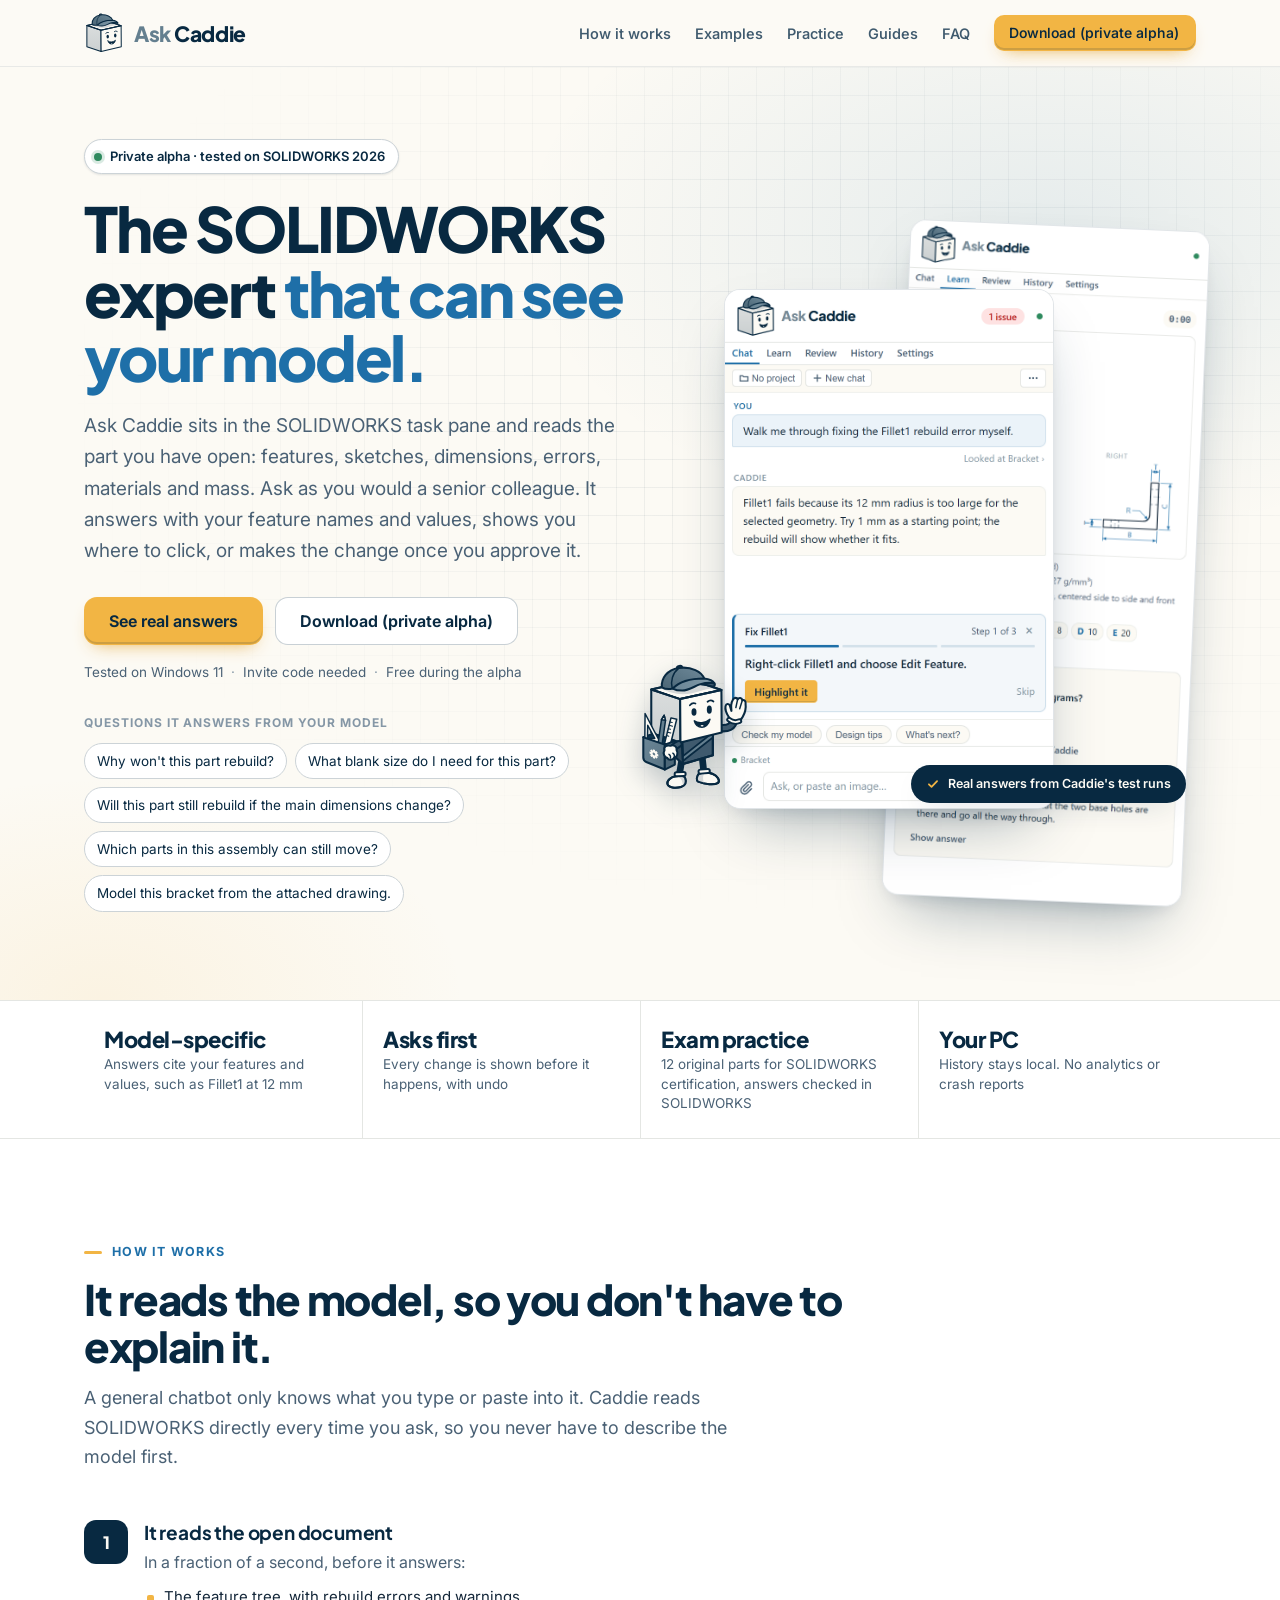
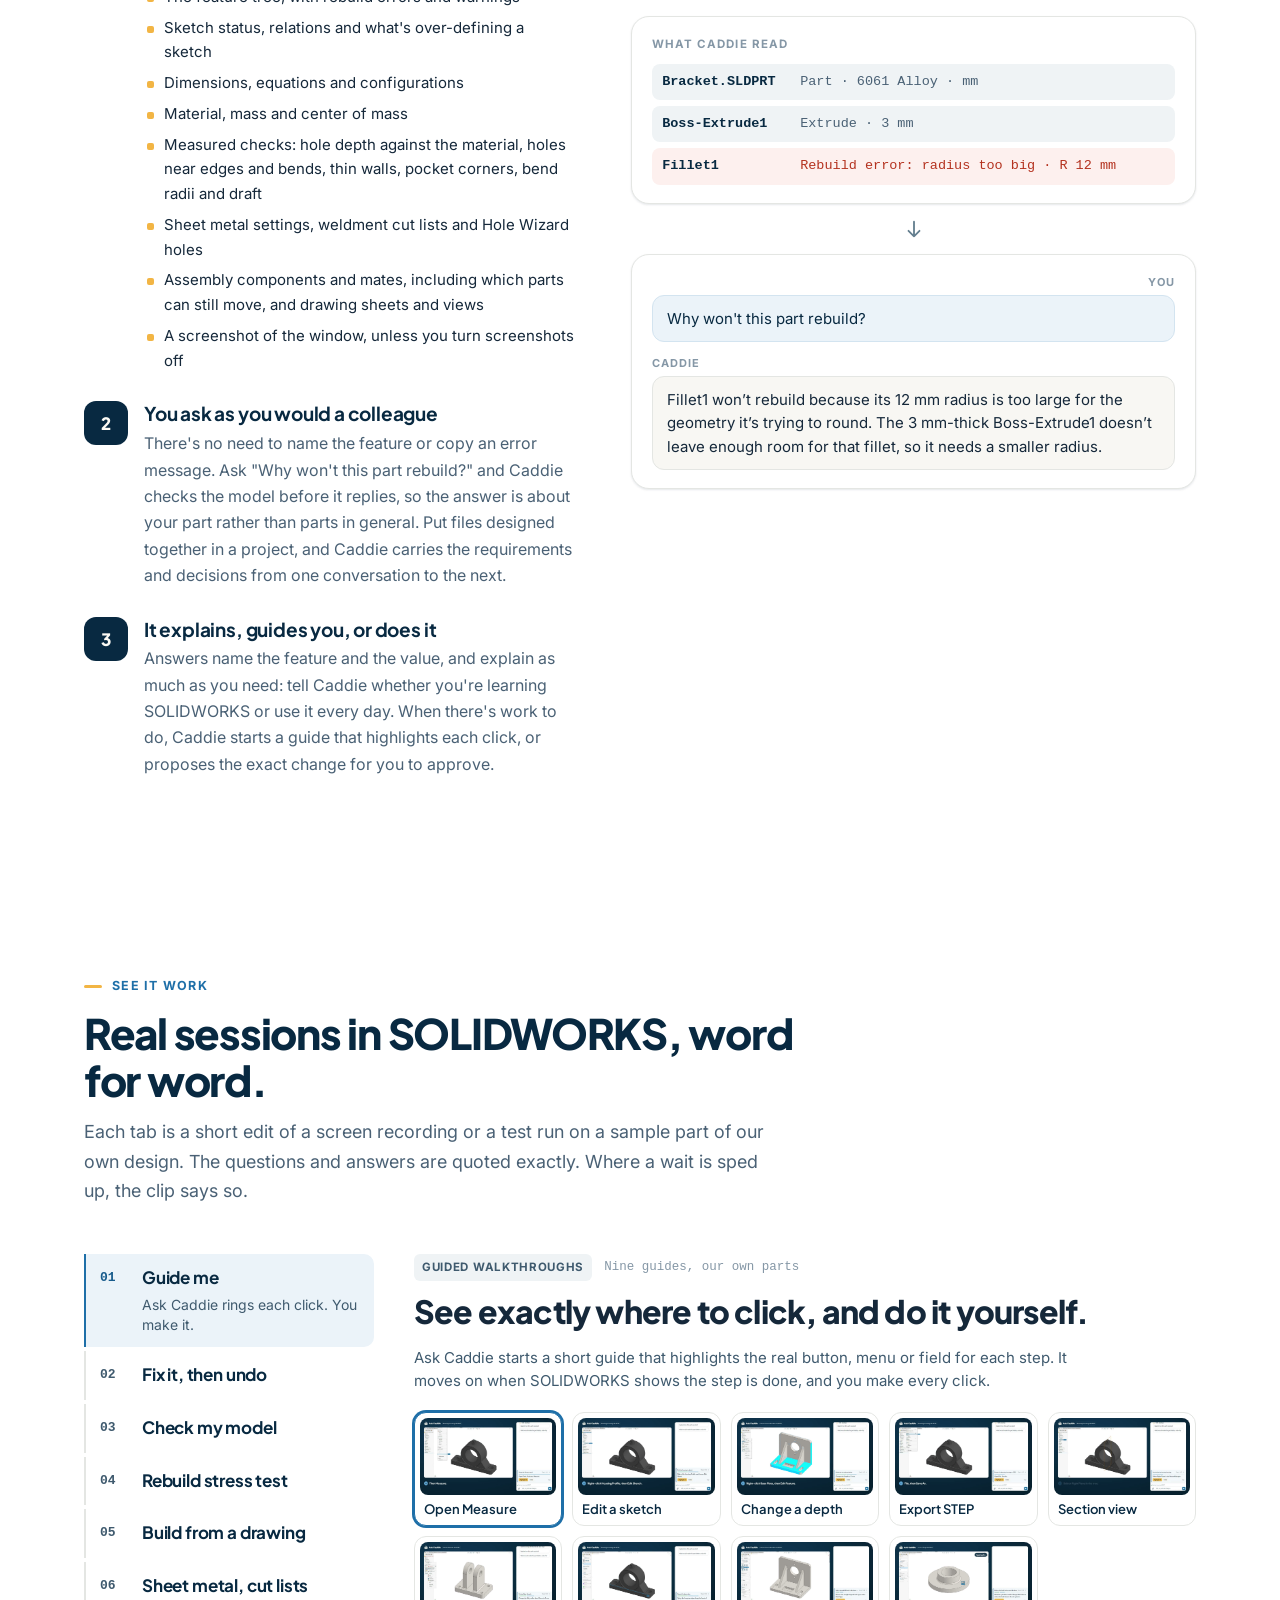
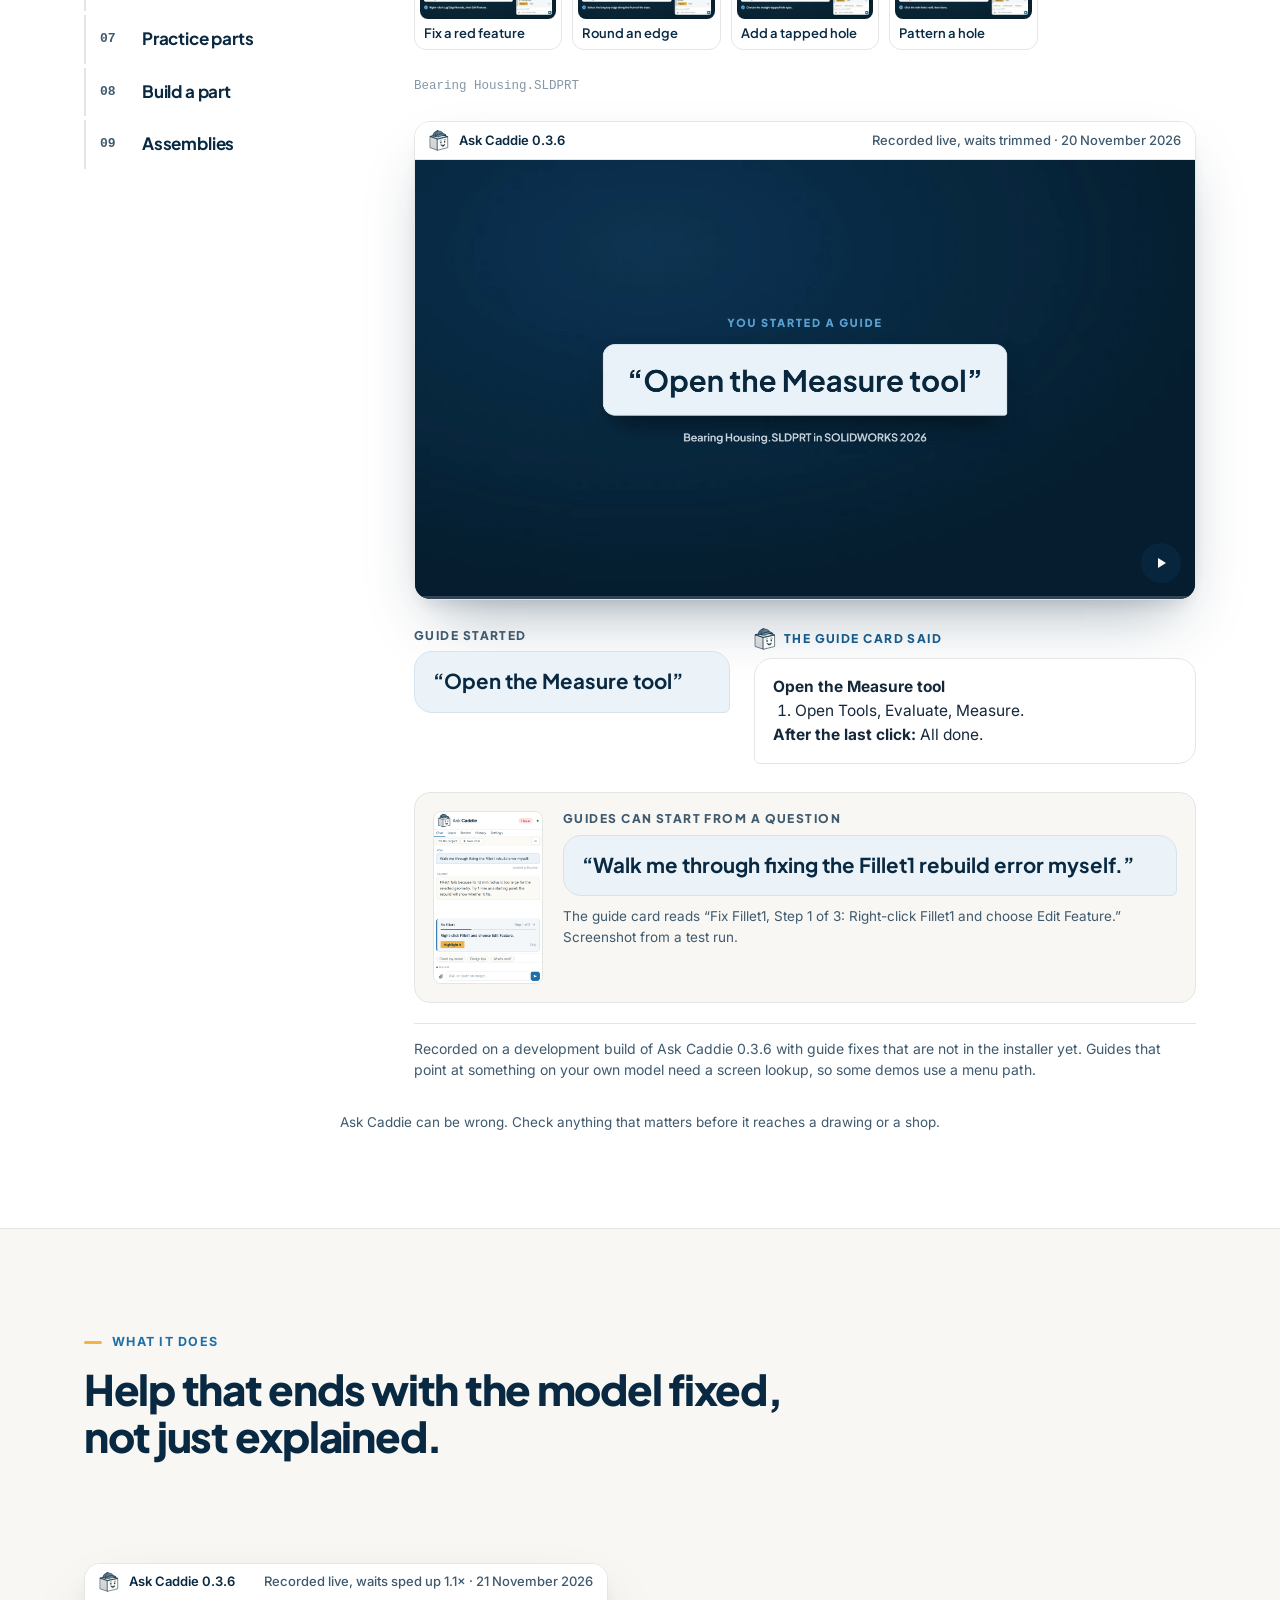
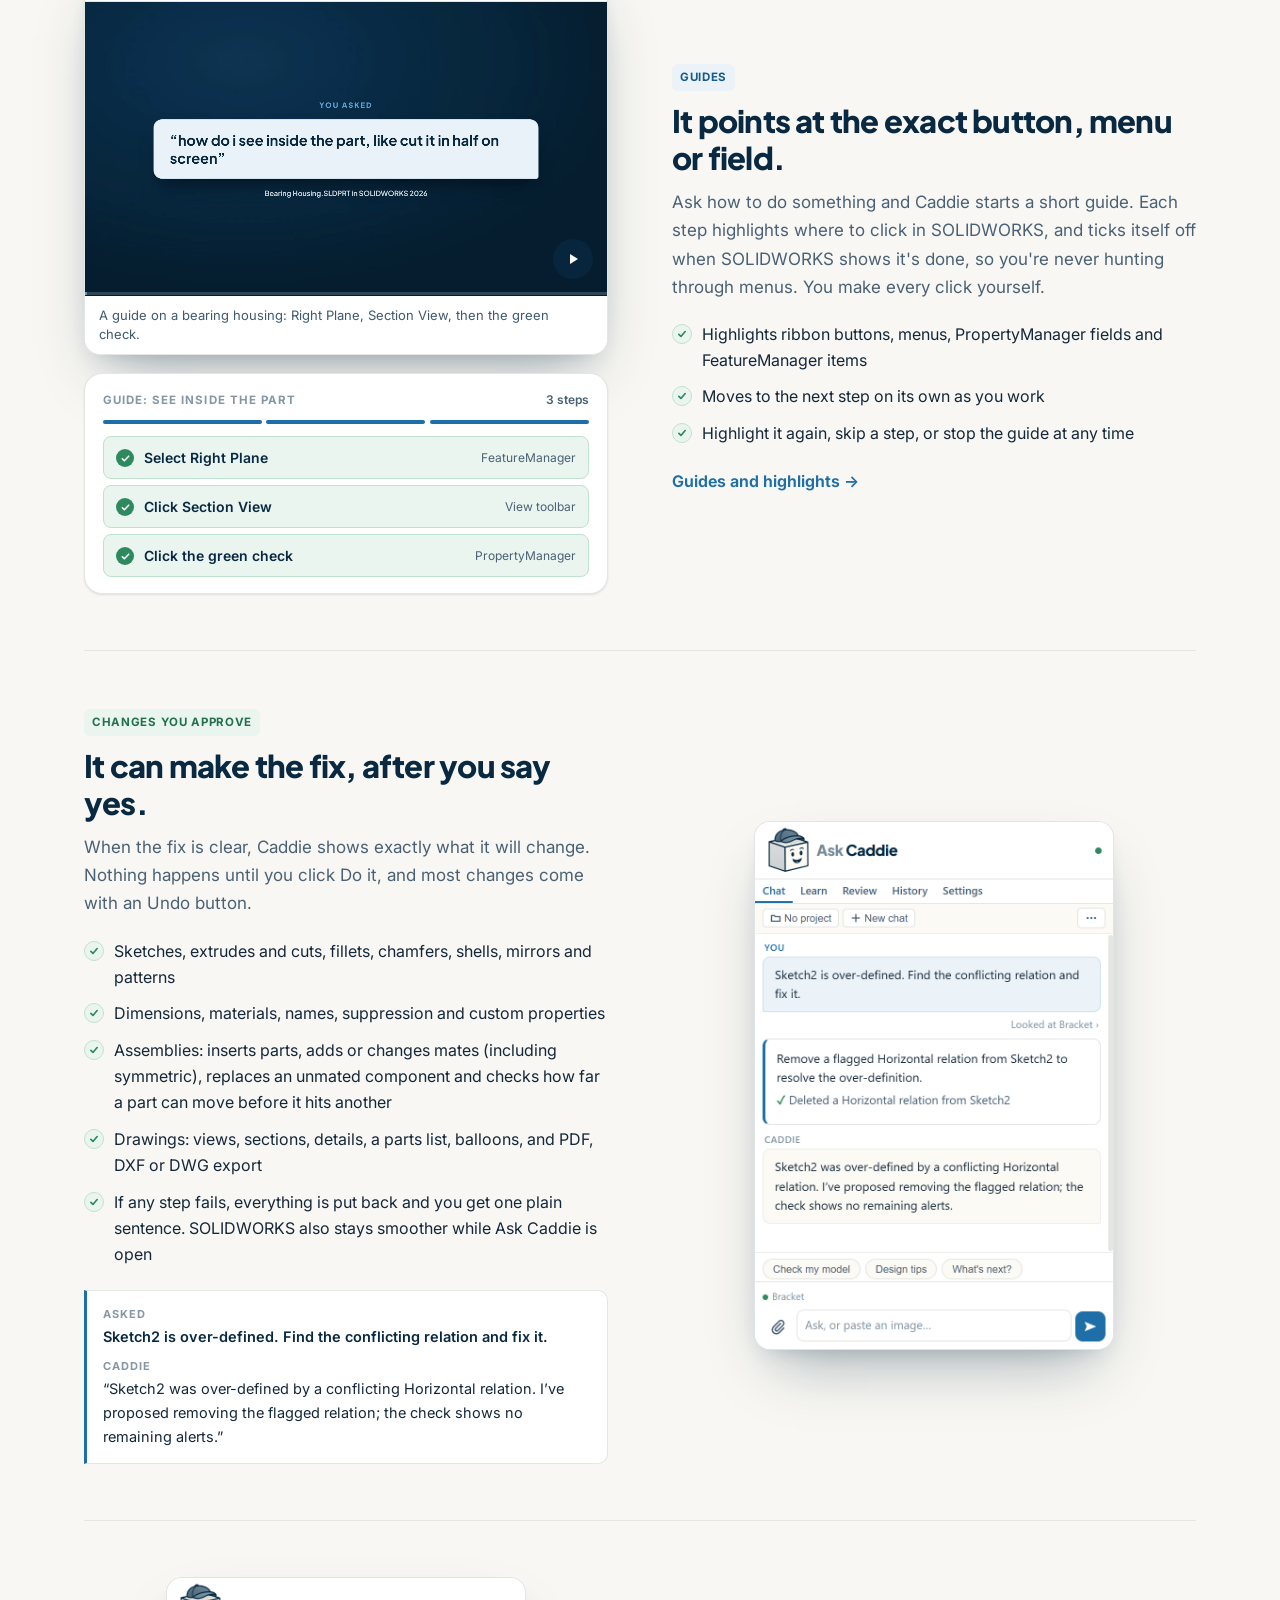
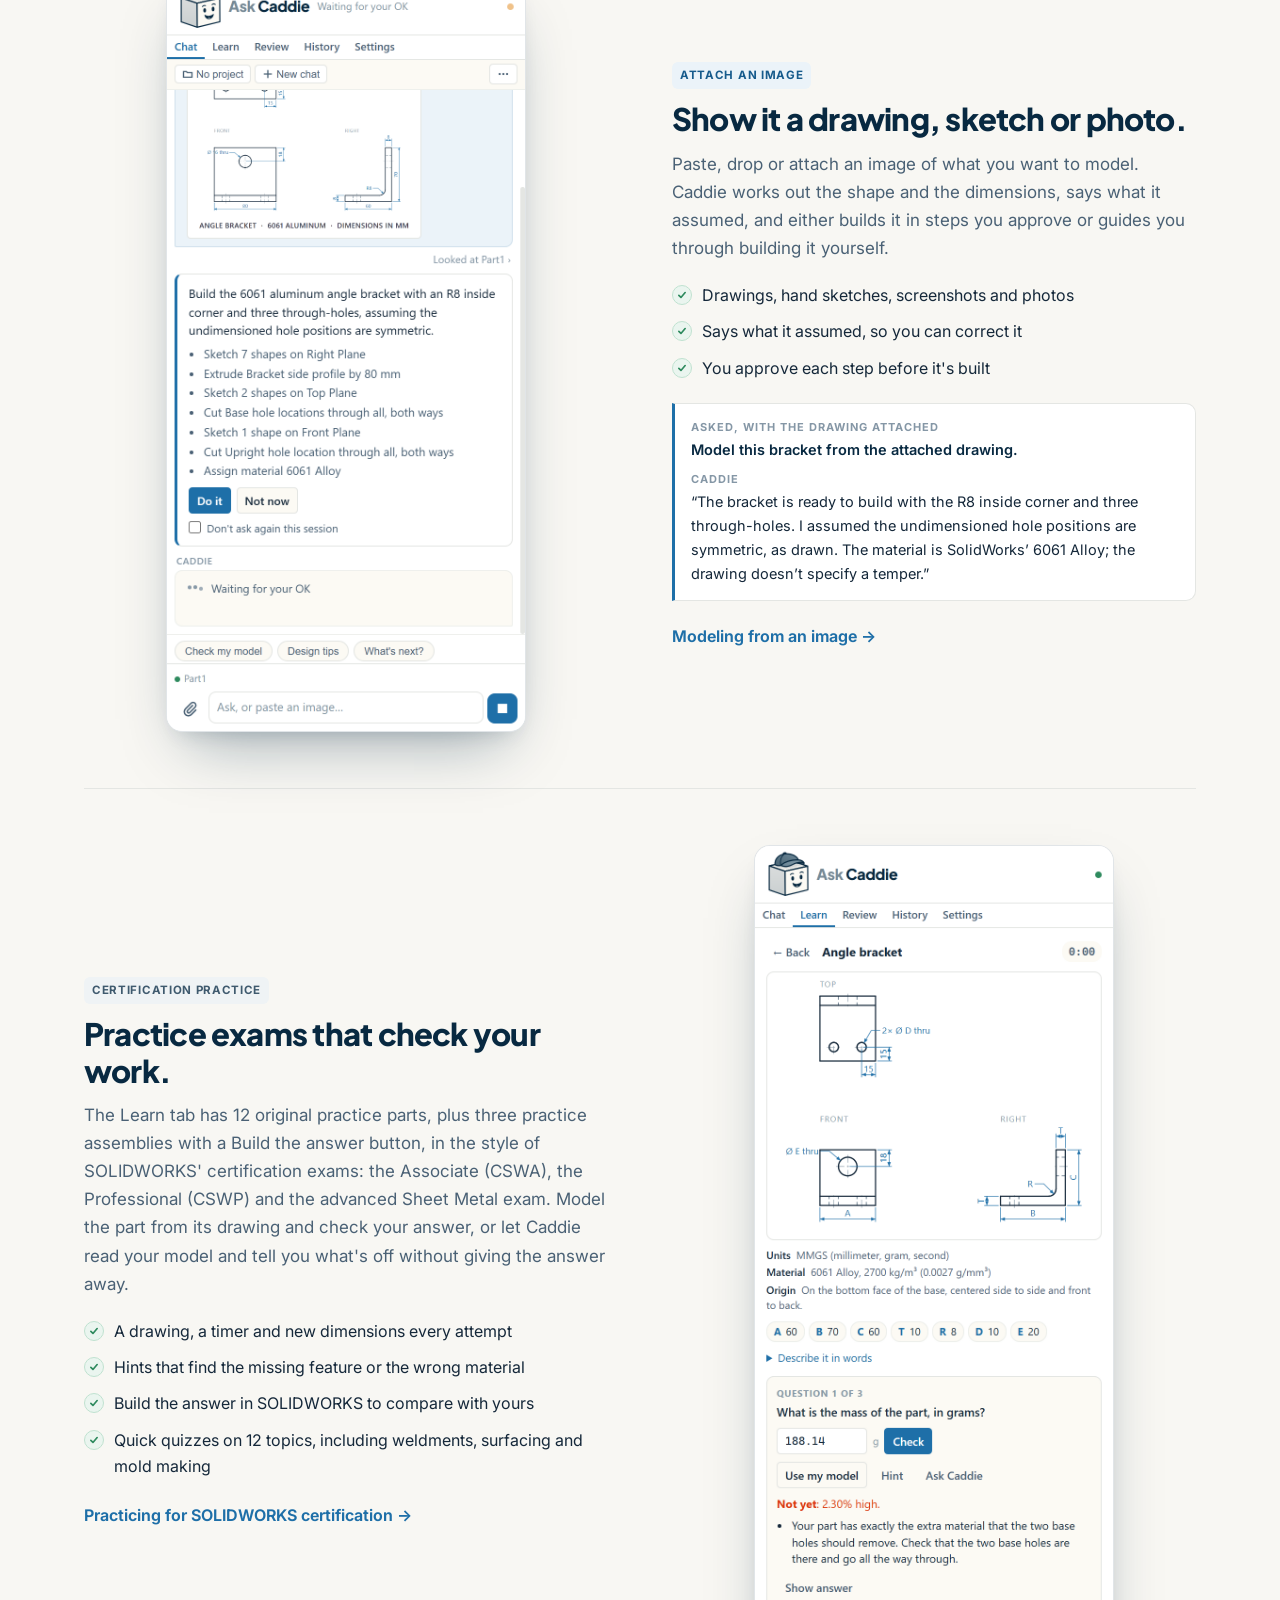
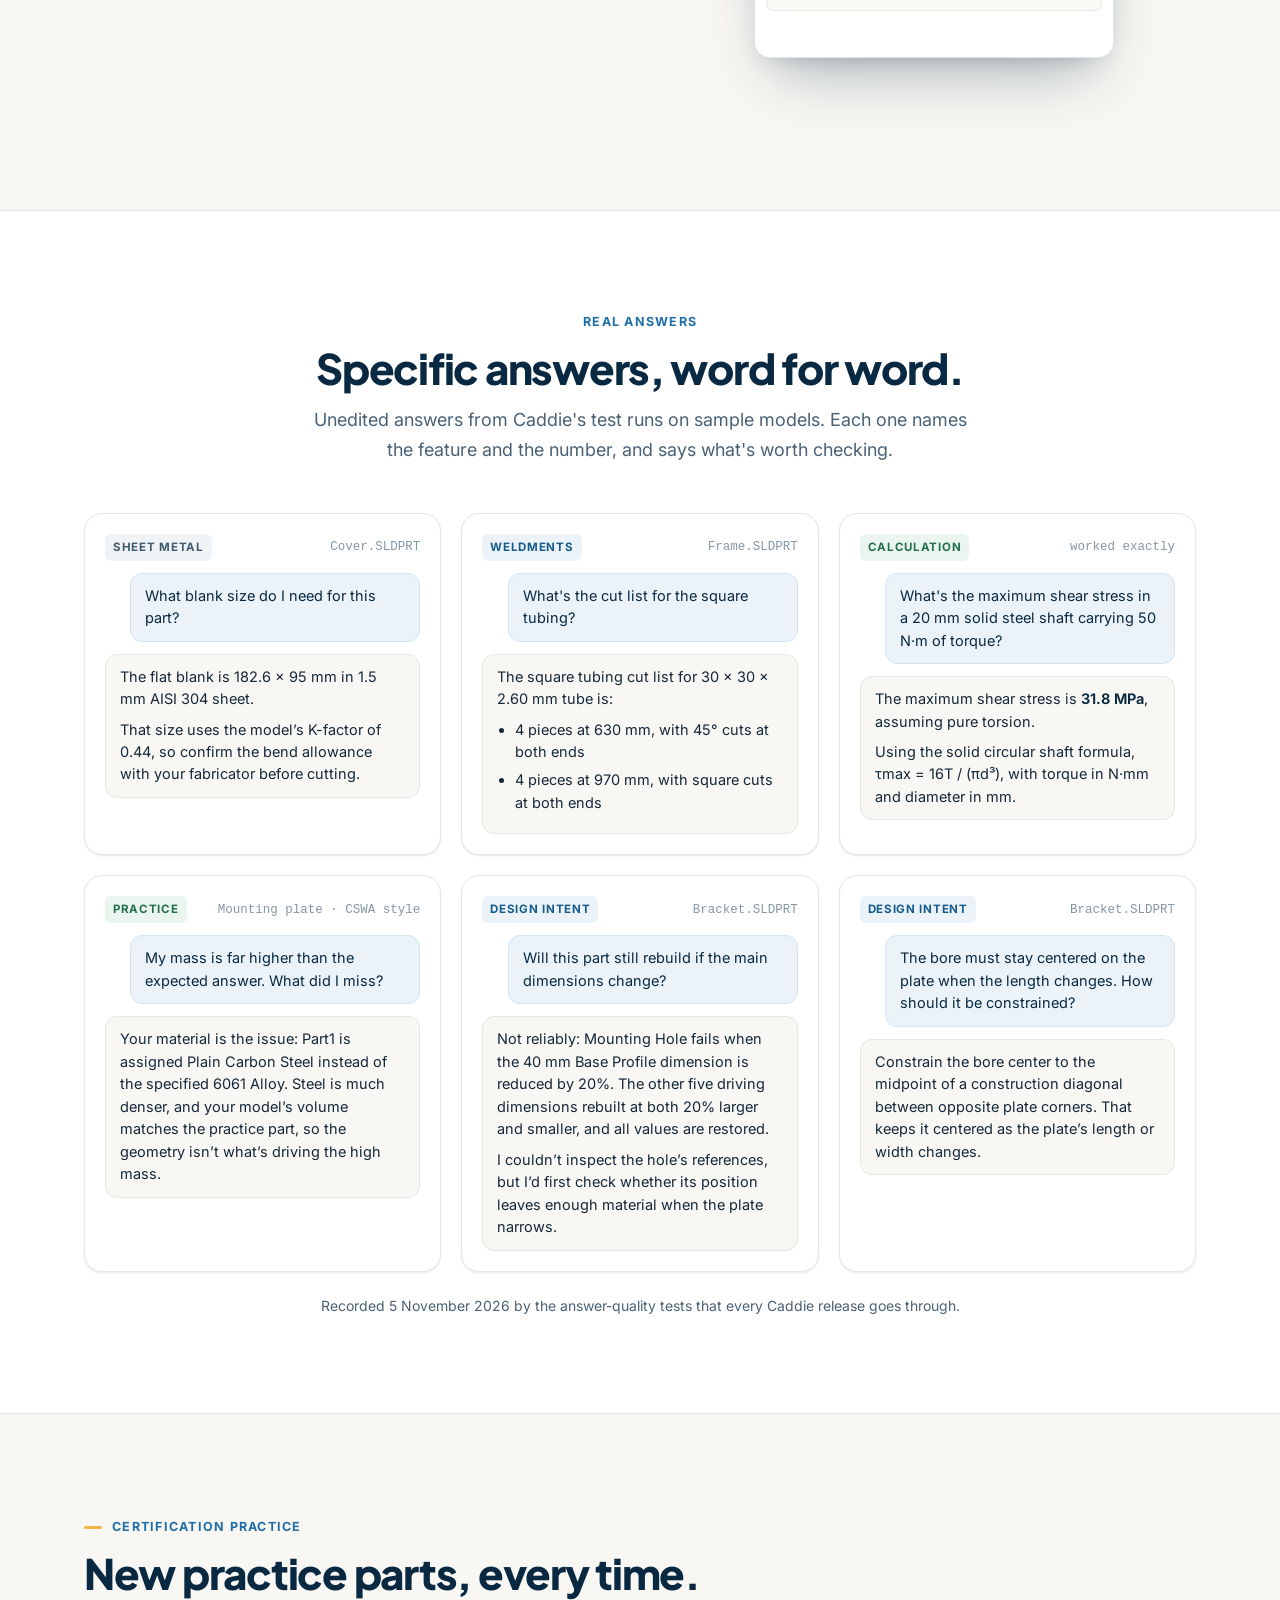
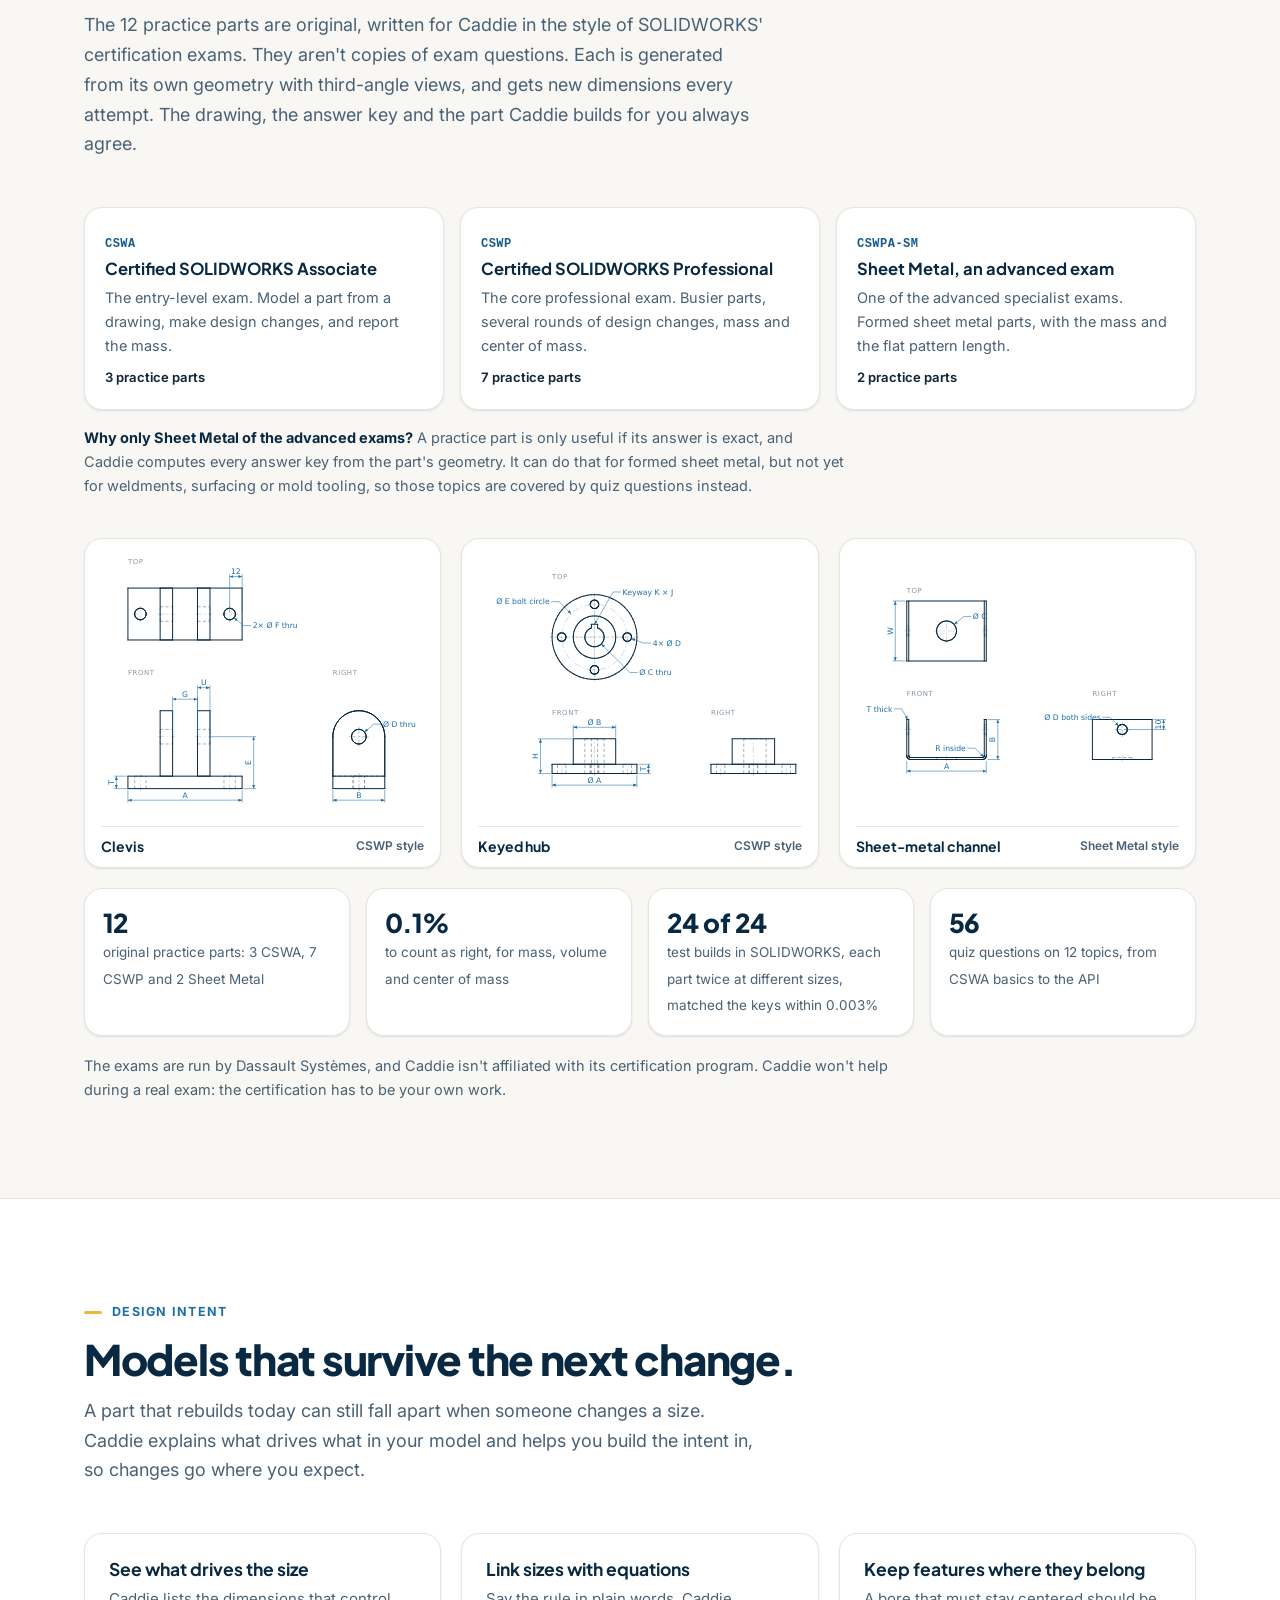
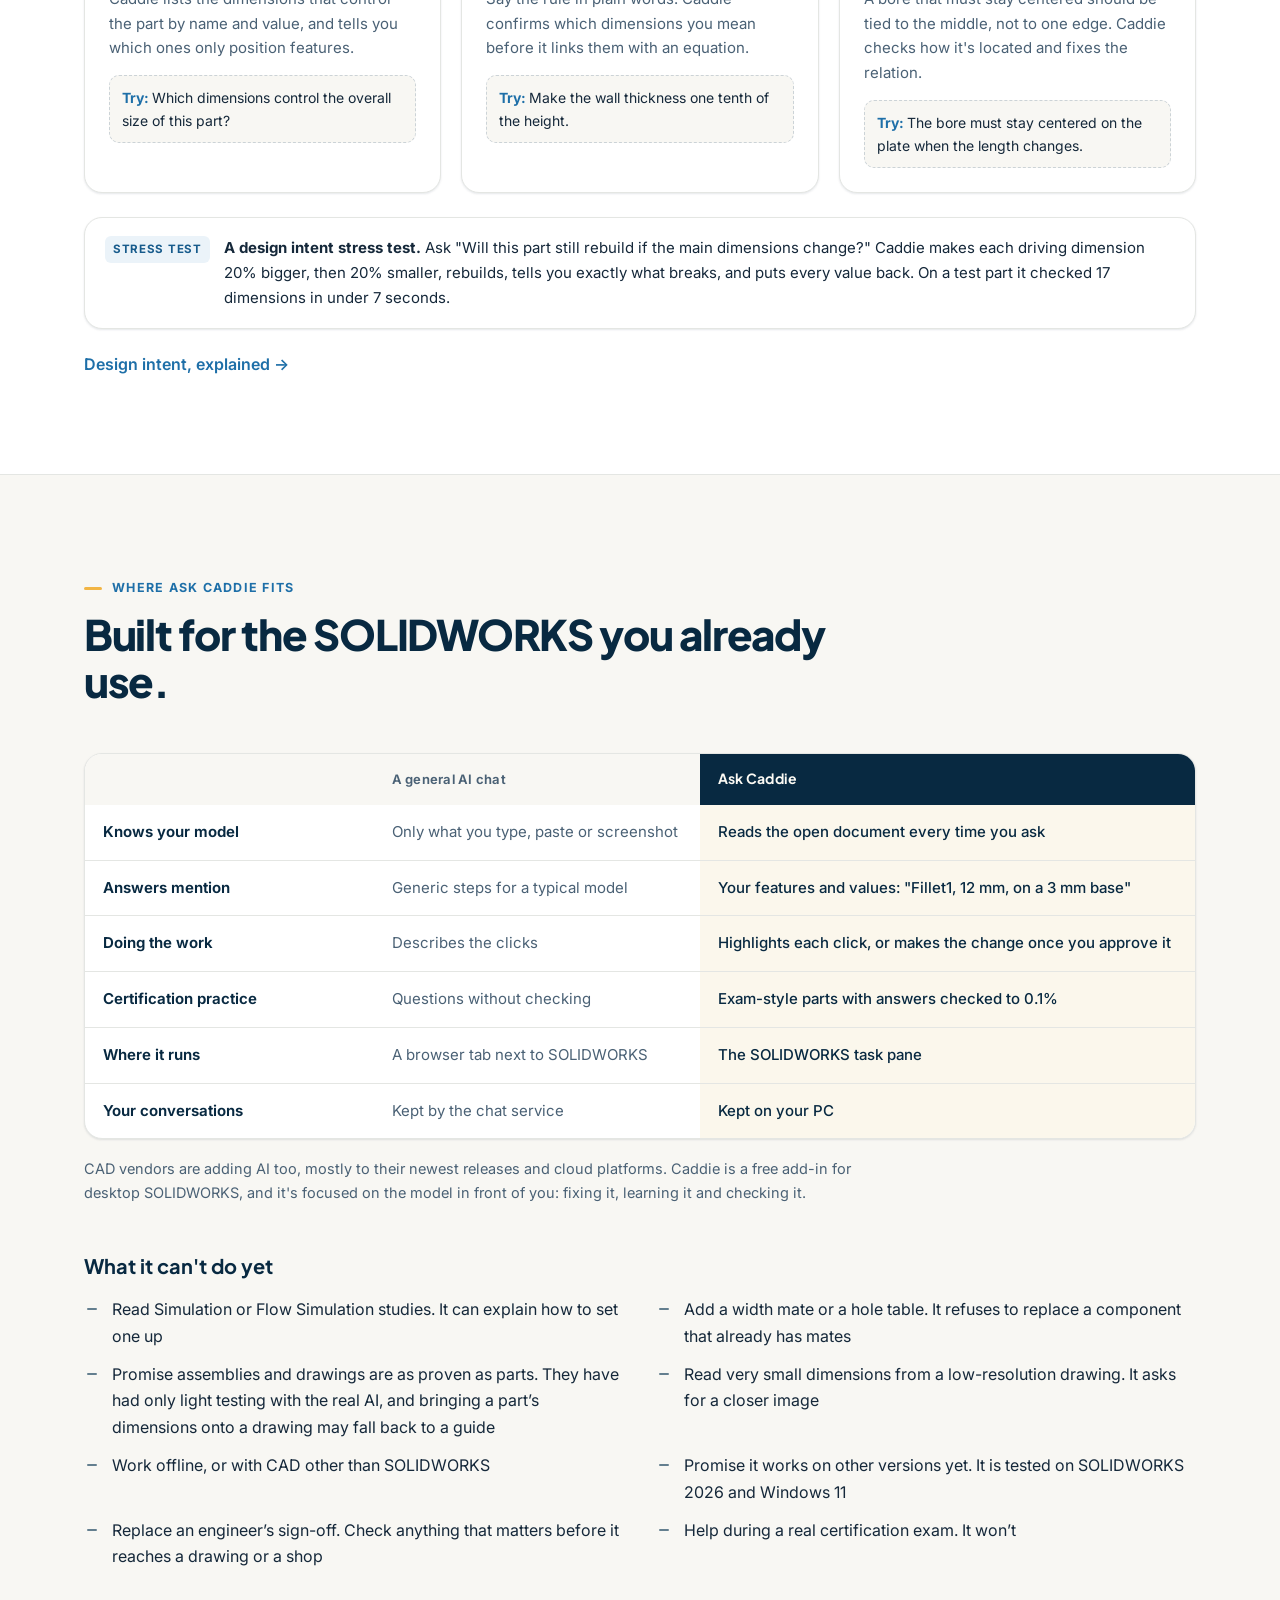
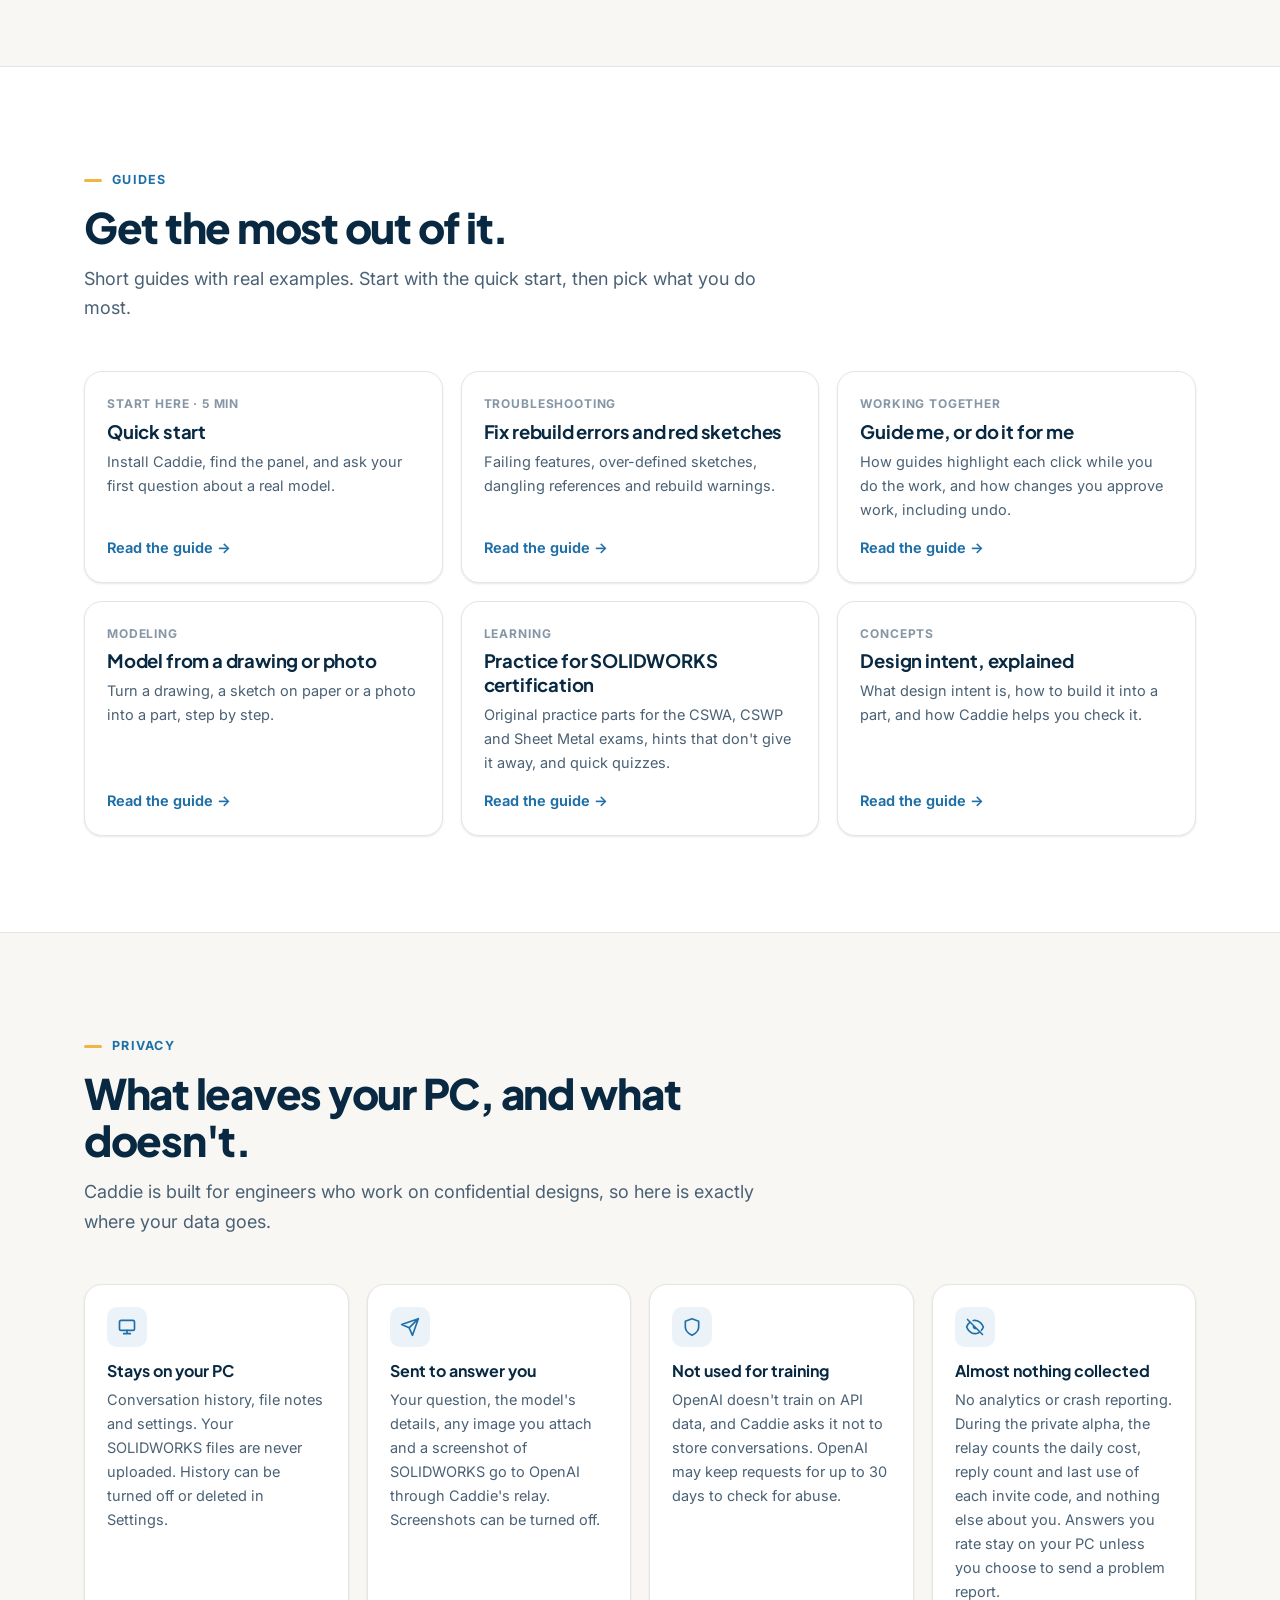
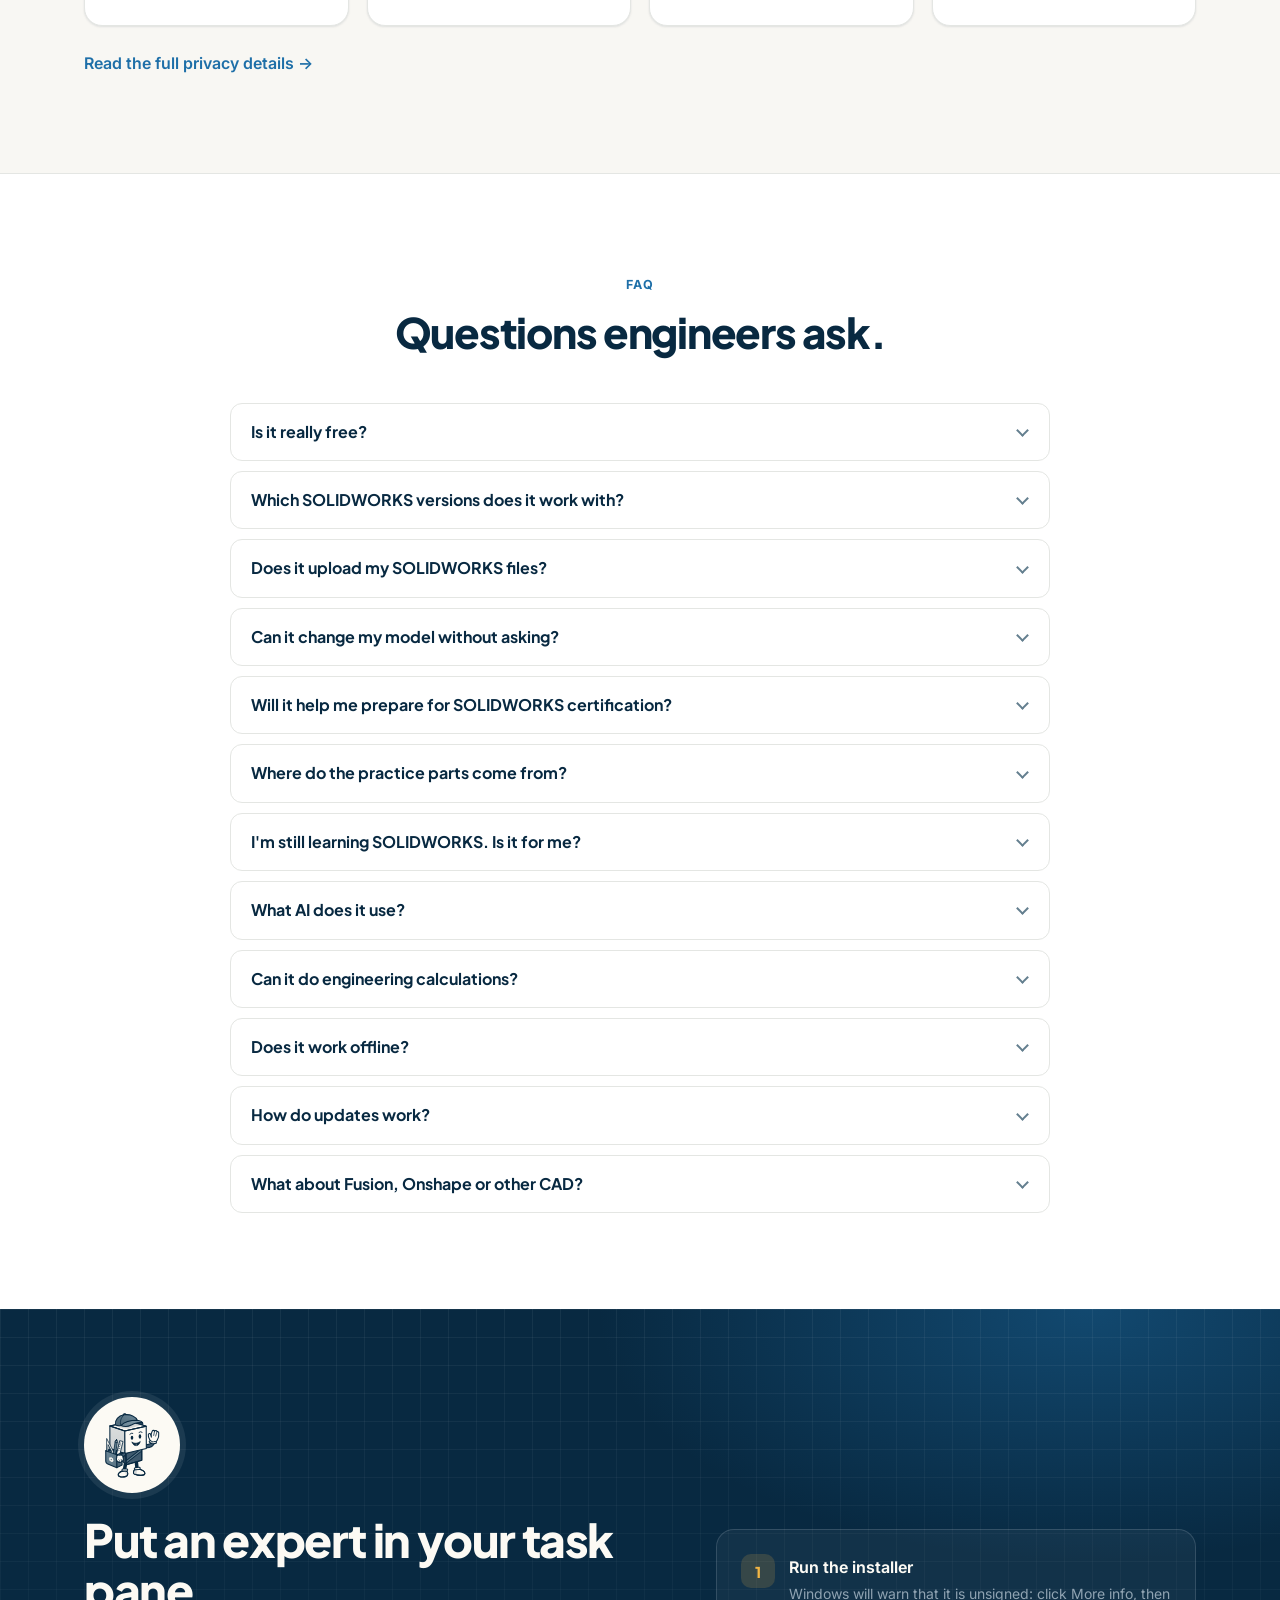
<file: index.html>
<!DOCTYPE html>
<!-- deploy check 2026-11-23 -->
<html lang="en">
<head>
  <meta charset="UTF-8">
  <meta name="viewport" content="width=device-width, initial-scale=1.0">
  <title>Ask Caddie: the AI expert inside SOLIDWORKS</title>
  <meta name="description" content="Ask Caddie is a free add-in for SOLIDWORKS that reads the model you have open and answers with your feature names. It shows you where to click, makes fixes you approve, builds assemblies and drawings, models from drawings and runs checked CSWA and CSWP practice.">
  <link rel="canonical" href="https://askcaddie.app/">
  <meta property="og:type" content="website">
  <meta property="og:url" content="https://askcaddie.app/">
  <meta property="og:title" content="Ask Caddie: the AI expert inside SOLIDWORKS">
  <meta property="og:description" content="Reads the model you have open, answers with your feature names, shows you where to click and makes fixes you approve. Free private alpha, tested on SOLIDWORKS 2026.">
  <meta property="og:image" content="https://askcaddie.app/img/og.png">
  <meta name="twitter:card" content="summary_large_image">
  <link rel="icon" type="image/svg+xml" href="img/favicon.svg">
  <link rel="icon" type="image/png" sizes="32x32" href="img/favicon.png">
  <link rel="icon" type="image/png" sizes="16x16" href="img/favicon-16.png">
  <link rel="apple-touch-icon" href="img/apple-touch-icon.png">
  <meta name="theme-color" content="#FCFAF4">
  <meta name="color-scheme" content="light">
  <link rel="preconnect" href="https://fonts.googleapis.com">
  <link rel="preconnect" href="https://fonts.gstatic.com" crossorigin>
  <link href="https://fonts.googleapis.com/css2?family=Inter:wght@400;500;600;700&family=Plus+Jakarta+Sans:wght@600;700;800&display=swap" rel="stylesheet">
  <link rel="stylesheet" href="css/site.css?v=36">
</head>
<body>

<nav class="nav" aria-label="Main">
  <div class="nav-inner">
    <a class="brand" href="./"><img src="img/caddie-head.svg" width="40" height="40" alt=""><span class="wm"><span class="wm-ask">Ask</span> Caddie</span></a>
    <ul class="nav-links">
      <li><a href="#how">How it works</a></li>
      <li><a href="#examples">Examples</a></li>
      <li><a href="#practice">Practice</a></li>
      <li><a href="docs/">Guides</a></li>
      <li><a href="#faq">FAQ</a></li>
      <li><a href="#download" class="btn btn-primary">Download (private alpha)</a></li>
    </ul>
    <button class="nav-toggle" aria-label="Menu" aria-expanded="false"><span></span><span></span><span></span></button>
  </div>
  <div class="nav-mobile">
    <a href="#how">How it works</a>
    <a href="#examples">Examples</a>
    <a href="#practice">Practice</a>
    <a href="docs/">Guides</a>
    <a href="#faq">FAQ</a>
    <a href="#download" class="btn btn-primary">Download</a>
  </div>
</nav>

<!-- ─── Hero ───────────────────────────────────────────────── -->
<header class="hero">
  <div class="container hero-grid">
    <div>
      <span class="badge"><span class="dot"></span>Private alpha · tested on SOLIDWORKS 2026</span>
      <h1>The SOLIDWORKS expert <em>that can see your model.</em></h1>
      <p class="hero-sub">Ask Caddie sits in the SOLIDWORKS task pane and reads the part you have open: features, sketches, dimensions, errors, materials and mass. Ask as you would a senior colleague. It answers with your feature names and values, shows you where to click, or makes the change once you approve it.</p>
      <div class="hero-ctas">
        <a href="#examples" class="btn btn-primary btn-lg">See real answers</a>
        <a href="#download" class="btn btn-ghost btn-lg">Download (private alpha)</a>
      </div>
      <p class="hero-meta"><span>Tested on Windows 11</span><span>Invite code needed</span><span>Free during the alpha</span></p>
      <div class="try">
        <div class="try-label">Questions it answers from your model</div>
        <div class="chips">
          <a class="chip" href="#how-demo">Why won't this part rebuild?</a>
          <a class="chip" href="#ex-blank">What blank size do I need for this part?</a>
          <a class="chip" href="#ex-intent">Will this part still rebuild if the main dimensions change?</a>
          <span class="chip">Which parts in this assembly can still move?</span>
          <a class="chip" href="#from-image">Model this bracket from the attached drawing.</a>
        </div>
      </div>
    </div>
    <div class="hero-art" aria-label="Screenshots of the Caddie panel">
      <div class="shot shot-back"><img src="img/panel-practice.png" width="760" height="1720" alt="The Learn tab: a CSWP-style angle bracket drawing, an answer marked too high and a hint that the two base holes are missing."></div>
      <div class="shot shot-front"><img src="img/panel-guide.png" width="760" height="1200" alt="The Chat tab: asked to walk through fixing the Fillet1 rebuild error, Caddie explains that its 12 mm radius is too large and opens a step-by-step guide."></div>
      <img class="hero-mascot" src="img/caddie-mascot.svg" width="98" height="112" alt="">
      <div class="hero-caption"><svg viewBox="0 0 24 24" fill="none" stroke="currentColor" stroke-width="3" stroke-linecap="round" stroke-linejoin="round" aria-hidden="true"><path d="M5 12.5l4.5 4.5L19 7"/></svg>Real answers from Caddie's test runs</div>
    </div>
  </div>
</header>

<!-- ─── Proof strip ────────────────────────────────────────── -->
<section class="proof" aria-label="At a glance">
  <div class="container proof-inner">
    <div class="proof-item"><div class="proof-num">Model-specific</div><div class="proof-label">Answers cite your features and values, such as Fillet1 at 12 mm</div></div>
    <div class="proof-item"><div class="proof-num">Asks first</div><div class="proof-label">Every change is shown before it happens, with undo</div></div>
    <div class="proof-item"><div class="proof-num">Exam practice</div><div class="proof-label">12 original parts for SOLIDWORKS certification, answers checked in SOLIDWORKS</div></div>
    <div class="proof-item"><div class="proof-num">Your PC</div><div class="proof-label">History stays local. No analytics or crash reports</div></div>
  </div>
</section>

<!-- ─── How it works ───────────────────────────────────────── -->
<section class="section" id="how">
  <div class="container">
    <div class="section-head" data-reveal>
      <span class="eyebrow">How it works</span>
      <h2 class="h2">It reads the model, so you don't have to explain it.</h2>
      <p class="lead">A general chatbot only knows what you type or paste into it. Caddie reads SOLIDWORKS directly every time you ask, so you never have to describe the model first.</p>
    </div>
    <div class="how-grid">
      <div class="how-steps">
        <div class="how-step">
          <div class="how-num">1</div>
          <div>
            <h3>It reads the open document</h3>
            <p>In a fraction of a second, before it answers:</p>
            <ul>
              <li>The feature tree, with rebuild errors and warnings</li>
              <li>Sketch status, relations and what's over-defining a sketch</li>
              <li>Dimensions, equations and configurations</li>
              <li>Material, mass and center of mass</li>
              <li>Measured checks: hole depth against the material, holes near edges and bends, thin walls, pocket corners, bend radii and draft</li>
              <li>Sheet metal settings, weldment cut lists and Hole Wizard holes</li>
              <li>Assembly components and mates, including which parts can still move, and drawing sheets and views</li>
              <li>A screenshot of the window, unless you turn screenshots off</li>
            </ul>
          </div>
        </div>
        <div class="how-step">
          <div class="how-num">2</div>
          <div>
            <h3>You ask as you would a colleague</h3>
            <p>There's no need to name the feature or copy an error message. Ask "Why won't this part rebuild?" and Caddie checks the model before it replies, so the answer is about your part rather than parts in general. Put files designed together in a project, and Caddie carries the requirements and decisions from one conversation to the next.</p>
          </div>
        </div>
        <div class="how-step">
          <div class="how-num">3</div>
          <div>
            <h3>It explains, guides you, or does it</h3>
            <p>Answers name the feature and the value, and explain as much as you need: tell Caddie whether you're learning SOLIDWORKS or use it every day. When there's work to do, Caddie starts a guide that highlights each click, or proposes the exact change for you to approve.</p>
          </div>
        </div>
      </div>

      <div class="read-demo" id="how-demo">
        <div class="card packet">
          <div class="card-label">What Caddie read</div>
          <div class="packet-rows">
            <div class="packet-row"><span class="k">Bracket.SLDPRT</span><span class="v">Part · 6061 Alloy · mm</span></div>
            <div class="packet-row"><span class="k">Boss-Extrude1</span><span class="v">Extrude · 3 mm</span></div>
            <div class="packet-row err"><span class="k">Fillet1</span><span class="v">Rebuild error: radius too big · R 12 mm</span></div>
          </div>
        </div>
        <div class="arrow-down" aria-hidden="true"><svg viewBox="0 0 24 24" fill="none" stroke="currentColor" stroke-width="2" stroke-linecap="round" stroke-linejoin="round"><path d="M12 4v16m0 0l-6-6m6 6l6-6"/></svg></div>
        <div class="card convo">
          <div><div class="who who-user">You</div><div class="bubble bubble-user">Why won't this part rebuild?</div></div>
          <div><div class="who">Caddie</div><div class="bubble bubble-ai">Fillet1 won’t rebuild because its 12 mm radius is too large for the geometry it’s trying to round. The 3 mm-thick Boss-Extrude1 doesn’t leave enough room for that fillet, so it needs a smaller radius.</div></div>
        </div>
      </div>
    </div>
  </div>
</section>

<!-- ─── Feature explorer (real recordings) ─────────────────── -->
<section class="section" id="cases">
  <div class="container">
    <div class="section-head" data-reveal>
      <span class="eyebrow">See it work</span>
      <h2 class="h2">Real sessions in SOLIDWORKS, word for word.</h2>
      <p class="lead">Each tab is a short edit of a screen recording or a test run on a sample part of our own design. The questions and answers are quoted exactly. Where a wait is sped up, the clip says so.</p>
    </div>
    <div class="explorer" data-explorer>
      <div class="x-tabs" role="tablist" aria-label="What Ask Caddie does" aria-orientation="vertical">
      <button class="x-tab" role="tab" type="button" id="x-t-guide" aria-selected="true" aria-controls="x-p-guide" tabindex="0"><span class="x-num">01</span><span class="x-name">Guide me</span><span class="x-desc">Ask Caddie rings each click. You make it.</span></button>
      <button class="x-tab" role="tab" type="button" id="x-t-fix" aria-selected="false" aria-controls="x-p-fix" tabindex="-1"><span class="x-num">02</span><span class="x-name">Fix it, then undo</span><span class="x-desc">One change, shown first. Undo puts it back.</span></button>
      <button class="x-tab" role="tab" type="button" id="x-t-check" aria-selected="false" aria-controls="x-p-check" tabindex="-1"><span class="x-num">03</span><span class="x-name">Check my model</span><span class="x-desc">Measured findings, each with its number.</span></button>
      <button class="x-tab" role="tab" type="button" id="x-t-rebuild" aria-selected="false" aria-controls="x-p-rebuild" tabindex="-1"><span class="x-num">04</span><span class="x-name">Rebuild stress test</span><span class="x-desc">What breaks if the dimensions change?</span></button>
      <button class="x-tab" role="tab" type="button" id="x-t-drawing" aria-selected="false" aria-controls="x-p-drawing" tabindex="-1"><span class="x-num">05</span><span class="x-name">Build from a drawing</span><span class="x-desc">Attach an image. Approve each step.</span></button>
      <button class="x-tab" role="tab" type="button" id="x-t-shop" aria-selected="false" aria-controls="x-p-shop" tabindex="-1"><span class="x-num">06</span><span class="x-name">Sheet metal, cut lists</span><span class="x-desc">Shop numbers from the model itself.</span></button>
      <button class="x-tab" role="tab" type="button" id="x-t-practice" aria-selected="false" aria-controls="x-p-practice" tabindex="-1"><span class="x-num">07</span><span class="x-name">Practice parts</span><span class="x-desc">CSWA, CSWP and Sheet Metal practice.</span></button>
      <button class="x-tab" role="tab" type="button" id="x-t-build" aria-selected="false" aria-controls="x-p-build" tabindex="-1"><span class="x-num">08</span><span class="x-name">Build a part</span><span class="x-desc">From a typed request to a parametric part.</span></button>
      <button class="x-tab" role="tab" type="button" id="x-t-assemblies" aria-selected="false" aria-controls="x-p-assemblies" tabindex="-1"><span class="x-num">09</span><span class="x-name">Assemblies</span><span class="x-desc">Mates, a collision check and a fully defined assembly.</span></button>
      </div>
      <div class="x-stage">
    <div class="x-panel" role="tabpanel" id="x-p-guide" aria-labelledby="x-t-guide" tabindex="0">
      <div class="x-top"><span class="tag steel">Guided walkthroughs</span><span class="ex-model">Nine guides, our own parts</span></div>
      <h3 class="x-h">See exactly where to click, and do it yourself.</h3>
      <p class="x-how g-how">Ask Caddie starts a short guide that highlights the real button, menu or field for each step. It moves on when SOLIDWORKS shows the step is done, and you make every click.</p>
      <div class="g-chips" role="group" aria-label="Choose a guide"><button class="g-chip" type="button" data-g="measure" aria-pressed="true"><img src="video/guide-measure-poster.jpg" width="160" height="90" loading="lazy" alt=""><span>Open Measure</span></button><button class="g-chip" type="button" data-g="sketch" aria-pressed="false"><img src="video/guide-edit-sketch-poster.jpg" width="160" height="90" loading="lazy" alt=""><span>Edit a sketch</span></button><button class="g-chip" type="button" data-g="feature" aria-pressed="false"><img src="video/guide-edit-feature-poster.jpg" width="160" height="90" loading="lazy" alt=""><span>Change a depth</span></button><button class="g-chip" type="button" data-g="step" aria-pressed="false"><img src="video/guide-step-export-poster.jpg" width="160" height="90" loading="lazy" alt=""><span>Export STEP</span></button><button class="g-chip" type="button" data-g="section" aria-pressed="false"><img src="video/guide-section-view-poster.jpg" width="160" height="90" loading="lazy" alt=""><span>Section view</span></button><button class="g-chip" type="button" data-g="fix" aria-pressed="false"><img src="video/guide-fix-error-poster.jpg" width="160" height="90" loading="lazy" alt=""><span>Fix a red feature</span></button><button class="g-chip" type="button" data-g="fillet" aria-pressed="false"><img src="video/guide-fillet-edge-poster.jpg" width="160" height="90" loading="lazy" alt=""><span>Round an edge</span></button><button class="g-chip" type="button" data-g="hole" aria-pressed="false"><img src="video/guide-hole-wizard-poster.jpg" width="160" height="90" loading="lazy" alt=""><span>Add a tapped hole</span></button><button class="g-chip" type="button" data-g="circular" aria-pressed="false"><img src="video/guide-bolt-circle-poster.jpg" width="160" height="90" loading="lazy" alt=""><span>Pattern a hole</span></button></div>
      <div class="g-item" id="g-measure">
        <p class="g-model"><span class="ex-model">Bearing Housing.SLDPRT</span></p>
        <figure class="frame">
          <div class="frame-bar"><img src="img/caddie-head.svg" width="20" height="20" alt=""><span class="frame-ver">Ask Caddie 0.3.6</span><span class="frame-note">Recorded live, waits trimmed &middot; 20 November 2026</span></div>
          <div class="frame-media"><video loop muted playsinline preload="none" poster="video/guide-measure-poster.jpg" aria-label="Recording: a guide opens in Ask Caddie. Rings point at Tools, then Evaluate, then Measure in SOLIDWORKS. Each is clicked, and the step ticks off with All done."><source src="video/guide-measure.mp4" type="video/mp4"><source src="video/guide-measure.webm" type="video/webm"></video><span class="frame-progress" aria-hidden="true"><i></i></span><button class="frame-play" type="button" aria-label="Pause or play the recording"></button></div>
        </figure>
        <div class="x-chat">
          <div class="x-q"><span class="chat-label">Guide started</span><div class="bubble bubble-user">&ldquo;Open the Measure tool&rdquo;</div></div>
          <div class="x-a"><span class="chat-label chat-label-ai"><img src="img/caddie-head.svg" width="22" height="22" alt="">The guide card said</span><div class="bubble bubble-ai"><p><b>Open the Measure tool</b></p><ol class="g-steps"><li>Open Tools, Evaluate, Measure.</li></ol><p><b>After the last click:</b> All done.</p></div></div>
        </div>
      </div>
      <div class="g-item" id="g-sketch" hidden>
        <p class="g-model"><span class="ex-model">Bearing Housing.SLDPRT</span></p>
        <figure class="frame">
          <div class="frame-bar"><img src="img/caddie-head.svg" width="20" height="20" alt=""><span class="frame-ver">Ask Caddie 0.3.6</span><span class="frame-note">Recorded live, waits sped up 1.7× &middot; 21 November 2026</span></div>
          <div class="frame-media"><video loop muted playsinline preload="none" poster="video/guide-edit-sketch-poster.jpg" aria-label="Recording: a three-step guide expands Housing, opens Housing Profile in Edit Sketch, then exits the sketch. Each step ticks off by itself."><source src="video/guide-edit-sketch.mp4" type="video/mp4"><source src="video/guide-edit-sketch.webm" type="video/webm"></video><span class="frame-progress" aria-hidden="true"><i></i></span><button class="frame-play" type="button" aria-label="Pause or play the recording"></button></div>
        </figure>
        <div class="x-chat">
          <div class="x-q"><span class="chat-label">Guide started</span><div class="bubble bubble-user">&ldquo;Edit the housing’s sketch&rdquo;</div></div>
          <div class="x-a"><span class="chat-label chat-label-ai"><img src="img/caddie-head.svg" width="22" height="22" alt="">The guide card said</span><div class="bubble bubble-ai"><p><b>Edit the housing’s sketch</b></p><ol class="g-steps"><li>Expand Housing in the FeatureManager.</li><li>Right-click Housing Profile and choose Edit Sketch.</li><li>Click Exit Sketch at the left of the Sketch tab.</li></ol></div></div>
        </div>
      </div>
      <div class="g-item" id="g-feature" hidden>
        <p class="g-model"><span class="ex-model">Motor Mount Bracket.SLDPRT</span></p>
        <figure class="frame">
          <div class="frame-bar"><img src="img/caddie-head.svg" width="20" height="20" alt=""><span class="frame-ver">Ask Caddie 0.3.6</span><span class="frame-note">Recorded live, waits sped up 1.4× &middot; 21 November 2026</span></div>
          <div class="frame-media"><video loop muted playsinline preload="none" poster="video/guide-edit-feature-poster.jpg" aria-label="Recording: a three-step guide edits the Base Plate feature, 12 is typed in the Depth box, and the green check is clicked."><source src="video/guide-edit-feature.mp4" type="video/mp4"><source src="video/guide-edit-feature.webm" type="video/webm"></video><span class="frame-progress" aria-hidden="true"><i></i></span><button class="frame-play" type="button" aria-label="Pause or play the recording"></button></div>
        </figure>
        <div class="x-chat">
          <div class="x-q"><span class="chat-label">Guide started</span><div class="bubble bubble-user">&ldquo;Make the base plate thicker&rdquo;</div></div>
          <div class="x-a"><span class="chat-label chat-label-ai"><img src="img/caddie-head.svg" width="22" height="22" alt="">The guide card said</span><div class="bubble bubble-ai"><p><b>Make the base plate thicker</b></p><ol class="g-steps"><li>Right-click Base Plate and choose Edit Feature.</li><li>Change the Depth to 12 mm.</li><li>Click the green check to apply it.</li></ol></div><p class="case-note">The last step ticks only when the depth dimension is 12.</p></div>
        </div>
      </div>
      <div class="g-item" id="g-step" hidden>
        <p class="g-model"><span class="ex-model">Bearing Housing.SLDPRT</span></p>
        <figure class="frame">
          <div class="frame-bar"><img src="img/caddie-head.svg" width="20" height="20" alt=""><span class="frame-ver">Ask Caddie 0.3.6</span><span class="frame-note">Recorded live, waits sped up 1.4× &middot; 21 November 2026</span></div>
          <div class="frame-media"><video loop muted playsinline preload="none" poster="video/guide-step-export-poster.jpg" aria-label="Recording: a three-step guide opens Save As, picks STEP AP214 from the type list, and clicks Save."><source src="video/guide-step-export.mp4" type="video/mp4"><source src="video/guide-step-export.webm" type="video/webm"></video><span class="frame-progress" aria-hidden="true"><i></i></span><button class="frame-play" type="button" aria-label="Pause or play the recording"></button></div>
        </figure>
        <div class="x-chat">
          <div class="x-q"><span class="chat-label">Guide started</span><div class="bubble bubble-user">&ldquo;Export the bearing housing as STEP&rdquo;</div></div>
          <div class="x-a"><span class="chat-label chat-label-ai"><img src="img/caddie-head.svg" width="22" height="22" alt="">The guide card said</span><div class="bubble bubble-ai"><p><b>Export the bearing housing as STEP</b></p><ol class="g-steps"><li>Open File, Save As.</li><li>Choose STEP AP214 (*.step; *.stp) in Save as type. You can change the name and folder here too.</li><li>Click Save.</li></ol></div><p class="case-note">The real STEP file the guide wrote is kept with the recordings.</p></div>
        </div>
      </div>
      <div class="g-item" id="g-section" hidden>
        <p class="g-model"><span class="ex-model">Bearing Housing.SLDPRT</span></p>
        <figure class="frame">
          <div class="frame-bar"><img src="img/caddie-head.svg" width="20" height="20" alt=""><span class="frame-ver">Ask Caddie 0.3.6</span><span class="frame-note">Recorded live, waits sped up 1.1× &middot; 21 November 2026</span></div>
          <div class="frame-media"><video loop muted playsinline preload="none" poster="video/guide-section-view-poster.jpg" aria-label="Recording: a guide selects Right Plane, clicks Section View, and accepts with the green check, leaving the part cut in half on screen."><source src="video/guide-section-view.mp4" type="video/mp4"><source src="video/guide-section-view.webm" type="video/webm"></video><span class="frame-progress" aria-hidden="true"><i></i></span><button class="frame-play" type="button" aria-label="Pause or play the recording"></button></div>
        </figure>
        <div class="x-chat">
          <div class="x-q"><span class="chat-label">Typed in Ask Caddie</span><div class="bubble bubble-user">&ldquo;how do i see inside the part, like cut it in half on screen&rdquo;</div></div>
          <div class="x-a"><span class="chat-label chat-label-ai"><img src="img/caddie-head.svg" width="22" height="22" alt="">The guide card said</span><div class="bubble bubble-ai"><p><b>See inside the bearing housing</b></p><ol class="g-steps"><li>Select Right Plane in the FeatureManager.</li><li>Click Section View on the heads-up View toolbar.</li><li>Click the green check mark to show the section.</li></ol></div><p class="case-note">Ask Caddie wrote this guide for that question on 20 November. The clip replays it and starts at the guide.</p></div>
        </div>
      </div>
      <div class="g-item" id="g-fix" hidden>
        <p class="g-model"><span class="ex-model">Clevis Bracket.SLDPRT</span></p>
        <figure class="frame">
          <div class="frame-bar"><img src="img/caddie-head.svg" width="20" height="20" alt=""><span class="frame-ver">Ask Caddie 0.3.6</span><span class="frame-note">Recorded live, waits sped up 1.4× &middot; 21 November 2026</span></div>
          <div class="frame-media"><video loop muted playsinline preload="none" poster="video/guide-fix-error-poster.jpg" aria-label="Recording: a four-step guide edits Lug Edge Rounds, changes the radius from 10 mm to 3 mm, accepts, and rebuilds. The rebuild error clears."><source src="video/guide-fix-error.mp4" type="video/mp4"><source src="video/guide-fix-error.webm" type="video/webm"></video><span class="frame-progress" aria-hidden="true"><i></i></span><button class="frame-play" type="button" aria-label="Pause or play the recording"></button></div>
        </figure>
        <div class="x-chat">
          <div class="x-q"><span class="chat-label">Typed in Ask Caddie</span><div class="bubble bubble-user">&ldquo;something is red in the tree, how do i fix it myself&rdquo;</div></div>
          <div class="x-a"><span class="chat-label chat-label-ai"><img src="img/caddie-head.svg" width="22" height="22" alt="">The guide card said</span><div class="bubble bubble-ai"><p><b>Fix Lug Edge Rounds</b></p><ol class="g-steps"><li>Right-click Lug Edge Rounds and choose Edit Feature.</li><li>Change the fillet radius from 10 mm to 3 mm as a starting value.</li><li>Accept the fillet with the green checkmark.</li></ol></div><p class="case-note">Ask Caddie wrote this guide for that question on 20 November. The clip replays it and starts at the guide. The guide has a fourth step, which ticks off by itself when the part rebuilds clean. The red error clears.</p></div>
        </div>
      </div>
      <div class="g-item" id="g-fillet" hidden>
        <p class="g-model"><span class="ex-model">Bearing Housing.SLDPRT</span></p>
        <figure class="frame">
          <div class="frame-bar"><img src="img/caddie-head.svg" width="20" height="20" alt=""><span class="frame-ver">Ask Caddie 0.3.6</span><span class="frame-note">Recorded live, waits sped up 2× &middot; 22 November 2026</span></div>
          <div class="frame-media"><video loop muted playsinline preload="none" poster="video/guide-fillet-edge-poster.jpg" aria-label="Recording: a three-step guide clicks Fillet on the Features tab, a line is drawn along the base's front top edge, and the radius is set to 2 mm before OK. The steps tick off by themselves."><source src="video/guide-fillet-edge.mp4" type="video/mp4"><source src="video/guide-fillet-edge.webm" type="video/webm"></video><span class="frame-progress" aria-hidden="true"><i></i></span><button class="frame-play" type="button" aria-label="Pause or play the recording"></button></div>
        </figure>
        <div class="x-chat">
          <div class="x-q"><span class="chat-label">Guide started</span><div class="bubble bubble-user">&ldquo;Round the base edge&rdquo;</div></div>
          <div class="x-a"><span class="chat-label chat-label-ai"><img src="img/caddie-head.svg" width="22" height="22" alt="">The guide card said</span><div class="bubble bubble-ai"><p><b>Round the base edge</b></p><ol class="g-steps"><li>On the Features tab, click Fillet.</li><li>Select the long top edge along the front of the base.</li><li>Set the radius to 2 mm and click OK.</li></ol></div><p class="case-note">Ask Caddie found the edge with one screen lookup and drew it as a line along the edge. The fillet was made in a test copy that was closed without saving.</p></div>
        </div>
      </div>
      <div class="g-item" id="g-hole" hidden>
        <p class="g-model"><span class="ex-model">Motor Mount Bracket.SLDPRT</span></p>
        <figure class="frame">
          <div class="frame-bar"><img src="img/caddie-head.svg" width="20" height="20" alt=""><span class="frame-ver">Ask Caddie 0.3.6</span><span class="frame-note">Recorded live, waits sped up 2.2× &middot; 22 November 2026</span></div>
          <div class="frame-media"><video loop muted playsinline preload="none" poster="video/guide-hole-wizard-poster.jpg" aria-label="Recording: an eight-step guide opens Hole Wizard, picks the tapped type, ISO and M6, then the Positions tab, the top face and a hole center, and accepts with the green check. The hole appears."><source src="video/guide-hole-wizard.mp4" type="video/mp4"><source src="video/guide-hole-wizard.webm" type="video/webm"></video><span class="frame-progress" aria-hidden="true"><i></i></span><button class="frame-play" type="button" aria-label="Pause or play the recording"></button></div>
        </figure>
        <div class="x-chat">
          <div class="x-q"><span class="chat-label">Typed in Ask Caddie</span><div class="bubble bubble-user">&ldquo;How do I add a tapped M6 hole to the top of the base plate? I&rsquo;d like to do it myself.&rdquo;</div></div>
          <div class="x-a"><span class="chat-label chat-label-ai"><img src="img/caddie-head.svg" width="22" height="22" alt="">The guide card said</span><div class="bubble bubble-ai"><p><b>Add a tapped M6 hole to the base plate</b></p><ol class="g-steps"><li>Click Hole Wizard on the Features tab.</li><li>Choose the straight tapped hole type under Hole Type.</li><li>Set Standard to ISO.</li><li>Set Size to M6.</li><li>Click the Positions tab.</li><li>Click the top face of Base Plate to start the placement sketch.</li><li>Click a clear spot on that top face to place one hole center, away from the pocket, slots, gussets and plate edges.</li><li>Click the green check to create the hole.</li></ol></div><p class="case-note">Ask Caddie wrote this guide for that question. Afterward it checked the model and replied that the hole is an ISO M6 tapped through-hole and the part rebuilt without errors.</p></div>
        </div>
      </div>
      <div class="g-item" id="g-circular" hidden>
        <p class="g-model"><span class="ex-model">Cover Flange.SLDPRT</span></p>
        <figure class="frame">
          <div class="frame-bar"><img src="img/caddie-head.svg" width="20" height="20" alt=""><span class="frame-ver">Ask Caddie 0.3.6</span><span class="frame-note">Recorded live, waits sped up 2.5× to 10× &middot; 22 November 2026</span></div>
          <div class="frame-media"><video loop muted playsinline preload="none" poster="video/guide-bolt-circle-poster.jpg" aria-label="Recording: a six-step guide opens Circular Pattern, picks the bolt hole, then the pattern axis and the bore's inside wall, sets six instances and accepts with the green check. The guide ends with All done."><source src="video/guide-bolt-circle.mp4" type="video/mp4"><source src="video/guide-bolt-circle.webm" type="video/webm"></video><span class="frame-progress" aria-hidden="true"><i></i></span><button class="frame-play" type="button" aria-label="Pause or play the recording"></button></div>
        </figure>
        <div class="x-chat">
          <div class="x-q"><span class="chat-label">Typed in Ask Caddie</span><div class="bubble bubble-user">&ldquo;How do I turn this bolt hole into six evenly spaced holes around the bore? I&rsquo;d like to do it myself.&rdquo;</div></div>
          <div class="x-a"><span class="chat-label chat-label-ai"><img src="img/caddie-head.svg" width="22" height="22" alt="">The guide card said</span><div class="bubble bubble-ai"><p><b>Pattern the bolt hole around the bore</b></p><ol class="g-steps"><li>On the Features tab, open the Linear Pattern dropdown and choose Circular Pattern.</li><li>Click the cylindrical wall of Flange Bolt Hole to select the hole feature for the pattern.</li><li>Click the pattern axis selection box under Direction 1.</li><li>Click the cylindrical inside wall of the center bore to use its axis for the pattern.</li><li>Set Number of Instances to 6. Leave the full-circle angle at 360&deg; and Equal spacing enabled.</li><li>Click the green check to create the circular pattern.</li></ol></div><p class="case-note">Ask Caddie wrote this guide for that question. Two steps, picking the hole and the green check, needed a click on Done in this take; the green check has been fixed since. Afterward Ask Caddie replied that CirPattern1 was created without errors and that the sixth hole is hidden behind the hub in this view.</p></div>
        </div>
      </div>
      <div class="x-guide"><img src="img/panel-guide.png" width="760" height="1200" loading="lazy" alt="The Chat tab after the question below: Caddie explains the rebuild error and opens a step-by-step guide."><div><span class="chat-label">Guides can start from a question</span><div class="bubble bubble-user">&ldquo;Walk me through fixing the Fillet1 rebuild error myself.&rdquo;</div><p class="x-small">The guide card reads &ldquo;Fix Fillet1, Step 1 of 3: Right-click Fillet1 and choose Edit Feature.&rdquo; Screenshot from a test run.</p></div></div>
      <p class="x-limit">Recorded on a development build of Ask Caddie 0.3.6 with guide fixes that are not in the installer yet. Guides that point at something on your own model need a screen lookup, so some demos use a menu path.</p>
    </div>
    <div class="x-panel" role="tabpanel" id="x-p-fix" aria-labelledby="x-t-fix" tabindex="0" hidden>
      <div class="x-top"><span class="tag steel">Fix it, then undo</span><span class="ex-model">Pump Housing.SLDPRT</span></div>
      <h3 class="x-h">Approve one clear change, and take it back if you want.</h3>
      <figure class="frame">
          <div class="frame-bar"><img src="img/caddie-head.svg" width="20" height="20" alt=""><span class="frame-ver">Ask Caddie 0.3.6</span><span class="frame-note">Recorded live, waits sped up and marked &middot; 20 November 2026</span></div>
          <div class="frame-media"><video loop muted playsinline preload="none" poster="video/case-fix-undo-poster.jpg" aria-label="Recording: Ask Caddie proposes reducing the Port Boss Rounds radius from 15 mm to 2 mm, the change is approved and the rebuild error clears, then Undo restores the error."><source src="video/case-fix-undo.mp4" type="video/mp4"><source src="video/case-fix-undo.webm" type="video/webm"></video><span class="frame-progress" aria-hidden="true"><i></i></span><button class="frame-play" type="button" aria-label="Pause or play the recording"></button></div>
        </figure><div class="x-chat"><div class="x-q"><span class="chat-label">Typed in Ask Caddie</span><div class="bubble bubble-user">&ldquo;What’s wrong with my part?&rdquo;</div><p class="x-how">Ask Caddie shows the exact change as a card and waits. Nothing happens until you click Do it, and Undo puts the model back as it was.</p></div><div class="x-a"><span class="chat-label chat-label-ai"><img src="img/caddie-head.svg" width="22" height="22" alt="">Ask Caddie replied</span><div class="bubble bubble-ai"><p><b>Proposed change:</b> Reduce Port Boss Rounds from 15 mm to 2 mm to give the fillet room on the port bosses.</p><p>Port Boss Rounds failed because its 15 mm radius was too large for the port geometry. I reduced it to 2 mm, and the part rebuilt without errors.</p><p>Also, 13 faces on Port Bosses, Rib, and Rib Pattern have no draft along the likely casting pull direction. Confirm the pull direction and draft requirements with the foundry.</p><p><b>After Undo:</b> Undone: Port Boss Rounds is back as it was, including its rebuild error.</p></div></div></div>
      
      <p class="x-limit">Most changes come with Undo, not all. Ask Caddie says so on the card.</p>
    </div>
    <div class="x-panel" role="tabpanel" id="x-p-check" aria-labelledby="x-t-check" tabindex="0" hidden>
      <div class="x-top"><span class="tag steel">Check my model</span><span class="ex-model">Bearing Housing.SLDPRT</span></div>
      <h3 class="x-h">See measured problems before the part goes to manufacturing.</h3>
      <figure class="frame">
          <div class="frame-bar"><img src="img/caddie-head.svg" width="20" height="20" alt=""><span class="frame-ver">Ask Caddie 0.3.6</span><span class="frame-note">Recorded live, waits sped up and marked &middot; 22 November 2026</span></div>
          <div class="frame-media"><video loop muted playsinline preload="none" poster="video/case-check-poster.jpg" aria-label="Recording: Ask Caddie checks a bearing housing and lists measured findings, with the key numbers highlighted."><source src="video/case-check.mp4" type="video/mp4"><source src="video/case-check.webm" type="video/webm"></video><span class="frame-progress" aria-hidden="true"><i></i></span><button class="frame-play" type="button" aria-label="Pause or play the recording"></button></div>
        </figure><div class="x-chat"><div class="x-q"><span class="chat-label">Asked in Ask Caddie</span><div class="bubble bubble-user">&ldquo;Check my model&rdquo;</div><p class="x-how">It measures hole depths, edge distances, spacing, wall thickness, draft and model quality, and gives each finding with its number. It also says what it did not check, such as fits, tolerances and loading.</p></div><div class="x-a"><span class="chat-label chat-label-ai"><img src="img/caddie-head.svg" width="22" height="22" alt="">Ask Caddie replied</span><div class="bubble bubble-ai"><p>The model rebuilds without errors, but Mounting Hole Left and Lube Port need attention before manufacture.</p><ul><li>Mounting Hole Left’s counterbore leaves 2.94 mm to the edge of Base, less than a common fastener guideline. Consider widening the base or moving the hole, subject to the required mounting spacing.</li><li>Lube Port has only 2 mm of drill clearance below its 8 mm thread. A common guideline is 2–3 thread pitches. Check the available material before deepening it, or shorten the thread.</li><li>For casting, I found 17 faces without draft along the likely Z pull direction. Confirm the parting direction with the foundry before adding draft.</li><li>Lube Cap is a separate solid, 2 mm from the housing. That may be intentional for a removable cap, but check how it’s meant to fit.</li></ul><p>I checked hole depths, edges, spacing and drill sizes, wall thickness, draft and model quality. Tolerances, loads and the foundry’s tooling still need review.</p></div><p class="case-note">These are the findings reported in this recording, not a complete list of everything that could be wrong with the part. Recorded on a development build of Ask Caddie 0.3.6 with prompt fixes that are not in the installer yet.</p></div></div>
      
      
    </div>
    <div class="x-panel" role="tabpanel" id="x-p-rebuild" aria-labelledby="x-t-rebuild" tabindex="0" hidden>
      <div class="x-top"><span class="tag steel">Design intent</span><span class="ex-model">Motor Mount Bracket.SLDPRT</span></div>
      <h3 class="x-h">Find out which changes will break the part, before you make them.</h3>
      <figure class="frame">
          <div class="frame-bar"><img src="img/caddie-head.svg" width="20" height="20" alt=""><span class="frame-ver">Ask Caddie 0.3.6</span><span class="frame-note">Recorded live, waits sped up and marked &middot; 19 November 2026</span></div>
          <div class="frame-media"><video loop muted playsinline preload="none" poster="video/case-rebuild-poster.jpg" aria-label="Recording: Ask Caddie rebuilds a motor mount bracket with its dimensions changed by 20 percent and reports which features break."><source src="video/case-rebuild.mp4" type="video/mp4"><source src="video/case-rebuild.webm" type="video/webm"></video><span class="frame-progress" aria-hidden="true"><i></i></span><button class="frame-play" type="button" aria-label="Pause or play the recording"></button></div>
        </figure><div class="x-chat"><div class="x-q"><span class="chat-label">Typed in Ask Caddie</span><div class="bubble bubble-user">&ldquo;Will this part still rebuild if the main dimensions change?&rdquo;</div><p class="x-how">Ask Caddie changes each driving dimension by 20 percent, rebuilds, reports what breaks, and restores every value. The reply says how many held up and how many weren’t tested.</p></div><div class="x-a"><span class="chat-label chat-label-ai"><img src="img/caddie-head.svg" width="22" height="22" alt="">Ask Caddie replied</span><div class="bubble bubble-ai"><p>Not reliably. In SOLIDWORKS rebuild tests at ±20%, reducing the Base Plate thickness broke Pocket Floor Fillet, and reducing the Upright Profile height broke Motor Bolt Hole and Motor Bolt Pattern.</p><p>The pocket is 8 mm deep in a 10 mm base, so it runs out of floor when the base gets thinner. I’d link its depth to the base thickness and retain a defined floor thickness. The motor-hole placement also needs a more robust reference or a minimum upright height.</p><p>Changes to individual Slot Profile anchor dimensions also produced warnings or split the part into two bodies. Fifteen of the 20 dimensions tested held up; nine remaining dimensions weren’t tested. All values were restored.</p></div></div></div>
      
      <p class="x-limit">It tests the dimensions that drive the model, and says which it did not test.</p>
    </div>
    <div class="x-panel" role="tabpanel" id="x-p-drawing" aria-labelledby="x-t-drawing" tabindex="0" hidden>
      <div class="x-top"><span class="tag steel">Attach an image</span><span class="ex-model">Angle bracket</span></div>
      <h3 class="x-h">Turn a drawing, sketch or photo into a part, step by step.</h3>
      <figure class="frame">
          <div class="frame-bar"><img src="img/caddie-head.svg" width="20" height="20" alt=""><span class="frame-ver">Ask Caddie 0.3.6</span><span class="frame-note">Recorded live, waits sped up and marked &middot; 22 November 2026</span></div>
          <div class="frame-media"><video loop muted playsinline preload="none" poster="video/case-drawing-poster.jpg" aria-label="Recording: a drawing of an angle bracket is attached in Ask Caddie. Ask Caddie proposes the build in stages, each approved with Do it, and the bracket appears in SOLIDWORKS with its holes."><source src="video/case-drawing.mp4" type="video/mp4"><source src="video/case-drawing.webm" type="video/webm"></video><span class="frame-progress" aria-hidden="true"><i></i></span><button class="frame-play" type="button" aria-label="Pause or play the recording"></button></div>
        </figure><div class="x-chat"><div class="x-q"><span class="chat-label">Sent in Ask Caddie, with the drawing attached</span><div class="bubble bubble-user">&ldquo;Build this part from the drawing.&rdquo;</div><p class="x-how">You attach an image. Ask Caddie works out the shape and dimensions, says what it assumed, and proposes the build in stages you approve with Do it. It can also guide you through building it yourself.</p></div><div class="x-a"><span class="chat-label chat-label-ai"><img src="img/caddie-head.svg" width="22" height="22" alt="">Ask Caddie replied</span><div class="bubble bubble-ai"><p>Built the bracket in SOLIDWORKS with the R8 inside fillet, two Ø10 base holes, one Ø16 upright hole, and 6061 Alloy assigned.</p><p>I assumed the holes are symmetric across the width, as shown. The model also passed a 10% dimension-change test.</p></div><p class="case-note">The recording starts with a new empty part. Ask Caddie built it in four stages, each approved with Do it. One stage was rolled back by Ask Caddie&rsquo;s own check and redone. The part was not saved. Recorded on a development build of Ask Caddie 0.3.6 with fixes that are not in the installer yet.</p></div></div>
      <div class="x-guide"><img src="img/angle-drawing.png" width="908" height="803" loading="lazy" alt="The drawing that was attached: an aluminum angle bracket with an R8 inside bend, two Ø10 base holes and one Ø16 hole in the upright."><div><span class="chat-label">The drawing that was attached</span><p class="x-small">Our own drawing of a 6061 aluminum angle bracket: 80 mm wide, 8 mm legs, R8 inside bend, two Ø10 holes in the base and one Ø16 hole in the upright.</p></div></div>
      <p class="x-limit">Recorded on a sample drawing of our own. Ask Caddie states what it assumed, and the stages are built only when you approve them.</p>
    </div>
    <div class="x-panel" role="tabpanel" id="x-p-shop" aria-labelledby="x-t-shop" tabindex="0" hidden>
      <div class="x-top"><span class="tag steel">Sheet metal and weldments</span><span class="ex-model">Channel Bracket.SLDPRT</span></div>
      <h3 class="x-h">Get the shop’s numbers straight from the model.</h3>
      <figure class="frame">
          <div class="frame-bar"><img src="img/caddie-head.svg" width="20" height="20" alt=""><span class="frame-ver">Ask Caddie 0.3.6</span><span class="frame-note">Recorded live &middot; 22 November 2026</span></div>
          <div class="frame-media"><video loop muted playsinline preload="none" poster="video/case-shop-poster.jpg" aria-label="Recording: the question about the blank size and cut list is asked on a sheet metal channel bracket, and the reply gives a 141.42 by 120 mm blank and the cut list."><source src="video/case-shop.mp4" type="video/mp4"><source src="video/case-shop.webm" type="video/webm"></video><span class="frame-progress" aria-hidden="true"><i></i></span><button class="frame-play" type="button" aria-label="Pause or play the recording"></button></div>
        </figure><div class="x-chat"><div class="x-q"><span class="chat-label">Typed in Ask Caddie</span><div class="bubble bubble-user">&ldquo;What size blank do I need to cut for this part, and what does the cut list say?&rdquo;</div><p class="x-how">Ask Caddie reads sheet metal settings, weldment cut lists and Hole Wizard details from the features themselves. The answer is only as right as the settings in the model.</p></div><div class="x-a"><span class="chat-label chat-label-ai"><img src="img/caddie-head.svg" width="22" height="22" alt="">Ask Caddie replied</span><div class="bubble bubble-ai"><p>Cut a blank <strong>141.42 × 120 mm</strong> from 2 mm AISI 1020 sheet. That’s the SOLIDWORKS flat-pattern bounding size, based on the model’s K-factor of 0.5; confirm the bend allowance with your fabricator.</p><p>The cut list, Sheet&lt;1&gt;, calls for one body with two cutouts and two bends at a 2 mm inside radius. It reports a finished mass of 267.09 g.</p></div><p class="case-note">The part is our own Channel Bracket: a 2 mm U-channel, 80 mm wide with 30 mm legs. Recorded on a development build of Ask Caddie 0.3.6.</p></div></div>
      <div class="x-pair"><span class="chat-label">A second question, on a weldment frame</span><div class="bubble bubble-user">&ldquo;What’s the cut list for the square tubing?&rdquo;</div><div class="bubble bubble-ai"><p>The square tubing cut list for 30 × 30 × 2.60 mm tube is:</p><ul><li>4 pieces at 630 mm, with 45° cuts at both ends</li><li>4 pieces at 970 mm, with square cuts at both ends</li></ul></div></div>
      <p class="x-limit">The first reply is from the recording; the second is from a test run on a sample weldment of our own. Check the bend allowance with your fabricator before cutting.</p>
    </div>
    <div class="x-panel" role="tabpanel" id="x-p-practice" aria-labelledby="x-t-practice" tabindex="0" hidden>
      <div class="x-top"><span class="tag steel">Certification practice</span><span class="ex-model">Learn tab</span></div>
      <h3 class="x-h">Practice for certification with checked answers.</h3>
      <figure class="frame">
          <div class="frame-bar"><img src="img/caddie-head.svg" width="20" height="20" alt=""><span class="frame-ver">Ask Caddie 0.3.6</span><span class="frame-note">Recorded live, one wait sped up and marked &middot; 22 November 2026</span></div>
          <div class="frame-media"><video loop muted playsinline preload="none" poster="video/case-practice-poster.jpg" aria-label="Recording: in the Learn tab, Use my model says the mass is 192.59% high, the hint points at the material, the material is changed to 6061 Alloy, and Use my model then says Right, 160.32 g."><source src="video/case-practice.mp4" type="video/mp4"><source src="video/case-practice.webm" type="video/webm"></video><span class="frame-progress" aria-hidden="true"><i></i></span><button class="frame-play" type="button" aria-label="Pause or play the recording"></button></div>
        </figure><div class="x-chat"><div class="x-q"><span class="chat-label">Clicked in the Learn tab</span><div class="bubble bubble-user">&ldquo;Use my model&rdquo;</div><p class="x-how">The Learn tab gives 12 original practice parts in exam style, with a drawing and a timer. Check your answer, use your own model, or ask for a hint that finds what’s missing without giving it away.</p></div><div class="x-a"><span class="chat-label chat-label-ai"><img src="img/caddie-head.svg" width="22" height="22" alt="">Ask Caddie replied</span><div class="bubble bubble-ai"><p><strong>Not yet: 192.59% high.</strong></p><p>Hint: &ldquo;Your material’s density is 7,900 kg/m³, but the problem uses 6061 Alloy at 2700 kg/m³.&rdquo;</p><p>After the material was changed to 6061 Alloy: <strong>Right. 160.32 g.</strong></p></div><p class="case-note">The part is Mounting plate, a practice part generated by Ask Caddie, not exam material. It was built with the wrong material off camera. In the recording the material change was made by our test harness, not with the mouse. These checks run on your PC with no AI call.</p></div></div>
      
      <p class="x-limit">Recorded on a development build of Ask Caddie 0.3.6. Ask Caddie won’t help during a real exam: the certification has to be your own work.</p>
    </div>
    <div class="x-panel" role="tabpanel" id="x-p-build" aria-labelledby="x-t-build" tabindex="0" hidden>
      <div class="x-top"><span class="tag steel">Generative modeling</span><span class="ex-model">Examples built on a new empty part</span></div>
      <h3 class="x-h">Describe a part. Watch it get built.</h3>
      <p class="x-how g-how">Ask Caddie checks the request against real geometry, says what it assumed, and builds the part in SOLIDWORKS with features and fully defined sketches. Change a size afterward and the part follows.</p>
      <div class="g-chips" role="group" aria-label="Choose an example"><button class="g-chip" type="button" data-g="housing" aria-pressed="true"><img src="video/build-housing-poster.jpg" width="160" height="90" loading="lazy" alt=""><span>Gear pump housing</span></button><button class="g-chip" type="button" data-g="bracket" aria-pressed="false"><img src="video/build-bracket-poster.jpg" width="160" height="90" loading="lazy" alt=""><span>Machine bracket</span></button><button class="g-chip" type="button" data-g="impeller" aria-pressed="false"><img src="video/build-impeller-poster.jpg" width="160" height="90" loading="lazy" alt=""><span>Pump impeller</span></button><button class="g-chip" type="button" data-g="duct" aria-pressed="false"><img src="video/build-duct-poster.jpg" width="160" height="90" loading="lazy" alt=""><span>HVAC duct</span></button><button class="g-chip" type="button" data-g="carrier" aria-pressed="false"><img src="video/build-carrier-poster.jpg" width="160" height="90" loading="lazy" alt=""><span>Planet carrier</span></button></div>
      <div class="g-item" id="g-housing">
        <p class="g-model"><span class="ex-model">A new empty part</span></p>
        <figure class="frame">
          <div class="frame-bar"><img src="img/caddie-head.svg" width="20" height="20" alt=""><span class="frame-ver">Ask Caddie 0.3.6</span><span class="frame-note">Recorded live, waits sped up and marked &middot; 23 November 2026</span></div>
          <div class="frame-media"><video loop muted playsinline preload="none" poster="video/build-housing-poster.jpg" aria-label="Recording: a long gear pump housing request is typed on a new empty part. Ask Caddie builds overlapping gear pockets, bosses, tapped holes and ports. One rib stage fails and is put back, and webs are built instead. Ask Caddie flags that the pockets leave no gear clearance, asks about the feet, and after Yes, go ahead builds the feet and slots."><source src="video/build-housing.mp4" type="video/mp4"><source src="video/build-housing.webm" type="video/webm"></video><span class="frame-progress" aria-hidden="true"><i></i></span><button class="frame-play" type="button" aria-label="Pause or play the recording"></button></div>
        </figure>
        <div class="x-chat x-chat-stack">
          <div class="x-q"><span class="chat-label">Typed on a new empty part</span><div class="bubble bubble-user">&ldquo;Design a cast gear pump housing: a 140 by 100 by 42 mm body, open on the front, with two overlapping 50 mm gear pockets on centers 40 mm apart, 36 mm deep for 36 mm wide gears, leaving a 6 mm back wall; a front mounting face with eight M6 tapped holes, 12 mm deep, around the pockets; two bearing bosses 36 mm across and 15 mm tall on the back, on the gear centers, with 20 mm bores through; 25 mm inlet and outlet ports through the long sides into the mesh area, on 40 mm square pads 3 mm proud; four 5 mm ribs on the back joining the bosses to the top and bottom edges; and two mounting feet along the bottom, 20 mm wide and 10 mm thick, with 9 by 20 mm slots, mirrored left to right.&rdquo;</div></div>
          <div class="x-a"><span class="chat-label chat-label-ai"><img src="img/caddie-head.svg" width="22" height="22" alt="">Ask Caddie asked</span><div class="bubble bubble-ai"><p>The SOLIDWORKS housing core, ports, bearing bosses, cover taps and rear webs are built. The mounting feet remain.</p><p>The 36 mm pockets leave no axial running clearance for 36 mm gears, so that needs to be resolved before manufacture.</p><p>For the feet, can I use a 30 mm forward projection from the front face, centered at x = ±55 mm?</p></div></div><div class="x-q"><span class="chat-label">You replied</span><div class="bubble bubble-user"><p>Yes, go ahead.</p></div></div><div class="x-a"><span class="chat-label chat-label-ai"><img src="img/caddie-head.svg" width="22" height="22" alt="">After the build</span><div class="bubble bubble-ai"><p>Added both mounting feet and their 9 × 20 mm slots in SOLIDWORKS, using the agreed positions and projection.</p><p>The 36 mm pockets still leave no axial running clearance for the gears. Also, the housing has no material assigned.</p></div></div>
          <p class="case-note">Built in 17 features, one solid body, with all 11 sketches fully defined and no rebuild errors, checked outside the recording. This was the second take; the first stopped to ask for sizes the shorter prompt did not give. In this take one rib stage failed, Ask Caddie put it back and built webs instead. The pocket depths are separate dimensions, not linked. A check after the build changed both pocket depths to 36.1 mm and the housing width from 140 to 150 mm, and the part rebuilt cleanly. It is a cast-style shape with no draft or fillets, and the feet project forward from the front face.</p>
        </div>
      </div><div class="g-item" id="g-bracket" hidden>
        <p class="g-model"><span class="ex-model">A new empty part</span></p>
        <figure class="frame">
          <div class="frame-bar"><img src="img/caddie-head.svg" width="20" height="20" alt=""><span class="frame-ver">Ask Caddie 0.3.6</span><span class="frame-note">Recorded live, waits sped up and marked &middot; 23 November 2026</span></div>
          <div class="frame-media"><video loop muted playsinline preload="none" poster="video/build-bracket-poster.jpg" aria-label="Recording: a bracket request is typed on a new empty part. Ask Caddie flags that the rear bolt heads would hit the upright and proposes moving the holes. After Yes, go ahead, it builds the base, upright, holes, bore, gussets and fillets. Then Make the base 240 wide widens the base and upright, and the holes follow."><source src="video/build-bracket.mp4" type="video/mp4"><source src="video/build-bracket.webm" type="video/webm"></video><span class="frame-progress" aria-hidden="true"><i></i></span><button class="frame-play" type="button" aria-label="Pause or play the recording"></button></div>
        </figure>
        <div class="x-chat x-chat-stack">
          <div class="x-q"><span class="chat-label">Typed on a new empty part</span><div class="bubble bubble-user">&ldquo;Design a welded-style machine bracket: a 180 by 120 by 16 mm base plate with four M8 counterbored holes 15 mm in from each corner, an upright 150 mm tall and 12 mm thick across the back edge with a 40 mm bore centered 100 mm up, two triangular gussets mirrored left and right, a 3 by 2 pattern of 25 mm lightening holes in the upright below the bore, and 5 mm fillets on the outside edges. Make the hole positions follow the plate size.&rdquo;</div></div>
          <div class="x-a"><span class="chat-label chat-label-ai"><img src="img/caddie-head.svg" width="22" height="22" alt="">Ask Caddie replied first</span><div class="bubble bubble-ai"><p>The rear M8 bolts would interfere with the upright if it’s flush with the back edge: their centers are only 3 mm from its front face, but a typical socket head has a 6.5 mm radius.</p><p>May I move the rear holes to 23 mm from the back edge, keep the front holes at 15 mm, and link both rows to the plate size in SOLIDWORKS?</p></div></div><div class="x-q"><span class="chat-label">You replied</span><div class="bubble bubble-user"><p>Yes, go ahead.</p></div></div><div class="x-a"><span class="chat-label chat-label-ai"><img src="img/caddie-head.svg" width="22" height="22" alt="">After the build</span><div class="bubble bubble-ai"><p>The bracket is built in SOLIDWORKS, with the mounting-hole positions linked to the plate width and depth.</p><p>I used 8 mm thick gussets with 60 mm feet and 65 mm height. The 5 mm fillets cover the main base and upright edges, not every outside edge or the gussets. No material is assigned yet.</p></div></div><div class="x-q"><span class="chat-label">You typed</span><div class="bubble bubble-user"><p>Make the base 240 wide.</p></div></div><div class="x-a"><span class="chat-label chat-label-ai"><img src="img/caddie-head.svg" width="22" height="22" alt="">Ask Caddie replied</span><div class="bubble bubble-ai"><p>The base is now 240 mm wide in SOLIDWORKS. The upright widened with it, and the mounting holes follow the plate width.</p></div></div>
          <p class="case-note">Built in 13 features: two extrudes, four Hole Wizard M8 counterbores, a bore, a 3 × 2 lightening-hole pattern, two mirrored gussets and two fillets. After the build, all five sketches were fully defined and the part had no rebuild errors, checked outside the recording. In the clip, 3.8 minutes are cut to about 34 seconds. One fillet stage failed on an edge point and was redone.</p>
        </div>
      </div><div class="g-item" id="g-impeller" hidden>
        <p class="g-model"><span class="ex-model">A new empty part</span></p>
        <figure class="frame">
          <div class="frame-bar"><img src="img/caddie-head.svg" width="20" height="20" alt=""><span class="frame-ver">Ask Caddie 0.3.6</span><span class="frame-note">Recorded live, waits sped up and marked &middot; 23 November 2026</span></div>
          <div class="frame-media"><video loop muted playsinline preload="none" poster="video/build-impeller-poster.jpg" aria-label="Recording: an impeller request is typed on a new empty part. Ask Caddie asks to confirm its assumptions, and after Yes, go ahead builds the shroud and hub, the keyed bore, six backward-curved blades with root fillets, and six balance holes."><source src="video/build-impeller.mp4" type="video/mp4"><source src="video/build-impeller.webm" type="video/webm"></video><span class="frame-progress" aria-hidden="true"><i></i></span><button class="frame-play" type="button" aria-label="Pause or play the recording"></button></div>
        </figure>
        <div class="x-chat x-chat-stack">
          <div class="x-q"><span class="chat-label">Typed on a new empty part</span><div class="bubble bubble-user">&ldquo;Model an open centrifugal pump impeller: a 160 mm back shroud 6 mm thick with a hub 50 mm across and 30 mm tall, six backward-curved blades 4 mm thick and 18 mm tall that sweep from the hub out to the rim, a 20 mm bore with a 6 mm keyway, six 8 mm balance holes near the hub, and 2 mm fillets where the blades meet the shroud.&rdquo;</div></div>
          <div class="x-a"><span class="chat-label chat-label-ai"><img src="img/caddie-head.svg" width="22" height="22" alt="">Ask Caddie asked</span><div class="bubble bubble-ai"><p>Can I use these assumptions for the SOLIDWORKS model: clockwise rotation viewed from the blade side, R80 mm blade centerlines with 30° of backward sweep from hub to rim, balance holes on a 65 mm pitch circle, a keyway 2.8 mm deep beyond the bore, and a hub 30 mm tall above the shroud?</p></div></div><div class="x-q"><span class="chat-label">You replied</span><div class="bubble bubble-user"><p>Yes, go ahead.</p></div></div><div class="x-a"><span class="chat-label chat-label-ai"><img src="img/caddie-head.svg" width="22" height="22" alt="">After the build</span><div class="bubble bubble-ai"><p>The impeller is built in SOLIDWORKS with six backward-curved blades, 2 mm root fillets, the keyed bore, and six balance holes.</p><p>The hub is 30 mm above the shroud, as agreed. No material is assigned yet.</p></div></div>
          <p class="case-note">Built in 9 features, one solid body, with all six sketches fully defined and no rebuild errors, checked outside the recording. A separate check after the build changed the hub from 50 to 56 mm and the shroud from 160 to 180 mm; the part rebuilt cleanly as one body. The blades are circular arcs, not airfoils, and they stop a few millimeters short of the hub.</p>
        </div>
      </div><div class="g-item" id="g-duct" hidden>
        <p class="g-model"><span class="ex-model">A new empty part</span></p>
        <figure class="frame">
          <div class="frame-bar"><img src="img/caddie-head.svg" width="20" height="20" alt=""><span class="frame-ver">Ask Caddie 0.3.6</span><span class="frame-note">Recorded live, waits sped up and marked &middot; 23 November 2026</span></div>
          <div class="frame-media"><video loop muted playsinline preload="none" poster="video/build-duct-poster.jpg" aria-label="Recording: a duct request is typed on a new empty part. Ask Caddie lofts a rectangle into a round section, sweeps a 90 degree elbow, shells the duct to 2 mm, asks to confirm the flange size, and after Yes, go ahead adds both flanges with eight holes each."><source src="video/build-duct.mp4" type="video/mp4"><source src="video/build-duct.webm" type="video/webm"></video><span class="frame-progress" aria-hidden="true"><i></i></span><button class="frame-play" type="button" aria-label="Pause or play the recording"></button></div>
        </figure>
        <div class="x-chat x-chat-stack">
          <div class="x-q"><span class="chat-label">Typed on a new empty part</span><div class="bubble bubble-user">&ldquo;Model a sheet-metal-style duct: a 300 by 200 mm rectangular inlet with a 30 mm flange and eight 8 mm holes, a lofted transition 250 mm long into a 200 mm round section, then a 90 degree elbow on a 250 mm centerline radius, ending in a round flange with eight holes on a 240 mm bolt circle, all 2 mm thick.&rdquo;</div></div>
          <div class="x-a"><span class="chat-label chat-label-ai"><img src="img/caddie-head.svg" width="22" height="22" alt="">Ask Caddie asked</span><div class="bubble bubble-ai"><p>The transition and elbow are modeled in SOLIDWORKS with 2 mm walls, using 300 × 200 mm and 200 mm as outside sizes. The flanges and holes are still missing.</p><p>Can I use a 260 mm outside diameter and eight 8 mm holes for the round flange, with three inlet holes on each long side and one centered on each short side? This is a sheet-metal-style solid, not a flattenable sheet-metal part.</p></div></div><div class="x-q"><span class="chat-label">You replied</span><div class="bubble bubble-user"><p>Yes, go ahead.</p></div></div><div class="x-a"><span class="chat-label chat-label-ai"><img src="img/caddie-head.svg" width="22" height="22" alt="">After the build</span><div class="bubble bubble-ai"><p>Both flanges are now added in SOLIDWORKS, each 2 mm thick with eight 8 mm holes. The round flange is 260 mm outside diameter with a 240 mm bolt circle.</p><p>This is a sheet-metal-style solid, not a flattenable sheet-metal part. No material is assigned yet.</p></div></div>
          <p class="case-note">Built with a loft, a swept elbow, a 2 mm shell and two flanges, one solid body, with all six sketches fully defined and no rebuild errors, checked outside the recording. It is fully defined, not fully parametric: the flanges are not linked to the duct sizes, so changing the inlet width does not resize the inlet flange. The recording stays in the front view, which shows the duct end-on.</p>
        </div>
      </div><div class="g-item" id="g-carrier" hidden>
        <p class="g-model"><span class="ex-model">A new empty part</span></p>
        <figure class="frame">
          <div class="frame-bar"><img src="img/caddie-head.svg" width="20" height="20" alt=""><span class="frame-ver">Ask Caddie 0.3.6</span><span class="frame-note">Recorded live, waits sped up and marked &middot; 23 November 2026</span></div>
          <div class="frame-media"><video loop muted playsinline preload="none" poster="video/build-carrier-poster.jpg" aria-label="Recording: a planetary carrier request is typed on a new empty part. Ask Caddie builds two plates, three posts, a hub, pin bores and chamfers, asks for the spline and lightening-hole sizes and gets Yes, go ahead twice, then cuts six lightening holes and a 24-tooth spline."><source src="video/build-carrier.mp4" type="video/mp4"><source src="video/build-carrier.webm" type="video/webm"></video><span class="frame-progress" aria-hidden="true"><i></i></span><button class="frame-play" type="button" aria-label="Pause or play the recording"></button></div>
        </figure>
        <div class="x-chat x-chat-stack">
          <div class="x-q"><span class="chat-label">Typed on a new empty part</span><div class="bubble bubble-user">&ldquo;Model a planetary gear carrier: two 140 mm plates 10 mm thick, 30 mm apart, joined by three 20 mm posts on a 100 mm circle, each post halfway between two planet pins; three 16 mm planet pin bores on a 90 mm circle through both plates; a 40 mm hub, 20 mm long, on the outside of one plate with a 24-tooth splined bore through the whole carrier, the teeth straight-sided to approximate the spline; six 20 mm lightening holes in each plate; and 1 mm chamfers on the outer rims.&rdquo;</div></div>
          <div class="x-a"><span class="chat-label chat-label-ai"><img src="img/caddie-head.svg" width="22" height="22" alt="">Ask Caddie asked first</span><div class="bubble bubble-ai"><p>The plates, posts, hub, pin bores, and 1 mm rim chamfers are built in SOLIDWORKS. I treated the 30 mm spacing as the clear gap between plates.</p><p>The spline and lightening holes remain. What spline standard and size should I use, or what major diameter, minor diameter, and tooth width? For the lightening holes, I suggest a 100 mm pitch circle, staggered between the posts and pins.</p></div></div><div class="x-q"><span class="chat-label">You replied</span><div class="bubble bubble-user"><p>Yes, go ahead.</p></div></div><div class="x-a"><span class="chat-label chat-label-ai"><img src="img/caddie-head.svg" width="22" height="22" alt="">Ask Caddie asked again</span><div class="bubble bubble-ai"><p>The six lightening holes are added through both plates in SOLIDWORKS.</p><p>For the remaining spline, can I use a nonstandard approximation with a 24 mm minor diameter, 26 mm major diameter, and 1.5 mm groove width, or do you have a mating spline specification?</p></div></div><div class="x-q"><span class="chat-label">You replied</span><div class="bubble bubble-user"><p>Yes, go ahead.</p></div></div><div class="x-a"><span class="chat-label chat-label-ai"><img src="img/caddie-head.svg" width="22" height="22" alt="">After the build</span><div class="bubble bubble-ai"><p>The 24-tooth spline is added through the carrier in SOLIDWORKS, using the approved 24 mm minor diameter, 26 mm major diameter, and 1.5 mm groove width.</p><p>It’s a nonstandard approximation, so check the fit against the mating shaft. No material is assigned yet.</p></div></div>
          <p class="case-note">Built in 10 features, one solid body, with all eight sketches fully defined and no rebuild errors, checked outside the recording. It is fully defined, not fully parametric: the posts, pin bores and lightening holes are dimensioned one by one, so changing one size moves one hole. The spline is straight-sided, not an involute standard spline. A first take was dropped because it put posts on the pin positions and a fillet pick failed; that was fixed in Ask Caddie before this take.</p>
        </div>
      </div>
      
      <p class="x-limit">Recorded on a development build of Ask Caddie 0.3.6. In the bracket, no material was assigned and the gussets are not filleted; in the carrier, no material was assigned and the spline is an approximation; in the duct, it is a sheet-metal-style solid, not flattenable sheet metal; in the impeller, the blades are circular arcs, not airfoils; in the housing, there is no draft and no fillets. In each, Ask Caddie said on screen that no material is assigned. It can’t yet make true involute splines, draft features, threads or surfaces. You approve each stage, and the result still needs your review.</p>
    </div>
    <div class="x-panel" role="tabpanel" id="x-p-assemblies" aria-labelledby="x-t-assemblies" tabindex="0" hidden>
      <div class="x-top"><span class="tag steel">New in 0.3.7</span><span class="ex-model">Examples on parts we made for the test</span></div>
      <h3 class="x-h">Put parts together. Check what can move.</h3>
      <p class="x-how g-how">Ask Caddie inserts parts, adds mates, checks the result for interference and undoes the change if the assembly would break. It can also measure how far a part can travel before it touches another.</p>
      <div class="g-chips" role="group" aria-label="Choose an example"><button class="g-chip" type="button" data-g="mates" aria-pressed="true"><img src="video/asm-mates-poster.jpg" width="160" height="90" loading="lazy" alt=""><span>Assemble three parts</span></button><button class="g-chip" type="button" data-g="collision" aria-pressed="false"><img src="video/asm-collision-poster.jpg" width="160" height="90" loading="lazy" alt=""><span>Check clearance</span></button></div>
      <div class="g-item" id="g-mates">
        <p class="g-model"><span class="ex-model">Base Plate, Dowel Pin and Slide Block</span></p>
        <figure class="frame">
          <div class="frame-bar"><img src="img/caddie-head.svg" width="20" height="20" alt=""><span class="frame-ver">Ask Caddie 0.3.7 development build</span><span class="frame-note">Recorded live, waits sped up and marked &middot; 24 November 2026</span></div>
          <div class="frame-media"><video loop muted playsinline preload="none" poster="video/asm-mates-poster.jpg" aria-label="Recording: a request to assemble a plate, a dowel pin and a slide block is typed with the plate open. Ask Caddie starts an assembly, inserts the three parts, inspects them, adds six mates in one stage, and checks for interference."><source src="video/asm-mates.mp4" type="video/mp4"><source src="video/asm-mates.webm" type="video/webm"></video><span class="frame-progress" aria-hidden="true"><i></i></span><button class="frame-play" type="button" aria-label="Pause or play the recording"></button></div>
        </figure>
        <div class="x-chat x-chat-stack">
          <div class="x-q"><span class="chat-label">Typed with the plate open</span><div class="bubble bubble-user">&ldquo;Put this plate together with the dowel pin and the slide block from the same folder. The pin goes in the left hole, standing on the plate, and the block sits on top in the middle.&rdquo;</div></div>
          <div class="x-a"><span class="chat-label chat-label-ai"><img src="img/caddie-head.svg" width="22" height="22" alt="">Ask Caddie replied</span><div class="bubble bubble-ai"><p>The assembly is complete in SOLIDWORKS: the pin is in the left hole, with its bottom flush to the plate underside, and the block is centered on top.</p><p>All components are fully mated, and the interference check found no clashes.</p></div></div>
          <p class="case-note">The parts are simple shapes made for this test. Ask Caddie read &ldquo;standing on the plate&rdquo; as the pin passing through the hole, flush underneath; check that reading against your design. This was the third take: the first two failed because of two bugs that have since been fixed. The assembly ended fully defined, checked outside the recording.</p>
        </div>
      </div><div class="g-item" id="g-collision" hidden>
        <p class="g-model"><span class="ex-model">Pin Plate Assembly.SLDASM</span></p>
        <figure class="frame">
          <div class="frame-bar"><img src="img/caddie-head.svg" width="20" height="20" alt=""><span class="frame-ver">Ask Caddie 0.3.7 development build</span><span class="frame-note">Recorded live, recorded at normal speed &middot; 24 November 2026</span></div>
          <div class="frame-media"><video loop muted playsinline preload="none" poster="video/asm-collision-poster.jpg" aria-label="Recording: a question about how far a block can slide toward a pin is typed with the assembly open. Ask Caddie checks the clearance and answers 15.1 mm, noting that the block's centering mate prevents it from sliding."><source src="video/asm-collision.mp4" type="video/mp4"><source src="video/asm-collision.webm" type="video/webm"></video><span class="frame-progress" aria-hidden="true"><i></i></span><button class="frame-play" type="button" aria-label="Pause or play the recording"></button></div>
        </figure>
        <div class="x-chat x-chat-stack">
          <div class="x-q"><span class="chat-label">Typed with the assembly open</span><div class="bubble bubble-user">&ldquo;How much room does the block have to slide toward the pin before they hit?&rdquo;</div></div>
          <div class="x-a"><span class="chat-label chat-label-ai"><img src="img/caddie-head.svg" width="22" height="22" alt="">Ask Caddie replied</span><div class="bubble bubble-ai"><p>Slide Block-1 has 15.1 mm of clearance before it touches Dowel Pin-1.</p><p>That&rsquo;s the geometric travel in SOLIDWORKS with mates ignored. The block is currently fully defined, so its centering mate prevents it from actually sliding.</p></div></div>
          <p class="case-note">The first take of this test counted the block resting on the plate as already touching; that bug was fixed before this recording. The number is the travel with mates ignored, as the reply says.</p>
        </div>
      </div>
      
      <p class="x-limit">Recorded on a development build that became Ask Caddie 0.3.7. No width mate yet, and replacing a component that has mates is refused. Assemblies have had only light testing with the real AI so far. It is tested on SOLIDWORKS 2026 only, and the result still needs your review.</p>
    </div>
      </div>
    </div>
    <p class="case-cap x-foot">Ask Caddie can be wrong. Check anything that matters before it reaches a drawing or a shop.</p>
  </div>
</section>

<!-- ─── What it does ───────────────────────────────────────── -->
<section class="section section-alt" id="features">
  <div class="container">
    <div class="section-head" data-reveal>
      <span class="eyebrow">What it does</span>
      <h2 class="h2">Help that ends with the model fixed, not just explained.</h2>
    </div>

    <div class="feature-row" data-reveal>
      <div class="feature-media">
        <figure class="frame">
          <div class="frame-bar"><img src="img/caddie-head.svg" width="20" height="20" alt=""><span class="frame-ver">Ask Caddie 0.3.6</span><span class="frame-note">Recorded live, waits sped up 1.1&times; &middot; 21 November 2026</span></div>
          <div class="frame-media"><video loop muted playsinline preload="none" poster="video/guide-section-view-poster.jpg" aria-label="Recording: a guide selects Right Plane, clicks Section View, and accepts with the green check, leaving a bearing housing cut in half on screen."><source src="video/guide-section-view.mp4" type="video/mp4"><source src="video/guide-section-view.webm" type="video/webm"></video><span class="frame-progress" aria-hidden="true"><i></i></span><button class="frame-play" type="button" aria-label="Pause or play the recording"></button></div>
          <figcaption class="frame-cap">A guide on a bearing housing: Right Plane, Section View, then the green check.</figcaption>
        </figure>
        <div class="card guide-anim" data-reveal>
          <div class="gs-head"><span class="card-label">Guide: see inside the part</span><span class="gs-count">3 steps</span></div>
          <div class="gs-bar" aria-hidden="true"><i></i><i></i><i></i></div>
          <ol class="gs-rows">
            <li class="gs-row"><span class="gs-tick"><svg viewBox="0 0 24 24" fill="none" stroke="currentColor" stroke-width="3.5" stroke-linecap="round" stroke-linejoin="round" aria-hidden="true"><path d="M5 12.5l4.5 4.5L19 7"/></svg></span><b>Select Right Plane</b><span class="gs-where">FeatureManager</span></li>
            <li class="gs-row"><span class="gs-tick"><svg viewBox="0 0 24 24" fill="none" stroke="currentColor" stroke-width="3.5" stroke-linecap="round" stroke-linejoin="round" aria-hidden="true"><path d="M5 12.5l4.5 4.5L19 7"/></svg></span><b>Click Section View</b><span class="gs-where">View toolbar</span></li>
            <li class="gs-row"><span class="gs-tick"><svg viewBox="0 0 24 24" fill="none" stroke="currentColor" stroke-width="3.5" stroke-linecap="round" stroke-linejoin="round" aria-hidden="true"><path d="M5 12.5l4.5 4.5L19 7"/></svg></span><b>Click the green check</b><span class="gs-where">PropertyManager</span></li>
          </ol>
        </div>
      </div>
      <div class="feature-text">
        <span class="tag">Guides</span>
        <h3>It points at the exact button, menu or field.</h3>
        <p>Ask how to do something and Caddie starts a short guide. Each step highlights where to click in SOLIDWORKS, and ticks itself off when SOLIDWORKS shows it's done, so you're never hunting through menus. You make every click yourself.</p>
        <ul class="ticks">
          <li>Highlights ribbon buttons, menus, PropertyManager fields and FeatureManager items</li>
          <li>Moves to the next step on its own as you work</li>
          <li>Highlight it again, skip a step, or stop the guide at any time</li>
        </ul>
        <a class="more" href="docs/show-me-and-do-it.html">Guides and highlights →</a>
      </div>
    </div>

    <div class="feature-row reverse" data-reveal>
      <div class="feature-media">
        <div class="shot"><img src="img/panel-fix.png" width="760" height="1120" loading="lazy" alt="Asked to find and fix the conflicting relation in the over-defined Sketch2, Caddie proposed removing one Horizontal relation. The change shows as done, and Caddie confirms no alerts remain."></div>
      </div>
      <div class="feature-text">
        <span class="tag green">Changes you approve</span>
        <h3>It can make the fix, after you say yes.</h3>
        <p>When the fix is clear, Caddie shows exactly what it will change. Nothing happens until you click Do it, and most changes come with an Undo button.</p>
        <ul class="ticks">
          <li>Sketches, extrudes and cuts, fillets, chamfers, shells, mirrors and patterns</li>
          <li>Dimensions, materials, names, suppression and custom properties</li>
          <li>Assemblies: inserts parts, adds or changes mates (including symmetric), replaces an unmated component and checks how far a part can move before it hits another</li>
          <li>Drawings: views, sections, details, a parts list, balloons, and PDF, DXF or DWG export</li>
          <li>If any step fails, everything is put back and you get one plain sentence. SOLIDWORKS also stays smoother while Ask Caddie is open</li>
        </ul>
        <div class="quote-line">
          <p><span class="q-label">Asked</span><span class="q-ask">Sketch2 is over-defined. Find the conflicting relation and fix it.</span></p>
          <p><span class="q-label">Caddie</span>“Sketch2 was over-defined by a conflicting Horizontal relation. I’ve proposed removing the flagged relation; the check shows no remaining alerts.”</p>
        </div>
      </div>
    </div>

    <div class="feature-row" data-reveal>
      <div class="feature-media">
        <div class="shot"><img src="img/panel-image.png" width="760" height="1600" loading="lazy" alt="The user attached a drawing of an angle bracket and asked Caddie to model it. Caddie proposes a side profile sketch, an 80 mm extrude, the three holes and 6061 Alloy, with Do it and Not now buttons."></div>
      </div>
      <div class="feature-text">
        <span class="tag">Attach an image</span>
        <h3>Show it a drawing, sketch or photo.</h3>
        <p>Paste, drop or attach an image of what you want to model. Caddie works out the shape and the dimensions, says what it assumed, and either builds it in steps you approve or guides you through building it yourself.</p>
        <ul class="ticks">
          <li>Drawings, hand sketches, screenshots and photos</li>
          <li>Says what it assumed, so you can correct it</li>
          <li>You approve each step before it's built</li>
        </ul>
        <div class="quote-line" id="from-image">
          <p><span class="q-label">Asked, with the drawing attached</span><span class="q-ask">Model this bracket from the attached drawing.</span></p>
          <p><span class="q-label">Caddie</span>“The bracket is ready to build with the R8 inside corner and three through-holes. I assumed the undimensioned hole positions are symmetric, as drawn. The material is SolidWorks’ 6061 Alloy; the drawing doesn’t specify a temper.”</p>
        </div>
        <a class="more" href="docs/model-from-image.html">Modeling from an image →</a>
      </div>
    </div>

    <div class="feature-row reverse" data-reveal>
      <div class="feature-media">
        <div class="shot"><img src="img/panel-practice.png" width="760" height="1720" loading="lazy" alt="A practice question: the answer is too high, and the hint says the part has exactly the extra material the two base holes should remove."></div>
      </div>
      <div class="feature-text">
        <span class="tag steel">Certification practice</span>
        <h3>Practice exams that check your work.</h3>
        <p>The Learn tab has 12 original practice parts, plus three practice assemblies with a Build the answer button, in the style of SOLIDWORKS' certification exams: the Associate (CSWA), the Professional (CSWP) and the advanced Sheet Metal exam. Model the part from its drawing and check your answer, or let Caddie read your model and tell you what's off without giving the answer away.</p>
        <ul class="ticks">
          <li>A drawing, a timer and new dimensions every attempt</li>
          <li>Hints that find the missing feature or the wrong material</li>
          <li>Build the answer in SOLIDWORKS to compare with yours</li>
          <li>Quick quizzes on 12 topics, including weldments, surfacing and mold making</li>
        </ul>
        <a class="more" href="docs/practice-exams.html">Practicing for SOLIDWORKS certification →</a>
      </div>
    </div>
  </div>
</section>

<!-- ─── Real answers ───────────────────────────────────────── -->
<section class="section" id="examples">
  <div class="container">
    <div class="section-head center" data-reveal>
      <span class="eyebrow">Real answers</span>
      <h2 class="h2">Specific answers, word for word.</h2>
      <p class="lead">Unedited answers from Caddie's test runs on sample models. Each one names the feature and the number, and says what's worth checking.</p>
    </div>
    <div class="examples">
      <article id="ex-blank" class="card example" data-reveal style="--d:0ms">
        <div class="ex-top"><span class="tag steel">Sheet metal</span><span class="ex-model">Cover.SLDPRT</span></div>
        <div class="bubble bubble-user">What blank size do I need for this part?</div>
        <div class="bubble bubble-ai"><p>The flat blank is 182.6 × 95 mm in 1.5 mm AISI 304 sheet.</p><p>That size uses the model’s K-factor of 0.44, so confirm the bend allowance with your fabricator before cutting.</p></div>
      </article>
      <article class="card example" data-reveal style="--d:90ms">
        <div class="ex-top"><span class="tag">Weldments</span><span class="ex-model">Frame.SLDPRT</span></div>
        <div class="bubble bubble-user">What's the cut list for the square tubing?</div>
        <div class="bubble bubble-ai"><p>The square tubing cut list for 30 × 30 × 2.60 mm tube is:</p><ul><li>4 pieces at 630 mm, with 45° cuts at both ends</li><li>4 pieces at 970 mm, with square cuts at both ends</li></ul></div>
      </article>
      <article class="card example" data-reveal style="--d:180ms">
        <div class="ex-top"><span class="tag green">Calculation</span><span class="ex-model">worked exactly</span></div>
        <div class="bubble bubble-user">What's the maximum shear stress in a 20 mm solid steel shaft carrying 50 N·m of torque?</div>
        <div class="bubble bubble-ai"><p>The maximum shear stress is <strong>31.8 MPa</strong>, assuming pure torsion.</p><p>Using the solid circular shaft formula, τmax = 16T / (πd³), with torque in N·mm and diameter in mm.</p></div>
      </article>
      <article class="card example" data-reveal style="--d:0ms">
        <div class="ex-top"><span class="tag green">Practice</span><span class="ex-model">Mounting plate · CSWA style</span></div>
        <div class="bubble bubble-user">My mass is far higher than the expected answer. What did I miss?</div>
        <div class="bubble bubble-ai"><p>Your material is the issue: Part1 is assigned Plain Carbon Steel instead of the specified 6061 Alloy. Steel is much denser, and your model’s volume matches the practice part, so the geometry isn’t what’s driving the high mass.</p></div>
      </article>
      <article id="ex-intent" class="card example" data-reveal style="--d:90ms">
        <div class="ex-top"><span class="tag">Design intent</span><span class="ex-model">Bracket.SLDPRT</span></div>
        <div class="bubble bubble-user">Will this part still rebuild if the main dimensions change?</div>
        <div class="bubble bubble-ai"><p>Not reliably: Mounting Hole fails when the 40 mm Base Profile dimension is reduced by 20%. The other five driving dimensions rebuilt at both 20% larger and smaller, and all values are restored.</p><p>I couldn’t inspect the hole’s references, but I’d first check whether its position leaves enough material when the plate narrows.</p></div>
      </article>
      <article class="card example" data-reveal style="--d:180ms">
        <div class="ex-top"><span class="tag">Design intent</span><span class="ex-model">Bracket.SLDPRT</span></div>
        <div class="bubble bubble-user">The bore must stay centered on the plate when the length changes. How should it be constrained?</div>
        <div class="bubble bubble-ai"><p>Constrain the bore center to the midpoint of a construction diagonal between opposite plate corners. That keeps it centered as the plate’s length or width changes.</p></div>
      </article>
    </div>
    <p class="examples-note">Recorded 5 November 2026 by the answer-quality tests that every Caddie release goes through.</p>
  </div>
</section>

<!-- ─── Practice ───────────────────────────────────────────── -->
<section class="section section-alt" id="practice">
  <div class="container">
    <div class="section-head" data-reveal>
      <span class="eyebrow">Certification practice</span>
      <h2 class="h2">New practice parts, every time.</h2>
      <p class="lead">The 12 practice parts are original, written for Caddie in the style of SOLIDWORKS' certification exams. They aren't copies of exam questions. Each is generated from its own geometry with third-angle views, and gets new dimensions every attempt. The drawing, the answer key and the part Caddie builds for you always agree.</p>
    </div>
    <div class="exams">
      <div class="card exam">
        <span class="abbr">CSWA</span>
        <h3>Certified SOLIDWORKS Associate</h3>
        <p>The entry-level exam. Model a part from a drawing, make design changes, and report the mass.</p>
        <span class="count">3 practice parts</span>
      </div>
      <div class="card exam">
        <span class="abbr">CSWP</span>
        <h3>Certified SOLIDWORKS Professional</h3>
        <p>The core professional exam. Busier parts, several rounds of design changes, mass and center of mass.</p>
        <span class="count">7 practice parts</span>
      </div>
      <div class="card exam">
        <span class="abbr">CSWPA-SM</span>
        <h3>Sheet Metal, an advanced exam</h3>
        <p>One of the advanced specialist exams. Formed sheet metal parts, with the mass and the flat pattern length.</p>
        <span class="count">2 practice parts</span>
      </div>
    </div>
    <p class="why-note"><b>Why only Sheet Metal of the advanced exams?</b> A practice part is only useful if its answer is exact, and Caddie computes every answer key from the part's geometry. It can do that for formed sheet metal, but not yet for weldments, surfacing or mold tooling, so those topics are covered by quiz questions instead.</p>
    <div class="drawings">
      <figure class="card drawing"><img src="img/drawing-clevis.svg" width="420" height="337" loading="lazy" alt="Generated drawing of a clevis: top, front and right views with lettered dimensions."><figcaption>Clevis <span>CSWP style</span></figcaption></figure>
      <figure class="card drawing"><img src="img/drawing-hub.svg" width="420" height="297" loading="lazy" alt="Generated drawing of a keyed hub: a flange with a bolt circle, a bore and a keyway."><figcaption>Keyed hub <span>CSWP style</span></figcaption></figure>
      <figure class="card drawing"><img src="img/drawing-sm-channel.svg" width="420" height="260" loading="lazy" alt="Generated drawing of a sheet metal channel with bends and holes."><figcaption>Sheet-metal channel <span>Sheet Metal style</span></figcaption></figure>
    </div>
    <div class="stat-row">
      <div class="card stat"><b>12</b><span>original practice parts: 3 CSWA, 7 CSWP and 2 Sheet Metal</span></div>
      <div class="card stat"><b>0.1%</b><span>to count as right, for mass, volume and center of mass</span></div>
      <div class="card stat"><b>24 of 24</b><span>test builds in SOLIDWORKS, each part twice at different sizes, matched the keys within 0.003%</span></div>
      <div class="card stat"><b>56</b><span>quiz questions on 12 topics, from CSWA basics to the API</span></div>
    </div>
    <p class="compare-note">The exams are run by Dassault Systèmes, and Caddie isn't affiliated with its certification program. Caddie won't help during a real exam: the certification has to be your own work.</p>
  </div>
</section>

<!-- ─── Design intent ──────────────────────────────────────── -->
<section class="section" id="intent">
  <div class="container">
    <div class="section-head" data-reveal>
      <span class="eyebrow">Design intent</span>
      <h2 class="h2">Models that survive the next change.</h2>
      <p class="lead">A part that rebuilds today can still fall apart when someone changes a size. Caddie explains what drives what in your model and helps you build the intent in, so changes go where you expect.</p>
    </div>
    <div class="intent-grid">
      <div class="card intent-card">
        <h3>See what drives the size</h3>
        <p>Caddie lists the dimensions that control the part by name and value, and tells you which ones only position features.</p>
        <div class="say">Which dimensions control the overall size of this part?</div>
      </div>
      <div class="card intent-card">
        <h3>Link sizes with equations</h3>
        <p>Say the rule in plain words. Caddie confirms which dimensions you mean before it links them with an equation.</p>
        <div class="say">Make the wall thickness one tenth of the height.</div>
      </div>
      <div class="card intent-card">
        <h3>Keep features where they belong</h3>
        <p>A bore that must stay centered should be tied to the middle, not to one edge. Caddie checks how it's located and fixes the relation.</p>
        <div class="say">The bore must stay centered on the plate when the length changes.</div>
      </div>
    </div>
    <div class="soon">
      <span class="tag">Stress test</span>
      <p><b>A design intent stress test.</b> Ask "Will this part still rebuild if the main dimensions change?" Caddie makes each driving dimension 20% bigger, then 20% smaller, rebuilds, tells you exactly what breaks, and puts every value back. On a test part it checked 17 dimensions in under 7 seconds.</p>
    </div>
    <a class="more" href="docs/design-intent.html" style="display:inline-block;margin-top:22px;font-weight:600">Design intent, explained →</a>
  </div>
</section>

<!-- ─── Compare ────────────────────────────────────────────── -->
<section class="section section-alt" id="compare">
  <div class="container">
    <div class="section-head" data-reveal>
      <span class="eyebrow">Where Ask Caddie fits</span>
      <h2 class="h2">Built for the SOLIDWORKS you already use.</h2>
    </div>
    <div class="compare-wrap">
      <table class="compare">
        <thead>
          <tr><th scope="col"><span class="sr-only">Question</span></th><th scope="col">A general AI chat</th><th scope="col" class="us">Ask Caddie</th></tr>
        </thead>
        <tbody>
          <tr><th scope="row">Knows your model</th><td data-label="A general AI chat">Only what you type, paste or screenshot</td><td class="us" data-label="Ask Caddie">Reads the open document every time you ask</td></tr>
          <tr><th scope="row">Answers mention</th><td data-label="A general AI chat">Generic steps for a typical model</td><td class="us" data-label="Ask Caddie">Your features and values: "Fillet1, 12 mm, on a 3 mm base"</td></tr>
          <tr><th scope="row">Doing the work</th><td data-label="A general AI chat">Describes the clicks</td><td class="us" data-label="Ask Caddie">Highlights each click, or makes the change once you approve it</td></tr>
          <tr><th scope="row">Certification practice</th><td data-label="A general AI chat">Questions without checking</td><td class="us" data-label="Ask Caddie">Exam-style parts with answers checked to 0.1%</td></tr>
          <tr><th scope="row">Where it runs</th><td data-label="A general AI chat">A browser tab next to SOLIDWORKS</td><td class="us" data-label="Ask Caddie">The SOLIDWORKS task pane</td></tr>
          <tr><th scope="row">Your conversations</th><td data-label="A general AI chat">Kept by the chat service</td><td class="us" data-label="Ask Caddie">Kept on your PC</td></tr>
        </tbody>
      </table>
    </div>
    <p class="compare-note">CAD vendors are adding AI too, mostly to their newest releases and cloud platforms. Caddie is a free add-in for desktop SOLIDWORKS, and it's focused on the model in front of you: fixing it, learning it and checking it.</p>

    <h3 class="limits-title">What it can't do yet</h3>
    <ul class="limits">
      <li>Read Simulation or Flow Simulation studies. It can explain how to set one up</li>
      <li>Add a width mate or a hole table. It refuses to replace a component that already has mates</li>
      <li>Promise assemblies and drawings are as proven as parts. They have had only light testing with the real AI, and bringing a part&rsquo;s dimensions onto a drawing may fall back to a guide</li>
      <li>Read very small dimensions from a low-resolution drawing. It asks for a closer image</li>
      <li>Work offline, or with CAD other than SOLIDWORKS</li>
      <li>Promise it works on other versions yet. It is tested on SOLIDWORKS 2026 and Windows 11</li>
      <li>Replace an engineer&rsquo;s sign-off. Check anything that matters before it reaches a drawing or a shop</li>
      <li>Help during a real certification exam. It won&rsquo;t</li>
    </ul>
  </div>
</section>

<!-- ─── Guides ─────────────────────────────────────────────── -->
<section class="section" id="guides">
  <div class="container">
    <div class="section-head" data-reveal>
      <span class="eyebrow">Guides</span>
      <h2 class="h2">Get the most out of it.</h2>
      <p class="lead">Short guides with real examples. Start with the quick start, then pick what you do most.</p>
    </div>
    <div class="guide-grid">
      <a class="card guide-card" href="docs/quick-start.html"><span class="kicker">Start here · 5 min</span><h3>Quick start</h3><p>Install Caddie, find the panel, and ask your first question about a real model.</p><span class="go">Read the guide →</span></a>
      <a class="card guide-card" href="docs/fix-errors.html"><span class="kicker">Troubleshooting</span><h3>Fix rebuild errors and red sketches</h3><p>Failing features, over-defined sketches, dangling references and rebuild warnings.</p><span class="go">Read the guide →</span></a>
      <a class="card guide-card" href="docs/show-me-and-do-it.html"><span class="kicker">Working together</span><h3>Guide me, or do it for me</h3><p>How guides highlight each click while you do the work, and how changes you approve work, including undo.</p><span class="go">Read the guide →</span></a>
      <a class="card guide-card" href="docs/model-from-image.html"><span class="kicker">Modeling</span><h3>Model from a drawing or photo</h3><p>Turn a drawing, a sketch on paper or a photo into a part, step by step.</p><span class="go">Read the guide →</span></a>
      <a class="card guide-card" href="docs/practice-exams.html"><span class="kicker">Learning</span><h3>Practice for SOLIDWORKS certification</h3><p>Original practice parts for the CSWA, CSWP and Sheet Metal exams, hints that don't give it away, and quick quizzes.</p><span class="go">Read the guide →</span></a>
      <a class="card guide-card" href="docs/design-intent.html"><span class="kicker">Concepts</span><h3>Design intent, explained</h3><p>What design intent is, how to build it into a part, and how Caddie helps you check it.</p><span class="go">Read the guide →</span></a>
    </div>
  </div>
</section>

<!-- ─── Privacy ────────────────────────────────────────────── -->
<section class="section section-alt" id="privacy">
  <div class="container">
    <div class="section-head" data-reveal>
      <span class="eyebrow">Privacy</span>
      <h2 class="h2">What leaves your PC, and what doesn't.</h2>
      <p class="lead">Caddie is built for engineers who work on confidential designs, so here is exactly where your data goes.</p>
    </div>
    <div class="privacy-grid">
      <div class="card privacy-card">
        <div class="icon"><svg viewBox="0 0 24 24" fill="none" stroke="currentColor" stroke-width="2" stroke-linecap="round" stroke-linejoin="round" aria-hidden="true"><rect x="3" y="4" width="18" height="12" rx="2"/><path d="M8 20h8M12 16v4"/></svg></div>
        <h3>Stays on your PC</h3>
        <p>Conversation history, file notes and settings. Your SOLIDWORKS files are never uploaded. History can be turned off or deleted in Settings.</p>
      </div>
      <div class="card privacy-card">
        <div class="icon"><svg viewBox="0 0 24 24" fill="none" stroke="currentColor" stroke-width="2" stroke-linecap="round" stroke-linejoin="round" aria-hidden="true"><path d="M22 2L11 13M22 2l-7 20-4-9-9-4 20-7z"/></svg></div>
        <h3>Sent to answer you</h3>
        <p>Your question, the model's details, any image you attach and a screenshot of SOLIDWORKS go to OpenAI through Caddie's relay. Screenshots can be turned off.</p>
      </div>
      <div class="card privacy-card">
        <div class="icon"><svg viewBox="0 0 24 24" fill="none" stroke="currentColor" stroke-width="2" stroke-linecap="round" stroke-linejoin="round" aria-hidden="true"><path d="M12 22s8-4 8-10V5l-8-3-8 3v7c0 6 8 10 8 10z"/></svg></div>
        <h3>Not used for training</h3>
        <p>OpenAI doesn't train on API data, and Caddie asks it not to store conversations. OpenAI may keep requests for up to 30 days to check for abuse.</p>
      </div>
      <div class="card privacy-card">
        <div class="icon"><svg viewBox="0 0 24 24" fill="none" stroke="currentColor" stroke-width="2" stroke-linecap="round" stroke-linejoin="round" aria-hidden="true"><path d="M3 3l18 18M10.6 10.6a2 2 0 002.8 2.8M9.9 4.2A10 10 0 0112 4c5 0 9 5 10 8-.4 1.2-1.2 2.6-2.3 3.9M6.1 6.1C4.3 7.4 2.8 9.4 2 12c1 3 5 8 10 8 1.6 0 3.1-.5 4.4-1.2"/></svg></div>
        <h3>Almost nothing collected</h3>
        <p>No analytics or crash reporting. During the private alpha, the relay counts the daily cost, reply count and last use of each invite code, and nothing else about you. Answers you rate stay on your PC unless you choose to send a problem report.</p>
      </div>
    </div>
    <p style="margin-top:24px"><a href="privacy.html" style="font-weight:600">Read the full privacy details →</a></p>
  </div>
</section>

<!-- ─── FAQ ────────────────────────────────────────────────── -->
<section class="section" id="faq">
  <div class="container">
    <div class="section-head center" data-reveal>
      <span class="eyebrow">FAQ</span>
      <h2 class="h2">Questions engineers ask.</h2>
    </div>
    <div class="faq">
      <details>
        <summary>Is it really free?</summary>
        <p>Yes, during the private alpha. You need an invite code, but there's no trial and no card. You don't need your own OpenAI account or key either.</p>
      </details>
      <details>
        <summary>Which SOLIDWORKS versions does it work with?</summary>
        <p>So far it has been tested only on SOLIDWORKS 2026, on 64-bit Windows 11; Windows 10 has not been tested. It is built for 2022 and newer, but we can't promise it works there yet. If something doesn't work on your version, click Copy a problem report in Settings and email it to us.</p>
      </details>
      <details>
        <summary>Does it upload my SOLIDWORKS files?</summary>
        <p>No. To answer, Caddie sends your question, details of the open model (names, dimensions, materials, errors and so on) and, unless you turn it off, a screenshot of the SOLIDWORKS window. The files themselves never leave your PC.</p>
      </details>
      <details>
        <summary>Can it change my model without asking?</summary>
        <p>No. Every change is shown first, and nothing happens until you click Do it. You can tick "Don't ask again this session" for routine changes, but deleting features and sketch relations always asks.</p>
      </details>
      <details>
        <summary>Will it help me prepare for SOLIDWORKS certification?</summary>
        <p>Yes, for the CSWA (Associate), the CSWP (Professional) and the advanced Sheet Metal exam: practice parts with checked answers, hints and quick quizzes, including quizzes on the other advanced topics. It won't help during a real exam, and you shouldn't use it there. The certification has to be your own work.</p>
      </details>
      <details>
        <summary>Where do the practice parts come from?</summary>
        <p>They're original parts written for Caddie, in the style of the exams, not copies of exam questions. Each answer key is computed exactly from the part's geometry, and every part was built in SOLIDWORKS, twice at different sizes, to check that the keys match.</p>
      </details>
      <details>
        <summary>I'm still learning SOLIDWORKS. Is it for me?</summary>
        <p>Yes. Tell Caddie you're learning and it explains why as well as what, says what terms like over-defined mean, and walks you through the clicks so you learn them. If you use SOLIDWORKS every day, choose that instead: answers get shorter, and fixes are offered for you to approve. You can switch any time in Settings.</p>
      </details>
      <details>
        <summary>What AI does it use?</summary>
        <p>OpenAI's models, through a small relay run by Caddie that adds the API key. Caddie picks the model; you don't need to configure anything.</p>
      </details>
      <details>
        <summary>Can it do engineering calculations?</summary>
        <p>Yes. For stresses, deflections, bolt preloads and the like, Caddie works the numbers out with an exact calculator instead of estimating them, and says what it assumed. Treat the result as a check, not a substitute for proper analysis or sign-off.</p>
      </details>
      <details>
        <summary>Does it work offline?</summary>
        <p>No. Caddie needs an internet connection to answer. Your history and settings are still on your PC when you're offline.</p>
      </details>
      <details>
        <summary>How do updates work?</summary>
        <p>During the private alpha, new versions are sent to testers by email. Close SOLIDWORKS and run the new installer. Your settings and history carry over.</p>
      </details>
      <details>
        <summary>What about Fusion, Onshape or other CAD?</summary>
        <p>Not today. Caddie is built for SOLIDWORKS.</p>
      </details>
    </div>
  </div>
</section>

<!-- ─── Download ───────────────────────────────────────────── -->
<section class="download" id="download">
  <div class="container download-grid">
    <div>
      <div class="download-mascot"><img src="img/caddie-mascot.svg" alt="" width="58" height="67" loading="lazy"></div>
      <h2>Put an expert in your task pane.</h2>
      <p>Ask Caddie is in a private alpha. The installer is free, and you need an invite code to use it.</p>
      <a href="CaddieSetup.exe" class="btn btn-primary btn-lg" download><svg viewBox="0 0 24 24" fill="none" stroke="currentColor" stroke-width="2.2" stroke-linecap="round" stroke-linejoin="round" aria-hidden="true"><path d="M12 3v12m0 0l-5-5m5 5l5-5M4 20h16"/></svg>Download (private alpha)</a>
      <p class="alpha-note">Private alpha: you need an invite code to use it. Windows will warn that the installer is unsigned: click More info, then Run anyway.</p>
      <p class="alpha-note"><b>Need a code?</b> Email <a href="mailto:hello@askcaddie.app">hello@askcaddie.app</a> and say how you would use Ask Caddie.</p>
      <p class="alpha-note">New in 0.3.7: assemblies and mates, a collision check, drawings with views, sections, details, a parts list and PDF export, practice assemblies in Learn, calmer error messages and less lag.</p>
      <p class="download-meta">Version 0.3.7 &middot; Free during the alpha · tested on Windows 11 (64-bit) and SOLIDWORKS 2026 only; Windows 10 not yet tested</p>
    </div>
    <div class="install">
      <div class="install-step"><div class="n">1</div><div><b>Run the installer</b><span>Windows will warn that it is unsigned: click More info, then Run anyway. It asks for administrator rights to register the add-in.</span></div></div>
      <div class="install-step"><div class="n">2</div><div><b>Start SOLIDWORKS 2026</b><span>The Ask Caddie panel appears in the task pane on the right.</span></div></div>
      <div class="install-step"><div class="n">3</div><div><b>Enter your invite code</b><span>The panel asks for it on the first screen. Then open a part and ask anything.</span></div></div>
      <div><a class="link" href="docs/quick-start.html">Full quick start guide →</a></div>
    </div>
  </div>
</section>

<footer class="footer">
  <div class="footer-inner">
    <a class="brand" href="./"><span class="brand-disc"><img src="img/caddie-head.svg" width="40" height="40" alt=""></span><span class="wm"><span class="wm-ask">Ask</span> Caddie</span></a>
    <div class="footer-links">
      <a href="docs/">Guides</a>
      <a href="docs/quick-start.html">Quick start</a>
      <a href="privacy.html">Privacy</a>
      <a href="#download">Download</a>
      <a href="mailto:hello@askcaddie.app">Contact</a>
    </div>
    <p class="footer-copy">© 2026 Ask Caddie. SOLIDWORKS is a registered trademark of Dassault Systèmes SolidWorks Corporation. Ask Caddie is an independent add-in and is not affiliated with or endorsed by Dassault Systèmes.</p>
  </div>
</footer>

<script src="js/site.js?v=25"></script>
</body>
</html>
</file>
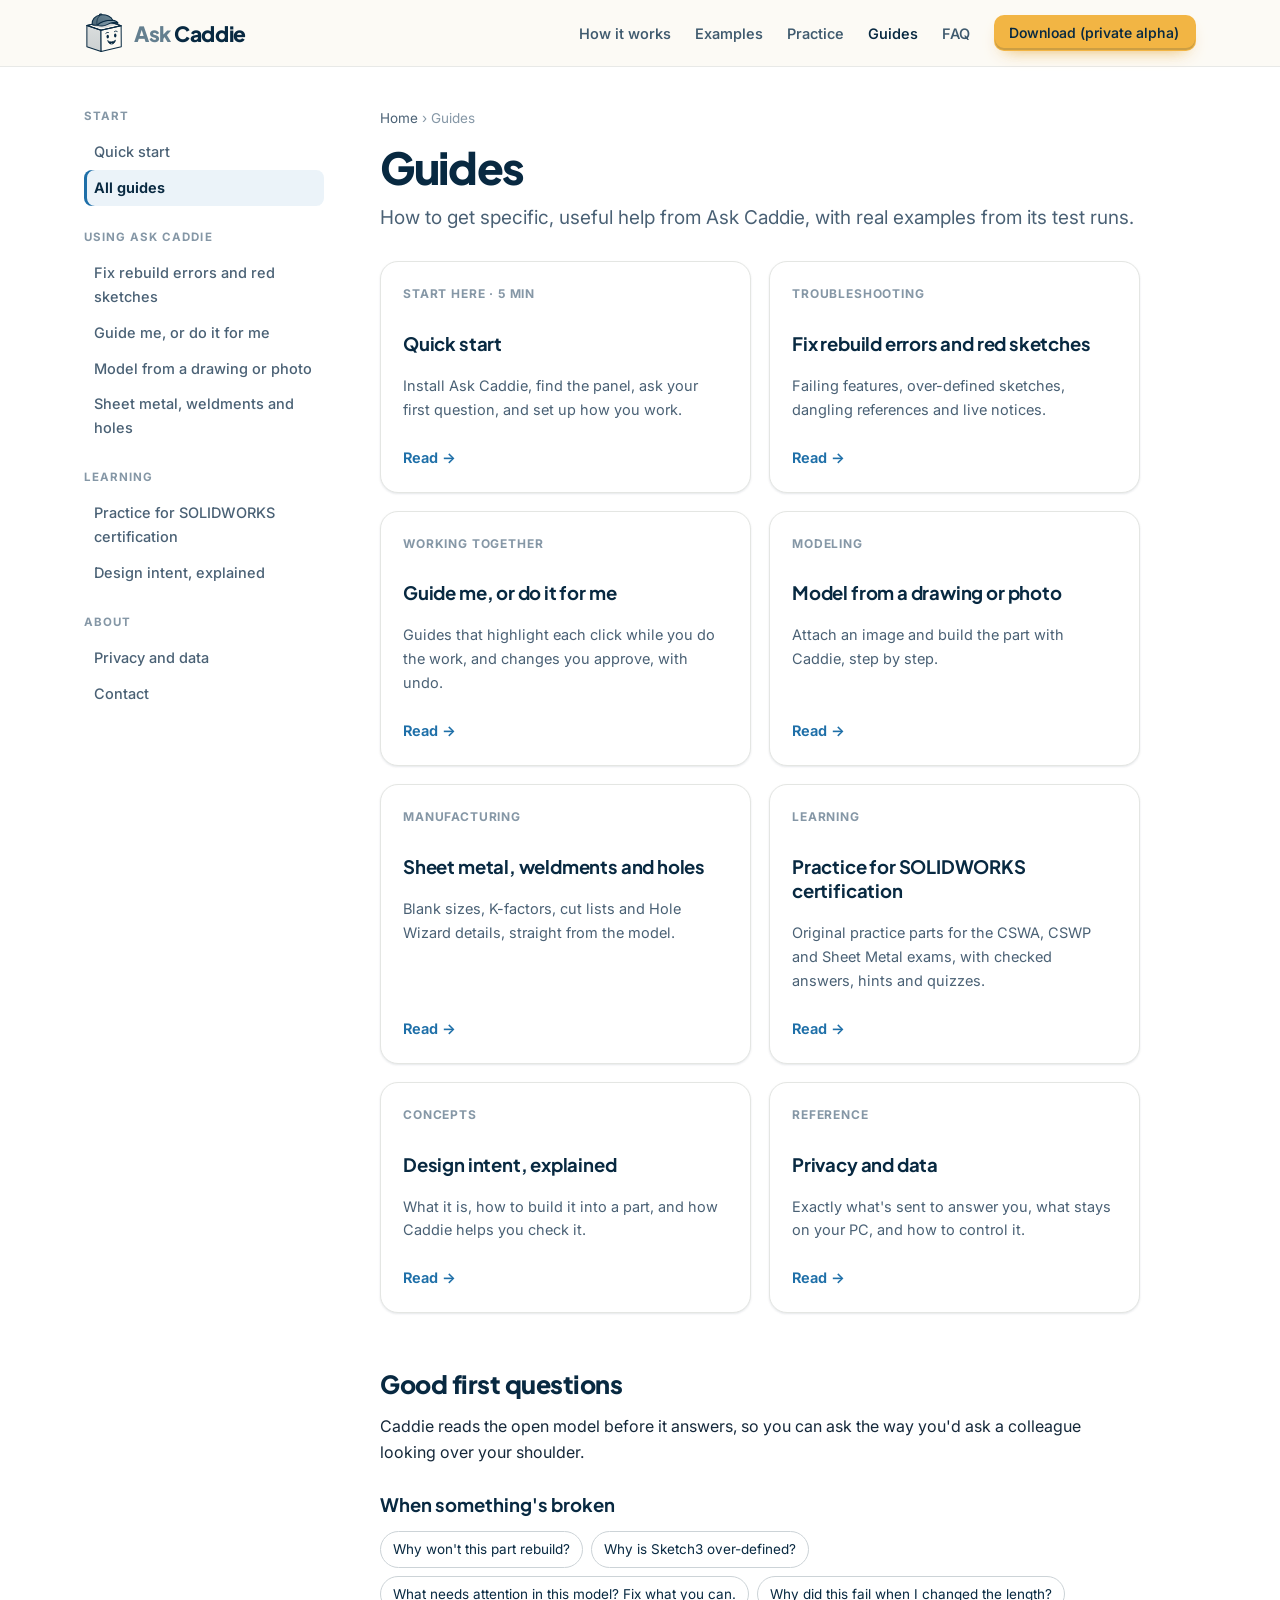
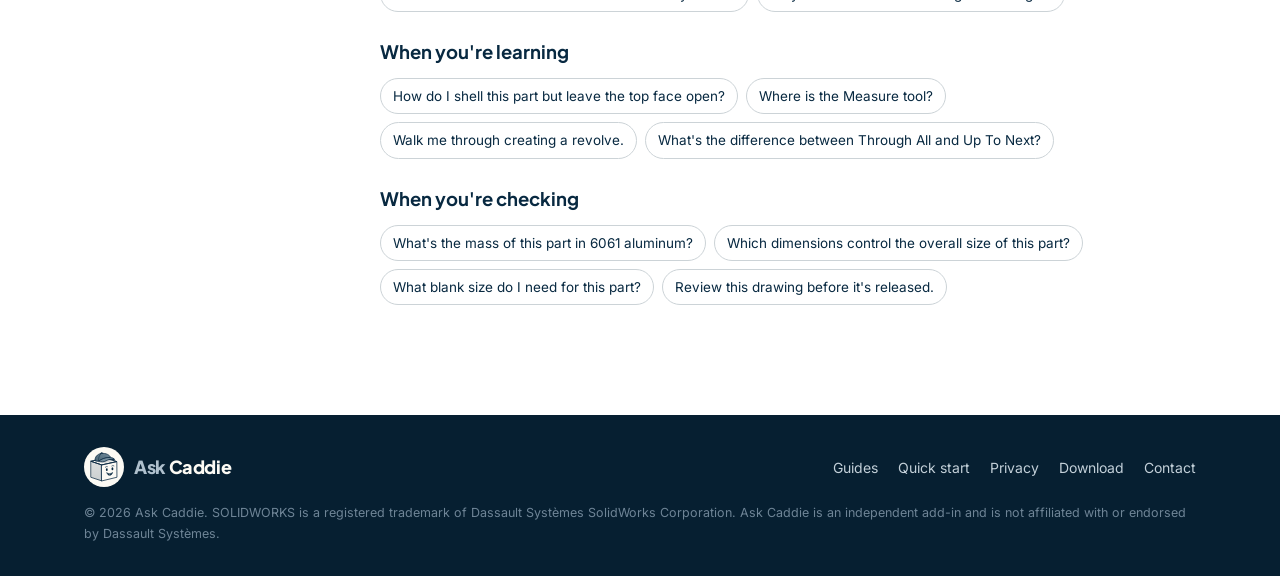
<file: docs/index.html>
<!DOCTYPE html>
<html lang="en">
<head>
  <meta charset="UTF-8">
  <meta name="viewport" content="width=device-width, initial-scale=1.0">
  <title>Guides · Ask Caddie</title>
  <meta name="description" content="How to get specific, useful help from Caddie inside SOLIDWORKS, with real examples.">
  <meta property="og:title" content="Guides · Ask Caddie">
  <meta property="og:description" content="How to get specific, useful help from Caddie inside SOLIDWORKS, with real examples.">
  <meta property="og:image" content="https://askcaddie.app/img/og.png">
  <link rel="icon" type="image/svg+xml" href="../img/favicon.svg">
  <link rel="icon" type="image/png" sizes="32x32" href="../img/favicon.png">
  <link rel="icon" type="image/png" sizes="16x16" href="../img/favicon-16.png">
  <link rel="apple-touch-icon" href="../img/apple-touch-icon.png">
  <meta name="theme-color" content="#FCFAF4">
  <meta name="color-scheme" content="light">
  <link rel="preconnect" href="https://fonts.googleapis.com">
  <link rel="preconnect" href="https://fonts.gstatic.com" crossorigin>
  <link href="https://fonts.googleapis.com/css2?family=Inter:wght@400;500;600;700&family=Plus+Jakarta+Sans:wght@600;700;800&display=swap" rel="stylesheet">
  <link rel="stylesheet" href="../css/site.css?v=36">
</head>
<body>

<nav class="nav" aria-label="Main">
  <div class="nav-inner">
    <a class="brand" href="../"><img src="../img/caddie-head.svg" width="40" height="40" alt=""><span class="wm"><span class="wm-ask">Ask</span> Caddie</span></a>
    <ul class="nav-links">
      <li><a href="../#how">How it works</a></li>
      <li><a href="../#examples">Examples</a></li>
      <li><a href="../#practice">Practice</a></li>
      <li><a href="./" aria-current="page">Guides</a></li>
      <li><a href="../#faq">FAQ</a></li>
      <li><a href="../#download" class="btn btn-primary">Download (private alpha)</a></li>
    </ul>
    <button class="nav-toggle" aria-label="Menu" aria-expanded="false"><span></span><span></span><span></span></button>
  </div>
  <div class="nav-mobile">
    <a href="../#how">How it works</a>
    <a href="../#examples">Examples</a>
    <a href="../#practice">Practice</a>
    <a href="./">Guides</a>
    <a href="../#faq">FAQ</a>
    <a href="../#download" class="btn btn-primary">Download</a>
  </div>
</nav>

<div class="doc-layout">
  <details class="doc-toc">
    <summary><span>Guides</span>All guides</summary>
    <nav aria-label="Guides"><div class="group"><div class="group-label">Start</div><a href="quick-start.html">Quick start</a><a href="index.html" aria-current="page">All guides</a></div><div class="group"><div class="group-label">Using Ask Caddie</div><a href="fix-errors.html">Fix rebuild errors and red sketches</a><a href="show-me-and-do-it.html">Guide me, or do it for me</a><a href="model-from-image.html">Model from a drawing or photo</a><a href="sheet-metal-weldments.html">Sheet metal, weldments and holes</a></div><div class="group"><div class="group-label">Learning</div><a href="practice-exams.html">Practice for SOLIDWORKS certification</a><a href="design-intent.html">Design intent, explained</a></div><div class="group"><div class="group-label">About</div><a href="../privacy.html">Privacy and data</a><a href="mailto:hello@askcaddie.app">Contact</a></div></nav>
  </details>
  <aside class="doc-sidebar" aria-label="Guides">
    <div class="group"><div class="group-label">Start</div><a href="quick-start.html">Quick start</a><a href="index.html" aria-current="page">All guides</a></div><div class="group"><div class="group-label">Using Ask Caddie</div><a href="fix-errors.html">Fix rebuild errors and red sketches</a><a href="show-me-and-do-it.html">Guide me, or do it for me</a><a href="model-from-image.html">Model from a drawing or photo</a><a href="sheet-metal-weldments.html">Sheet metal, weldments and holes</a></div><div class="group"><div class="group-label">Learning</div><a href="practice-exams.html">Practice for SOLIDWORKS certification</a><a href="design-intent.html">Design intent, explained</a></div><div class="group"><div class="group-label">About</div><a href="../privacy.html">Privacy and data</a><a href="mailto:hello@askcaddie.app">Contact</a></div>
  </aside>
  <main class="doc-main">
    <div class="breadcrumb"><a href="../">Home</a> › Guides</div>
    <h1>Guides</h1>
    <p class="doc-lead">How to get specific, useful help from Ask Caddie, with real examples from its test runs.</p>
    

    <div class="guide-grid two" style="margin-top:28px">
      <a class="card guide-card" href="quick-start.html"><span class="kicker">Start here · 5 min</span><h3>Quick start</h3><p>Install Ask Caddie, find the panel, ask your first question, and set up how you work.</p><span class="go">Read →</span></a>
      <a class="card guide-card" href="fix-errors.html"><span class="kicker">Troubleshooting</span><h3>Fix rebuild errors and red sketches</h3><p>Failing features, over-defined sketches, dangling references and live notices.</p><span class="go">Read →</span></a>
      <a class="card guide-card" href="show-me-and-do-it.html"><span class="kicker">Working together</span><h3>Guide me, or do it for me</h3><p>Guides that highlight each click while you do the work, and changes you approve, with undo.</p><span class="go">Read →</span></a>
      <a class="card guide-card" href="model-from-image.html"><span class="kicker">Modeling</span><h3>Model from a drawing or photo</h3><p>Attach an image and build the part with Caddie, step by step.</p><span class="go">Read →</span></a>
      <a class="card guide-card" href="sheet-metal-weldments.html"><span class="kicker">Manufacturing</span><h3>Sheet metal, weldments and holes</h3><p>Blank sizes, K-factors, cut lists and Hole Wizard details, straight from the model.</p><span class="go">Read →</span></a>
      <a class="card guide-card" href="practice-exams.html"><span class="kicker">Learning</span><h3>Practice for SOLIDWORKS certification</h3><p>Original practice parts for the CSWA, CSWP and Sheet Metal exams, with checked answers, hints and quizzes.</p><span class="go">Read →</span></a>
      <a class="card guide-card" href="design-intent.html"><span class="kicker">Concepts</span><h3>Design intent, explained</h3><p>What it is, how to build it into a part, and how Caddie helps you check it.</p><span class="go">Read →</span></a>
      <a class="card guide-card" href="../privacy.html"><span class="kicker">Reference</span><h3>Privacy and data</h3><p>Exactly what's sent to answer you, what stays on your PC, and how to control it.</p><span class="go">Read →</span></a>
    </div>

    <h2>Good first questions</h2>
    <p>Caddie reads the open model before it answers, so you can ask the way you'd ask a colleague looking over your shoulder.</p>
    <h3>When something's broken</h3>
    <div class="chips"><span class="chip">Why won't this part rebuild?</span><span class="chip">Why is Sketch3 over-defined?</span><span class="chip">What needs attention in this model? Fix what you can.</span><span class="chip">Why did this fail when I changed the length?</span></div>
    <h3>When you're learning</h3>
    <div class="chips"><span class="chip">How do I shell this part but leave the top face open?</span><span class="chip">Where is the Measure tool?</span><span class="chip">Walk me through creating a revolve.</span><span class="chip">What's the difference between Through All and Up To Next?</span></div>
    <h3>When you're checking</h3>
    <div class="chips"><span class="chip">What's the mass of this part in 6061 aluminum?</span><span class="chip">Which dimensions control the overall size of this part?</span><span class="chip">What blank size do I need for this part?</span><span class="chip">Review this drawing before it's released.</span></div>

  </main>
</div>

<footer class="footer">
  <div class="footer-inner">
    <a class="brand" href="../"><span class="brand-disc"><img src="../img/caddie-head.svg" width="40" height="40" alt=""></span><span class="wm"><span class="wm-ask">Ask</span> Caddie</span></a>
    <div class="footer-links">
      <a href="./">Guides</a>
      <a href="quick-start.html">Quick start</a>
      <a href="../privacy.html">Privacy</a>
      <a href="../#download">Download</a>
      <a href="mailto:hello@askcaddie.app">Contact</a>
    </div>
    <p class="footer-copy">© 2026 Ask Caddie. SOLIDWORKS is a registered trademark of Dassault Systèmes SolidWorks Corporation. Ask Caddie is an independent add-in and is not affiliated with or endorsed by Dassault Systèmes.</p>
  </div>
</footer>

<script src="../js/site.js?v=25"></script>
</body>
</html>
</file>
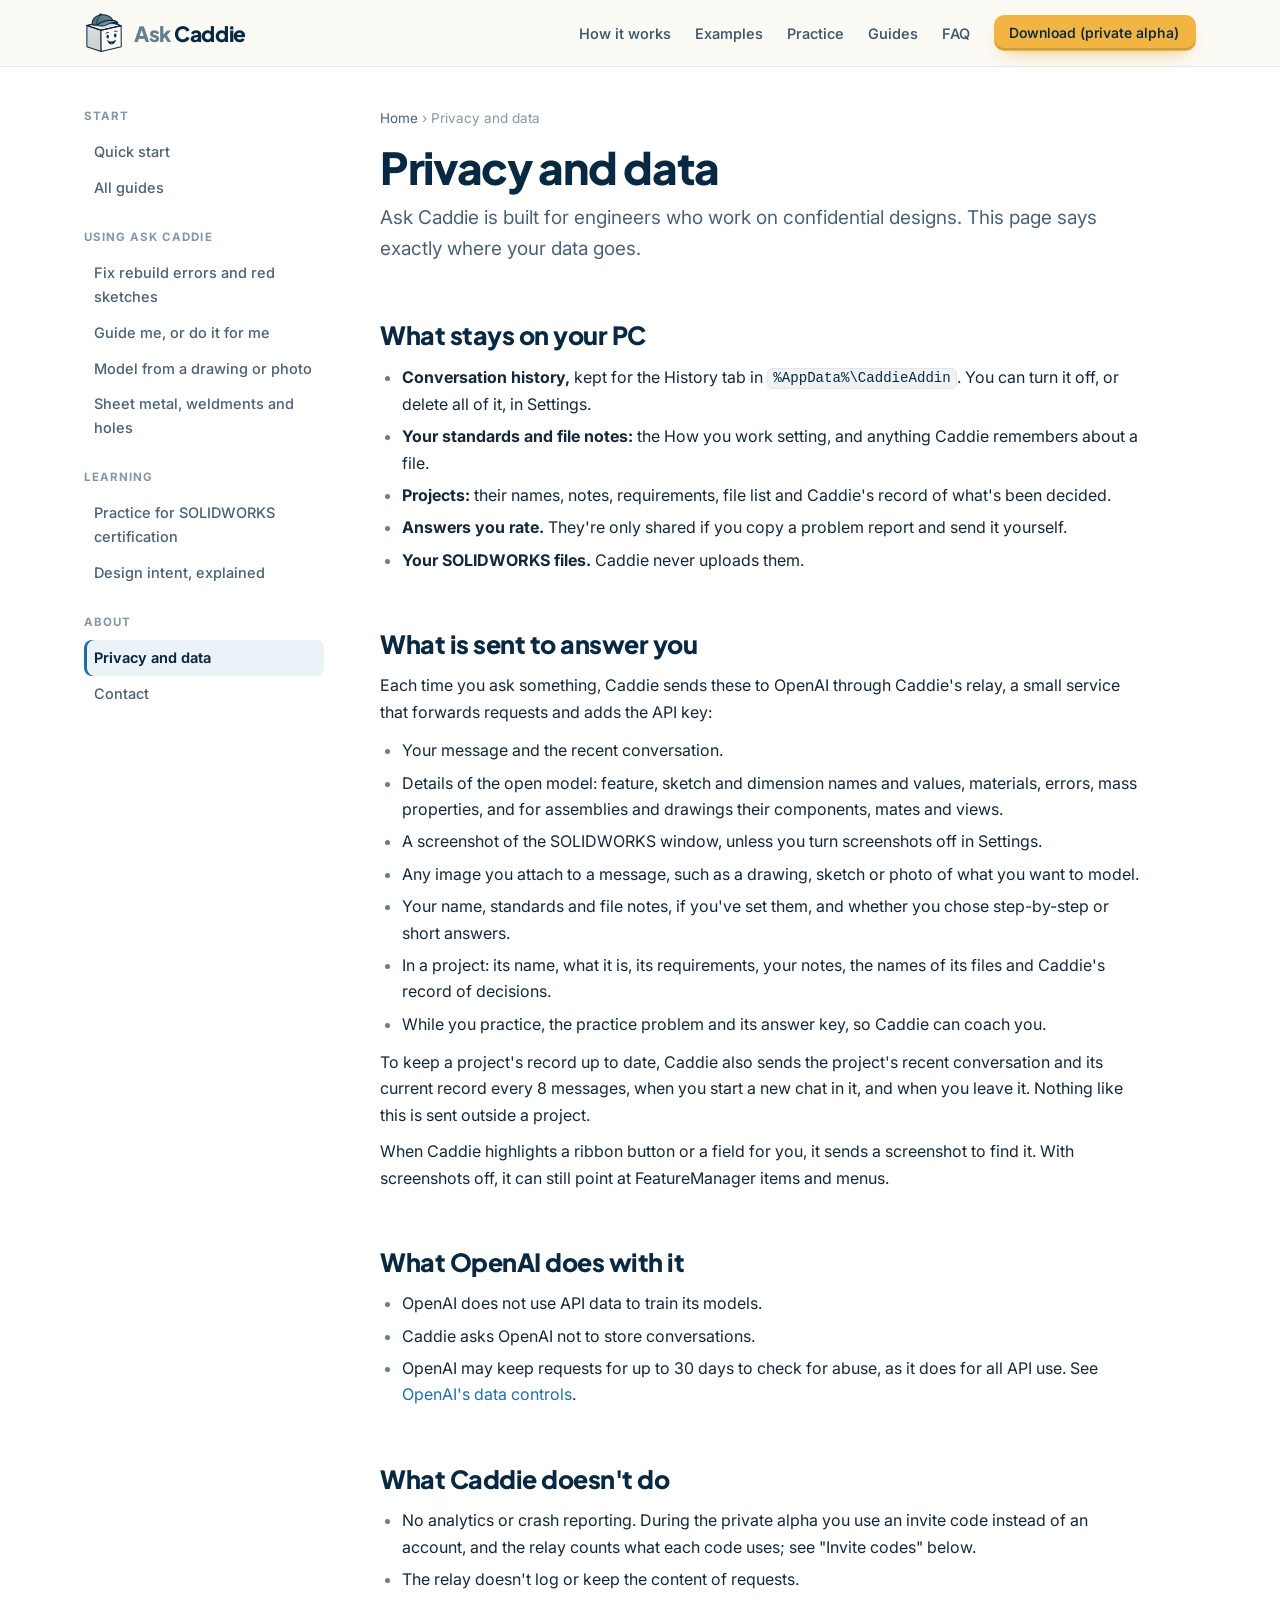
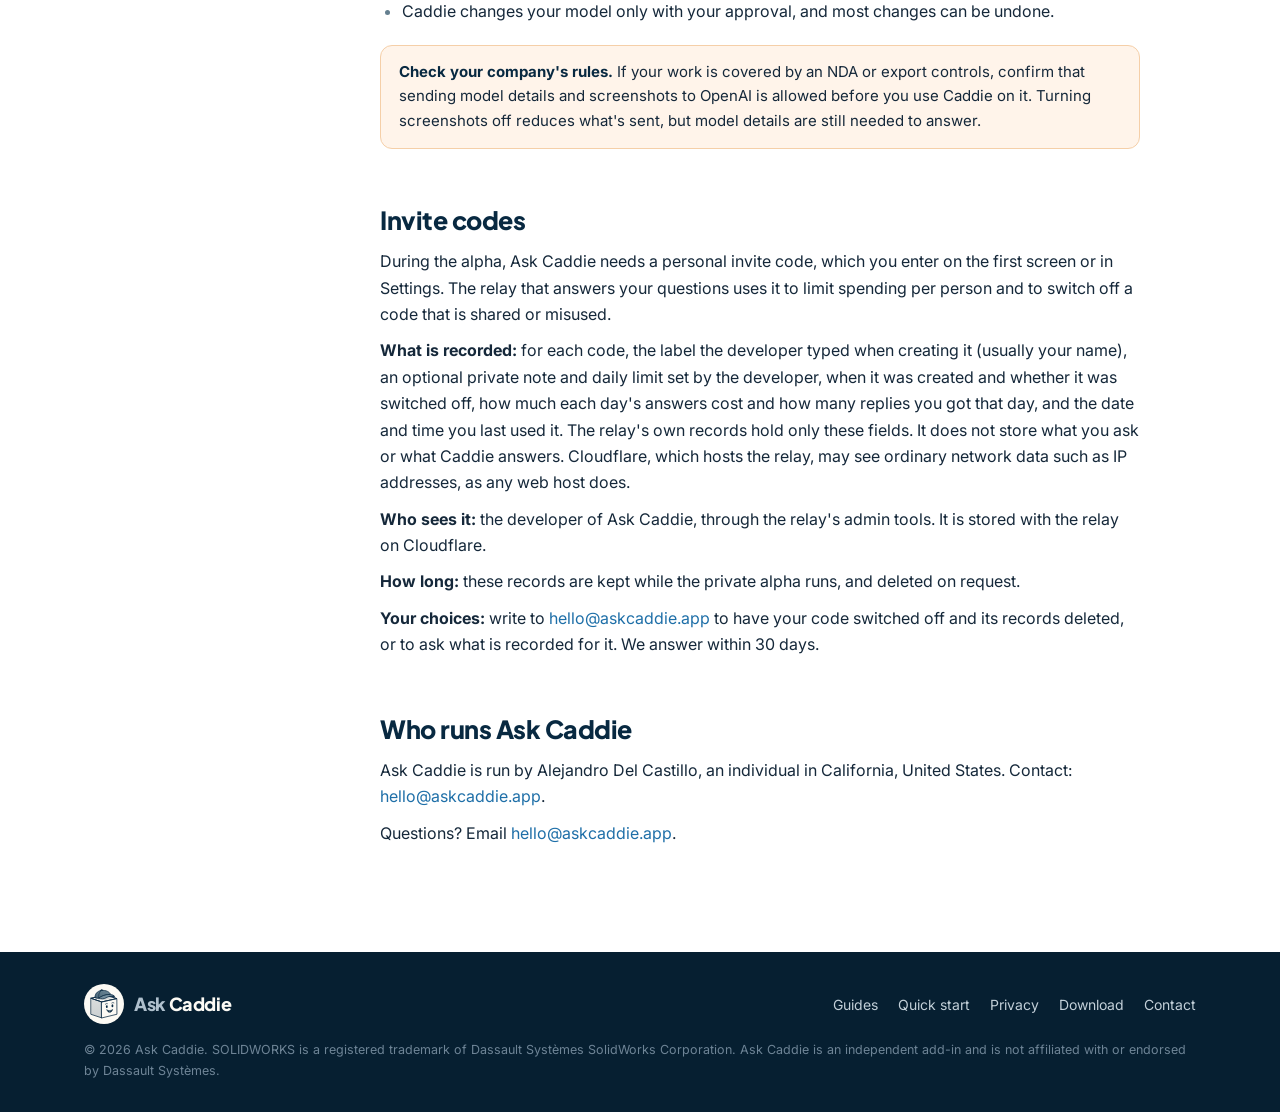
<file: privacy.html>
<!DOCTYPE html>
<html lang="en">
<head>
  <meta charset="UTF-8">
  <meta name="viewport" content="width=device-width, initial-scale=1.0">
  <title>Privacy and data · Ask Caddie</title>
  <meta name="description" content="What Caddie sends to answer you, what stays on your PC, and how to control it.">
  <meta property="og:title" content="Privacy and data · Ask Caddie">
  <meta property="og:description" content="What Caddie sends to answer you, what stays on your PC, and how to control it.">
  <meta property="og:image" content="https://askcaddie.app/img/og.png">
  <link rel="icon" type="image/svg+xml" href="img/favicon.svg">
  <link rel="icon" type="image/png" sizes="32x32" href="img/favicon.png">
  <link rel="icon" type="image/png" sizes="16x16" href="img/favicon-16.png">
  <link rel="apple-touch-icon" href="img/apple-touch-icon.png">
  <meta name="theme-color" content="#FCFAF4">
  <meta name="color-scheme" content="light">
  <link rel="preconnect" href="https://fonts.googleapis.com">
  <link rel="preconnect" href="https://fonts.gstatic.com" crossorigin>
  <link href="https://fonts.googleapis.com/css2?family=Inter:wght@400;500;600;700&family=Plus+Jakarta+Sans:wght@600;700;800&display=swap" rel="stylesheet">
  <link rel="stylesheet" href="css/site.css?v=36">
</head>
<body>

<nav class="nav" aria-label="Main">
  <div class="nav-inner">
    <a class="brand" href="./"><img src="img/caddie-head.svg" width="40" height="40" alt=""><span class="wm"><span class="wm-ask">Ask</span> Caddie</span></a>
    <ul class="nav-links">
      <li><a href="./#how">How it works</a></li>
      <li><a href="./#examples">Examples</a></li>
      <li><a href="./#practice">Practice</a></li>
      <li><a href="docs/./">Guides</a></li>
      <li><a href="./#faq">FAQ</a></li>
      <li><a href="./#download" class="btn btn-primary">Download (private alpha)</a></li>
    </ul>
    <button class="nav-toggle" aria-label="Menu" aria-expanded="false"><span></span><span></span><span></span></button>
  </div>
  <div class="nav-mobile">
    <a href="./#how">How it works</a>
    <a href="./#examples">Examples</a>
    <a href="./#practice">Practice</a>
    <a href="docs/./">Guides</a>
    <a href="./#faq">FAQ</a>
    <a href="./#download" class="btn btn-primary">Download</a>
  </div>
</nav>

<div class="doc-layout">
  <details class="doc-toc">
    <summary><span>Guides</span>Privacy and data</summary>
    <nav aria-label="Guides"><div class="group"><div class="group-label">Start</div><a href="docs/quick-start.html">Quick start</a><a href="docs/index.html">All guides</a></div><div class="group"><div class="group-label">Using Ask Caddie</div><a href="docs/fix-errors.html">Fix rebuild errors and red sketches</a><a href="docs/show-me-and-do-it.html">Guide me, or do it for me</a><a href="docs/model-from-image.html">Model from a drawing or photo</a><a href="docs/sheet-metal-weldments.html">Sheet metal, weldments and holes</a></div><div class="group"><div class="group-label">Learning</div><a href="docs/practice-exams.html">Practice for SOLIDWORKS certification</a><a href="docs/design-intent.html">Design intent, explained</a></div><div class="group"><div class="group-label">About</div><a href="privacy.html" aria-current="page">Privacy and data</a><a href="mailto:hello@askcaddie.app">Contact</a></div></nav>
  </details>
  <aside class="doc-sidebar" aria-label="Guides">
    <div class="group"><div class="group-label">Start</div><a href="docs/quick-start.html">Quick start</a><a href="docs/index.html">All guides</a></div><div class="group"><div class="group-label">Using Ask Caddie</div><a href="docs/fix-errors.html">Fix rebuild errors and red sketches</a><a href="docs/show-me-and-do-it.html">Guide me, or do it for me</a><a href="docs/model-from-image.html">Model from a drawing or photo</a><a href="docs/sheet-metal-weldments.html">Sheet metal, weldments and holes</a></div><div class="group"><div class="group-label">Learning</div><a href="docs/practice-exams.html">Practice for SOLIDWORKS certification</a><a href="docs/design-intent.html">Design intent, explained</a></div><div class="group"><div class="group-label">About</div><a href="privacy.html" aria-current="page">Privacy and data</a><a href="mailto:hello@askcaddie.app">Contact</a></div>
  </aside>
  <main class="doc-main">
    <div class="breadcrumb"><a href="./">Home</a> › Privacy and data</div>
    <h1>Privacy and data</h1>
    <p class="doc-lead">Ask Caddie is built for engineers who work on confidential designs. This page says exactly where your data goes.</p>
    

    <h2>What stays on your PC</h2>
    <ul>
      <li><b>Conversation history,</b> kept for the History tab in <code>%AppData%\CaddieAddin</code>. You can turn it off, or delete all of it, in Settings.</li>
      <li><b>Your standards and file notes:</b> the How you work setting, and anything Caddie remembers about a file.</li>
      <li><b>Projects:</b> their names, notes, requirements, file list and Caddie's record of what's been decided.</li>
      <li><b>Answers you rate.</b> They're only shared if you copy a problem report and send it yourself.</li>
      <li><b>Your SOLIDWORKS files.</b> Caddie never uploads them.</li>
    </ul>

    <h2>What is sent to answer you</h2>
    <p>Each time you ask something, Caddie sends these to OpenAI through Caddie's relay, a small service that forwards requests and adds the API key:</p>
    <ul>
      <li>Your message and the recent conversation.</li>
      <li>Details of the open model: feature, sketch and dimension names and values, materials, errors, mass properties, and for assemblies and drawings their components, mates and views.</li>
      <li>A screenshot of the SOLIDWORKS window, unless you turn screenshots off in Settings.</li>
      <li>Any image you attach to a message, such as a drawing, sketch or photo of what you want to model.</li>
      <li>Your name, standards and file notes, if you've set them, and whether you chose step-by-step or short answers.</li>
      <li>In a project: its name, what it is, its requirements, your notes, the names of its files and Caddie's record of decisions.</li>
      <li>While you practice, the practice problem and its answer key, so Caddie can coach you.</li>
    </ul>
    <p>To keep a project's record up to date, Caddie also sends the project's recent conversation and its current record every 8 messages, when you start a new chat in it, and when you leave it. Nothing like this is sent outside a project.</p>
    <p>When Caddie highlights a ribbon button or a field for you, it sends a screenshot to find it. With screenshots off, it can still point at FeatureManager items and menus.</p>

    <h2>What OpenAI does with it</h2>
    <ul>
      <li>OpenAI does not use API data to train its models.</li>
      <li>Caddie asks OpenAI not to store conversations.</li>
      <li>OpenAI may keep requests for up to 30 days to check for abuse, as it does for all API use. See <a href="https://developers.openai.com/api/docs/guides/your-data" target="_blank" rel="noopener">OpenAI's data controls</a>.</li>
    </ul>

    <h2>What Caddie doesn't do</h2>
    <ul>
      <li>No analytics or crash reporting. During the private alpha you use an invite code instead of an account, and the relay counts what each code uses; see "Invite codes" below.</li>
      <li>The relay doesn't log or keep the content of requests.</li>
      <li>Caddie changes your model only with your approval, and most changes can be undone.</li>
    </ul>

    <div class="callout warn"><b>Check your company's rules.</b> If your work is covered by an NDA or export controls, confirm that sending model details and screenshots to OpenAI is allowed before you use Caddie on it. Turning screenshots off reduces what's sent, but model details are still needed to answer.</div>

    <h2 id="invite-codes">Invite codes</h2>
    <p>During the alpha, Ask Caddie needs a personal invite code, which you enter on the first screen or in Settings. The relay that answers your questions uses it to limit spending per person and to switch off a code that is shared or misused.</p>
    <p><b>What is recorded:</b> for each code, the label the developer typed when creating it (usually your name), an optional private note and daily limit set by the developer, when it was created and whether it was switched off, how much each day's answers cost and how many replies you got that day, and the date and time you last used it. The relay's own records hold only these fields. It does not store what you ask or what Caddie answers. Cloudflare, which hosts the relay, may see ordinary network data such as IP addresses, as any web host does.</p>
    <p><b>Who sees it:</b> the developer of Ask Caddie, through the relay's admin tools. It is stored with the relay on Cloudflare.</p>
    <p><b>How long:</b> these records are kept while the private alpha runs, and deleted on request.</p>
    <p><b>Your choices:</b> write to <a href="mailto:hello@askcaddie.app">hello@askcaddie.app</a> to have your code switched off and its records deleted, or to ask what is recorded for it. We answer within 30 days.</p>

    <h2>Who runs Ask Caddie</h2>
    <p>Ask Caddie is run by Alejandro Del Castillo, an individual in California, United States. Contact: <a href="mailto:hello@askcaddie.app">hello@askcaddie.app</a>.</p>

    <p>Questions? Email <a href="mailto:hello@askcaddie.app">hello@askcaddie.app</a>.</p>

  </main>
</div>

<footer class="footer">
  <div class="footer-inner">
    <a class="brand" href="./"><span class="brand-disc"><img src="img/caddie-head.svg" width="40" height="40" alt=""></span><span class="wm"><span class="wm-ask">Ask</span> Caddie</span></a>
    <div class="footer-links">
      <a href="docs/./">Guides</a>
      <a href="docs/quick-start.html">Quick start</a>
      <a href="privacy.html">Privacy</a>
      <a href="./#download">Download</a>
      <a href="mailto:hello@askcaddie.app">Contact</a>
    </div>
    <p class="footer-copy">© 2026 Ask Caddie. SOLIDWORKS is a registered trademark of Dassault Systèmes SolidWorks Corporation. Ask Caddie is an independent add-in and is not affiliated with or endorsed by Dassault Systèmes.</p>
  </div>
</footer>

<script src="js/site.js?v=25"></script>
</body>
</html>
</file>
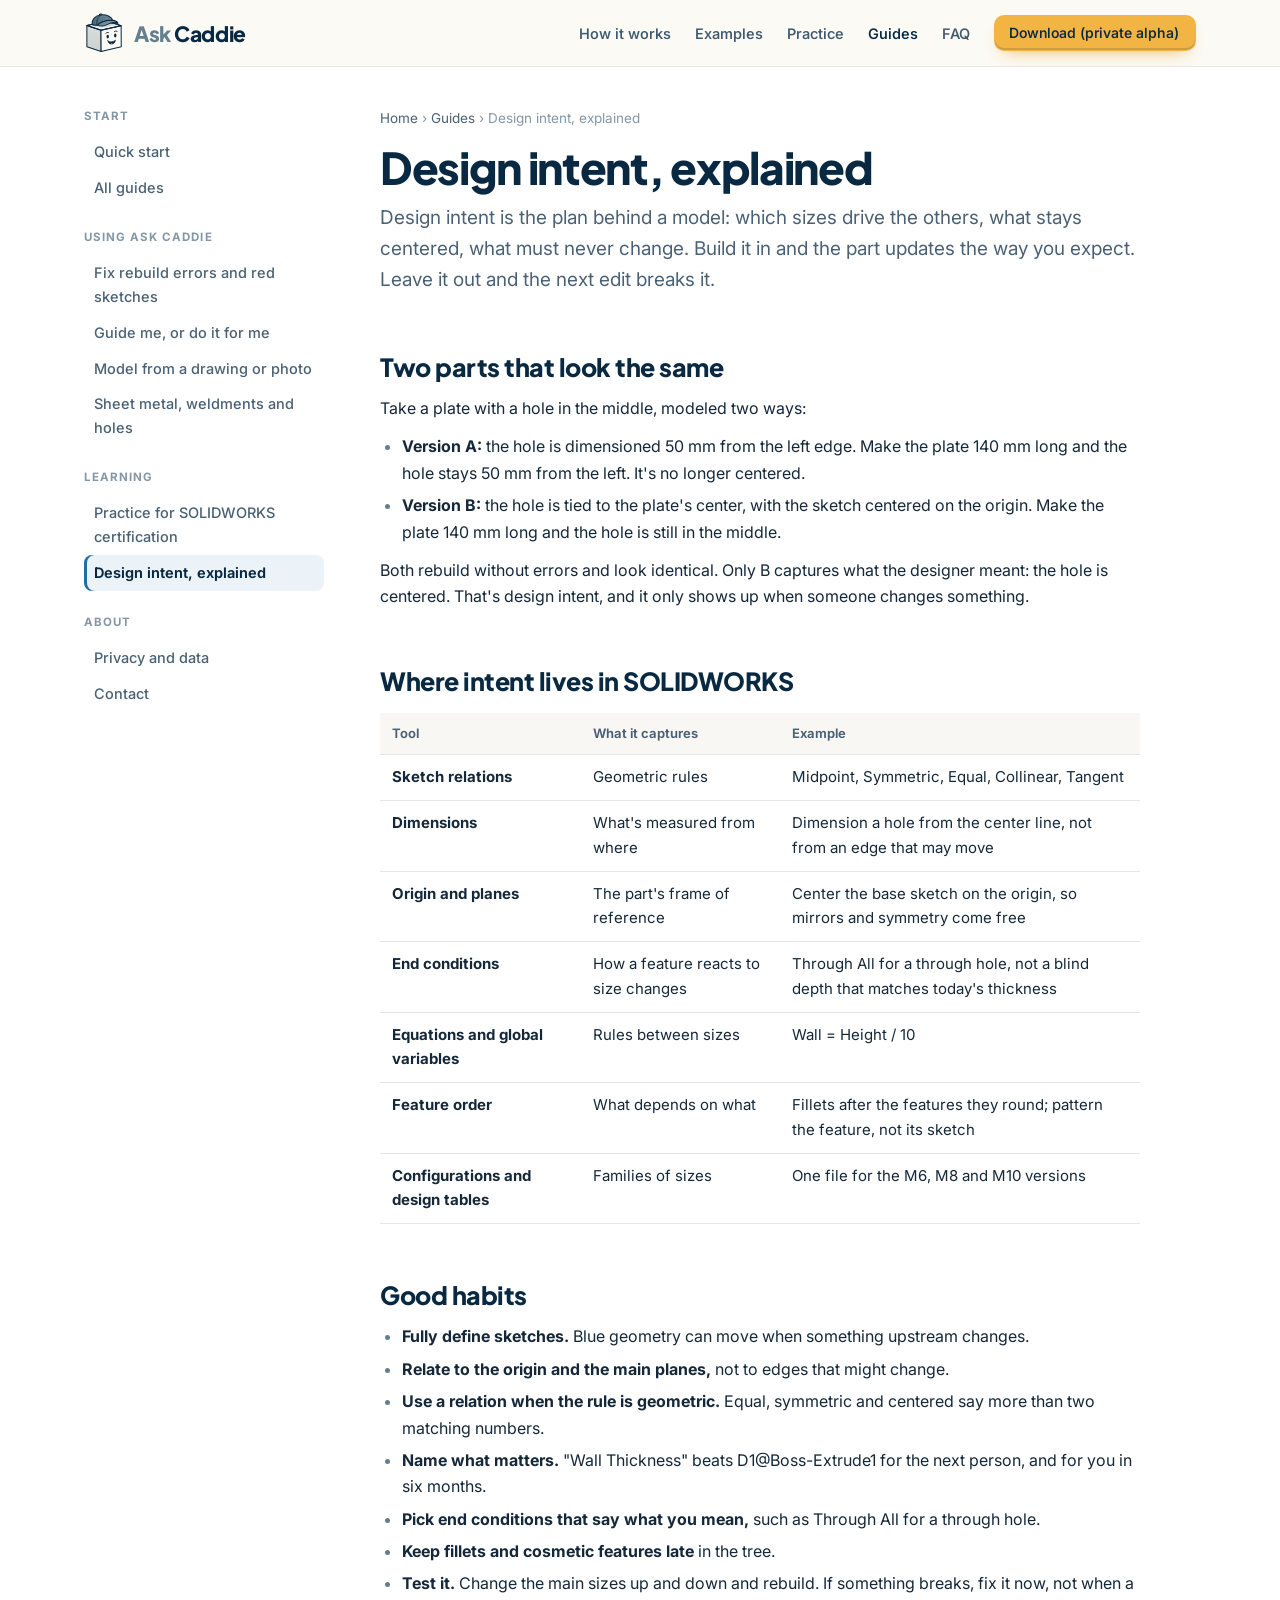
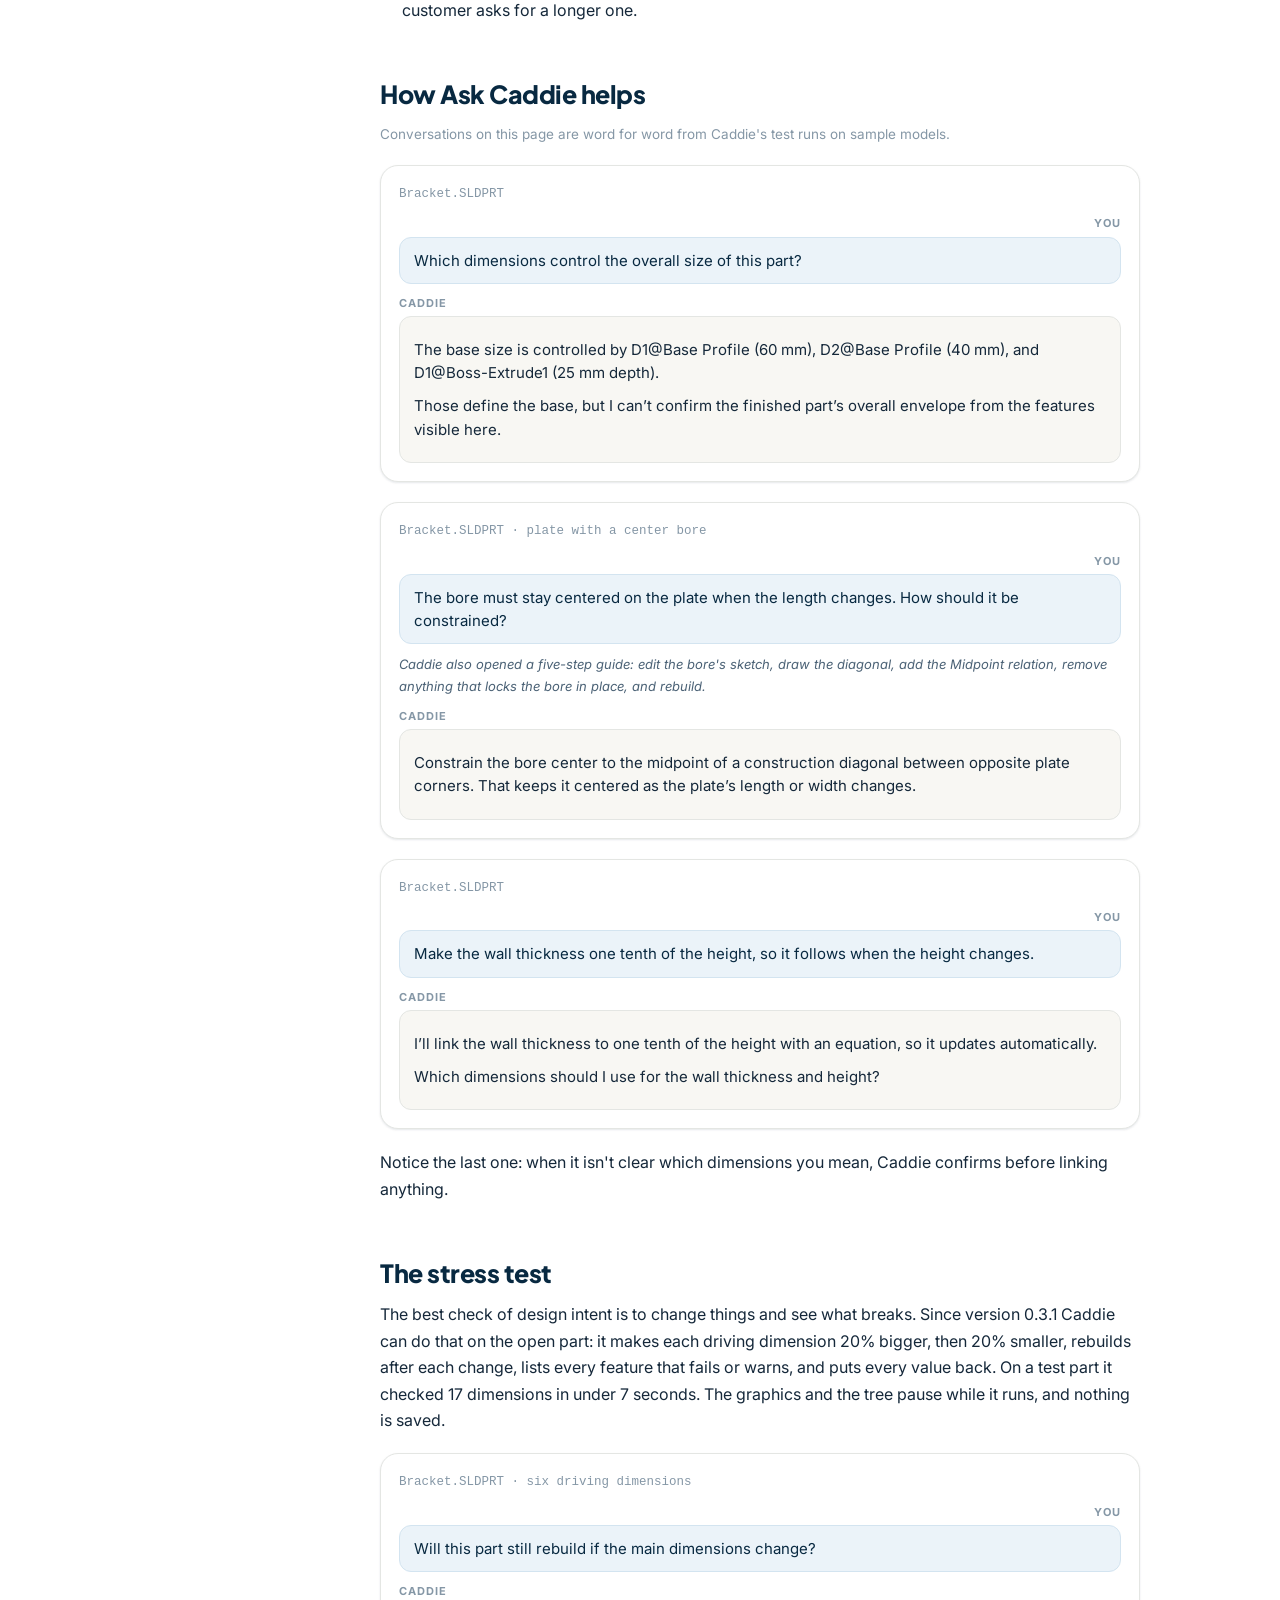
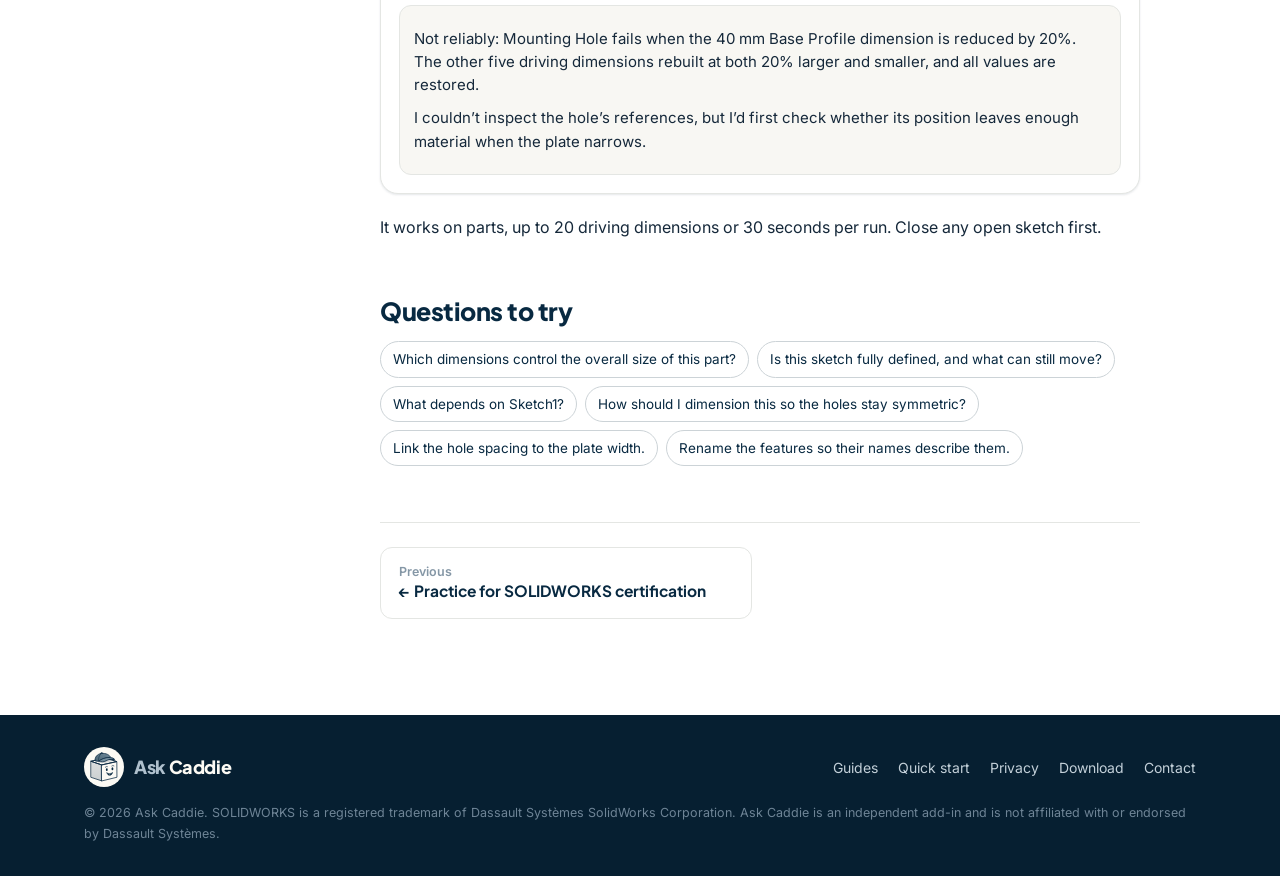
<file: docs/design-intent.html>
<!DOCTYPE html>
<html lang="en">
<head>
  <meta charset="UTF-8">
  <meta name="viewport" content="width=device-width, initial-scale=1.0">
  <title>Design intent, explained · Ask Caddie</title>
  <meta name="description" content="What design intent is in SOLIDWORKS, how to build it into a part, and how Caddie helps you check it.">
  <meta property="og:title" content="Design intent, explained · Ask Caddie">
  <meta property="og:description" content="What design intent is in SOLIDWORKS, how to build it into a part, and how Caddie helps you check it.">
  <meta property="og:image" content="https://askcaddie.app/img/og.png">
  <link rel="icon" type="image/svg+xml" href="../img/favicon.svg">
  <link rel="icon" type="image/png" sizes="32x32" href="../img/favicon.png">
  <link rel="icon" type="image/png" sizes="16x16" href="../img/favicon-16.png">
  <link rel="apple-touch-icon" href="../img/apple-touch-icon.png">
  <meta name="theme-color" content="#FCFAF4">
  <meta name="color-scheme" content="light">
  <link rel="preconnect" href="https://fonts.googleapis.com">
  <link rel="preconnect" href="https://fonts.gstatic.com" crossorigin>
  <link href="https://fonts.googleapis.com/css2?family=Inter:wght@400;500;600;700&family=Plus+Jakarta+Sans:wght@600;700;800&display=swap" rel="stylesheet">
  <link rel="stylesheet" href="../css/site.css?v=36">
</head>
<body>

<nav class="nav" aria-label="Main">
  <div class="nav-inner">
    <a class="brand" href="../"><img src="../img/caddie-head.svg" width="40" height="40" alt=""><span class="wm"><span class="wm-ask">Ask</span> Caddie</span></a>
    <ul class="nav-links">
      <li><a href="../#how">How it works</a></li>
      <li><a href="../#examples">Examples</a></li>
      <li><a href="../#practice">Practice</a></li>
      <li><a href="./" aria-current="page">Guides</a></li>
      <li><a href="../#faq">FAQ</a></li>
      <li><a href="../#download" class="btn btn-primary">Download (private alpha)</a></li>
    </ul>
    <button class="nav-toggle" aria-label="Menu" aria-expanded="false"><span></span><span></span><span></span></button>
  </div>
  <div class="nav-mobile">
    <a href="../#how">How it works</a>
    <a href="../#examples">Examples</a>
    <a href="../#practice">Practice</a>
    <a href="./">Guides</a>
    <a href="../#faq">FAQ</a>
    <a href="../#download" class="btn btn-primary">Download</a>
  </div>
</nav>

<div class="doc-layout">
  <details class="doc-toc">
    <summary><span>Guides</span>Design intent, explained</summary>
    <nav aria-label="Guides"><div class="group"><div class="group-label">Start</div><a href="quick-start.html">Quick start</a><a href="index.html">All guides</a></div><div class="group"><div class="group-label">Using Ask Caddie</div><a href="fix-errors.html">Fix rebuild errors and red sketches</a><a href="show-me-and-do-it.html">Guide me, or do it for me</a><a href="model-from-image.html">Model from a drawing or photo</a><a href="sheet-metal-weldments.html">Sheet metal, weldments and holes</a></div><div class="group"><div class="group-label">Learning</div><a href="practice-exams.html">Practice for SOLIDWORKS certification</a><a href="design-intent.html" aria-current="page">Design intent, explained</a></div><div class="group"><div class="group-label">About</div><a href="../privacy.html">Privacy and data</a><a href="mailto:hello@askcaddie.app">Contact</a></div></nav>
  </details>
  <aside class="doc-sidebar" aria-label="Guides">
    <div class="group"><div class="group-label">Start</div><a href="quick-start.html">Quick start</a><a href="index.html">All guides</a></div><div class="group"><div class="group-label">Using Ask Caddie</div><a href="fix-errors.html">Fix rebuild errors and red sketches</a><a href="show-me-and-do-it.html">Guide me, or do it for me</a><a href="model-from-image.html">Model from a drawing or photo</a><a href="sheet-metal-weldments.html">Sheet metal, weldments and holes</a></div><div class="group"><div class="group-label">Learning</div><a href="practice-exams.html">Practice for SOLIDWORKS certification</a><a href="design-intent.html" aria-current="page">Design intent, explained</a></div><div class="group"><div class="group-label">About</div><a href="../privacy.html">Privacy and data</a><a href="mailto:hello@askcaddie.app">Contact</a></div>
  </aside>
  <main class="doc-main">
    <div class="breadcrumb"><a href="../">Home</a> › <a href="./">Guides</a> › Design intent, explained</div>
    <h1>Design intent, explained</h1>
    <p class="doc-lead">Design intent is the plan behind a model: which sizes drive the others, what stays centered, what must never change. Build it in and the part updates the way you expect. Leave it out and the next edit breaks it.</p>
    

    <h2>Two parts that look the same</h2>
    <p>Take a plate with a hole in the middle, modeled two ways:</p>
    <ul>
      <li><b>Version A:</b> the hole is dimensioned 50 mm from the left edge. Make the plate 140 mm long and the hole stays 50 mm from the left. It's no longer centered.</li>
      <li><b>Version B:</b> the hole is tied to the plate's center, with the sketch centered on the origin. Make the plate 140 mm long and the hole is still in the middle.</li>
    </ul>
    <p>Both rebuild without errors and look identical. Only B captures what the designer meant: the hole is centered. That's design intent, and it only shows up when someone changes something.</p>

    <h2>Where intent lives in SOLIDWORKS</h2>
    <table class="doc-table">
      <thead><tr><th>Tool</th><th>What it captures</th><th>Example</th></tr></thead>
      <tbody>
        <tr><td><b>Sketch relations</b></td><td>Geometric rules</td><td>Midpoint, Symmetric, Equal, Collinear, Tangent</td></tr>
        <tr><td><b>Dimensions</b></td><td>What's measured from where</td><td>Dimension a hole from the center line, not from an edge that may move</td></tr>
        <tr><td><b>Origin and planes</b></td><td>The part's frame of reference</td><td>Center the base sketch on the origin, so mirrors and symmetry come free</td></tr>
        <tr><td><b>End conditions</b></td><td>How a feature reacts to size changes</td><td>Through All for a through hole, not a blind depth that matches today's thickness</td></tr>
        <tr><td><b>Equations and global variables</b></td><td>Rules between sizes</td><td>Wall = Height / 10</td></tr>
        <tr><td><b>Feature order</b></td><td>What depends on what</td><td>Fillets after the features they round; pattern the feature, not its sketch</td></tr>
        <tr><td><b>Configurations and design tables</b></td><td>Families of sizes</td><td>One file for the M6, M8 and M10 versions</td></tr>
      </tbody>
    </table>

    <h2>Good habits</h2>
    <ul>
      <li><b>Fully define sketches.</b> Blue geometry can move when something upstream changes.</li>
      <li><b>Relate to the origin and the main planes,</b> not to edges that might change.</li>
      <li><b>Use a relation when the rule is geometric.</b> Equal, symmetric and centered say more than two matching numbers.</li>
      <li><b>Name what matters.</b> "Wall Thickness" beats D1@Boss-Extrude1 for the next person, and for you in six months.</li>
      <li><b>Pick end conditions that say what you mean,</b> such as Through All for a through hole.</li>
      <li><b>Keep fillets and cosmetic features late</b> in the tree.</li>
      <li><b>Test it.</b> Change the main sizes up and down and rebuild. If something breaks, fix it now, not when a customer asks for a longer one.</li>
    </ul>

    <h2>How Ask Caddie helps</h2>
    <p class="doc-meta">Conversations on this page are word for word from Caddie's test runs on sample models.</p>
    
    <div class="card transcript">
      <div class="ctx">Bracket.SLDPRT</div>
      <div><div class="who who-user">You</div><div class="bubble bubble-user">Which dimensions control the overall size of this part?</div></div>
      
      <div><div class="who">Caddie</div><div class="bubble bubble-ai"><p>The base size is controlled by D1@Base Profile (60 mm), D2@Base Profile (40 mm), and D1@Boss-Extrude1 (25 mm depth).</p><p>Those define the base, but I can’t confirm the finished part’s overall envelope from the features visible here.</p></div></div>
    </div>
    
    <div class="card transcript">
      <div class="ctx">Bracket.SLDPRT · plate with a center bore</div>
      <div><div class="who who-user">You</div><div class="bubble bubble-user">The bore must stay centered on the plate when the length changes. How should it be constrained?</div></div>
      <div class="note">Caddie also opened a five-step guide: edit the bore's sketch, draw the diagonal, add the Midpoint relation, remove anything that locks the bore in place, and rebuild.</div>
      <div><div class="who">Caddie</div><div class="bubble bubble-ai"><p>Constrain the bore center to the midpoint of a construction diagonal between opposite plate corners. That keeps it centered as the plate’s length or width changes.</p></div></div>
    </div>
    
    <div class="card transcript">
      <div class="ctx">Bracket.SLDPRT</div>
      <div><div class="who who-user">You</div><div class="bubble bubble-user">Make the wall thickness one tenth of the height, so it follows when the height changes.</div></div>
      
      <div><div class="who">Caddie</div><div class="bubble bubble-ai"><p>I’ll link the wall thickness to one tenth of the height with an equation, so it updates automatically.</p><p>Which dimensions should I use for the wall thickness and height?</p></div></div>
    </div>
    <p>Notice the last one: when it isn't clear which dimensions you mean, Caddie confirms before linking anything.</p>

    <h2>The stress test</h2>
    <p>The best check of design intent is to change things and see what breaks. Since version 0.3.1 Caddie can do that on the open part: it makes each driving dimension 20% bigger, then 20% smaller, rebuilds after each change, lists every feature that fails or warns, and puts every value back. On a test part it checked 17 dimensions in under 7 seconds. The graphics and the tree pause while it runs, and nothing is saved.</p>
    
    <div class="card transcript">
      <div class="ctx">Bracket.SLDPRT · six driving dimensions</div>
      <div><div class="who who-user">You</div><div class="bubble bubble-user">Will this part still rebuild if the main dimensions change?</div></div>
      
      <div><div class="who">Caddie</div><div class="bubble bubble-ai"><p>Not reliably: Mounting Hole fails when the 40 mm Base Profile dimension is reduced by 20%. The other five driving dimensions rebuilt at both 20% larger and smaller, and all values are restored.</p><p>I couldn’t inspect the hole’s references, but I’d first check whether its position leaves enough material when the plate narrows.</p></div></div>
    </div>
    <p>It works on parts, up to 20 driving dimensions or 30 seconds per run. Close any open sketch first.</p>

    <h2>Questions to try</h2>
    <div class="chips"><span class="chip">Which dimensions control the overall size of this part?</span><span class="chip">Is this sketch fully defined, and what can still move?</span><span class="chip">What depends on Sketch1?</span><span class="chip">How should I dimension this so the holes stay symmetric?</span><span class="chip">Link the hole spacing to the plate width.</span><span class="chip">Rename the features so their names describe them.</span></div>

    <nav class="doc-next" aria-label="More guides">
      <a href="practice-exams.html"><span>Previous</span>← Practice for SOLIDWORKS certification</a>
      
    </nav>
  </main>
</div>

<footer class="footer">
  <div class="footer-inner">
    <a class="brand" href="../"><span class="brand-disc"><img src="../img/caddie-head.svg" width="40" height="40" alt=""></span><span class="wm"><span class="wm-ask">Ask</span> Caddie</span></a>
    <div class="footer-links">
      <a href="./">Guides</a>
      <a href="quick-start.html">Quick start</a>
      <a href="../privacy.html">Privacy</a>
      <a href="../#download">Download</a>
      <a href="mailto:hello@askcaddie.app">Contact</a>
    </div>
    <p class="footer-copy">© 2026 Ask Caddie. SOLIDWORKS is a registered trademark of Dassault Systèmes SolidWorks Corporation. Ask Caddie is an independent add-in and is not affiliated with or endorsed by Dassault Systèmes.</p>
  </div>
</footer>

<script src="../js/site.js?v=25"></script>
</body>
</html>
</file>
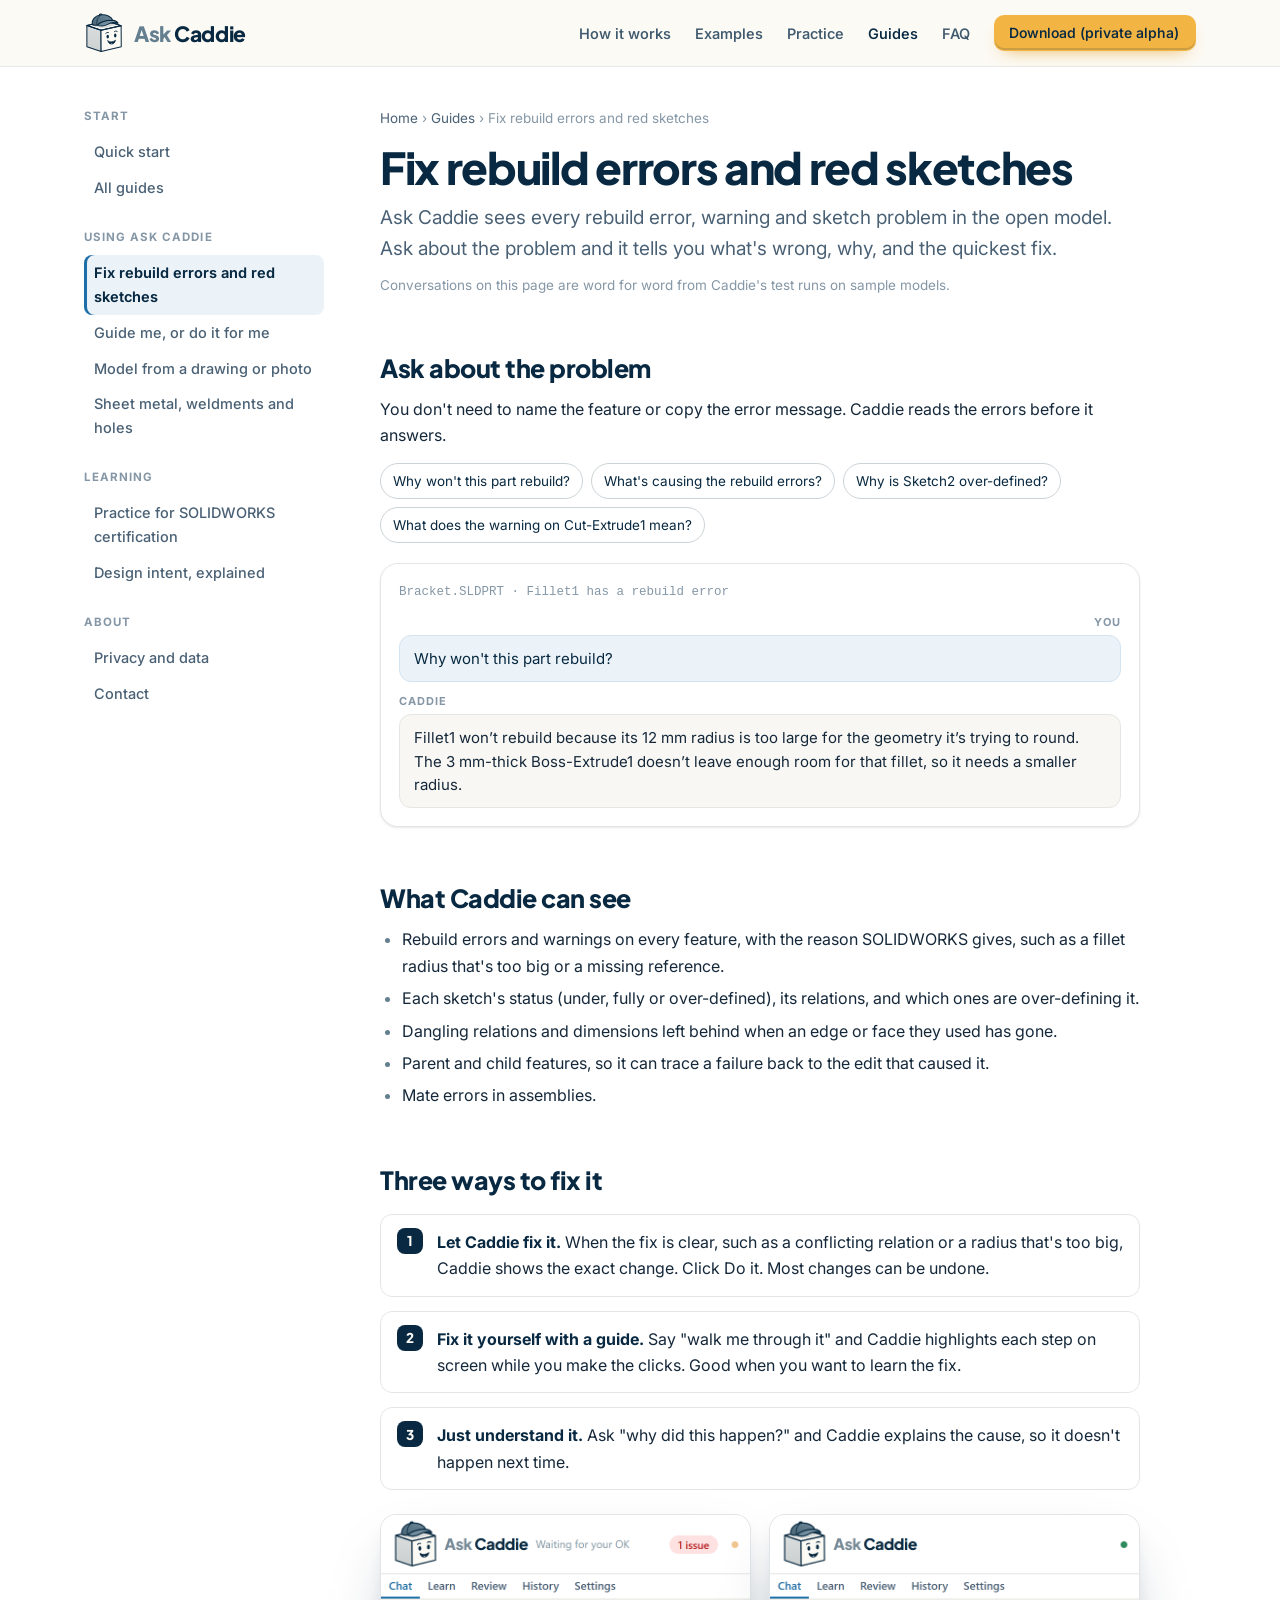
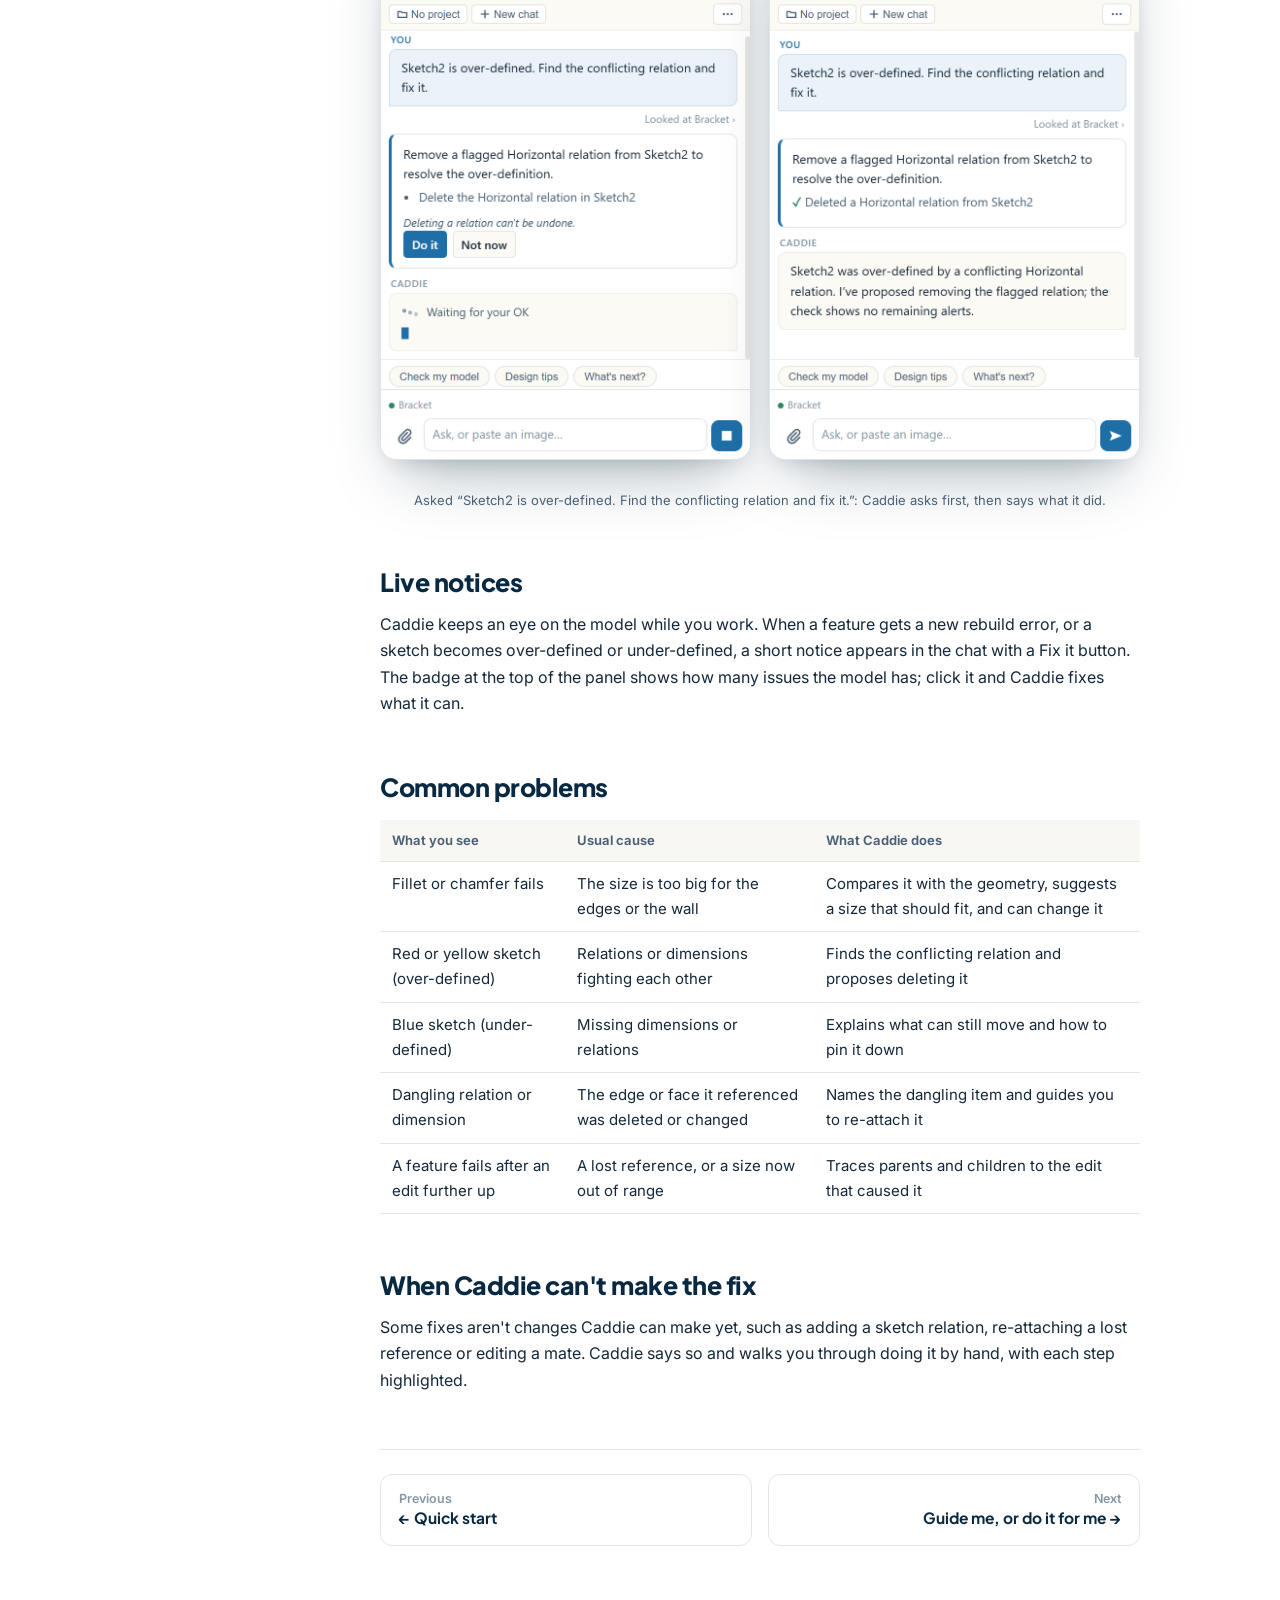
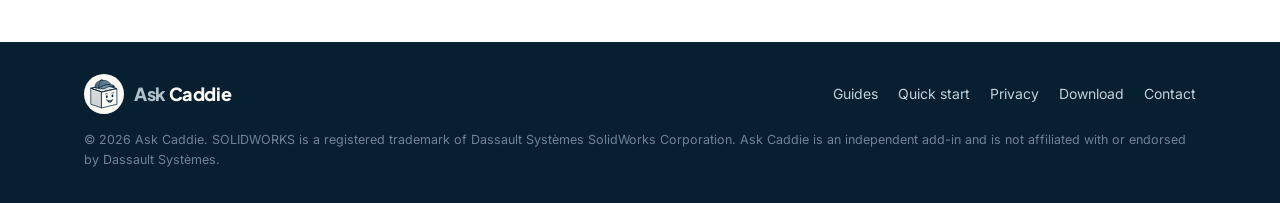
<file: docs/fix-errors.html>
<!DOCTYPE html>
<html lang="en">
<head>
  <meta charset="UTF-8">
  <meta name="viewport" content="width=device-width, initial-scale=1.0">
  <title>Fix rebuild errors and red sketches · Ask Caddie</title>
  <meta name="description" content="How Caddie finds and fixes SOLIDWORKS rebuild errors, over-defined sketches and dangling references.">
  <meta property="og:title" content="Fix rebuild errors and red sketches · Ask Caddie">
  <meta property="og:description" content="How Caddie finds and fixes SOLIDWORKS rebuild errors, over-defined sketches and dangling references.">
  <meta property="og:image" content="https://askcaddie.app/img/og.png">
  <link rel="icon" type="image/svg+xml" href="../img/favicon.svg">
  <link rel="icon" type="image/png" sizes="32x32" href="../img/favicon.png">
  <link rel="icon" type="image/png" sizes="16x16" href="../img/favicon-16.png">
  <link rel="apple-touch-icon" href="../img/apple-touch-icon.png">
  <meta name="theme-color" content="#FCFAF4">
  <meta name="color-scheme" content="light">
  <link rel="preconnect" href="https://fonts.googleapis.com">
  <link rel="preconnect" href="https://fonts.gstatic.com" crossorigin>
  <link href="https://fonts.googleapis.com/css2?family=Inter:wght@400;500;600;700&family=Plus+Jakarta+Sans:wght@600;700;800&display=swap" rel="stylesheet">
  <link rel="stylesheet" href="../css/site.css?v=36">
</head>
<body>

<nav class="nav" aria-label="Main">
  <div class="nav-inner">
    <a class="brand" href="../"><img src="../img/caddie-head.svg" width="40" height="40" alt=""><span class="wm"><span class="wm-ask">Ask</span> Caddie</span></a>
    <ul class="nav-links">
      <li><a href="../#how">How it works</a></li>
      <li><a href="../#examples">Examples</a></li>
      <li><a href="../#practice">Practice</a></li>
      <li><a href="./" aria-current="page">Guides</a></li>
      <li><a href="../#faq">FAQ</a></li>
      <li><a href="../#download" class="btn btn-primary">Download (private alpha)</a></li>
    </ul>
    <button class="nav-toggle" aria-label="Menu" aria-expanded="false"><span></span><span></span><span></span></button>
  </div>
  <div class="nav-mobile">
    <a href="../#how">How it works</a>
    <a href="../#examples">Examples</a>
    <a href="../#practice">Practice</a>
    <a href="./">Guides</a>
    <a href="../#faq">FAQ</a>
    <a href="../#download" class="btn btn-primary">Download</a>
  </div>
</nav>

<div class="doc-layout">
  <details class="doc-toc">
    <summary><span>Guides</span>Fix rebuild errors and red sketches</summary>
    <nav aria-label="Guides"><div class="group"><div class="group-label">Start</div><a href="quick-start.html">Quick start</a><a href="index.html">All guides</a></div><div class="group"><div class="group-label">Using Ask Caddie</div><a href="fix-errors.html" aria-current="page">Fix rebuild errors and red sketches</a><a href="show-me-and-do-it.html">Guide me, or do it for me</a><a href="model-from-image.html">Model from a drawing or photo</a><a href="sheet-metal-weldments.html">Sheet metal, weldments and holes</a></div><div class="group"><div class="group-label">Learning</div><a href="practice-exams.html">Practice for SOLIDWORKS certification</a><a href="design-intent.html">Design intent, explained</a></div><div class="group"><div class="group-label">About</div><a href="../privacy.html">Privacy and data</a><a href="mailto:hello@askcaddie.app">Contact</a></div></nav>
  </details>
  <aside class="doc-sidebar" aria-label="Guides">
    <div class="group"><div class="group-label">Start</div><a href="quick-start.html">Quick start</a><a href="index.html">All guides</a></div><div class="group"><div class="group-label">Using Ask Caddie</div><a href="fix-errors.html" aria-current="page">Fix rebuild errors and red sketches</a><a href="show-me-and-do-it.html">Guide me, or do it for me</a><a href="model-from-image.html">Model from a drawing or photo</a><a href="sheet-metal-weldments.html">Sheet metal, weldments and holes</a></div><div class="group"><div class="group-label">Learning</div><a href="practice-exams.html">Practice for SOLIDWORKS certification</a><a href="design-intent.html">Design intent, explained</a></div><div class="group"><div class="group-label">About</div><a href="../privacy.html">Privacy and data</a><a href="mailto:hello@askcaddie.app">Contact</a></div>
  </aside>
  <main class="doc-main">
    <div class="breadcrumb"><a href="../">Home</a> › <a href="./">Guides</a> › Fix rebuild errors and red sketches</div>
    <h1>Fix rebuild errors and red sketches</h1>
    <p class="doc-lead">Ask Caddie sees every rebuild error, warning and sketch problem in the open model. Ask about the problem and it tells you what's wrong, why, and the quickest fix.</p>
    

    <p class="doc-meta">Conversations on this page are word for word from Caddie's test runs on sample models.</p>
    <h2>Ask about the problem</h2>
    <p>You don't need to name the feature or copy the error message. Caddie reads the errors before it answers.</p>
    <div class="chips"><span class="chip">Why won't this part rebuild?</span><span class="chip">What's causing the rebuild errors?</span><span class="chip">Why is Sketch2 over-defined?</span><span class="chip">What does the warning on Cut-Extrude1 mean?</span></div>
    
    <div class="card transcript">
      <div class="ctx">Bracket.SLDPRT · Fillet1 has a rebuild error</div>
      <div><div class="who who-user">You</div><div class="bubble bubble-user">Why won't this part rebuild?</div></div>
      
      <div><div class="who">Caddie</div><div class="bubble bubble-ai">Fillet1 won’t rebuild because its 12 mm radius is too large for the geometry it’s trying to round. The 3 mm-thick Boss-Extrude1 doesn’t leave enough room for that fillet, so it needs a smaller radius.</div></div>
    </div>

    <h2>What Caddie can see</h2>
    <ul>
      <li>Rebuild errors and warnings on every feature, with the reason SOLIDWORKS gives, such as a fillet radius that's too big or a missing reference.</li>
      <li>Each sketch's status (under, fully or over-defined), its relations, and which ones are over-defining it.</li>
      <li>Dangling relations and dimensions left behind when an edge or face they used has gone.</li>
      <li>Parent and child features, so it can trace a failure back to the edit that caused it.</li>
      <li>Mate errors in assemblies.</li>
    </ul>

    <h2>Three ways to fix it</h2>
    <ol class="doc-steps">
      <li><b>Let Caddie fix it.</b> When the fix is clear, such as a conflicting relation or a radius that's too big, Caddie shows the exact change. Click Do it. Most changes can be undone.</li>
      <li><b>Fix it yourself with a guide.</b> Say "walk me through it" and Caddie highlights each step on screen while you make the clicks. Good when you want to learn the fix.</li>
      <li><b>Just understand it.</b> Ask "why did this happen?" and Caddie explains the cause, so it doesn't happen next time.</li>
    </ol>
    <figure class="doc-figure pair">
      <div class="shot"><img src="../img/panel-fix-ask.png" width="760" height="1120" loading="lazy" alt="Caddie asks to delete a Horizontal relation in Sketch2, warning that deleting a relation can't be undone, with Do it and Not now buttons."></div>
      <div class="shot"><img src="../img/panel-fix.png" width="760" height="1120" loading="lazy" alt="After Do it: a Horizontal relation was deleted from Sketch2, and Caddie confirms no alerts remain."></div>
      <figcaption>Asked “Sketch2 is over-defined. Find the conflicting relation and fix it.”: Caddie asks first, then says what it did.</figcaption>
    </figure>

    <h2>Live notices</h2>
    <p>Caddie keeps an eye on the model while you work. When a feature gets a new rebuild error, or a sketch becomes over-defined or under-defined, a short notice appears in the chat with a Fix it button. The badge at the top of the panel shows how many issues the model has; click it and Caddie fixes what it can.</p>

    <h2>Common problems</h2>
    <table class="doc-table">
      <thead><tr><th>What you see</th><th>Usual cause</th><th>What Caddie does</th></tr></thead>
      <tbody>
        <tr><td>Fillet or chamfer fails</td><td>The size is too big for the edges or the wall</td><td>Compares it with the geometry, suggests a size that should fit, and can change it</td></tr>
        <tr><td>Red or yellow sketch (over-defined)</td><td>Relations or dimensions fighting each other</td><td>Finds the conflicting relation and proposes deleting it</td></tr>
        <tr><td>Blue sketch (under-defined)</td><td>Missing dimensions or relations</td><td>Explains what can still move and how to pin it down</td></tr>
        <tr><td>Dangling relation or dimension</td><td>The edge or face it referenced was deleted or changed</td><td>Names the dangling item and guides you to re-attach it</td></tr>
        <tr><td>A feature fails after an edit further up</td><td>A lost reference, or a size now out of range</td><td>Traces parents and children to the edit that caused it</td></tr>
      </tbody>
    </table>

    <h2>When Caddie can't make the fix</h2>
    <p>Some fixes aren't changes Caddie can make yet, such as adding a sketch relation, re-attaching a lost reference or editing a mate. Caddie says so and walks you through doing it by hand, with each step highlighted.</p>

    <nav class="doc-next" aria-label="More guides">
      <a href="quick-start.html"><span>Previous</span>← Quick start</a>
      <a class="next" href="show-me-and-do-it.html"><span>Next</span>Guide me, or do it for me →</a>
    </nav>
  </main>
</div>

<footer class="footer">
  <div class="footer-inner">
    <a class="brand" href="../"><span class="brand-disc"><img src="../img/caddie-head.svg" width="40" height="40" alt=""></span><span class="wm"><span class="wm-ask">Ask</span> Caddie</span></a>
    <div class="footer-links">
      <a href="./">Guides</a>
      <a href="quick-start.html">Quick start</a>
      <a href="../privacy.html">Privacy</a>
      <a href="../#download">Download</a>
      <a href="mailto:hello@askcaddie.app">Contact</a>
    </div>
    <p class="footer-copy">© 2026 Ask Caddie. SOLIDWORKS is a registered trademark of Dassault Systèmes SolidWorks Corporation. Ask Caddie is an independent add-in and is not affiliated with or endorsed by Dassault Systèmes.</p>
  </div>
</footer>

<script src="../js/site.js?v=25"></script>
</body>
</html>
</file>
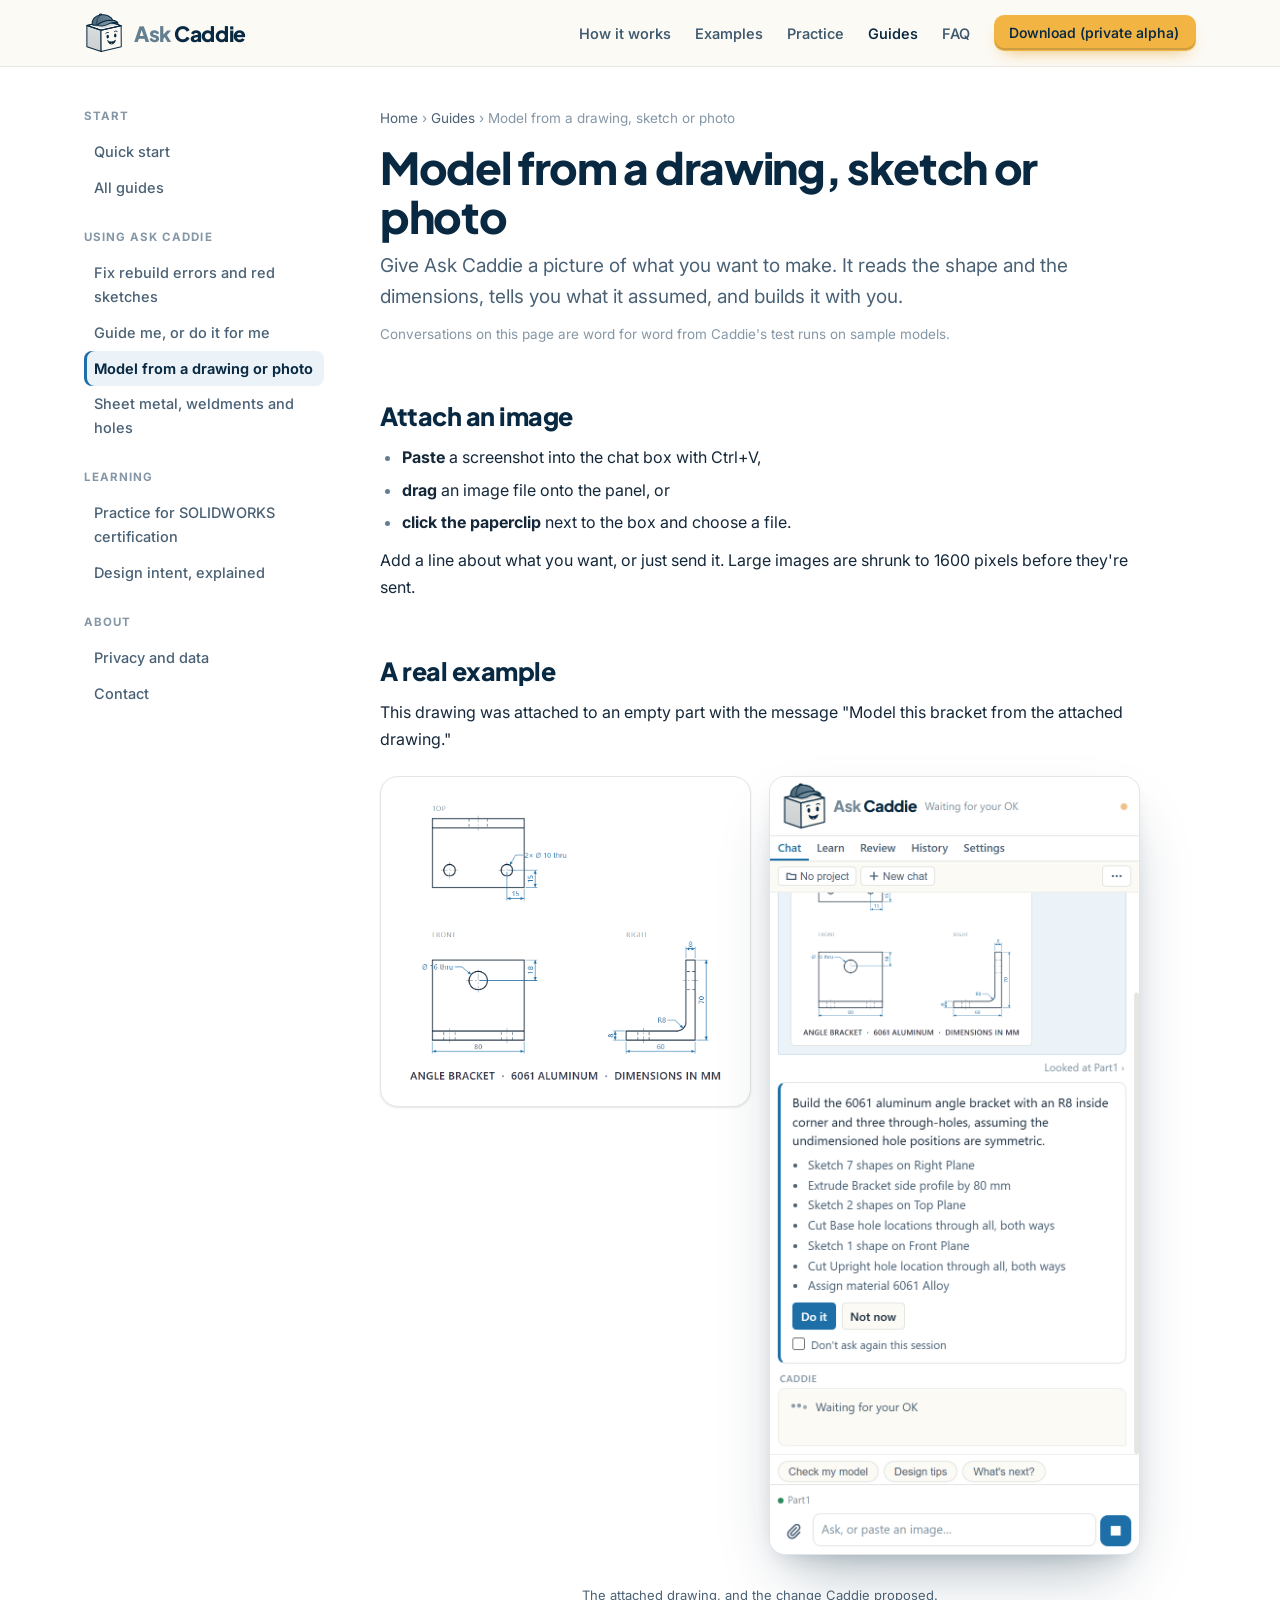
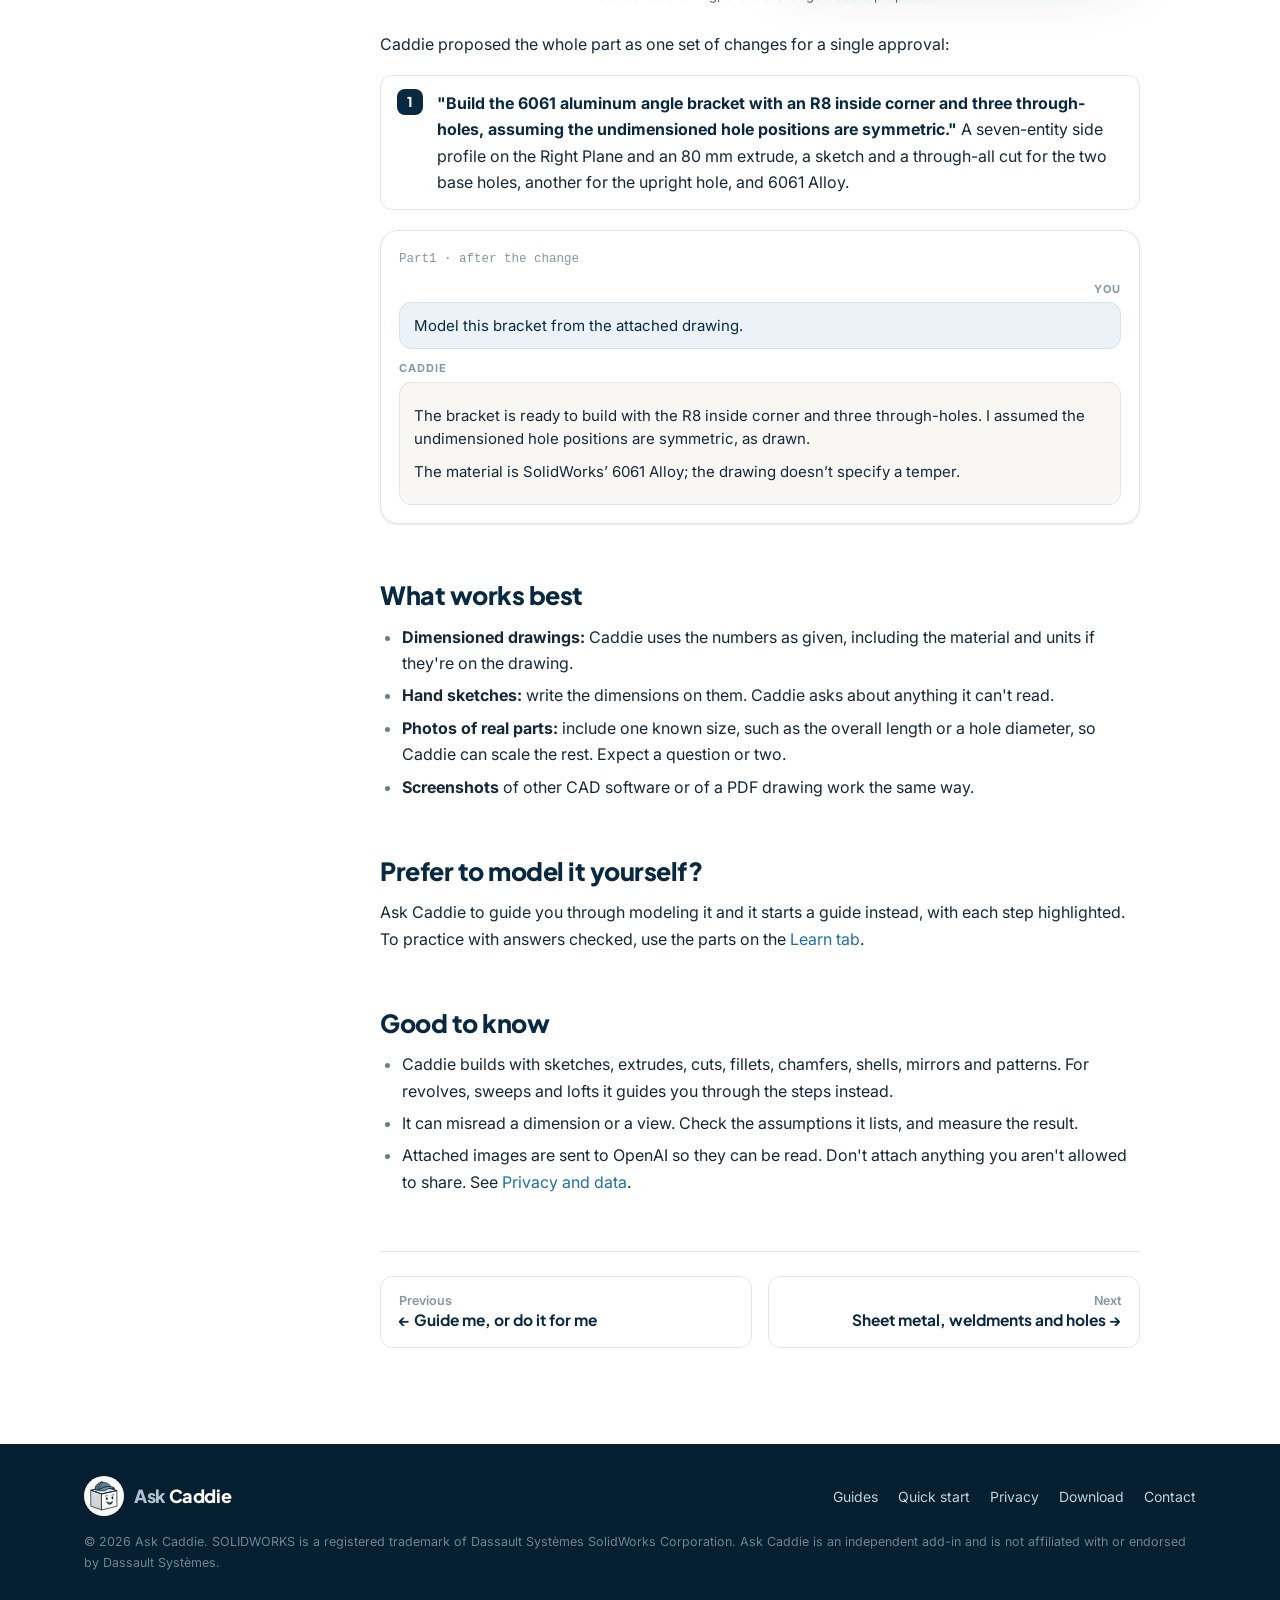
<file: docs/model-from-image.html>
<!DOCTYPE html>
<html lang="en">
<head>
  <meta charset="UTF-8">
  <meta name="viewport" content="width=device-width, initial-scale=1.0">
  <title>Model from a drawing or photo · Ask Caddie</title>
  <meta name="description" content="Attach a drawing, a hand sketch or a photo and build the part in SOLIDWORKS with Caddie, step by step.">
  <meta property="og:title" content="Model from a drawing or photo · Ask Caddie">
  <meta property="og:description" content="Attach a drawing, a hand sketch or a photo and build the part in SOLIDWORKS with Caddie, step by step.">
  <meta property="og:image" content="https://askcaddie.app/img/og.png">
  <link rel="icon" type="image/svg+xml" href="../img/favicon.svg">
  <link rel="icon" type="image/png" sizes="32x32" href="../img/favicon.png">
  <link rel="icon" type="image/png" sizes="16x16" href="../img/favicon-16.png">
  <link rel="apple-touch-icon" href="../img/apple-touch-icon.png">
  <meta name="theme-color" content="#FCFAF4">
  <meta name="color-scheme" content="light">
  <link rel="preconnect" href="https://fonts.googleapis.com">
  <link rel="preconnect" href="https://fonts.gstatic.com" crossorigin>
  <link href="https://fonts.googleapis.com/css2?family=Inter:wght@400;500;600;700&family=Plus+Jakarta+Sans:wght@600;700;800&display=swap" rel="stylesheet">
  <link rel="stylesheet" href="../css/site.css?v=36">
</head>
<body>

<nav class="nav" aria-label="Main">
  <div class="nav-inner">
    <a class="brand" href="../"><img src="../img/caddie-head.svg" width="40" height="40" alt=""><span class="wm"><span class="wm-ask">Ask</span> Caddie</span></a>
    <ul class="nav-links">
      <li><a href="../#how">How it works</a></li>
      <li><a href="../#examples">Examples</a></li>
      <li><a href="../#practice">Practice</a></li>
      <li><a href="./" aria-current="page">Guides</a></li>
      <li><a href="../#faq">FAQ</a></li>
      <li><a href="../#download" class="btn btn-primary">Download (private alpha)</a></li>
    </ul>
    <button class="nav-toggle" aria-label="Menu" aria-expanded="false"><span></span><span></span><span></span></button>
  </div>
  <div class="nav-mobile">
    <a href="../#how">How it works</a>
    <a href="../#examples">Examples</a>
    <a href="../#practice">Practice</a>
    <a href="./">Guides</a>
    <a href="../#faq">FAQ</a>
    <a href="../#download" class="btn btn-primary">Download</a>
  </div>
</nav>

<div class="doc-layout">
  <details class="doc-toc">
    <summary><span>Guides</span>Model from a drawing or photo</summary>
    <nav aria-label="Guides"><div class="group"><div class="group-label">Start</div><a href="quick-start.html">Quick start</a><a href="index.html">All guides</a></div><div class="group"><div class="group-label">Using Ask Caddie</div><a href="fix-errors.html">Fix rebuild errors and red sketches</a><a href="show-me-and-do-it.html">Guide me, or do it for me</a><a href="model-from-image.html" aria-current="page">Model from a drawing or photo</a><a href="sheet-metal-weldments.html">Sheet metal, weldments and holes</a></div><div class="group"><div class="group-label">Learning</div><a href="practice-exams.html">Practice for SOLIDWORKS certification</a><a href="design-intent.html">Design intent, explained</a></div><div class="group"><div class="group-label">About</div><a href="../privacy.html">Privacy and data</a><a href="mailto:hello@askcaddie.app">Contact</a></div></nav>
  </details>
  <aside class="doc-sidebar" aria-label="Guides">
    <div class="group"><div class="group-label">Start</div><a href="quick-start.html">Quick start</a><a href="index.html">All guides</a></div><div class="group"><div class="group-label">Using Ask Caddie</div><a href="fix-errors.html">Fix rebuild errors and red sketches</a><a href="show-me-and-do-it.html">Guide me, or do it for me</a><a href="model-from-image.html" aria-current="page">Model from a drawing or photo</a><a href="sheet-metal-weldments.html">Sheet metal, weldments and holes</a></div><div class="group"><div class="group-label">Learning</div><a href="practice-exams.html">Practice for SOLIDWORKS certification</a><a href="design-intent.html">Design intent, explained</a></div><div class="group"><div class="group-label">About</div><a href="../privacy.html">Privacy and data</a><a href="mailto:hello@askcaddie.app">Contact</a></div>
  </aside>
  <main class="doc-main">
    <div class="breadcrumb"><a href="../">Home</a> › <a href="./">Guides</a> › Model from a drawing, sketch or photo</div>
    <h1>Model from a drawing, sketch or photo</h1>
    <p class="doc-lead">Give Ask Caddie a picture of what you want to make. It reads the shape and the dimensions, tells you what it assumed, and builds it with you.</p>
    

    <p class="doc-meta">Conversations on this page are word for word from Caddie's test runs on sample models.</p>
    <h2>Attach an image</h2>
    <ul>
      <li><b>Paste</b> a screenshot into the chat box with Ctrl+V,</li>
      <li><b>drag</b> an image file onto the panel, or</li>
      <li><b>click the paperclip</b> next to the box and choose a file.</li>
    </ul>
    <p>Add a line about what you want, or just send it. Large images are shrunk to 1600 pixels before they're sent.</p>

    <h2>A real example</h2>
    <p>This drawing was attached to an empty part with the message "Model this bracket from the attached drawing."</p>
    <figure class="doc-figure pair">
      <div class="card" style="padding:12px"><img src="../img/angle-drawing.png" width="917" height="811" loading="lazy" alt="A dimensioned drawing of an angle bracket: 80 wide, 60 deep, 70 tall, 8 mm walls, R8 inside bend, two Ø10 holes in the base 15 mm from the edges and a Ø16 hole in the upright 18 mm from the top."></div>
      <div class="shot"><img src="../img/panel-image.png" width="760" height="1600" loading="lazy" alt="Caddie's proposal for the bracket: the side profile sketch on the Right Plane, an 80 mm extrude, the base and upright hole sketches and cuts, and 6061 Alloy."></div>
      <figcaption>The attached drawing, and the change Caddie proposed.</figcaption>
    </figure>
    <p>Caddie proposed the whole part as one set of changes for a single approval:</p>
    <ol class="doc-steps">
      <li><b>"Build the 6061 aluminum angle bracket with an R8 inside corner and three through-holes, assuming the undimensioned hole positions are symmetric."</b> A seven-entity side profile on the Right Plane and an 80 mm extrude, a sketch and a through-all cut for the two base holes, another for the upright hole, and 6061 Alloy.</li>
    </ol>
    
    <div class="card transcript">
      <div class="ctx">Part1 · after the change</div>
      <div><div class="who who-user">You</div><div class="bubble bubble-user">Model this bracket from the attached drawing.</div></div>
      
      <div><div class="who">Caddie</div><div class="bubble bubble-ai"><p>The bracket is ready to build with the R8 inside corner and three through-holes. I assumed the undimensioned hole positions are symmetric, as drawn.</p><p>The material is SolidWorks’ 6061 Alloy; the drawing doesn’t specify a temper.</p></div></div>
    </div>

    <h2>What works best</h2>
    <ul>
      <li><b>Dimensioned drawings:</b> Caddie uses the numbers as given, including the material and units if they're on the drawing.</li>
      <li><b>Hand sketches:</b> write the dimensions on them. Caddie asks about anything it can't read.</li>
      <li><b>Photos of real parts:</b> include one known size, such as the overall length or a hole diameter, so Caddie can scale the rest. Expect a question or two.</li>
      <li><b>Screenshots</b> of other CAD software or of a PDF drawing work the same way.</li>
    </ul>

    <h2>Prefer to model it yourself?</h2>
    <p>Ask Caddie to guide you through modeling it and it starts a guide instead, with each step highlighted. To practice with answers checked, use the parts on the <a href="practice-exams.html">Learn tab</a>.</p>

    <h2>Good to know</h2>
    <ul>
      <li>Caddie builds with sketches, extrudes, cuts, fillets, chamfers, shells, mirrors and patterns. For revolves, sweeps and lofts it guides you through the steps instead.</li>
      <li>It can misread a dimension or a view. Check the assumptions it lists, and measure the result.</li>
      <li>Attached images are sent to OpenAI so they can be read. Don't attach anything you aren't allowed to share. See <a href="../privacy.html">Privacy and data</a>.</li>
    </ul>

    <nav class="doc-next" aria-label="More guides">
      <a href="show-me-and-do-it.html"><span>Previous</span>← Guide me, or do it for me</a>
      <a class="next" href="sheet-metal-weldments.html"><span>Next</span>Sheet metal, weldments and holes →</a>
    </nav>
  </main>
</div>

<footer class="footer">
  <div class="footer-inner">
    <a class="brand" href="../"><span class="brand-disc"><img src="../img/caddie-head.svg" width="40" height="40" alt=""></span><span class="wm"><span class="wm-ask">Ask</span> Caddie</span></a>
    <div class="footer-links">
      <a href="./">Guides</a>
      <a href="quick-start.html">Quick start</a>
      <a href="../privacy.html">Privacy</a>
      <a href="../#download">Download</a>
      <a href="mailto:hello@askcaddie.app">Contact</a>
    </div>
    <p class="footer-copy">© 2026 Ask Caddie. SOLIDWORKS is a registered trademark of Dassault Systèmes SolidWorks Corporation. Ask Caddie is an independent add-in and is not affiliated with or endorsed by Dassault Systèmes.</p>
  </div>
</footer>

<script src="../js/site.js?v=25"></script>
</body>
</html>
</file>
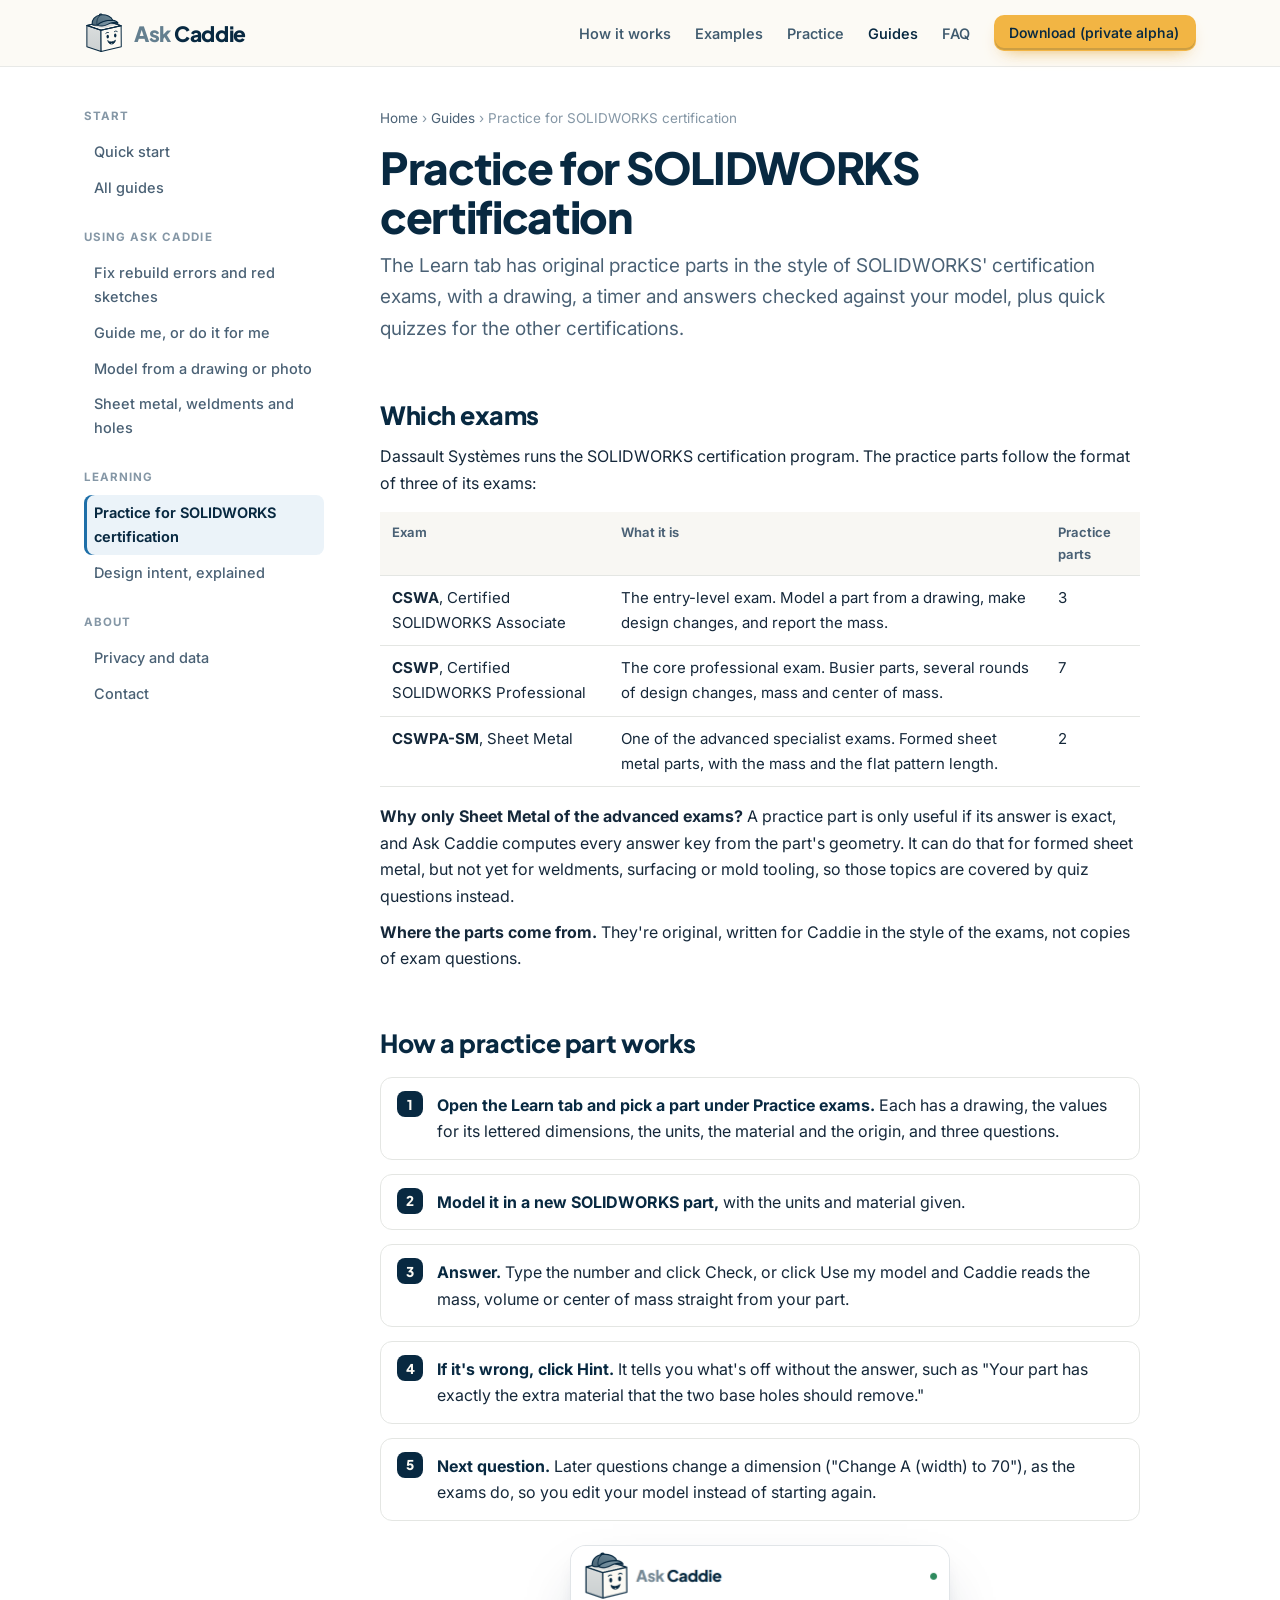
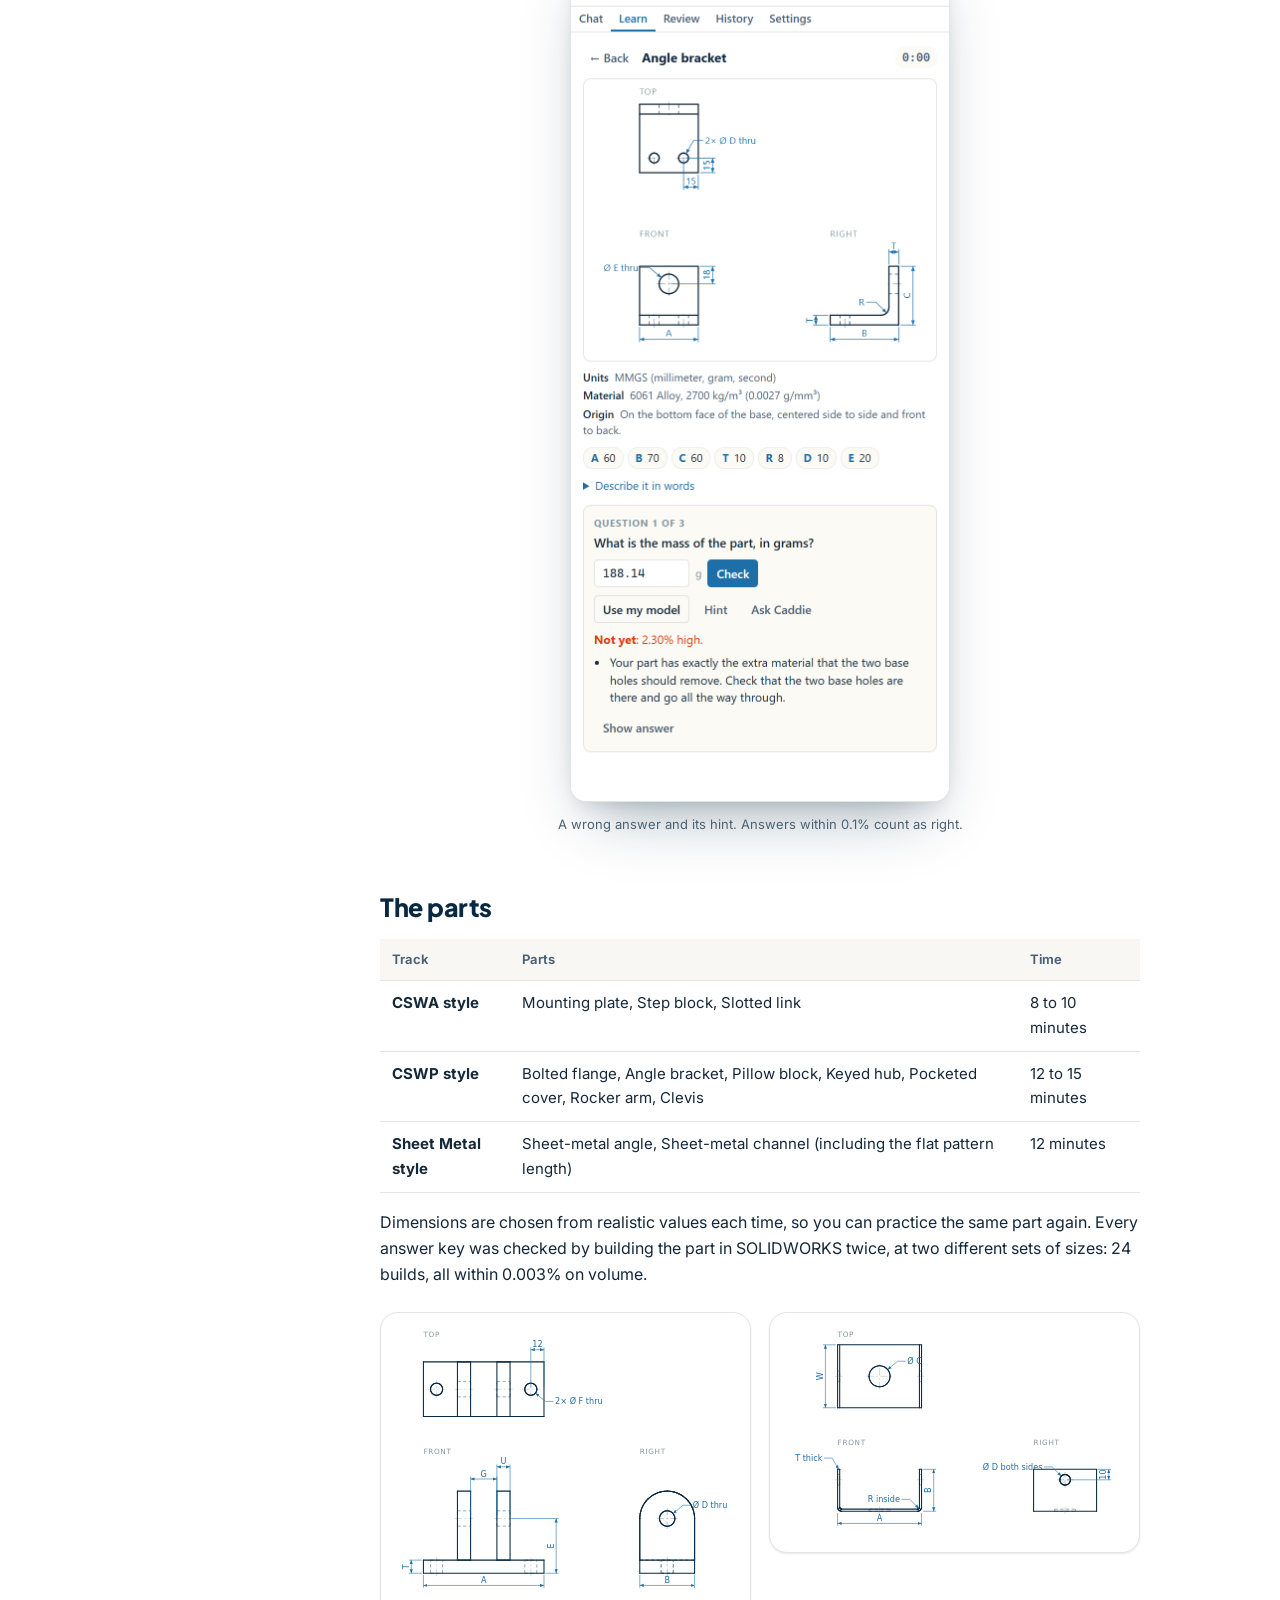
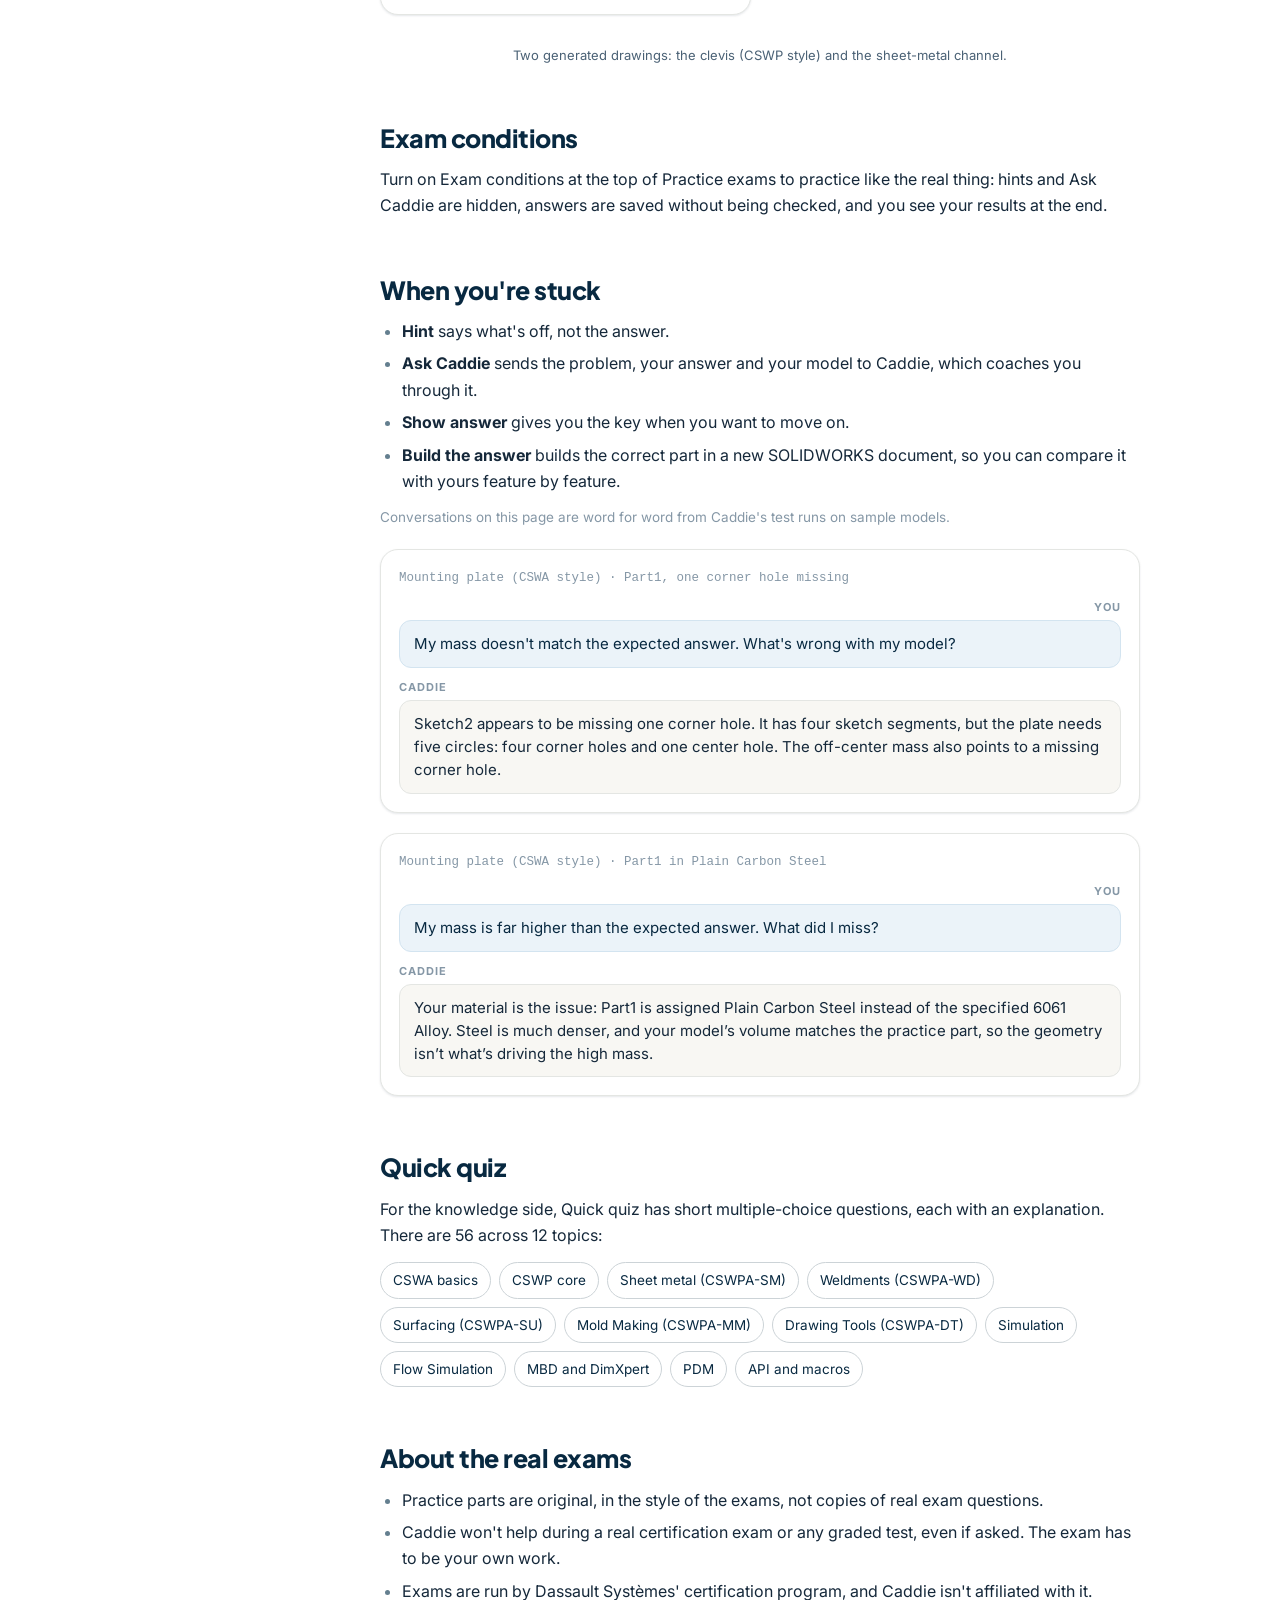
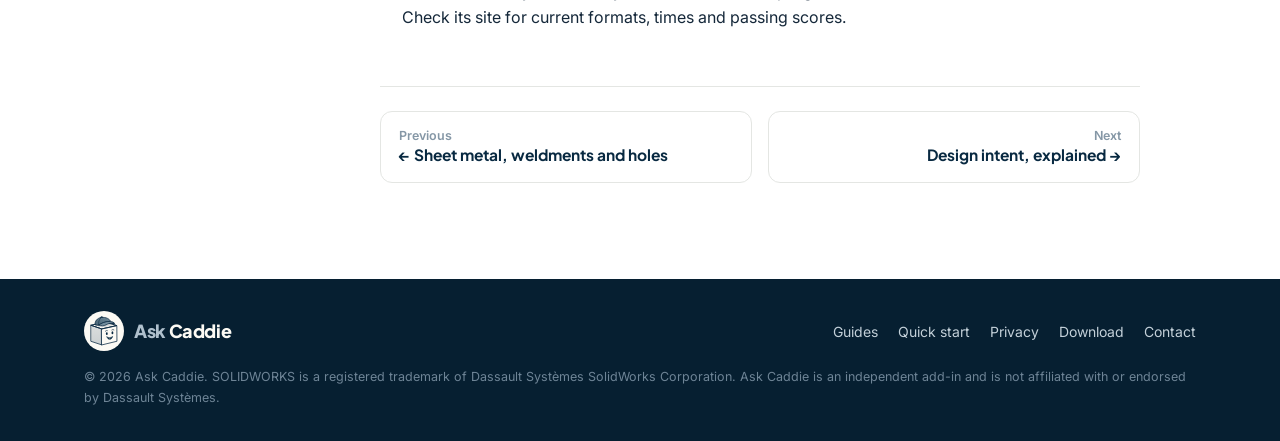
<file: docs/practice-exams.html>
<!DOCTYPE html>
<html lang="en">
<head>
  <meta charset="UTF-8">
  <meta name="viewport" content="width=device-width, initial-scale=1.0">
  <title>Practice for SOLIDWORKS certification · Ask Caddie</title>
  <meta name="description" content="Original practice parts in the style of the CSWA, CSWP and Sheet Metal exams, with drawings, a timer and checked answers, plus quizzes for the other certifications.">
  <meta property="og:title" content="Practice for SOLIDWORKS certification · Ask Caddie">
  <meta property="og:description" content="Original practice parts in the style of the CSWA, CSWP and Sheet Metal exams, with drawings, a timer and checked answers, plus quizzes for the other certifications.">
  <meta property="og:image" content="https://askcaddie.app/img/og.png">
  <link rel="icon" type="image/svg+xml" href="../img/favicon.svg">
  <link rel="icon" type="image/png" sizes="32x32" href="../img/favicon.png">
  <link rel="icon" type="image/png" sizes="16x16" href="../img/favicon-16.png">
  <link rel="apple-touch-icon" href="../img/apple-touch-icon.png">
  <meta name="theme-color" content="#FCFAF4">
  <meta name="color-scheme" content="light">
  <link rel="preconnect" href="https://fonts.googleapis.com">
  <link rel="preconnect" href="https://fonts.gstatic.com" crossorigin>
  <link href="https://fonts.googleapis.com/css2?family=Inter:wght@400;500;600;700&family=Plus+Jakarta+Sans:wght@600;700;800&display=swap" rel="stylesheet">
  <link rel="stylesheet" href="../css/site.css?v=36">
</head>
<body>

<nav class="nav" aria-label="Main">
  <div class="nav-inner">
    <a class="brand" href="../"><img src="../img/caddie-head.svg" width="40" height="40" alt=""><span class="wm"><span class="wm-ask">Ask</span> Caddie</span></a>
    <ul class="nav-links">
      <li><a href="../#how">How it works</a></li>
      <li><a href="../#examples">Examples</a></li>
      <li><a href="../#practice">Practice</a></li>
      <li><a href="./" aria-current="page">Guides</a></li>
      <li><a href="../#faq">FAQ</a></li>
      <li><a href="../#download" class="btn btn-primary">Download (private alpha)</a></li>
    </ul>
    <button class="nav-toggle" aria-label="Menu" aria-expanded="false"><span></span><span></span><span></span></button>
  </div>
  <div class="nav-mobile">
    <a href="../#how">How it works</a>
    <a href="../#examples">Examples</a>
    <a href="../#practice">Practice</a>
    <a href="./">Guides</a>
    <a href="../#faq">FAQ</a>
    <a href="../#download" class="btn btn-primary">Download</a>
  </div>
</nav>

<div class="doc-layout">
  <details class="doc-toc">
    <summary><span>Guides</span>Practice for SOLIDWORKS certification</summary>
    <nav aria-label="Guides"><div class="group"><div class="group-label">Start</div><a href="quick-start.html">Quick start</a><a href="index.html">All guides</a></div><div class="group"><div class="group-label">Using Ask Caddie</div><a href="fix-errors.html">Fix rebuild errors and red sketches</a><a href="show-me-and-do-it.html">Guide me, or do it for me</a><a href="model-from-image.html">Model from a drawing or photo</a><a href="sheet-metal-weldments.html">Sheet metal, weldments and holes</a></div><div class="group"><div class="group-label">Learning</div><a href="practice-exams.html" aria-current="page">Practice for SOLIDWORKS certification</a><a href="design-intent.html">Design intent, explained</a></div><div class="group"><div class="group-label">About</div><a href="../privacy.html">Privacy and data</a><a href="mailto:hello@askcaddie.app">Contact</a></div></nav>
  </details>
  <aside class="doc-sidebar" aria-label="Guides">
    <div class="group"><div class="group-label">Start</div><a href="quick-start.html">Quick start</a><a href="index.html">All guides</a></div><div class="group"><div class="group-label">Using Ask Caddie</div><a href="fix-errors.html">Fix rebuild errors and red sketches</a><a href="show-me-and-do-it.html">Guide me, or do it for me</a><a href="model-from-image.html">Model from a drawing or photo</a><a href="sheet-metal-weldments.html">Sheet metal, weldments and holes</a></div><div class="group"><div class="group-label">Learning</div><a href="practice-exams.html" aria-current="page">Practice for SOLIDWORKS certification</a><a href="design-intent.html">Design intent, explained</a></div><div class="group"><div class="group-label">About</div><a href="../privacy.html">Privacy and data</a><a href="mailto:hello@askcaddie.app">Contact</a></div>
  </aside>
  <main class="doc-main">
    <div class="breadcrumb"><a href="../">Home</a> › <a href="./">Guides</a> › Practice for SOLIDWORKS certification</div>
    <h1>Practice for SOLIDWORKS certification</h1>
    <p class="doc-lead">The Learn tab has original practice parts in the style of SOLIDWORKS' certification exams, with a drawing, a timer and answers checked against your model, plus quick quizzes for the other certifications.</p>
    

    <h2>Which exams</h2>
    <p>Dassault Systèmes runs the SOLIDWORKS certification program. The practice parts follow the format of three of its exams:</p>
    <table class="doc-table">
      <thead><tr><th>Exam</th><th>What it is</th><th>Practice parts</th></tr></thead>
      <tbody>
        <tr><td><b>CSWA</b>, Certified SOLIDWORKS Associate</td><td>The entry-level exam. Model a part from a drawing, make design changes, and report the mass.</td><td>3</td></tr>
        <tr><td><b>CSWP</b>, Certified SOLIDWORKS Professional</td><td>The core professional exam. Busier parts, several rounds of design changes, mass and center of mass.</td><td>7</td></tr>
        <tr><td><b>CSWPA-SM</b>, Sheet Metal</td><td>One of the advanced specialist exams. Formed sheet metal parts, with the mass and the flat pattern length.</td><td>2</td></tr>
      </tbody>
    </table>
    <p><b>Why only Sheet Metal of the advanced exams?</b> A practice part is only useful if its answer is exact, and Ask Caddie computes every answer key from the part's geometry. It can do that for formed sheet metal, but not yet for weldments, surfacing or mold tooling, so those topics are covered by quiz questions instead.</p>
    <p><b>Where the parts come from.</b> They're original, written for Caddie in the style of the exams, not copies of exam questions.</p>

    <h2>How a practice part works</h2>
    <ol class="doc-steps">
      <li><b>Open the Learn tab and pick a part under Practice exams.</b> Each has a drawing, the values for its lettered dimensions, the units, the material and the origin, and three questions.</li>
      <li><b>Model it in a new SOLIDWORKS part,</b> with the units and material given.</li>
      <li><b>Answer.</b> Type the number and click Check, or click Use my model and Caddie reads the mass, volume or center of mass straight from your part.</li>
      <li><b>If it's wrong, click Hint.</b> It tells you what's off without the answer, such as "Your part has exactly the extra material that the two base holes should remove."</li>
      <li><b>Next question.</b> Later questions change a dimension ("Change A (width) to 70"), as the exams do, so you edit your model instead of starting again.</li>
    </ol>
    
    <figure class="doc-figure">
      <div class="shot"><img src="../img/panel-practice.png" width="760" height="1720" loading="lazy" alt="A practice angle bracket: the drawing, the values, the question 'What is the mass of the part, in grams?', an answer marked too high and a hint about the two base holes."></div>
      <figcaption>A wrong answer and its hint. Answers within 0.1% count as right.</figcaption>
    </figure>

    <h2>The parts</h2>
    <table class="doc-table">
      <thead><tr><th>Track</th><th>Parts</th><th>Time</th></tr></thead>
      <tbody>
        <tr><td><b>CSWA style</b></td><td>Mounting plate, Step block, Slotted link</td><td>8 to 10 minutes</td></tr>
        <tr><td><b>CSWP style</b></td><td>Bolted flange, Angle bracket, Pillow block, Keyed hub, Pocketed cover, Rocker arm, Clevis</td><td>12 to 15 minutes</td></tr>
        <tr><td><b>Sheet Metal style</b></td><td>Sheet-metal angle, Sheet-metal channel (including the flat pattern length)</td><td>12 minutes</td></tr>
      </tbody>
    </table>
    <p>Dimensions are chosen from realistic values each time, so you can practice the same part again. Every answer key was checked by building the part in SOLIDWORKS twice, at two different sets of sizes: 24 builds, all within 0.003% on volume.</p>
    <figure class="doc-figure pair">
      <div class="card" style="padding:14px"><img src="../img/drawing-clevis.svg" width="420" height="337" loading="lazy" alt="Generated drawing of a clevis."></div>
      <div class="card" style="padding:14px"><img src="../img/drawing-sm-channel.svg" width="420" height="260" loading="lazy" alt="Generated drawing of a sheet metal channel."></div>
      <figcaption>Two generated drawings: the clevis (CSWP style) and the sheet-metal channel.</figcaption>
    </figure>

    <h2>Exam conditions</h2>
    <p>Turn on Exam conditions at the top of Practice exams to practice like the real thing: hints and Ask Caddie are hidden, answers are saved without being checked, and you see your results at the end.</p>

    <h2>When you're stuck</h2>
    <ul>
      <li><b>Hint</b> says what's off, not the answer.</li>
      <li><b>Ask Caddie</b> sends the problem, your answer and your model to Caddie, which coaches you through it.</li>
      <li><b>Show answer</b> gives you the key when you want to move on.</li>
      <li><b>Build the answer</b> builds the correct part in a new SOLIDWORKS document, so you can compare it with yours feature by feature.</li>
    </ul>
    <p class="doc-meta">Conversations on this page are word for word from Caddie's test runs on sample models.</p>
    
    <div class="card transcript">
      <div class="ctx">Mounting plate (CSWA style) · Part1, one corner hole missing</div>
      <div><div class="who who-user">You</div><div class="bubble bubble-user">My mass doesn't match the expected answer. What's wrong with my model?</div></div>
      
      <div><div class="who">Caddie</div><div class="bubble bubble-ai">Sketch2 appears to be missing one corner hole. It has four sketch segments, but the plate needs five circles: four corner holes and one center hole. The off-center mass also points to a missing corner hole.</div></div>
    </div>
    
    <div class="card transcript">
      <div class="ctx">Mounting plate (CSWA style) · Part1 in Plain Carbon Steel</div>
      <div><div class="who who-user">You</div><div class="bubble bubble-user">My mass is far higher than the expected answer. What did I miss?</div></div>
      
      <div><div class="who">Caddie</div><div class="bubble bubble-ai">Your material is the issue: Part1 is assigned Plain Carbon Steel instead of the specified 6061 Alloy. Steel is much denser, and your model’s volume matches the practice part, so the geometry isn’t what’s driving the high mass.</div></div>
    </div>

    <h2>Quick quiz</h2>
    <p>For the knowledge side, Quick quiz has short multiple-choice questions, each with an explanation. There are 56 across 12 topics:</p>
    <div class="chips"><span class="chip">CSWA basics</span><span class="chip">CSWP core</span><span class="chip">Sheet metal (CSWPA-SM)</span><span class="chip">Weldments (CSWPA-WD)</span><span class="chip">Surfacing (CSWPA-SU)</span><span class="chip">Mold Making (CSWPA-MM)</span><span class="chip">Drawing Tools (CSWPA-DT)</span><span class="chip">Simulation</span><span class="chip">Flow Simulation</span><span class="chip">MBD and DimXpert</span><span class="chip">PDM</span><span class="chip">API and macros</span></div>

    <h2>About the real exams</h2>
    <ul>
      <li>Practice parts are original, in the style of the exams, not copies of real exam questions.</li>
      <li>Caddie won't help during a real certification exam or any graded test, even if asked. The exam has to be your own work.</li>
      <li>Exams are run by Dassault Systèmes' certification program, and Caddie isn't affiliated with it. Check its site for current formats, times and passing scores.</li>
    </ul>

    <nav class="doc-next" aria-label="More guides">
      <a href="sheet-metal-weldments.html"><span>Previous</span>← Sheet metal, weldments and holes</a>
      <a class="next" href="design-intent.html"><span>Next</span>Design intent, explained →</a>
    </nav>
  </main>
</div>

<footer class="footer">
  <div class="footer-inner">
    <a class="brand" href="../"><span class="brand-disc"><img src="../img/caddie-head.svg" width="40" height="40" alt=""></span><span class="wm"><span class="wm-ask">Ask</span> Caddie</span></a>
    <div class="footer-links">
      <a href="./">Guides</a>
      <a href="quick-start.html">Quick start</a>
      <a href="../privacy.html">Privacy</a>
      <a href="../#download">Download</a>
      <a href="mailto:hello@askcaddie.app">Contact</a>
    </div>
    <p class="footer-copy">© 2026 Ask Caddie. SOLIDWORKS is a registered trademark of Dassault Systèmes SolidWorks Corporation. Ask Caddie is an independent add-in and is not affiliated with or endorsed by Dassault Systèmes.</p>
  </div>
</footer>

<script src="../js/site.js?v=25"></script>
</body>
</html>
</file>
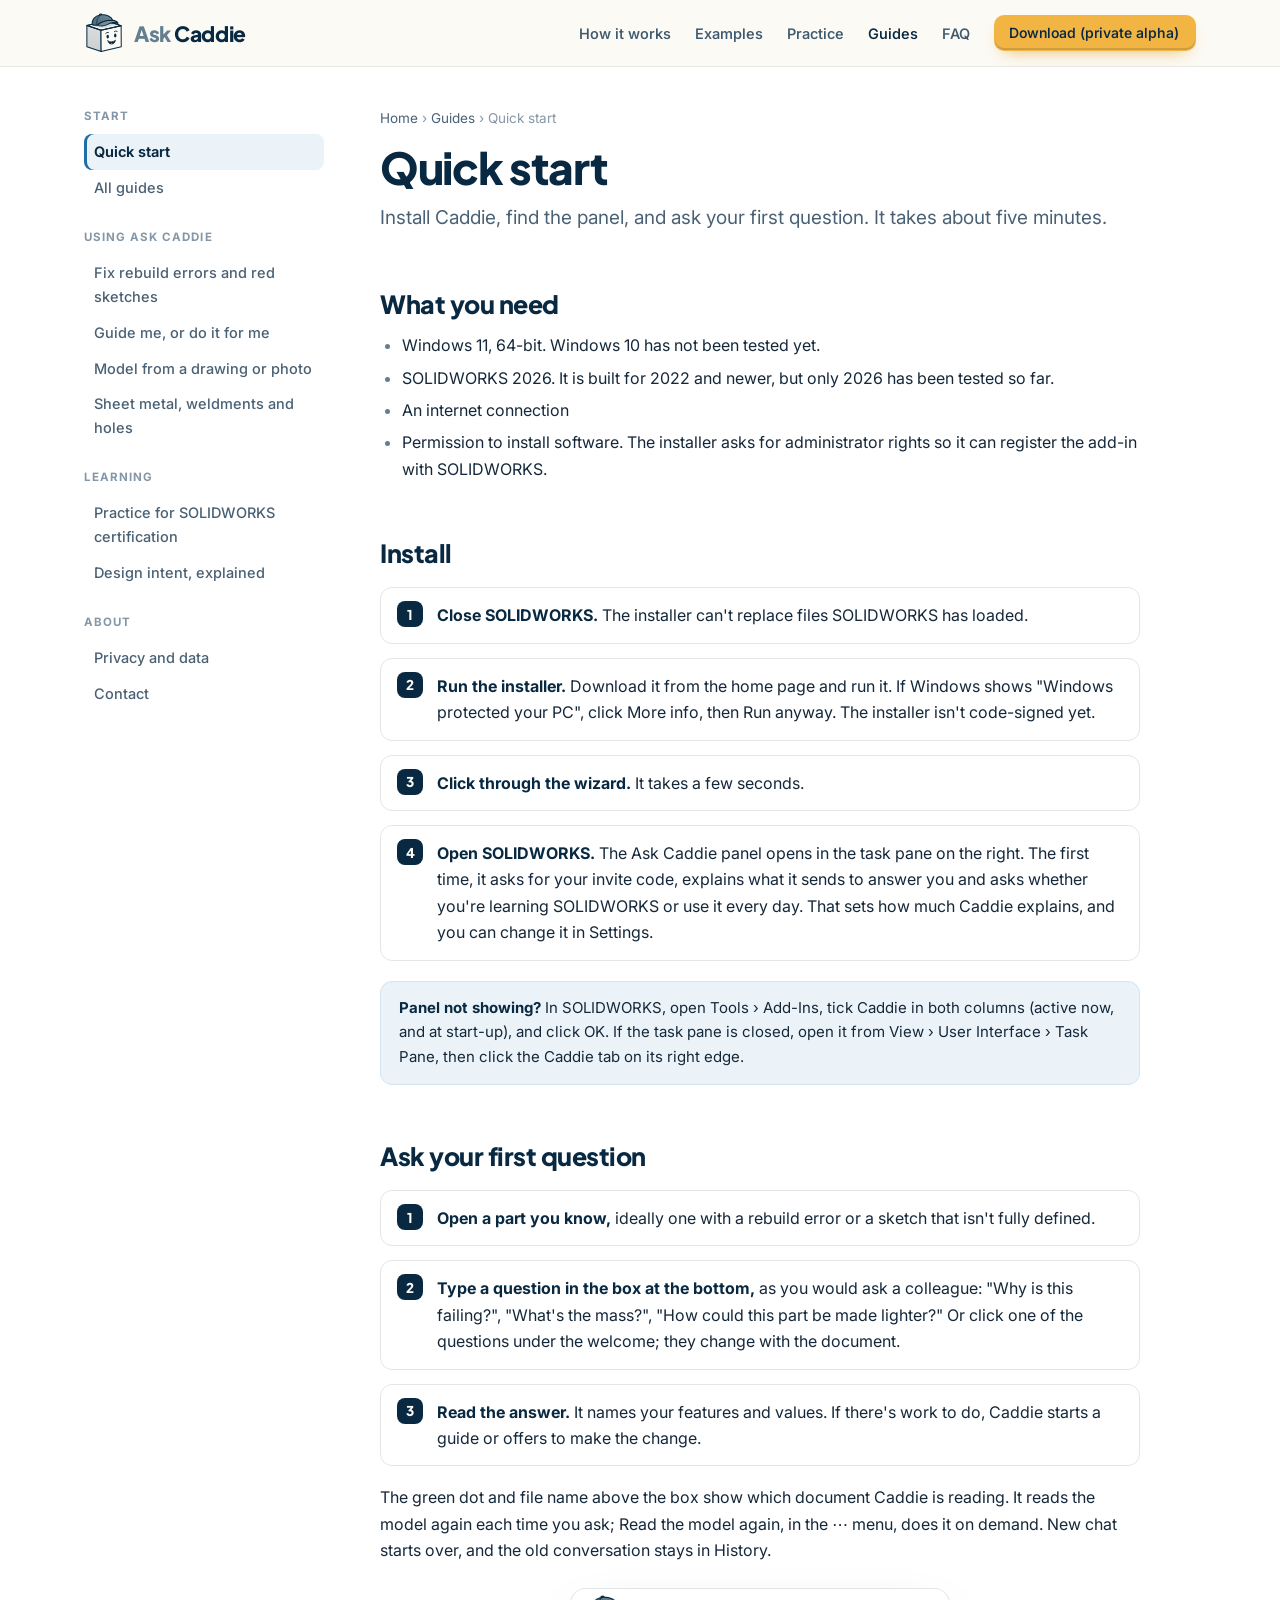
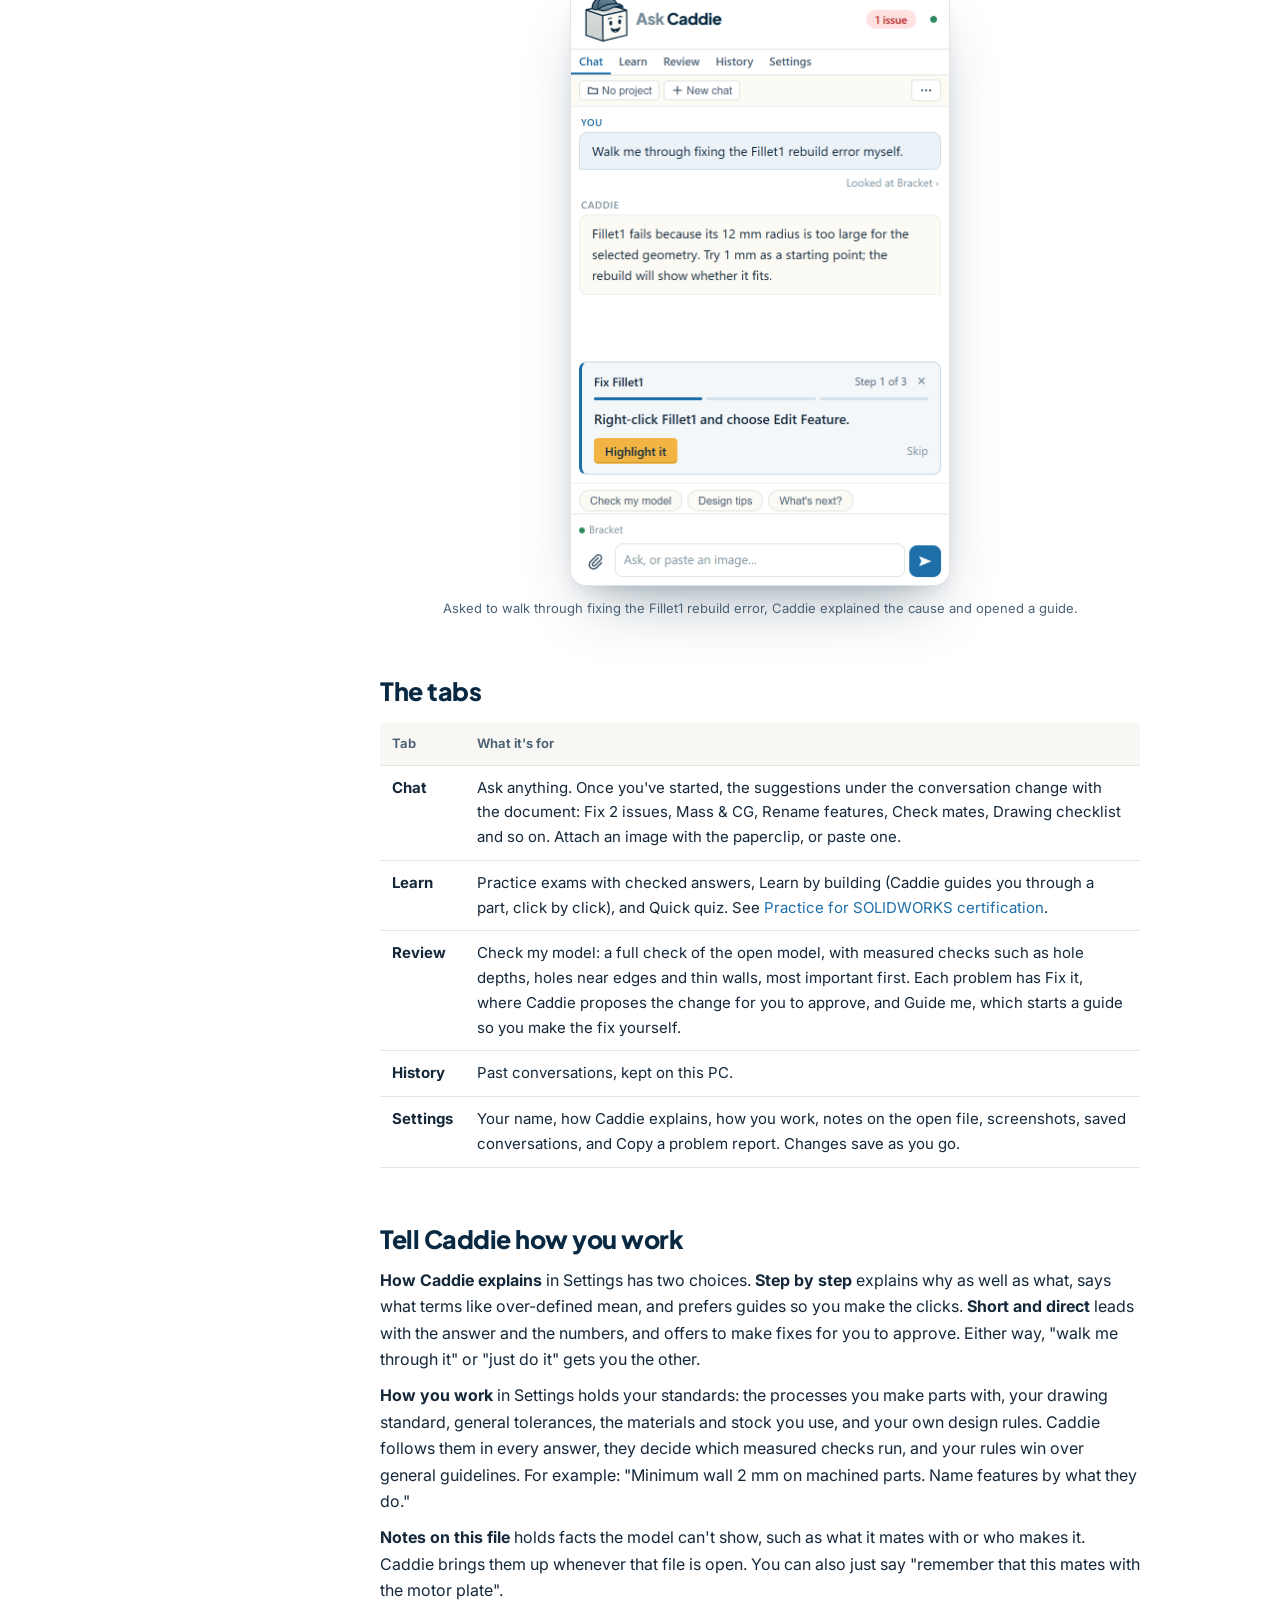
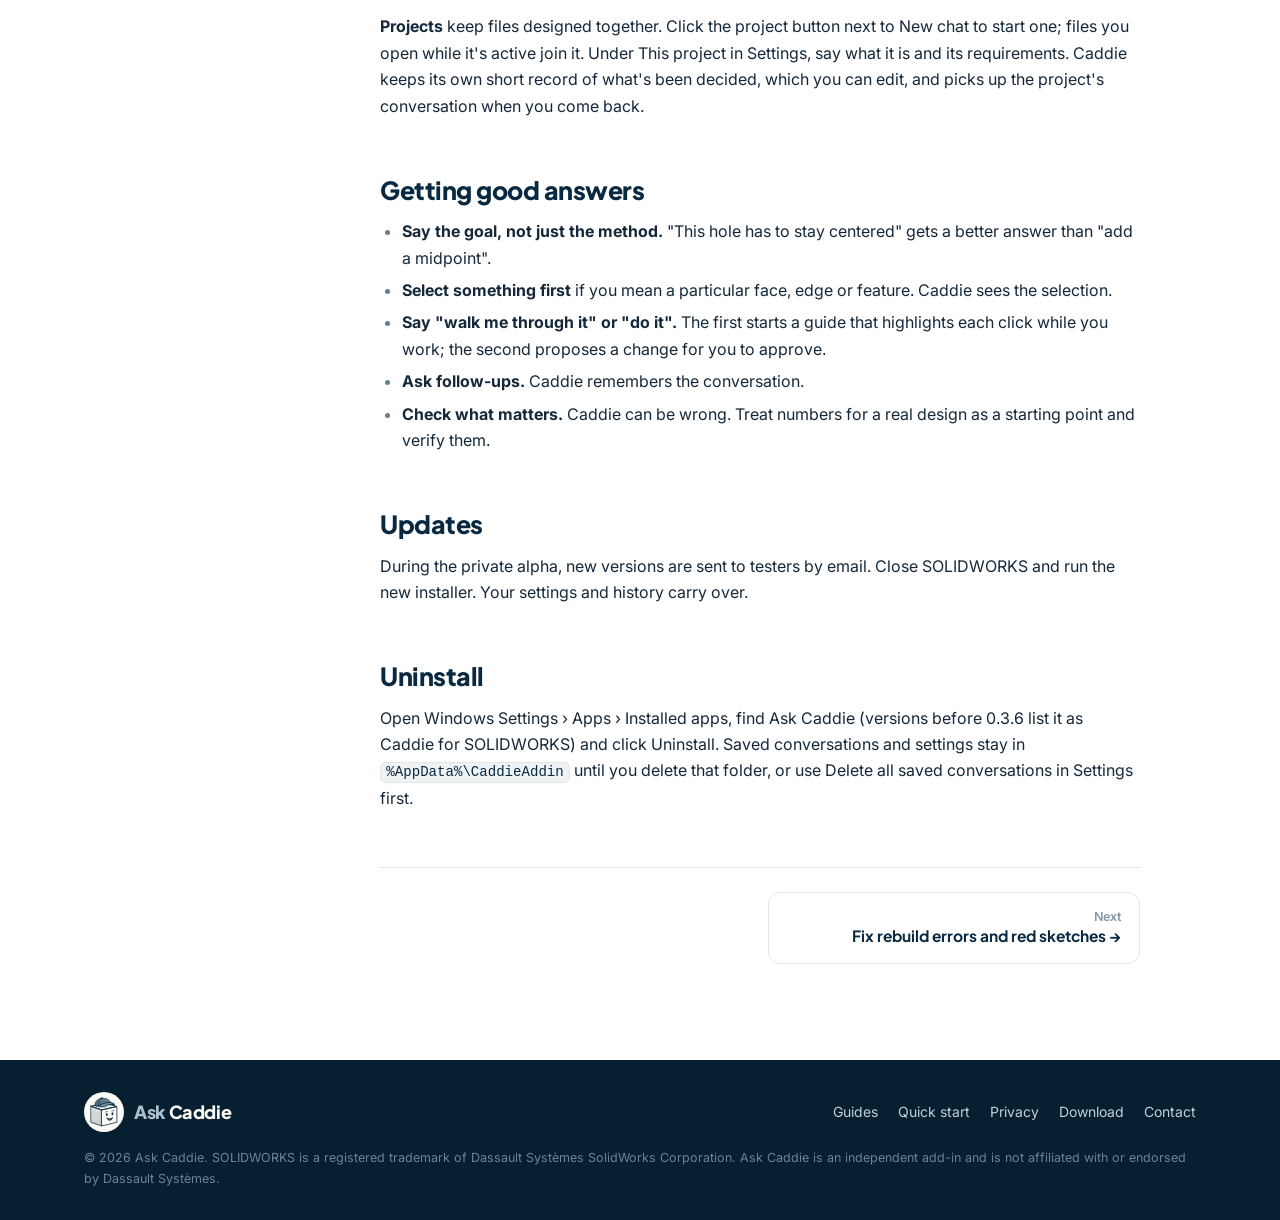
<file: docs/quick-start.html>
<!DOCTYPE html>
<html lang="en">
<head>
  <meta charset="UTF-8">
  <meta name="viewport" content="width=device-width, initial-scale=1.0">
  <title>Quick start · Ask Caddie</title>
  <meta name="description" content="Install Ask Caddie for SOLIDWORKS, find the panel and ask your first question in about five minutes.">
  <meta property="og:title" content="Quick start · Ask Caddie">
  <meta property="og:description" content="Install Ask Caddie for SOLIDWORKS, find the panel and ask your first question in about five minutes.">
  <meta property="og:image" content="https://askcaddie.app/img/og.png">
  <link rel="icon" type="image/svg+xml" href="../img/favicon.svg">
  <link rel="icon" type="image/png" sizes="32x32" href="../img/favicon.png">
  <link rel="icon" type="image/png" sizes="16x16" href="../img/favicon-16.png">
  <link rel="apple-touch-icon" href="../img/apple-touch-icon.png">
  <meta name="theme-color" content="#FCFAF4">
  <meta name="color-scheme" content="light">
  <link rel="preconnect" href="https://fonts.googleapis.com">
  <link rel="preconnect" href="https://fonts.gstatic.com" crossorigin>
  <link href="https://fonts.googleapis.com/css2?family=Inter:wght@400;500;600;700&family=Plus+Jakarta+Sans:wght@600;700;800&display=swap" rel="stylesheet">
  <link rel="stylesheet" href="../css/site.css?v=36">
</head>
<body>

<nav class="nav" aria-label="Main">
  <div class="nav-inner">
    <a class="brand" href="../"><img src="../img/caddie-head.svg" width="40" height="40" alt=""><span class="wm"><span class="wm-ask">Ask</span> Caddie</span></a>
    <ul class="nav-links">
      <li><a href="../#how">How it works</a></li>
      <li><a href="../#examples">Examples</a></li>
      <li><a href="../#practice">Practice</a></li>
      <li><a href="./" aria-current="page">Guides</a></li>
      <li><a href="../#faq">FAQ</a></li>
      <li><a href="../#download" class="btn btn-primary">Download (private alpha)</a></li>
    </ul>
    <button class="nav-toggle" aria-label="Menu" aria-expanded="false"><span></span><span></span><span></span></button>
  </div>
  <div class="nav-mobile">
    <a href="../#how">How it works</a>
    <a href="../#examples">Examples</a>
    <a href="../#practice">Practice</a>
    <a href="./">Guides</a>
    <a href="../#faq">FAQ</a>
    <a href="../#download" class="btn btn-primary">Download</a>
  </div>
</nav>

<div class="doc-layout">
  <details class="doc-toc">
    <summary><span>Guides</span>Quick start</summary>
    <nav aria-label="Guides"><div class="group"><div class="group-label">Start</div><a href="quick-start.html" aria-current="page">Quick start</a><a href="index.html">All guides</a></div><div class="group"><div class="group-label">Using Ask Caddie</div><a href="fix-errors.html">Fix rebuild errors and red sketches</a><a href="show-me-and-do-it.html">Guide me, or do it for me</a><a href="model-from-image.html">Model from a drawing or photo</a><a href="sheet-metal-weldments.html">Sheet metal, weldments and holes</a></div><div class="group"><div class="group-label">Learning</div><a href="practice-exams.html">Practice for SOLIDWORKS certification</a><a href="design-intent.html">Design intent, explained</a></div><div class="group"><div class="group-label">About</div><a href="../privacy.html">Privacy and data</a><a href="mailto:hello@askcaddie.app">Contact</a></div></nav>
  </details>
  <aside class="doc-sidebar" aria-label="Guides">
    <div class="group"><div class="group-label">Start</div><a href="quick-start.html" aria-current="page">Quick start</a><a href="index.html">All guides</a></div><div class="group"><div class="group-label">Using Ask Caddie</div><a href="fix-errors.html">Fix rebuild errors and red sketches</a><a href="show-me-and-do-it.html">Guide me, or do it for me</a><a href="model-from-image.html">Model from a drawing or photo</a><a href="sheet-metal-weldments.html">Sheet metal, weldments and holes</a></div><div class="group"><div class="group-label">Learning</div><a href="practice-exams.html">Practice for SOLIDWORKS certification</a><a href="design-intent.html">Design intent, explained</a></div><div class="group"><div class="group-label">About</div><a href="../privacy.html">Privacy and data</a><a href="mailto:hello@askcaddie.app">Contact</a></div>
  </aside>
  <main class="doc-main">
    <div class="breadcrumb"><a href="../">Home</a> › <a href="./">Guides</a> › Quick start</div>
    <h1>Quick start</h1>
    <p class="doc-lead">Install Caddie, find the panel, and ask your first question. It takes about five minutes.</p>
    

    <h2>What you need</h2>
    <ul>
      <li>Windows 11, 64-bit. Windows 10 has not been tested yet.</li>
      <li>SOLIDWORKS 2026. It is built for 2022 and newer, but only 2026 has been tested so far.</li>
      <li>An internet connection</li>
      <li>Permission to install software. The installer asks for administrator rights so it can register the add-in with SOLIDWORKS.</li>
    </ul>

    <h2>Install</h2>
    <ol class="doc-steps">
      <li><b>Close SOLIDWORKS.</b> The installer can't replace files SOLIDWORKS has loaded.</li>
      <li><b>Run the installer.</b> Download it from the home page and run it. If Windows shows "Windows protected your PC", click More info, then Run anyway. The installer isn't code-signed yet.</li>
      <li><b>Click through the wizard.</b> It takes a few seconds.</li>
      <li><b>Open SOLIDWORKS.</b> The Ask Caddie panel opens in the task pane on the right. The first time, it asks for your invite code, explains what it sends to answer you and asks whether you're learning SOLIDWORKS or use it every day. That sets how much Caddie explains, and you can change it in Settings.</li>
    </ol>
    <div class="callout"><b>Panel not showing?</b> In SOLIDWORKS, open Tools › Add-Ins, tick Caddie in both columns (active now, and at start-up), and click OK. If the task pane is closed, open it from View › User Interface › Task Pane, then click the Caddie tab on its right edge.</div>

    <h2>Ask your first question</h2>
    <ol class="doc-steps">
      <li><b>Open a part you know,</b> ideally one with a rebuild error or a sketch that isn't fully defined.</li>
      <li><b>Type a question in the box at the bottom,</b> as you would ask a colleague: "Why is this failing?", "What's the mass?", "How could this part be made lighter?" Or click one of the questions under the welcome; they change with the document.</li>
      <li><b>Read the answer.</b> It names your features and values. If there's work to do, Caddie starts a guide or offers to make the change.</li>
    </ol>
    <p>The green dot and file name above the box show which document Caddie is reading. It reads the model again each time you ask; Read the model again, in the ⋯ menu, does it on demand. New chat starts over, and the old conversation stays in History.</p>
    
    <figure class="doc-figure">
      <div class="shot"><img src="../img/panel-guide.png" width="760" height="1200" loading="lazy" alt="The Chat tab after asking to be walked through fixing the Fillet1 rebuild error: Caddie names Fillet1 and its 12 mm radius, and a guide card is open."></div>
      <figcaption>Asked to walk through fixing the Fillet1 rebuild error, Caddie explained the cause and opened a guide.</figcaption>
    </figure>

    <h2>The tabs</h2>
    <table class="doc-table">
      <thead><tr><th>Tab</th><th>What it's for</th></tr></thead>
      <tbody>
        <tr><td><b>Chat</b></td><td>Ask anything. Once you've started, the suggestions under the conversation change with the document: Fix 2 issues, Mass &amp; CG, Rename features, Check mates, Drawing checklist and so on. Attach an image with the paperclip, or paste one.</td></tr>
        <tr><td><b>Learn</b></td><td>Practice exams with checked answers, Learn by building (Caddie guides you through a part, click by click), and Quick quiz. See <a href="practice-exams.html">Practice for SOLIDWORKS certification</a>.</td></tr>
        <tr><td><b>Review</b></td><td>Check my model: a full check of the open model, with measured checks such as hole depths, holes near edges and thin walls, most important first. Each problem has Fix it, where Caddie proposes the change for you to approve, and Guide me, which starts a guide so you make the fix yourself.</td></tr>
        <tr><td><b>History</b></td><td>Past conversations, kept on this PC.</td></tr>
        <tr><td><b>Settings</b></td><td>Your name, how Caddie explains, how you work, notes on the open file, screenshots, saved conversations, and Copy a problem report. Changes save as you go.</td></tr>
      </tbody>
    </table>

    <h2>Tell Caddie how you work</h2>
    <p><b>How Caddie explains</b> in Settings has two choices. <b>Step by step</b> explains why as well as what, says what terms like over-defined mean, and prefers guides so you make the clicks. <b>Short and direct</b> leads with the answer and the numbers, and offers to make fixes for you to approve. Either way, "walk me through it" or "just do it" gets you the other.</p>
    <p><b>How you work</b> in Settings holds your standards: the processes you make parts with, your drawing standard, general tolerances, the materials and stock you use, and your own design rules. Caddie follows them in every answer, they decide which measured checks run, and your rules win over general guidelines. For example: "Minimum wall 2 mm on machined parts. Name features by what they do."</p>
    <p><b>Notes on this file</b> holds facts the model can't show, such as what it mates with or who makes it. Caddie brings them up whenever that file is open. You can also just say "remember that this mates with the motor plate".</p>
    <p><b>Projects</b> keep files designed together. Click the project button next to New chat to start one; files you open while it's active join it. Under This project in Settings, say what it is and its requirements. Caddie keeps its own short record of what's been decided, which you can edit, and picks up the project's conversation when you come back.</p>

    <h2>Getting good answers</h2>
    <ul>
      <li><b>Say the goal, not just the method.</b> "This hole has to stay centered" gets a better answer than "add a midpoint".</li>
      <li><b>Select something first</b> if you mean a particular face, edge or feature. Caddie sees the selection.</li>
      <li><b>Say "walk me through it" or "do it".</b> The first starts a guide that highlights each click while you work; the second proposes a change for you to approve.</li>
      <li><b>Ask follow-ups.</b> Caddie remembers the conversation.</li>
      <li><b>Check what matters.</b> Caddie can be wrong. Treat numbers for a real design as a starting point and verify them.</li>
    </ul>

    <h2>Updates</h2>
    <p>During the private alpha, new versions are sent to testers by email. Close SOLIDWORKS and run the new installer. Your settings and history carry over.</p>

    <h2>Uninstall</h2>
    <p>Open Windows Settings › Apps › Installed apps, find Ask Caddie (versions before 0.3.6 list it as Caddie for SOLIDWORKS) and click Uninstall. Saved conversations and settings stay in <code>%AppData%\CaddieAddin</code> until you delete that folder, or use Delete all saved conversations in Settings first.</p>

    <nav class="doc-next" aria-label="More guides">
      <span></span>
      <a class="next" href="fix-errors.html"><span>Next</span>Fix rebuild errors and red sketches →</a>
    </nav>
  </main>
</div>

<footer class="footer">
  <div class="footer-inner">
    <a class="brand" href="../"><span class="brand-disc"><img src="../img/caddie-head.svg" width="40" height="40" alt=""></span><span class="wm"><span class="wm-ask">Ask</span> Caddie</span></a>
    <div class="footer-links">
      <a href="./">Guides</a>
      <a href="quick-start.html">Quick start</a>
      <a href="../privacy.html">Privacy</a>
      <a href="../#download">Download</a>
      <a href="mailto:hello@askcaddie.app">Contact</a>
    </div>
    <p class="footer-copy">© 2026 Ask Caddie. SOLIDWORKS is a registered trademark of Dassault Systèmes SolidWorks Corporation. Ask Caddie is an independent add-in and is not affiliated with or endorsed by Dassault Systèmes.</p>
  </div>
</footer>

<script src="../js/site.js?v=25"></script>
</body>
</html>
</file>
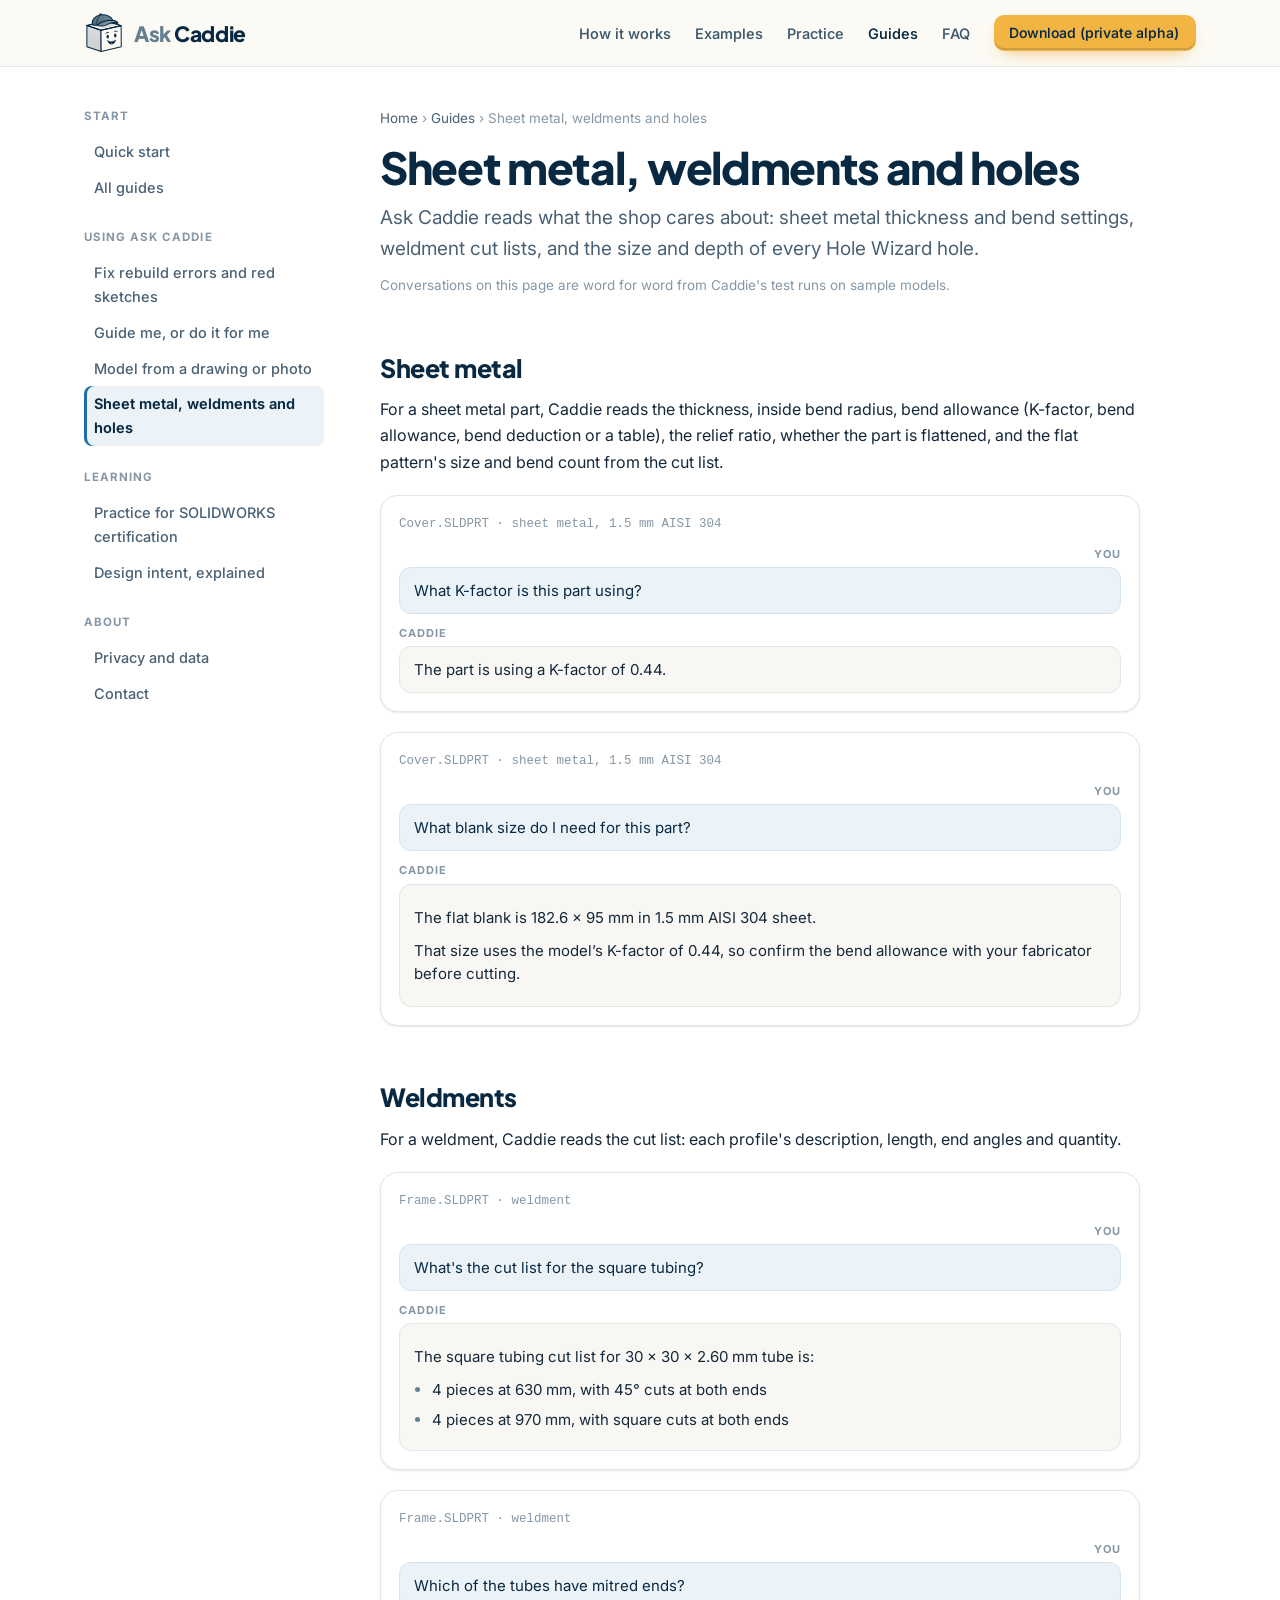
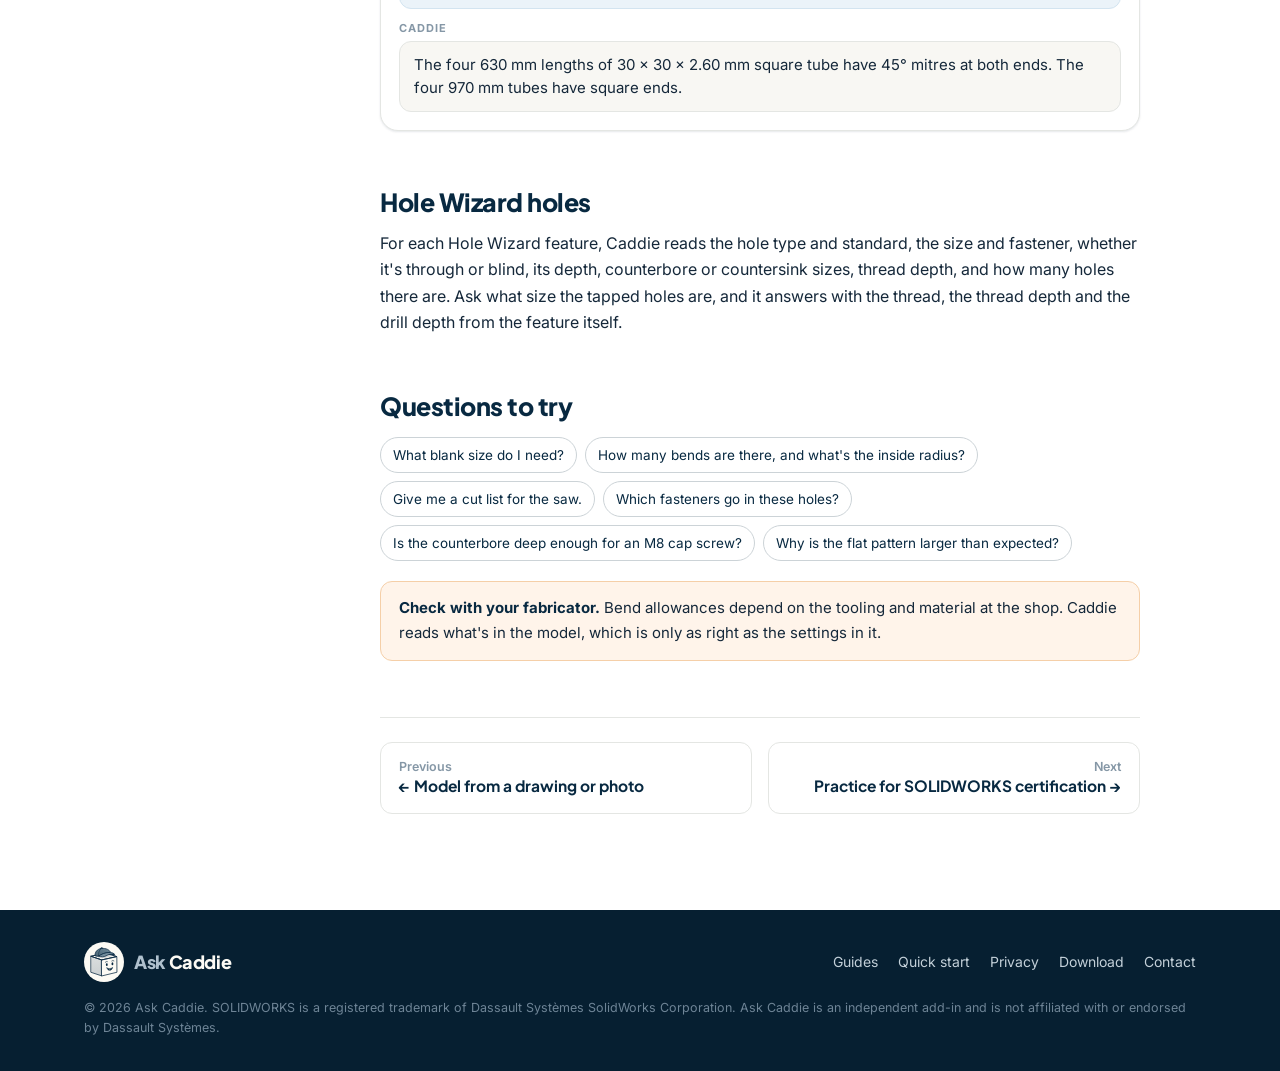
<file: docs/sheet-metal-weldments.html>
<!DOCTYPE html>
<html lang="en">
<head>
  <meta charset="UTF-8">
  <meta name="viewport" content="width=device-width, initial-scale=1.0">
  <title>Sheet metal, weldments and holes · Ask Caddie</title>
  <meta name="description" content="Caddie reads sheet metal bend settings, weldment cut lists and Hole Wizard details, and answers the questions the shop asks.">
  <meta property="og:title" content="Sheet metal, weldments and holes · Ask Caddie">
  <meta property="og:description" content="Caddie reads sheet metal bend settings, weldment cut lists and Hole Wizard details, and answers the questions the shop asks.">
  <meta property="og:image" content="https://askcaddie.app/img/og.png">
  <link rel="icon" type="image/svg+xml" href="../img/favicon.svg">
  <link rel="icon" type="image/png" sizes="32x32" href="../img/favicon.png">
  <link rel="icon" type="image/png" sizes="16x16" href="../img/favicon-16.png">
  <link rel="apple-touch-icon" href="../img/apple-touch-icon.png">
  <meta name="theme-color" content="#FCFAF4">
  <meta name="color-scheme" content="light">
  <link rel="preconnect" href="https://fonts.googleapis.com">
  <link rel="preconnect" href="https://fonts.gstatic.com" crossorigin>
  <link href="https://fonts.googleapis.com/css2?family=Inter:wght@400;500;600;700&family=Plus+Jakarta+Sans:wght@600;700;800&display=swap" rel="stylesheet">
  <link rel="stylesheet" href="../css/site.css?v=36">
</head>
<body>

<nav class="nav" aria-label="Main">
  <div class="nav-inner">
    <a class="brand" href="../"><img src="../img/caddie-head.svg" width="40" height="40" alt=""><span class="wm"><span class="wm-ask">Ask</span> Caddie</span></a>
    <ul class="nav-links">
      <li><a href="../#how">How it works</a></li>
      <li><a href="../#examples">Examples</a></li>
      <li><a href="../#practice">Practice</a></li>
      <li><a href="./" aria-current="page">Guides</a></li>
      <li><a href="../#faq">FAQ</a></li>
      <li><a href="../#download" class="btn btn-primary">Download (private alpha)</a></li>
    </ul>
    <button class="nav-toggle" aria-label="Menu" aria-expanded="false"><span></span><span></span><span></span></button>
  </div>
  <div class="nav-mobile">
    <a href="../#how">How it works</a>
    <a href="../#examples">Examples</a>
    <a href="../#practice">Practice</a>
    <a href="./">Guides</a>
    <a href="../#faq">FAQ</a>
    <a href="../#download" class="btn btn-primary">Download</a>
  </div>
</nav>

<div class="doc-layout">
  <details class="doc-toc">
    <summary><span>Guides</span>Sheet metal, weldments and holes</summary>
    <nav aria-label="Guides"><div class="group"><div class="group-label">Start</div><a href="quick-start.html">Quick start</a><a href="index.html">All guides</a></div><div class="group"><div class="group-label">Using Ask Caddie</div><a href="fix-errors.html">Fix rebuild errors and red sketches</a><a href="show-me-and-do-it.html">Guide me, or do it for me</a><a href="model-from-image.html">Model from a drawing or photo</a><a href="sheet-metal-weldments.html" aria-current="page">Sheet metal, weldments and holes</a></div><div class="group"><div class="group-label">Learning</div><a href="practice-exams.html">Practice for SOLIDWORKS certification</a><a href="design-intent.html">Design intent, explained</a></div><div class="group"><div class="group-label">About</div><a href="../privacy.html">Privacy and data</a><a href="mailto:hello@askcaddie.app">Contact</a></div></nav>
  </details>
  <aside class="doc-sidebar" aria-label="Guides">
    <div class="group"><div class="group-label">Start</div><a href="quick-start.html">Quick start</a><a href="index.html">All guides</a></div><div class="group"><div class="group-label">Using Ask Caddie</div><a href="fix-errors.html">Fix rebuild errors and red sketches</a><a href="show-me-and-do-it.html">Guide me, or do it for me</a><a href="model-from-image.html">Model from a drawing or photo</a><a href="sheet-metal-weldments.html" aria-current="page">Sheet metal, weldments and holes</a></div><div class="group"><div class="group-label">Learning</div><a href="practice-exams.html">Practice for SOLIDWORKS certification</a><a href="design-intent.html">Design intent, explained</a></div><div class="group"><div class="group-label">About</div><a href="../privacy.html">Privacy and data</a><a href="mailto:hello@askcaddie.app">Contact</a></div>
  </aside>
  <main class="doc-main">
    <div class="breadcrumb"><a href="../">Home</a> › <a href="./">Guides</a> › Sheet metal, weldments and holes</div>
    <h1>Sheet metal, weldments and holes</h1>
    <p class="doc-lead">Ask Caddie reads what the shop cares about: sheet metal thickness and bend settings, weldment cut lists, and the size and depth of every Hole Wizard hole.</p>
    

    <p class="doc-meta">Conversations on this page are word for word from Caddie's test runs on sample models.</p>
    <h2>Sheet metal</h2>
    <p>For a sheet metal part, Caddie reads the thickness, inside bend radius, bend allowance (K-factor, bend allowance, bend deduction or a table), the relief ratio, whether the part is flattened, and the flat pattern's size and bend count from the cut list.</p>
    
    <div class="card transcript">
      <div class="ctx">Cover.SLDPRT · sheet metal, 1.5 mm AISI 304</div>
      <div><div class="who who-user">You</div><div class="bubble bubble-user">What K-factor is this part using?</div></div>
      
      <div><div class="who">Caddie</div><div class="bubble bubble-ai">The part is using a K-factor of 0.44.</div></div>
    </div>
    
    <div class="card transcript">
      <div class="ctx">Cover.SLDPRT · sheet metal, 1.5 mm AISI 304</div>
      <div><div class="who who-user">You</div><div class="bubble bubble-user">What blank size do I need for this part?</div></div>
      
      <div><div class="who">Caddie</div><div class="bubble bubble-ai"><p>The flat blank is 182.6 × 95 mm in 1.5 mm AISI 304 sheet.</p><p>That size uses the model’s K-factor of 0.44, so confirm the bend allowance with your fabricator before cutting.</p></div></div>
    </div>

    <h2>Weldments</h2>
    <p>For a weldment, Caddie reads the cut list: each profile's description, length, end angles and quantity.</p>
    
    <div class="card transcript">
      <div class="ctx">Frame.SLDPRT · weldment</div>
      <div><div class="who who-user">You</div><div class="bubble bubble-user">What's the cut list for the square tubing?</div></div>
      
      <div><div class="who">Caddie</div><div class="bubble bubble-ai"><p>The square tubing cut list for 30 × 30 × 2.60 mm tube is:</p><ul><li>4 pieces at 630 mm, with 45° cuts at both ends</li><li>4 pieces at 970 mm, with square cuts at both ends</li></ul></div></div>
    </div>
    
    <div class="card transcript">
      <div class="ctx">Frame.SLDPRT · weldment</div>
      <div><div class="who who-user">You</div><div class="bubble bubble-user">Which of the tubes have mitred ends?</div></div>
      
      <div><div class="who">Caddie</div><div class="bubble bubble-ai">The four 630 mm lengths of 30 × 30 × 2.60 mm square tube have 45° mitres at both ends. The four 970 mm tubes have square ends.</div></div>
    </div>

    <h2>Hole Wizard holes</h2>
    <p>For each Hole Wizard feature, Caddie reads the hole type and standard, the size and fastener, whether it's through or blind, its depth, counterbore or countersink sizes, thread depth, and how many holes there are. Ask what size the tapped holes are, and it answers with the thread, the thread depth and the drill depth from the feature itself.</p>

    <h2>Questions to try</h2>
    <div class="chips"><span class="chip">What blank size do I need?</span><span class="chip">How many bends are there, and what's the inside radius?</span><span class="chip">Give me a cut list for the saw.</span><span class="chip">Which fasteners go in these holes?</span><span class="chip">Is the counterbore deep enough for an M8 cap screw?</span><span class="chip">Why is the flat pattern larger than expected?</span></div>
    <div class="callout warn"><b>Check with your fabricator.</b> Bend allowances depend on the tooling and material at the shop. Caddie reads what's in the model, which is only as right as the settings in it.</div>

    <nav class="doc-next" aria-label="More guides">
      <a href="model-from-image.html"><span>Previous</span>← Model from a drawing or photo</a>
      <a class="next" href="practice-exams.html"><span>Next</span>Practice for SOLIDWORKS certification →</a>
    </nav>
  </main>
</div>

<footer class="footer">
  <div class="footer-inner">
    <a class="brand" href="../"><span class="brand-disc"><img src="../img/caddie-head.svg" width="40" height="40" alt=""></span><span class="wm"><span class="wm-ask">Ask</span> Caddie</span></a>
    <div class="footer-links">
      <a href="./">Guides</a>
      <a href="quick-start.html">Quick start</a>
      <a href="../privacy.html">Privacy</a>
      <a href="../#download">Download</a>
      <a href="mailto:hello@askcaddie.app">Contact</a>
    </div>
    <p class="footer-copy">© 2026 Ask Caddie. SOLIDWORKS is a registered trademark of Dassault Systèmes SolidWorks Corporation. Ask Caddie is an independent add-in and is not affiliated with or endorsed by Dassault Systèmes.</p>
  </div>
</footer>

<script src="../js/site.js?v=25"></script>
</body>
</html>
</file>
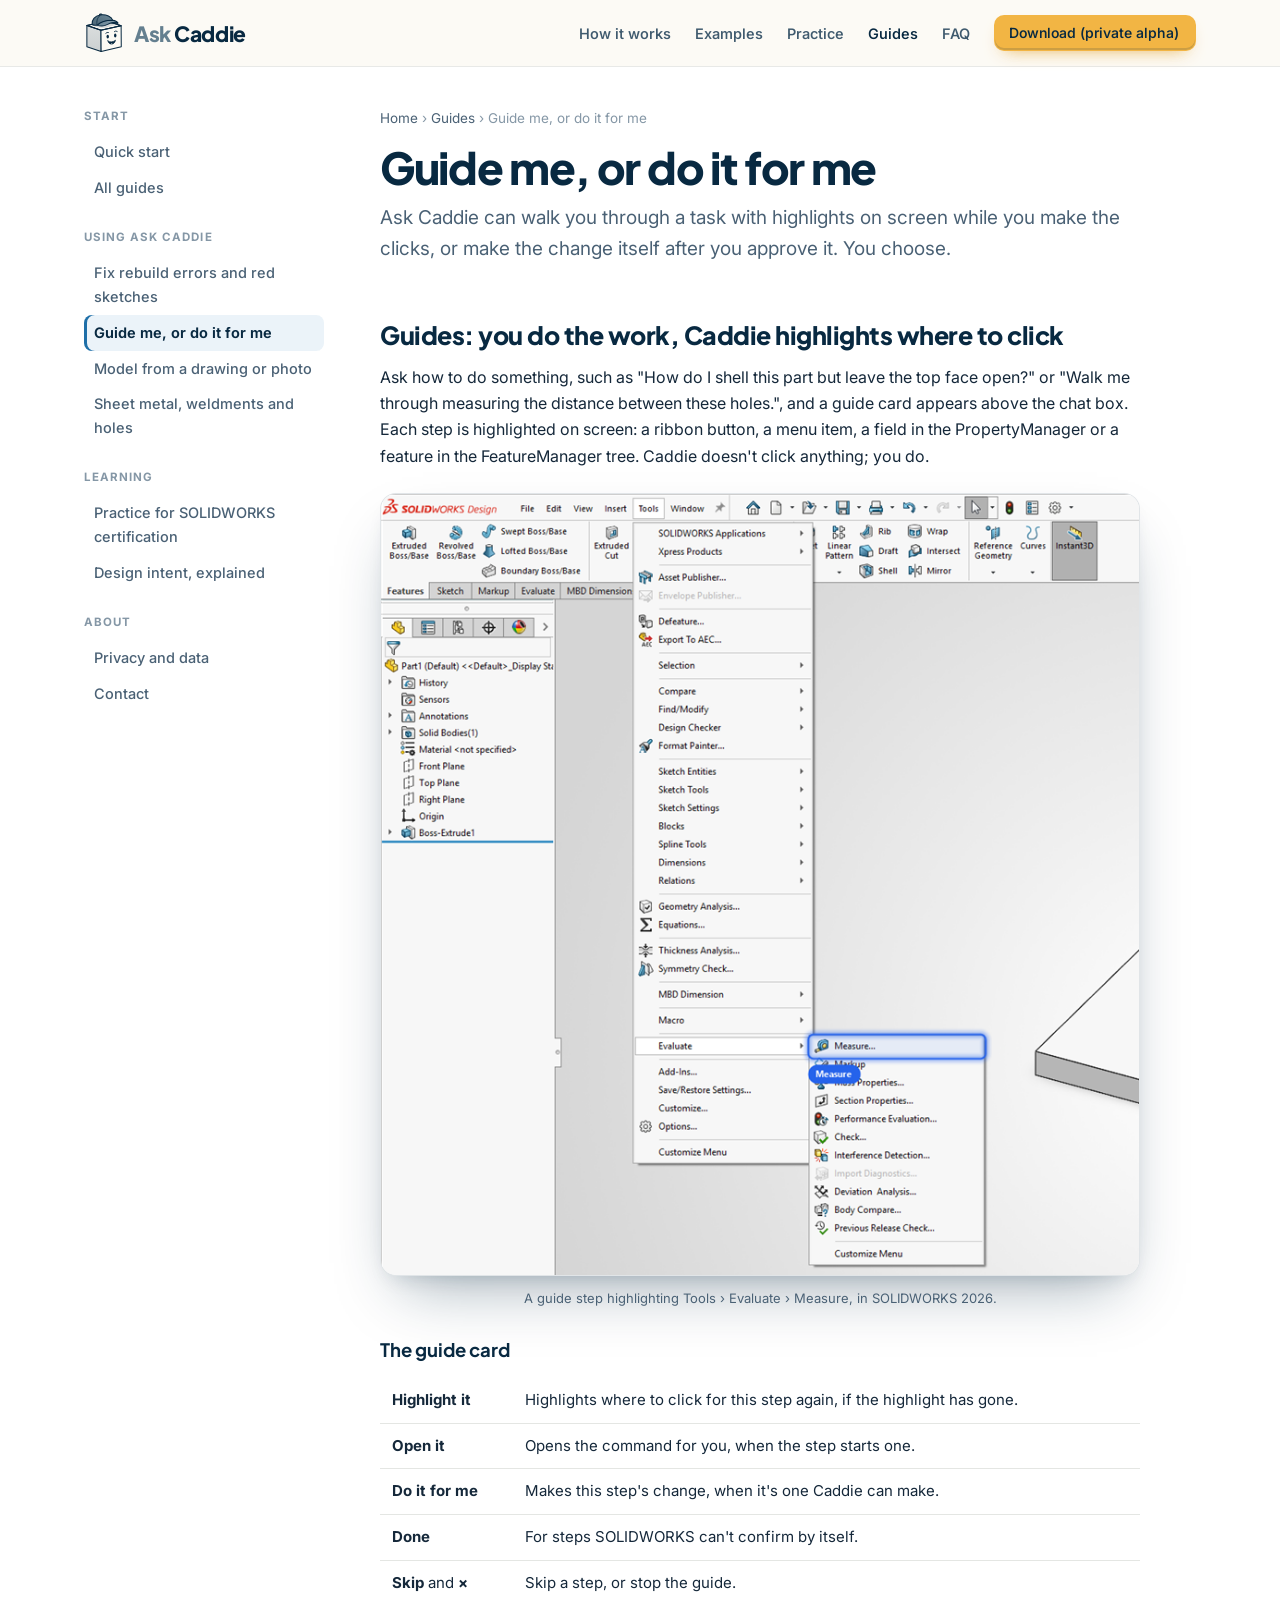
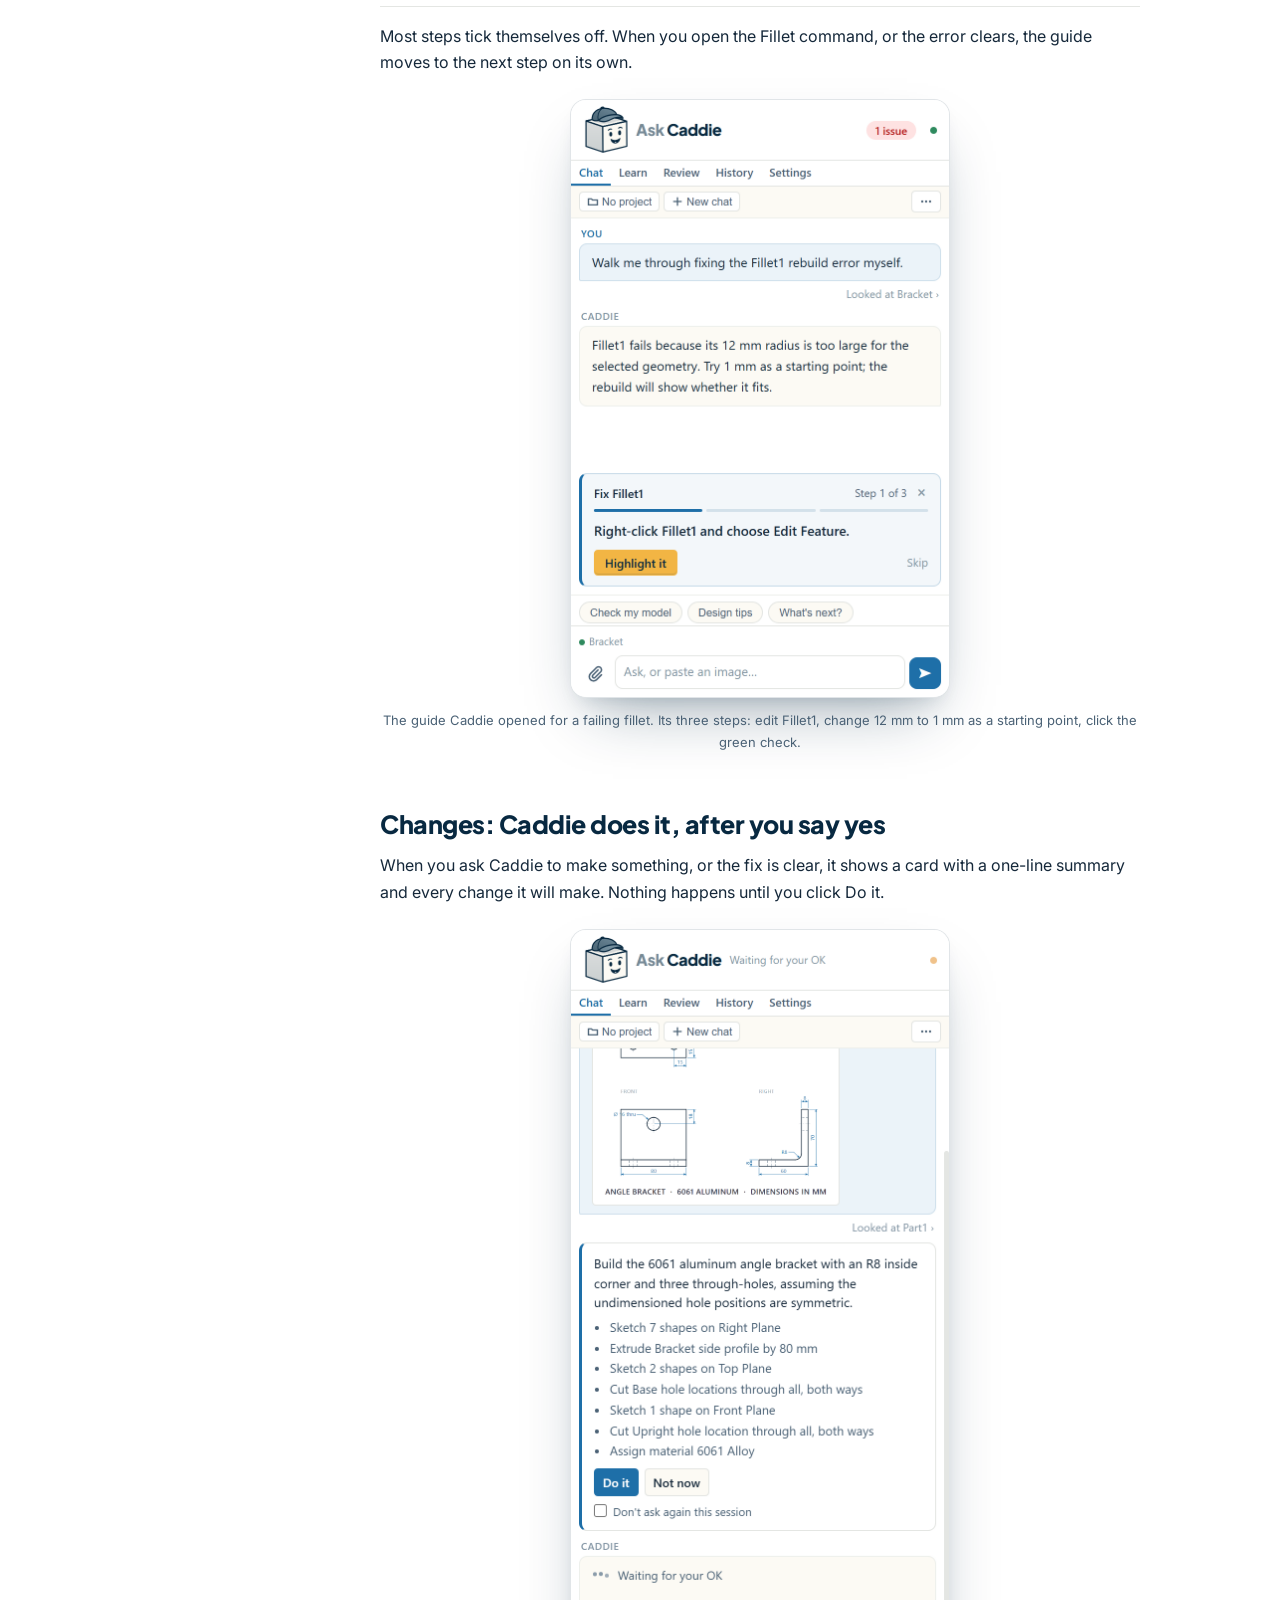
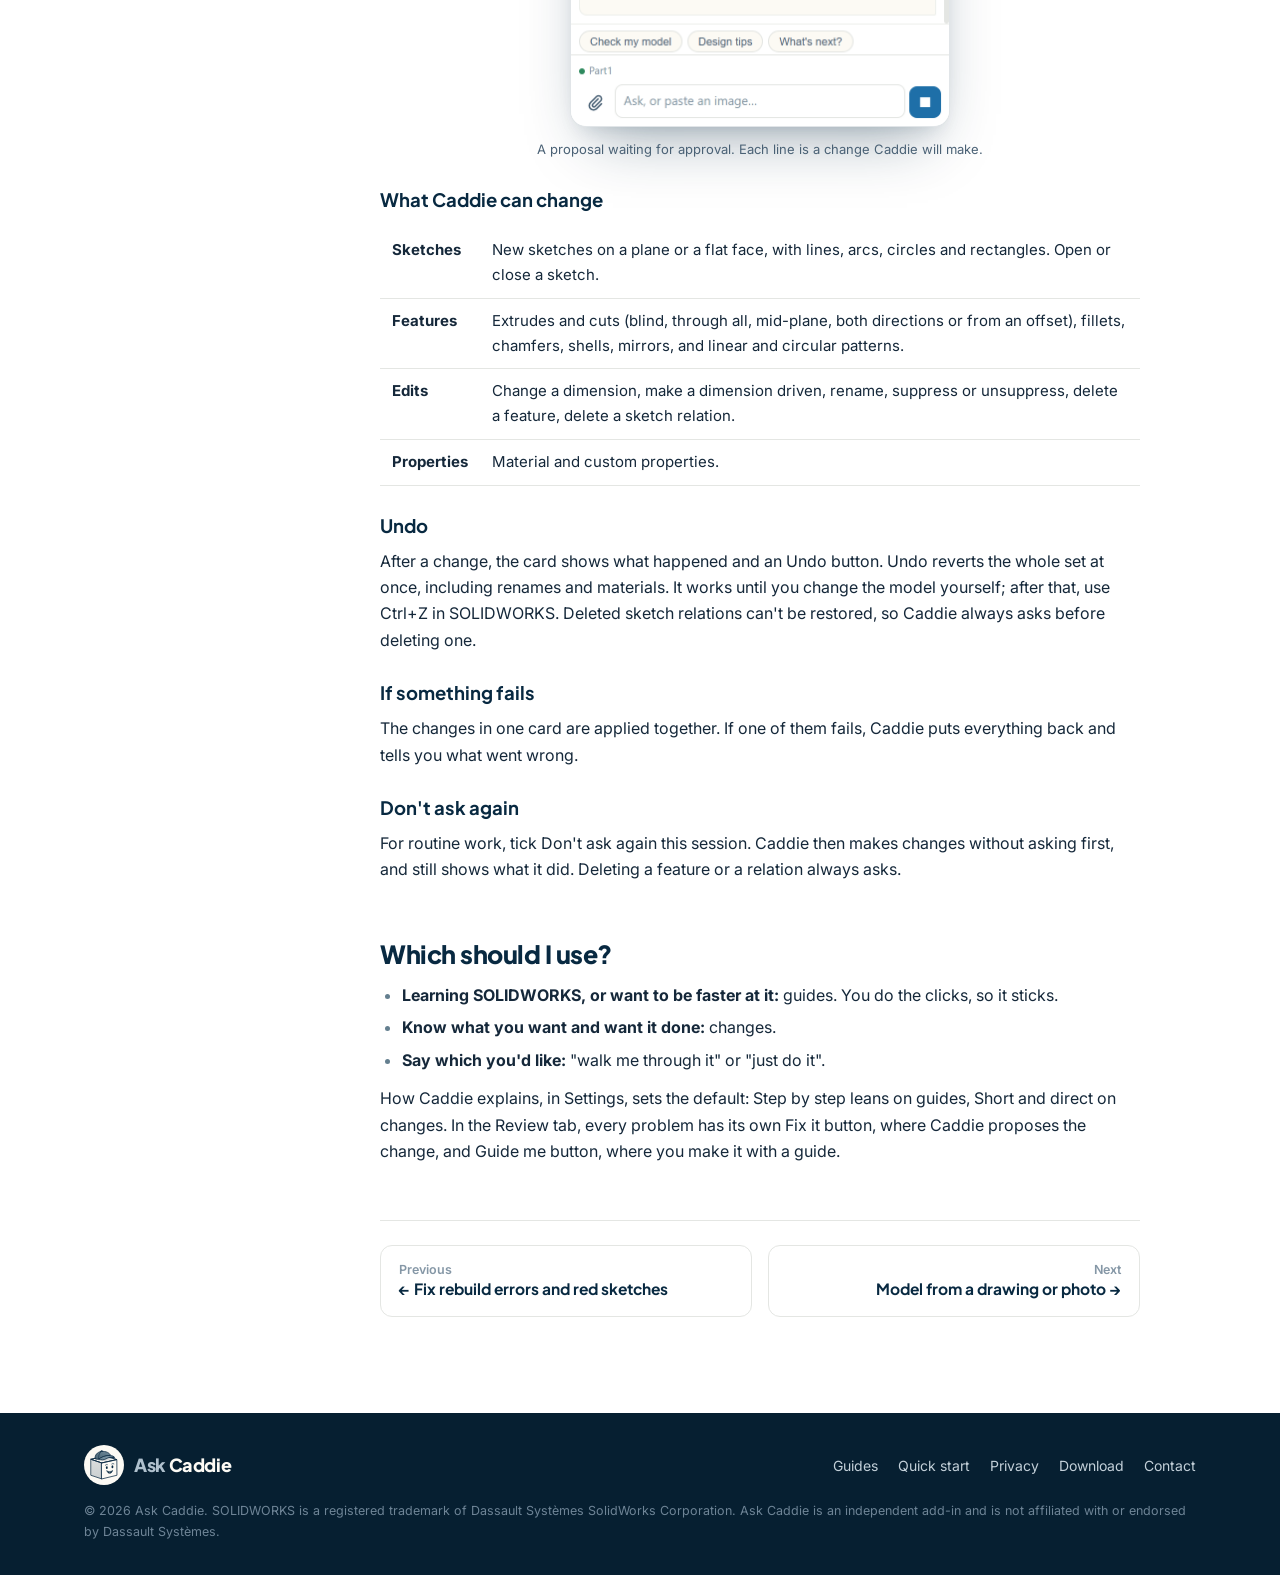
<file: docs/show-me-and-do-it.html>
<!DOCTYPE html>
<html lang="en">
<head>
  <meta charset="UTF-8">
  <meta name="viewport" content="width=device-width, initial-scale=1.0">
  <title>Guide me, or do it for me · Ask Caddie</title>
  <meta name="description" content="How Caddie's guides highlight each click in SOLIDWORKS while you do the work, and how changes you approve work, including undo.">
  <meta property="og:title" content="Guide me, or do it for me · Ask Caddie">
  <meta property="og:description" content="How Caddie's guides highlight each click in SOLIDWORKS while you do the work, and how changes you approve work, including undo.">
  <meta property="og:image" content="https://askcaddie.app/img/og.png">
  <link rel="icon" type="image/svg+xml" href="../img/favicon.svg">
  <link rel="icon" type="image/png" sizes="32x32" href="../img/favicon.png">
  <link rel="icon" type="image/png" sizes="16x16" href="../img/favicon-16.png">
  <link rel="apple-touch-icon" href="../img/apple-touch-icon.png">
  <meta name="theme-color" content="#FCFAF4">
  <meta name="color-scheme" content="light">
  <link rel="preconnect" href="https://fonts.googleapis.com">
  <link rel="preconnect" href="https://fonts.gstatic.com" crossorigin>
  <link href="https://fonts.googleapis.com/css2?family=Inter:wght@400;500;600;700&family=Plus+Jakarta+Sans:wght@600;700;800&display=swap" rel="stylesheet">
  <link rel="stylesheet" href="../css/site.css?v=36">
</head>
<body>

<nav class="nav" aria-label="Main">
  <div class="nav-inner">
    <a class="brand" href="../"><img src="../img/caddie-head.svg" width="40" height="40" alt=""><span class="wm"><span class="wm-ask">Ask</span> Caddie</span></a>
    <ul class="nav-links">
      <li><a href="../#how">How it works</a></li>
      <li><a href="../#examples">Examples</a></li>
      <li><a href="../#practice">Practice</a></li>
      <li><a href="./" aria-current="page">Guides</a></li>
      <li><a href="../#faq">FAQ</a></li>
      <li><a href="../#download" class="btn btn-primary">Download (private alpha)</a></li>
    </ul>
    <button class="nav-toggle" aria-label="Menu" aria-expanded="false"><span></span><span></span><span></span></button>
  </div>
  <div class="nav-mobile">
    <a href="../#how">How it works</a>
    <a href="../#examples">Examples</a>
    <a href="../#practice">Practice</a>
    <a href="./">Guides</a>
    <a href="../#faq">FAQ</a>
    <a href="../#download" class="btn btn-primary">Download</a>
  </div>
</nav>

<div class="doc-layout">
  <details class="doc-toc">
    <summary><span>Guides</span>Guide me, or do it for me</summary>
    <nav aria-label="Guides"><div class="group"><div class="group-label">Start</div><a href="quick-start.html">Quick start</a><a href="index.html">All guides</a></div><div class="group"><div class="group-label">Using Ask Caddie</div><a href="fix-errors.html">Fix rebuild errors and red sketches</a><a href="show-me-and-do-it.html" aria-current="page">Guide me, or do it for me</a><a href="model-from-image.html">Model from a drawing or photo</a><a href="sheet-metal-weldments.html">Sheet metal, weldments and holes</a></div><div class="group"><div class="group-label">Learning</div><a href="practice-exams.html">Practice for SOLIDWORKS certification</a><a href="design-intent.html">Design intent, explained</a></div><div class="group"><div class="group-label">About</div><a href="../privacy.html">Privacy and data</a><a href="mailto:hello@askcaddie.app">Contact</a></div></nav>
  </details>
  <aside class="doc-sidebar" aria-label="Guides">
    <div class="group"><div class="group-label">Start</div><a href="quick-start.html">Quick start</a><a href="index.html">All guides</a></div><div class="group"><div class="group-label">Using Ask Caddie</div><a href="fix-errors.html">Fix rebuild errors and red sketches</a><a href="show-me-and-do-it.html" aria-current="page">Guide me, or do it for me</a><a href="model-from-image.html">Model from a drawing or photo</a><a href="sheet-metal-weldments.html">Sheet metal, weldments and holes</a></div><div class="group"><div class="group-label">Learning</div><a href="practice-exams.html">Practice for SOLIDWORKS certification</a><a href="design-intent.html">Design intent, explained</a></div><div class="group"><div class="group-label">About</div><a href="../privacy.html">Privacy and data</a><a href="mailto:hello@askcaddie.app">Contact</a></div>
  </aside>
  <main class="doc-main">
    <div class="breadcrumb"><a href="../">Home</a> › <a href="./">Guides</a> › Guide me, or do it for me</div>
    <h1>Guide me, or do it for me</h1>
    <p class="doc-lead">Ask Caddie can walk you through a task with highlights on screen while you make the clicks, or make the change itself after you approve it. You choose.</p>
    

    <h2>Guides: you do the work, Caddie highlights where to click</h2>
    <p>Ask how to do something, such as "How do I shell this part but leave the top face open?" or "Walk me through measuring the distance between these holes.", and a guide card appears above the chat box. Each step is highlighted on screen: a ribbon button, a menu item, a field in the PropertyManager or a feature in the FeatureManager tree. Caddie doesn't click anything; you do.</p>
    
    <figure class="doc-figure">
      <div class="shot wide"><img src="../img/sw-show-me.png" width="820" height="845" loading="lazy" alt="SOLIDWORKS with the Tools menu open; Caddie has outlined Evaluate › Measure and labeled it Measure."></div>
      <figcaption>A guide step highlighting Tools › Evaluate › Measure, in SOLIDWORKS 2026.</figcaption>
    </figure>
    <h3>The guide card</h3>
    <table class="doc-table">
      <tbody>
        <tr><td><b>Highlight it</b></td><td>Highlights where to click for this step again, if the highlight has gone.</td></tr>
        <tr><td><b>Open it</b></td><td>Opens the command for you, when the step starts one.</td></tr>
        <tr><td><b>Do it for me</b></td><td>Makes this step's change, when it's one Caddie can make.</td></tr>
        <tr><td><b>Done</b></td><td>For steps SOLIDWORKS can't confirm by itself.</td></tr>
        <tr><td><b>Skip</b> and <b>×</b></td><td>Skip a step, or stop the guide.</td></tr>
      </tbody>
    </table>
    <p>Most steps tick themselves off. When you open the Fillet command, or the error clears, the guide moves to the next step on its own.</p>
    
    <figure class="doc-figure">
      <div class="shot"><img src="../img/panel-guide.png" width="760" height="1200" loading="lazy" alt="A guide card titled Fix Fillet1, step 1 of 3: Right-click Fillet1 and choose Edit Feature, with a Highlight it button."></div>
      <figcaption>The guide Caddie opened for a failing fillet. Its three steps: edit Fillet1, change 12 mm to 1 mm as a starting point, click the green check.</figcaption>
    </figure>

    <h2>Changes: Caddie does it, after you say yes</h2>
    <p>When you ask Caddie to make something, or the fix is clear, it shows a card with a one-line summary and every change it will make. Nothing happens until you click Do it.</p>
    
    <figure class="doc-figure">
      <div class="shot"><img src="../img/panel-image.png" width="760" height="1600" loading="lazy" alt="A proposal card: build the 6061 aluminum angle bracket with an R8 inside corner and three through-holes. Changes: the side profile sketch on the Right Plane, an 80 mm extrude, two hole sketches and cuts, and 6061 Alloy. Buttons: Do it, Not now, and a Don't ask again this session checkbox."></div>
      <figcaption>A proposal waiting for approval. Each line is a change Caddie will make.</figcaption>
    </figure>
    <h3>What Caddie can change</h3>
    <table class="doc-table">
      <tbody>
        <tr><td><b>Sketches</b></td><td>New sketches on a plane or a flat face, with lines, arcs, circles and rectangles. Open or close a sketch.</td></tr>
        <tr><td><b>Features</b></td><td>Extrudes and cuts (blind, through all, mid-plane, both directions or from an offset), fillets, chamfers, shells, mirrors, and linear and circular patterns.</td></tr>
        <tr><td><b>Edits</b></td><td>Change a dimension, make a dimension driven, rename, suppress or unsuppress, delete a feature, delete a sketch relation.</td></tr>
        <tr><td><b>Properties</b></td><td>Material and custom properties.</td></tr>
      </tbody>
    </table>
    <h3>Undo</h3>
    <p>After a change, the card shows what happened and an Undo button. Undo reverts the whole set at once, including renames and materials. It works until you change the model yourself; after that, use Ctrl+Z in SOLIDWORKS. Deleted sketch relations can't be restored, so Caddie always asks before deleting one.</p>
    <h3>If something fails</h3>
    <p>The changes in one card are applied together. If one of them fails, Caddie puts everything back and tells you what went wrong.</p>
    <h3>Don't ask again</h3>
    <p>For routine work, tick Don't ask again this session. Caddie then makes changes without asking first, and still shows what it did. Deleting a feature or a relation always asks.</p>

    <h2>Which should I use?</h2>
    <ul>
      <li><b>Learning SOLIDWORKS, or want to be faster at it:</b> guides. You do the clicks, so it sticks.</li>
      <li><b>Know what you want and want it done:</b> changes.</li>
      <li><b>Say which you'd like:</b> "walk me through it" or "just do it".</li>
    </ul>
    <p>How Caddie explains, in Settings, sets the default: Step by step leans on guides, Short and direct on changes. In the Review tab, every problem has its own Fix it button, where Caddie proposes the change, and Guide me button, where you make it with a guide.</p>

    <nav class="doc-next" aria-label="More guides">
      <a href="fix-errors.html"><span>Previous</span>← Fix rebuild errors and red sketches</a>
      <a class="next" href="model-from-image.html"><span>Next</span>Model from a drawing or photo →</a>
    </nav>
  </main>
</div>

<footer class="footer">
  <div class="footer-inner">
    <a class="brand" href="../"><span class="brand-disc"><img src="../img/caddie-head.svg" width="40" height="40" alt=""></span><span class="wm"><span class="wm-ask">Ask</span> Caddie</span></a>
    <div class="footer-links">
      <a href="./">Guides</a>
      <a href="quick-start.html">Quick start</a>
      <a href="../privacy.html">Privacy</a>
      <a href="../#download">Download</a>
      <a href="mailto:hello@askcaddie.app">Contact</a>
    </div>
    <p class="footer-copy">© 2026 Ask Caddie. SOLIDWORKS is a registered trademark of Dassault Systèmes SolidWorks Corporation. Ask Caddie is an independent add-in and is not affiliated with or endorsed by Dassault Systèmes.</p>
  </div>
</footer>

<script src="../js/site.js?v=25"></script>
</body>
</html>
</file>
<file: css/site.css>
/* ═══════════════════════════════════════════════════════════
   Ask Caddie — site styles (home page, guides, privacy)
   Brand: colours come from the mascot (see docs/BRAND.md in the project).
   Ink is its outline, Steel its cap and bag, Paper its cube. Caddie Blue is
   Ink's hue made vivid, and Flag gold is the one colour for "do this now".
   ═══════════════════════════════════════════════════════════ */

:root {
  /* Brand */
  --ink:       #082941;
  --ink-2:     #0E3556;
  --ink-deep:  #061F31;
  --steel-700: #3F5A6E;
  --steel:     #647F8F;
  --steel-200: #C9D4DB;
  --steel-50:  #EFF3F5;
  --paper:     #FCFAF4;
  --shade:     #D5D8D8;
  --blue:      #1E6FA8;
  --blue-600:  #175B8C;
  --blue-50:   #EBF3F9;
  --blue-100:  #D3E4F0;
  --gold:      #F2B544;
  --gold-600:  #E3A22C;
  --gold-50:   #FDF6E4;
  --gold-100:  #F8E6B8;
  --green:     #2E8A5E;
  --green-50:  #EAF5EF;
  --amber:     #94600F;

  /* Roles */
  --text:   #15283A;
  --muted:  #4A6175;
  --faint:  #8597A6;
  --line:   #E4E6E3;
  --line-2: #CCD3D7;
  --bg:     #FFFFFF;
  --bg-alt: #F8F7F3;
  --radius: 12px;
  --radius-lg: 18px;
  --shadow-sm: 0 1px 2px rgba(8, 41, 65, .06), 0 1px 3px rgba(8, 41, 65, .05);
  --shadow:    0 12px 30px -14px rgba(8, 41, 65, .28);
  --shadow-lg: 0 30px 60px -22px rgba(8, 41, 65, .38), 0 10px 22px -12px rgba(8, 41, 65, .2);
  --font: "Inter", -apple-system, BlinkMacSystemFont, "Segoe UI", system-ui, sans-serif;
  --display: "Plus Jakarta Sans", "Inter", -apple-system, "Segoe UI", system-ui, sans-serif;
  --mono: ui-monospace, "Cascadia Code", "SFMono-Regular", Consolas, monospace;
  /* Motion: one strong ease-out for everything that enters or responds. */
  --ease-out: cubic-bezier(0.23, 1, 0.32, 1);
}

*, *::before, *::after { box-sizing: border-box; margin: 0; padding: 0; }
html {
  scroll-padding-top: 80px;
  -webkit-tap-highlight-color: transparent; /* taps get our own :active states instead of a grey flash */
  -webkit-text-size-adjust: 100%;
}
@media (prefers-reduced-motion: no-preference) {
  html { scroll-behavior: smooth; }
}
body {
  font-family: var(--font);
  font-size: 16px;
  line-height: 1.65;
  color: var(--text);
  background: var(--bg);
  -webkit-font-smoothing: antialiased;
  text-rendering: optimizeLegibility;
}
img, svg { max-width: 100%; display: block; }
img { height: auto; }
a { color: var(--blue); text-decoration: none; text-underline-offset: 3px; }
strong { color: var(--ink); font-weight: 650; }
::selection { background: var(--gold-100); color: var(--ink); }
:focus-visible { outline: 3px solid var(--gold); outline-offset: 2px; border-radius: 6px; }
code, kbd {
  font-family: var(--mono);
  font-size: .88em;
  background: var(--steel-50);
  border: 1px solid var(--line);
  border-radius: 6px;
  padding: .08em .38em;
  color: var(--ink);
}

.container { max-width: 1160px; margin: 0 auto; padding: 0 24px; }
.sr-only { position: absolute; width: 1px; height: 1px; overflow: hidden; clip: rect(0 0 0 0); white-space: nowrap; }

/* ─── Buttons ──────────────────────────────────────────────── */
.btn {
  display: inline-flex; align-items: center; justify-content: center; gap: 8px;
  font: 650 15px/1 var(--font);
  padding: 13px 20px;
  border-radius: 11px;
  border: 1.5px solid transparent;
  cursor: pointer;
  /* Colour changes ease; the press responds at once and settles fast. */
  transition: background-color 150ms ease, border-color 150ms ease, box-shadow 150ms ease, color 150ms ease, transform 160ms var(--ease-out);
  white-space: nowrap;
  touch-action: manipulation;
  -webkit-user-select: none; user-select: none;
}
/* The one "do this now" colour: Flag gold with ink text. */
.btn-primary {
  background: var(--gold); color: var(--ink);
  box-shadow: inset 0 -2px 0 rgba(8, 41, 65, .16), 0 8px 18px -10px rgba(227, 162, 44, .9);
}
.btn-ghost { background: #fff; color: var(--ink); border-color: rgba(8, 41, 65, .22); }
.btn-lg { font-size: 16px; padding: 15px 24px; border-radius: 13px; }
.btn svg { width: 18px; height: 18px; }

/* ─── Logo ─────────────────────────────────────────────────── */
.brand { display: flex; align-items: center; gap: 10px; font: 800 21px/1 var(--display); color: var(--ink); letter-spacing: -.02em; }
.brand img { width: 40px; height: 40px; }
/* On dark backgrounds the mascot sits on a paper disc, so its ink outline still shows. */
.brand-disc { display: grid; place-items: center; width: 40px; height: 40px; border-radius: 50%; background: var(--paper); }
.brand-disc img { width: 30px; height: 30px; }

/* ─── Nav ──────────────────────────────────────────────────── */
.nav {
  position: sticky; top: 0; z-index: 50;
  background: rgba(252, 250, 244, .86);
  backdrop-filter: saturate(160%) blur(12px);
  -webkit-backdrop-filter: saturate(160%) blur(12px);
  border-bottom: 1px solid rgba(8, 41, 65, .08);
}
.nav-inner { max-width: 1160px; margin: 0 auto; padding: 0 24px; height: 66px; display: flex; align-items: center; gap: 28px; }
.nav-links { display: flex; align-items: center; gap: 24px; margin-left: auto; list-style: none; }
.nav-links a { color: var(--steel-700); font-weight: 550; font-size: 14.5px; }
.nav-links a[aria-current="page"] { color: var(--ink); }
.nav-links .btn { color: var(--ink); padding: 10px 16px 10px 14px; font-size: 14px; border-radius: 10px; gap: 7px; }
.nav-links .btn svg { width: 16px; height: 16px; }
.nav-toggle { display: none; margin-left: auto; width: 42px; height: 42px; border: 1px solid var(--line-2); border-radius: 10px; background: #fff; cursor: pointer; }
.nav-toggle span { display: block; width: 18px; height: 2px; background: var(--ink); margin: 4px auto; border-radius: 2px; transition: transform .2s, opacity .2s; }
.nav-toggle[aria-expanded="true"] span:nth-child(1) { transform: translateY(6px) rotate(45deg); }
.nav-toggle[aria-expanded="true"] span:nth-child(2) { opacity: 0; }
.nav-toggle[aria-expanded="true"] span:nth-child(3) { transform: translateY(-6px) rotate(-45deg); }
.nav-mobile { display: none; border-top: 1px solid var(--line); background: var(--paper); padding: 8px 24px 18px; }
.nav-mobile a { display: block; padding: 11px 0; color: var(--ink); font-weight: 600; border-bottom: 1px solid var(--line); }
.nav-mobile a.btn { display: flex; margin-top: 14px; border: none; color: var(--ink); }

/* ─── Sections ─────────────────────────────────────────────── */
.section { padding: 96px 0; }
.section-alt { background: var(--bg-alt); border-top: 1px solid var(--line); border-bottom: 1px solid var(--line); }
.eyebrow {
  display: inline-flex; align-items: center; gap: 10px;
  font-size: 12.5px; font-weight: 700; letter-spacing: .1em; text-transform: uppercase;
  color: var(--blue); margin-bottom: 12px;
}
.eyebrow::before { content: ""; width: 18px; height: 3px; border-radius: 2px; background: var(--gold); }
.section-head.center .eyebrow::before { display: none; }
.h2 { font: 800 clamp(28px, 3.6vw, 42px)/1.12 var(--display); letter-spacing: -.03em; color: var(--ink); max-width: 760px; }
.lead { font-size: 18px; color: var(--muted); max-width: 680px; margin-top: 14px; }
.section-head { margin-bottom: 48px; }
.section-head.center { text-align: center; }
.section-head.center .h2, .section-head.center .lead { margin-left: auto; margin-right: auto; }

/* ─── Hero ─────────────────────────────────────────────────── */
.hero {
  position: relative; overflow: hidden;
  background:
    radial-gradient(760px 440px at 82% 18%, rgba(30, 111, 168, .10), transparent 70%),
    radial-gradient(520px 320px at 8% 100%, rgba(242, 181, 68, .10), transparent 70%),
    var(--paper);
  border-bottom: 1px solid var(--line);
}
.hero::before {
  content: ""; position: absolute; inset: 0;
  background-image:
    linear-gradient(rgba(63, 90, 110, .075) 1px, transparent 1px),
    linear-gradient(90deg, rgba(63, 90, 110, .075) 1px, transparent 1px);
  background-size: 28px 28px;
  -webkit-mask-image: radial-gradient(ellipse 75% 70% at 65% 35%, #000 25%, transparent 80%);
          mask-image: radial-gradient(ellipse 75% 70% at 65% 35%, #000 25%, transparent 80%);
  pointer-events: none;
}
/* padding-block, so .container keeps its side padding */
.hero-grid { position: relative; display: grid; grid-template-columns: 1.05fr 1fr; gap: 48px; align-items: center; padding-block: 72px 88px; }
.badge {
  display: inline-flex; align-items: center; gap: 8px;
  font-size: 13px; font-weight: 600; color: var(--ink);
  background: #fff; border: 1px solid var(--line-2); border-radius: 999px;
  padding: 6px 13px 6px 9px; box-shadow: var(--shadow-sm);
}
.badge .dot { width: 8px; height: 8px; border-radius: 50%; background: var(--green); box-shadow: 0 0 0 3px rgba(46, 138, 94, .18); }
.hero h1 {
  font: 800 clamp(38px, 5.4vw, 62px)/1.04 var(--display); letter-spacing: -.035em;
  color: var(--ink); margin: 22px 0 20px;
}
.hero h1 em { font-style: normal; color: var(--blue); }
.hero-sub { font-size: 19px; color: var(--muted); max-width: 560px; }
.hero-ctas { display: flex; flex-wrap: wrap; gap: 12px; margin: 30px 0 16px; }
.hero-meta { font-size: 13.5px; color: var(--muted); }
.hero-meta span + span::before { content: "·"; margin: 0 8px; color: var(--faint); }
.try { margin-top: 30px; }
.try-label { font-size: 12px; font-weight: 700; letter-spacing: .08em; text-transform: uppercase; color: var(--faint); margin-bottom: 10px; }
.chips { display: flex; flex-wrap: wrap; gap: 8px; }
a.chip { text-decoration: none; transition: border-color 150ms ease, background-color 150ms ease, transform 160ms var(--ease-out); }
a.chip:active { transform: scale(.97); }
@media (hover:hover) and (pointer:fine) { a.chip:hover { border-color: var(--blue); background: var(--blue-50); } }
.chip {
  font-size: 13.5px; color: var(--ink); background: #fff;
  border: 1px solid var(--line-2); border-radius: 999px; padding: 6px 12px;
}

.hero-art { position: relative; height: 600px; }
.shot {
  border-radius: 16px; overflow: hidden; background: #fff;
  border: 1px solid rgba(8, 41, 65, .12); box-shadow: var(--shadow-lg);
}
.shot img { width: 100%; height: auto; }
.hero-art .shot { position: absolute; width: 330px; }
.hero-art .shot-back { right: 0; top: 0; width: 300px; transform: rotate(2.5deg); }
.hero-art .shot-front { left: 9%; top: 64px; }
.hero-mascot {
  height: auto;
  position: absolute; left: calc(9% - 86px); bottom: 34px; width: 112px; z-index: 2;
  filter: drop-shadow(0 12px 14px rgba(8, 41, 65, .25));
}
.hero-caption {
  position: absolute; right: 2%; bottom: 22px; z-index: 2;
  display: flex; align-items: center; gap: 8px;
  background: var(--ink); color: var(--paper); font-size: 12.5px; font-weight: 600;
  border-radius: 999px; padding: 9px 15px; box-shadow: var(--shadow);
}
.hero-caption svg { width: 14px; height: 14px; color: var(--gold); }

/* ─── Proof strip ──────────────────────────────────────────── */
.proof { border-bottom: 1px solid var(--line); background: #fff; }
.proof-inner { display: grid; grid-template-columns: repeat(4, 1fr); }
.proof-item { padding: 24px 20px; border-left: 1px solid var(--line); }
.proof-item:first-child { border-left: none; }
.proof-num { font: 800 22px/1.3 var(--display); color: var(--ink); letter-spacing: -.02em; }
.proof-label { font-size: 13.5px; color: var(--muted); margin-top: 2px; line-height: 1.45; }

/* ─── How it works ─────────────────────────────────────────── */
.how-grid { display: grid; grid-template-columns: 1fr 1.15fr; gap: 56px; align-items: start; }
.how-steps { display: grid; gap: 28px; }
.how-step { display: grid; grid-template-columns: 44px 1fr; gap: 16px; }
.how-num {
  width: 44px; height: 44px; border-radius: 12px; display: grid; place-items: center;
  background: var(--ink); color: var(--paper); font: 800 17px var(--display);
}
.how-step h3 { font: 700 19px/1.3 var(--display); color: var(--ink); letter-spacing: -.01em; margin-bottom: 4px; }
.how-step p { color: var(--muted); }
.how-step ul { margin-top: 10px; padding-left: 0; list-style: none; display: grid; gap: 6px; }
.how-step li { position: relative; padding-left: 20px; font-size: 15px; color: var(--text); }
.how-step li::before { content: ""; position: absolute; left: 3px; top: 10px; width: 7px; height: 7px; border-radius: 2px; background: var(--gold); }

.read-demo { position: sticky; top: 96px; display: grid; gap: 14px; }
.card {
  background: #fff; border: 1px solid var(--line); border-radius: var(--radius-lg);
  box-shadow: var(--shadow-sm);
}
.packet { padding: 18px 20px; }
.card-label { font-size: 11.5px; font-weight: 700; letter-spacing: .09em; text-transform: uppercase; color: var(--faint); margin-bottom: 10px; display: flex; align-items: center; gap: 8px; }
.packet-rows { font-family: var(--mono); font-size: 13.5px; display: grid; gap: 6px; }
.packet-row { display: flex; align-items: baseline; gap: 10px; padding: 7px 10px; border-radius: 8px; background: var(--steel-50); }
.packet-row .k { color: var(--ink); font-weight: 600; min-width: 128px; }
.packet-row .v { color: var(--muted); }
.packet-row.err { background: #FDF0EE; }
.packet-row.err .v { color: #B4321F; }
.convo { padding: 18px 20px; display: grid; gap: 12px; }
.bubble { border-radius: 12px; padding: 11px 14px; font-size: 15px; line-height: 1.55; }
.bubble-user { justify-self: end; background: var(--blue-50); border: 1px solid var(--blue-100); color: var(--ink); }
.bubble-ai { background: var(--bg-alt); border: 1px solid var(--line); }
.bubble-change { background: var(--green-50); border: 1px solid #BFE1CF; color: var(--ink); font-size: 14px; }
.who { font-size: 11px; font-weight: 700; letter-spacing: .09em; text-transform: uppercase; color: var(--faint); margin-bottom: 4px; }
.who-user { text-align: right; }
.arrow-down { display: grid; place-items: center; color: var(--steel); }
.arrow-down svg { width: 22px; height: 22px; }

/* The demo plays once when it scrolls into view (site.js sets data-play; without it, it's simply shown):
   Caddie reads the rows, finds the Fillet1 error, then answers. Ends at about 0.98 s. */
.read-demo[data-play] .packet-row,
.read-demo[data-play] .convo > div:last-child { transition: opacity 360ms var(--ease-out), transform 360ms var(--ease-out); }
.read-demo[data-play="pending"] .packet-row { opacity: 0; transform: translateY(6px); }
.read-demo[data-play="pending"] .packet-row.err { background: var(--steel-50); }
.read-demo[data-play="pending"] .packet-row.err .v { color: var(--muted); }
.read-demo[data-play="pending"] .arrow-down { opacity: 0; }
.read-demo[data-play="pending"] .convo > div:last-child { opacity: 0; transform: translateY(8px); }
.read-demo[data-play="run"] .packet-row:nth-child(2) { transition-delay: 70ms; }
.read-demo[data-play="run"] .packet-row.err {
  transition: opacity 360ms var(--ease-out) 120ms, transform 360ms var(--ease-out) 120ms, background-color 280ms ease 400ms;
}
.read-demo[data-play="run"] .packet-row.err .v { transition: color 280ms ease 400ms; }
.read-demo[data-play="run"] .arrow-down { transition: opacity 200ms ease 480ms; }
.read-demo[data-play="run"] .convo > div:last-child { transition: opacity 420ms var(--ease-out) 560ms, transform 420ms var(--ease-out) 560ms; }

/* ─── Feature rows ─────────────────────────────────────────── */
.feature-row { display: grid; grid-template-columns: 1fr 1fr; gap: 64px; align-items: center; padding: 56px 0; }
.feature-row + .feature-row { border-top: 1px solid var(--line); }
.feature-row.reverse .feature-media { order: 2; }
.feature-media { display: flex; flex-direction: column; align-items: center; }
.feature-media .guide-anim { width: 100%; }
.feature-media .shot { width: min(100%, 360px); }
.feature-media .shot.wide { width: 100%; }
.feature-media figure { width: 100%; }
.feature-media figcaption, .doc-figure figcaption { font-size: 13px; color: var(--muted); margin-top: 12px; text-align: center; }
.feature-text h3 { font: 800 clamp(24px, 2.6vw, 31px)/1.18 var(--display); letter-spacing: -.025em; color: var(--ink); margin: 12px 0; }
.feature-text > p { color: var(--muted); font-size: 17px; }
.ticks { list-style: none; margin-top: 20px; display: grid; gap: 10px; }
.ticks li { position: relative; padding-left: 30px; }
.ticks li::before {
  content: ""; position: absolute; left: 0; top: 3px; width: 20px; height: 20px; border-radius: 50%;
  background: var(--green-50) url("data:image/svg+xml,%3Csvg xmlns='http://www.w3.org/2000/svg' viewBox='0 0 20 20' fill='none' stroke='%232E8A5E' stroke-width='2.4' stroke-linecap='round' stroke-linejoin='round'%3E%3Cpath d='M5.5 10.5l3 3 6-7'/%3E%3C/svg%3E") center / 14px no-repeat;
  border: 1px solid #BFE1CF;
}
.feature-text .more { display: inline-block; margin-top: 22px; font-weight: 650; }
/* A short exchange from a test run: the question, then Caddie's words. Quiet, so the screenshot leads. */
.quote-line {
  margin-top: 22px; padding: 14px 16px; background: #fff; border: 1px solid var(--line);
  border-left: 3px solid var(--blue); border-radius: 0 10px 10px 0; font-size: 14.5px; color: var(--text);
  display: grid; gap: 8px;
}
.quote-line p { margin: 0; }
.quote-line .q-label {
  display: block; font-size: 11px; font-weight: 700; letter-spacing: .09em; text-transform: uppercase;
  color: var(--faint); margin-bottom: 2px;
}
.quote-line .q-ask { color: var(--ink); font-weight: 600; }

/* ─── Real answers ─────────────────────────────────────────── */
.examples { display: grid; grid-template-columns: repeat(3, 1fr); gap: 20px; }
.example { padding: 20px; display: flex; flex-direction: column; gap: 12px; }
.ex-top { display: flex; align-items: center; justify-content: space-between; gap: 10px; }
.tag {
  display: inline-block;
  font-size: 11.5px; font-weight: 700; letter-spacing: .06em; text-transform: uppercase;
  color: var(--blue-600); background: var(--blue-50); border-radius: 6px; padding: 4px 8px;
}
.tag.green { color: #23704B; background: var(--green-50); }
.tag.steel { color: var(--steel-700); background: var(--steel-50); }
.tag.ink { color: var(--paper); background: var(--ink); }
.ex-model { font-size: 12.5px; color: var(--faint); font-family: var(--mono); text-align: right; }
.example .bubble { font-size: 14.5px; }
.example .bubble-user { align-self: flex-end; max-width: 92%; }
.example .bubble-ai ul { margin: 8px 0 8px 18px; }
.example .bubble-ai p + p { margin-top: 8px; }
.examples-note { margin-top: 22px; font-size: 14px; color: var(--muted); text-align: center; }

/* ─── Practice ─────────────────────────────────────────────── */
.drawings { display: grid; grid-template-columns: repeat(3, 1fr); gap: 20px; margin-top: 40px; }
.drawing { padding: 16px 16px 12px; display: flex; flex-direction: column; }
.drawing img { width: 100%; height: auto; margin: auto 0; }
.drawing figcaption { display: flex; justify-content: space-between; align-items: center; margin-top: 12px; padding-top: 10px; border-top: 1px solid var(--line); font: 700 14px var(--display); color: var(--ink); }
.drawing figcaption span { font: 600 12px var(--font); color: var(--muted); }
.stat-row { display: grid; grid-template-columns: repeat(4, 1fr); gap: 16px; margin-top: 20px; }
.stat { padding: 18px; }
.stat b { display: block; font: 800 26px/1.2 var(--display); color: var(--ink); letter-spacing: -.02em; }
.stat span { font-size: 13.5px; color: var(--muted); }
/* Which certification each practice track is styled on. */
.exams { display: grid; grid-template-columns: repeat(3, 1fr); gap: 16px; margin-top: 40px; }
.exam { padding: 20px; }
.exam .abbr { font: 600 12px var(--mono); letter-spacing: .04em; color: var(--blue-600); }
.exam h3 { font: 700 16.5px/1.3 var(--display); color: var(--ink); margin: 4px 0 6px; }
.exam p { font-size: 14.5px; color: var(--muted); }
.exam .count { display: block; margin-top: 10px; font-size: 13px; font-weight: 650; color: var(--text); }
.why-note { margin-top: 16px; font-size: 14.5px; color: var(--muted); max-width: 760px; }
.why-note b { color: var(--ink); }

/* ─── Design intent ────────────────────────────────────────── */
.intent-grid { display: grid; grid-template-columns: repeat(3, 1fr); gap: 20px; }
.intent-card { padding: 24px; }
.intent-card h3 { font: 700 17.5px/1.3 var(--display); color: var(--ink); margin-bottom: 6px; }
.intent-card p { color: var(--muted); font-size: 15px; }
.intent-card .say { margin-top: 14px; font-size: 14px; color: var(--text); background: var(--bg-alt); border: 1px dashed var(--line-2); border-radius: 10px; padding: 10px 12px; }
.intent-card .say::before { content: "Try: "; font-weight: 700; color: var(--blue); }
.soon {
  display: flex; gap: 14px; align-items: flex-start; margin-top: 24px; padding: 18px 20px;
  border: 1px solid var(--line); background: #fff; border-radius: var(--radius-lg); box-shadow: var(--shadow-sm);
}
.soon .tag { flex: none; }
.soon p { color: var(--text); font-size: 15px; }

/* ─── Compare ──────────────────────────────────────────────── */
.compare-wrap { overflow-x: auto; border: 1px solid var(--line); border-radius: var(--radius-lg); background: #fff; box-shadow: var(--shadow-sm); }
.compare { width: 100%; border-collapse: collapse; min-width: 640px; font-size: 15px; }
.compare th, .compare td { text-align: left; padding: 15px 18px; border-bottom: 1px solid var(--line); vertical-align: top; }
.compare tr:last-child td, .compare tr:last-child th { border-bottom: none; }
.compare thead th { font-size: 13px; letter-spacing: .02em; color: var(--muted); font-weight: 650; background: var(--bg-alt); }
.compare thead th.us { color: var(--paper); background: var(--ink); font: 700 14px var(--display); }
.compare tbody th { font-weight: 650; color: var(--ink); width: 26%; }
.compare td { color: var(--muted); }
.compare td.us { color: var(--ink); background: #FBF7EC; font-weight: 500; }
.compare-note { margin-top: 18px; font-size: 14.5px; color: var(--muted); max-width: 820px; }
.limits-title { margin-top: 48px; font: 700 20px var(--display); color: var(--ink); }

.limits { display: grid; grid-template-columns: repeat(2, 1fr); gap: 12px 32px; margin-top: 18px; list-style: none; }
.limits li { position: relative; padding-left: 28px; color: var(--text); }
.limits li::before {
  content: ""; position: absolute; left: 3px; top: 12px; width: 10px; height: 2px; border-radius: 1px;
  background: var(--steel);
}

/* ─── Privacy ──────────────────────────────────────────────── */
.privacy-grid { display: grid; grid-template-columns: repeat(4, 1fr); gap: 18px; }
.privacy-card { padding: 22px; }
.privacy-card .icon { width: 40px; height: 40px; border-radius: 10px; display: grid; place-items: center; background: var(--blue-50); color: var(--blue); margin-bottom: 14px; }
.privacy-card .icon svg { width: 20px; height: 20px; }
.privacy-card h3 { font: 700 16px/1.3 var(--display); color: var(--ink); margin-bottom: 6px; }
.privacy-card p { font-size: 14.5px; color: var(--muted); }

/* ─── Guides grid ──────────────────────────────────────────── */
.guide-grid { display: grid; grid-template-columns: repeat(3, 1fr); gap: 18px; }
.guide-grid.two { grid-template-columns: repeat(2, 1fr); }
.guide-card { display: flex; flex-direction: column; padding: 22px; color: inherit; transition: border-color 150ms ease, box-shadow 150ms ease, transform 160ms var(--ease-out); touch-action: manipulation; }
.guide-card .kicker { font-size: 12px; font-weight: 700; letter-spacing: .07em; text-transform: uppercase; color: var(--faint); }
.guide-card h3 { font: 700 18.5px/1.3 var(--display); color: var(--ink); margin: 6px 0; letter-spacing: -.01em; }
.guide-card p { font-size: 14.5px; color: var(--muted); flex: 1; }
.guide-card .go { margin-top: 14px; font-weight: 650; color: var(--blue); font-size: 14.5px; }

/* ─── FAQ ──────────────────────────────────────────────────── */
.faq { max-width: 820px; margin: 0 auto; display: grid; gap: 10px; }
.faq details { background: #fff; border: 1px solid var(--line); border-radius: var(--radius); padding: 0 20px; }
.faq details[open] { border-color: var(--line-2); box-shadow: var(--shadow-sm); }
.faq summary {
  cursor: pointer; list-style: none; padding: 17px 28px 17px 0; position: relative;
  font: 700 16px/1.4 var(--display); color: var(--ink);
}
.faq summary::-webkit-details-marker { display: none; }
.faq summary::after {
  content: ""; position: absolute; right: 2px; top: 50%; width: 9px; height: 9px; margin-top: -6px;
  border-right: 2px solid var(--steel); border-bottom: 2px solid var(--steel);
  transform: rotate(45deg); transition: transform 240ms var(--ease-out);
}
.faq details[open] summary::after { transform: translateY(4px) rotate(-135deg); }
.faq details p { padding: 0 0 18px; color: var(--muted); }
/* The answer opens instead of appearing: 240 ms open, 180 ms close. Browsers without
   ::details-content and interpolate-size (Safari, Firefox today) open it instantly, as before. */
@supports (interpolate-size: allow-keywords) {
  .faq { interpolate-size: allow-keywords; }
  .faq details::details-content {
    block-size: 0; overflow-y: clip;
    transition: block-size 180ms var(--ease-out), content-visibility 180ms allow-discrete;
  }
  .faq details[open]::details-content {
    block-size: auto;
    transition: block-size 240ms var(--ease-out), content-visibility 240ms allow-discrete;
  }
}
@media (prefers-reduced-motion: reduce) {
  .faq details::details-content, .faq details[open]::details-content { transition: none; }
  .faq summary::after, .doc-toc summary::after { transition: none; }
}

/* ─── Download ─────────────────────────────────────────────── */
.download {
  position: relative; overflow: hidden; color: #DCE5EB;
  background:
    radial-gradient(700px 360px at 85% 0%, rgba(30, 111, 168, .45), transparent 70%),
    radial-gradient(520px 300px at 0% 100%, rgba(242, 181, 68, .12), transparent 70%),
    var(--ink);
}
.download::before {
  content: ""; position: absolute; inset: 0;
  background-image:
    linear-gradient(rgba(201, 212, 219, .07) 1px, transparent 1px),
    linear-gradient(90deg, rgba(201, 212, 219, .07) 1px, transparent 1px);
  background-size: 28px 28px;
  -webkit-mask-image: linear-gradient(180deg, #000, transparent 85%);
          mask-image: linear-gradient(180deg, #000, transparent 85%);
}
.download-grid { position: relative; display: grid; grid-template-columns: 1.2fr 1fr; gap: 56px; align-items: center; padding-block: 88px; }
.download h2 { color: var(--paper); font: 800 clamp(30px, 4vw, 46px)/1.08 var(--display); letter-spacing: -.03em; }
.download p { color: #B3C3CF; font-size: 17px; margin-top: 14px; max-width: 540px; }
.download .btn-primary { margin-top: 28px; box-shadow: inset 0 -2px 0 rgba(8, 41, 65, .2), 0 10px 26px -10px rgba(242, 181, 68, .55); }
.download-meta { margin-top: 14px; font-size: 13.5px; color: #8FA3B2; }
.download-mascot {
  display: grid; place-items: center; width: 96px; height: 96px; border-radius: 50%; margin-bottom: 22px;
  background: var(--paper); box-shadow: 0 0 0 6px rgba(252, 250, 244, .08);
}
.download-mascot img { width: 58px; height: 67px; }
.install { background: rgba(255, 255, 255, .045); border: 1px solid rgba(201, 212, 219, .18); border-radius: var(--radius-lg); padding: 24px; display: grid; gap: 18px; }
.install-step { display: grid; grid-template-columns: 34px 1fr; gap: 14px; }
.install-step .n { width: 34px; height: 34px; border-radius: 10px; display: grid; place-items: center; background: rgba(242, 181, 68, .16); color: var(--gold); font: 800 15px var(--display); }
.install-step b { color: var(--paper); font-weight: 650; }
.install-step span { display: block; font-size: 14px; color: #8FA3B2; margin-top: 2px; }
.download a.link { color: var(--gold); }

/* ─── Footer ───────────────────────────────────────────────── */
.footer { background: var(--ink-deep); color: #8FA3B2; font-size: 14px; }
.footer-inner { max-width: 1160px; margin: 0 auto; padding: 32px 24px; display: flex; flex-wrap: wrap; align-items: center; justify-content: space-between; gap: 16px; }
.footer .brand { color: var(--paper); font-size: 18px; }
.footer-links { display: flex; flex-wrap: wrap; gap: 20px; }
.footer-links a { color: #C3D0D9; }
.footer-copy { width: 100%; font-size: 12.5px; color: #6E8496; }

/* ─── Docs ─────────────────────────────────────────────────── */
.doc-layout { max-width: 1160px; margin: 0 auto; padding: 40px 24px 96px; display: grid; grid-template-columns: 240px minmax(0, 1fr); gap: 56px; }
.doc-sidebar { position: sticky; top: 90px; align-self: start; font-size: 14.5px; }
.doc-sidebar .group { margin-bottom: 22px; }
.doc-sidebar .group-label { font-size: 11.5px; font-weight: 700; letter-spacing: .09em; text-transform: uppercase; color: var(--faint); margin-bottom: 8px; }
.doc-sidebar a { display: block; color: var(--muted); padding: 6px 10px; border-radius: 8px; font-weight: 500; }
.doc-sidebar a[aria-current="page"] { color: var(--ink); background: var(--blue-50); box-shadow: inset 3px 0 0 var(--blue); font-weight: 650; }
/* On narrow screens the sidebar folds into one row; on wide screens this row doesn't exist. */
.doc-toc { display: none; background: #fff; border: 1px solid var(--line); border-radius: var(--radius); }
.doc-toc summary {
  list-style: none; cursor: pointer; position: relative; min-height: 48px; padding: 12px 44px 12px 16px;
  display: flex; flex-direction: column; justify-content: center; gap: 1px; font-weight: 650; line-height: 1.35; color: var(--ink);
  touch-action: manipulation; -webkit-user-select: none; user-select: none;
}
.doc-toc summary::-webkit-details-marker { display: none; }
.doc-toc summary::after {
  content: ""; position: absolute; right: 20px; top: 50%; width: 9px; height: 9px; margin-top: -6px;
  border-right: 2px solid var(--steel); border-bottom: 2px solid var(--steel);
  transform: rotate(45deg); transition: transform 240ms var(--ease-out);
}
.doc-toc[open] summary::after { transform: translateY(4px) rotate(-135deg); }
.doc-toc summary span { font-size: 11.5px; font-weight: 700; letter-spacing: .09em; text-transform: uppercase; color: var(--faint); }
.doc-toc nav { padding: 4px 8px 12px; border-top: 1px solid var(--line); }
.doc-toc .group { margin-top: 10px; }
.doc-toc .group-label { font-size: 11px; font-weight: 700; letter-spacing: .09em; text-transform: uppercase; color: var(--faint); padding: 0 8px 2px; }
.doc-toc a { display: block; padding: 9px 8px; border-radius: 8px; color: var(--muted); font-weight: 500; }
.doc-toc a[aria-current="page"] { color: var(--ink); background: var(--blue-50); box-shadow: inset 3px 0 0 var(--blue); font-weight: 650; }
.doc-main { max-width: 760px; }
.breadcrumb { font-size: 13.5px; color: var(--faint); margin-bottom: 14px; }
.breadcrumb a { color: var(--muted); }
.doc-main h1 { font: 800 clamp(30px, 4vw, 44px)/1.1 var(--display); letter-spacing: -.03em; color: var(--ink); }
.doc-lead { font-size: 19px; color: var(--muted); margin: 14px 0 8px; }
.doc-meta { font-size: 13.5px; color: var(--faint); margin-bottom: 8px; }
.doc-main h2 { font: 800 25px/1.25 var(--display); letter-spacing: -.02em; color: var(--ink); margin: 48px 0 12px; padding-top: 8px; }
.doc-main h3 { font: 700 18.5px/1.3 var(--display); color: var(--ink); margin: 28px 0 8px; }
.doc-main p { margin: 10px 0; }
.doc-main ul, .doc-main ol { margin: 12px 0 12px 22px; }
.doc-main li { margin: 6px 0; }
.doc-main li::marker { color: var(--steel); }
.doc-steps { list-style: none; counter-reset: s; margin: 18px 0 !important; display: grid; gap: 14px; }
.doc-steps > li { counter-increment: s; position: relative; padding: 14px 16px 14px 56px; background: #fff; border: 1px solid var(--line); border-radius: var(--radius); margin: 0 !important; }
.doc-steps > li::before {
  content: counter(s); position: absolute; left: 16px; top: 13px; width: 26px; height: 26px; border-radius: 8px;
  display: grid; place-items: center; font: 800 13.5px var(--display); color: var(--paper); background: var(--ink);
}
.doc-steps > li > b:first-child { color: var(--ink); }
.callout { margin: 20px 0; padding: 14px 18px; border-radius: var(--radius); background: var(--blue-50); border: 1px solid var(--blue-100); font-size: 15px; }
/* Warnings stay orange, a signal rather than the brand's gold (docs/BRAND.md). */
.callout.warn { background: #FFF4EA; border-color: #F5CFA8; }
.callout.good { background: var(--green-50); border-color: #BFE1CF; }
.callout b:first-child { color: var(--ink); }
.doc-figure { margin: 24px 0; }
.doc-figure .shot { max-width: 380px; margin: 0 auto; }
.doc-figure .shot.wide { max-width: 100%; }
.doc-figure.pair { display: grid; grid-template-columns: 1fr 1fr; gap: 18px; align-items: start; }
.doc-figure.pair figcaption { grid-column: 1 / -1; }
.transcript { margin: 20px 0; padding: 18px; display: grid; gap: 10px; }
.transcript .ctx { font-size: 12.5px; color: var(--faint); font-family: var(--mono); }
.transcript .note { font-size: 13px; color: var(--muted); font-style: italic; }
.doc-main .chips { margin: 14px 0; }
.doc-next { display: grid; grid-template-columns: 1fr 1fr; gap: 16px; margin-top: 56px; padding-top: 24px; border-top: 1px solid var(--line); }
.doc-next a { display: block; padding: 16px 18px; border: 1px solid var(--line); border-radius: var(--radius); color: var(--ink); font: 700 15.5px/1.35 var(--display); }
.doc-next a span { display: block; font: 600 12.5px var(--font); color: var(--faint); margin-bottom: 2px; }
.doc-next a.next { text-align: right; }
.doc-table { width: 100%; border-collapse: collapse; margin: 16px 0; font-size: 15px; }
.doc-table th, .doc-table td { text-align: left; padding: 10px 12px; border-bottom: 1px solid var(--line); vertical-align: top; }
.doc-table th { color: var(--muted); font-size: 13px; font-weight: 650; background: var(--bg-alt); }

/* ─── Hover (mouse only) ───────────────────────────────────── */
/* Touch screens fake :hover on tap and leave it stuck, so every hover lives here. */
@media (hover: hover) and (pointer: fine) {
  a:hover { text-decoration: underline; }
  .btn:hover { text-decoration: none; transform: translateY(-1px); }
  .btn-primary:hover { background: var(--gold-600); }
  .btn-ghost:hover { border-color: var(--ink); }
  .brand:hover { text-decoration: none; }
  .nav-links a:hover { color: var(--ink); text-decoration: none; }
  .guide-card:hover { text-decoration: none; border-color: var(--ink); transform: translateY(-2px); box-shadow: var(--shadow); }
  .doc-sidebar a:hover { color: var(--ink); background: var(--bg-alt); text-decoration: none; }
  .doc-next a:hover { border-color: var(--ink); text-decoration: none; }
}
/* Press feedback for mouse and touch. After the hover block, so a press wins over the hover lift. */
.btn:active { transform: scale(.97); }
.guide-card:active { transform: scale(.99); }

/* ─── Responsive ───────────────────────────────────────────── */
@media (max-width: 1020px) {
  .hero-grid { grid-template-columns: 1fr; padding-block: 56px 72px; }
  .hero-art { height: 580px; max-width: 560px; width: 100%; margin: 0 auto; }
  .how-grid, .feature-row, .download-grid { grid-template-columns: 1fr; gap: 36px; }
  .feature-row.reverse .feature-media { order: 0; }
  .read-demo { position: static; }
  .examples, .guide-grid, .intent-grid { grid-template-columns: 1fr 1fr; }
  .exams { grid-template-columns: 1fr; }
  .privacy-grid { grid-template-columns: 1fr 1fr; }
  .stat-row { grid-template-columns: 1fr 1fr; }
  .doc-layout { grid-template-columns: 1fr; gap: 24px; padding-top: 24px; }
  .doc-sidebar { display: none; }
  .doc-toc { display: block; }
}
@media (max-width: 860px) {
  .nav-links { display: none; }
  .nav-toggle { display: block; }
  /* The phone menu drops down from the bar over the page: 240 ms open, 160 ms close.
     visibility keeps the closed links out of the tab order once the close has finished. */
  .nav-mobile {
    display: block; position: absolute; top: 100%; left: 0; right: 0;
    border-bottom: 1px solid var(--line); box-shadow: 0 18px 30px -22px rgba(8, 41, 65, .35);
    visibility: hidden; opacity: 0; clip-path: inset(0 0 100% 0);
    transition: clip-path 160ms var(--ease-out), opacity 160ms ease, visibility 0s linear 160ms;
  }
  .nav-mobile.open {
    visibility: visible; opacity: 1; clip-path: inset(0 0 -40px 0);
    transition: clip-path 240ms var(--ease-out), opacity 240ms ease, visibility 0s;
  }
  .proof-inner { grid-template-columns: 1fr 1fr; }
  .proof-item:nth-child(3) { border-left: none; }
  .proof-item:nth-child(n+3) { border-top: 1px solid var(--line); }
}
@media (max-width: 860px) and (prefers-reduced-motion: reduce) {
  .nav-mobile, .nav-mobile.open { clip-path: none; transition: opacity 150ms ease, visibility 0s linear 150ms; }
  .nav-mobile.open { transition: opacity 150ms ease, visibility 0s; }
  .nav-toggle span { transition: none; }
}
@media (max-width: 640px) {
  .container, .nav-inner, .doc-layout, .footer-inner { padding-left: 16px; padding-right: 16px; }
  .nav-mobile { padding-left: 16px; padding-right: 16px; }
  .section { padding: 64px 0; }
  .hero h1 { margin-top: 18px; }
  .hero-sub { font-size: 17px; }
  .hero-art { height: auto; }
  .hero-art .shot { position: static; width: min(100%, 340px); margin: 0 auto; }
  .hero-art .shot-back, .hero-caption, .hero-mascot { display: none; }
  .examples, .guide-grid, .guide-grid.two, .intent-grid, .privacy-grid, .drawings, .limits { grid-template-columns: 1fr; }
  .stat-row { grid-template-columns: 1fr 1fr; }
  .feature-row { padding: 40px 0; }
  .doc-next, .doc-figure.pair { grid-template-columns: 1fr; }
  .packet-row { flex-direction: column; gap: 0; }
  .packet-row .k { min-width: 0; }
  .soon { flex-direction: column; gap: 10px; }
  .btn { white-space: normal; }
  .hero-ctas .btn { flex: 1 1 100%; justify-content: center; text-align: center; }
  .proof-inner { grid-template-columns: 1fr; }
  .proof-item, .proof-item:nth-child(3) { padding: 14px 0; border-left: 0; border-top: 1px solid var(--line); }
  .proof-item:first-child { border-top: none; }
  .proof-num { font-size: 18px; }
  /* The comparison table stacks: each row is a question, Caddie's answer, then the general chat's. */
  .compare-wrap { overflow: visible; }
  .compare, .compare tbody { display: block; min-width: 0; }
  .compare thead { display: none; }
  .compare tr { display: flex; flex-direction: column; gap: 10px; padding: 16px; border-bottom: 1px solid var(--line); }
  .compare tr:last-child { border-bottom: none; }
  .compare th, .compare td { display: block; width: auto; padding: 0; border: none; }
  .compare tbody th { width: auto; font: 700 16px/1.3 var(--display); }
  .compare td.us { order: 1; padding: 10px 12px; border-left: 3px solid var(--blue); border-radius: 0 8px 8px 0; }
  .compare td:not(.us) { order: 2; padding: 0 12px 0 15px; font-size: 14px; }
  .compare td::before {
    content: attr(data-label); display: block; margin-bottom: 2px;
    font-size: 11px; font-weight: 700; letter-spacing: .09em; text-transform: uppercase; color: var(--faint);
  }
}

/* ─── Motion on scroll ─────────────────────────────────────────
   site.js adds .reveal-on to <html> only when it can observe scrolling and motion is allowed, and
   adds .in to each [data-reveal] block as it enters. Without it, everything is simply shown. */
.guide-anim { margin-top: 18px; padding: 16px 18px; }
.gs-head { display: flex; justify-content: space-between; align-items: baseline; margin-bottom: 10px; }
.gs-head .card-label { margin-bottom: 0; }
.gs-count { font-size: 12px; font-weight: 600; color: var(--muted); }
.gs-bar { display: grid; grid-template-columns: repeat(3, 1fr); gap: 4px; margin-bottom: 12px; }
.gs-bar i { height: 4px; border-radius: 2px; background: var(--blue); }
.gs-rows { display: grid; gap: 6px; list-style: none; }
.gs-row {
  display: flex; align-items: center; gap: 10px; padding: 9px 12px; border-radius: 8px;
  border: 1px solid #BFE1CF; background: var(--green-50); font-size: 14px; color: var(--ink);
}
.gs-row .gs-tick {
  flex: none; width: 18px; height: 18px; border-radius: 50%; background: var(--green); color: #fff;
  display: grid; place-items: center;
}
.gs-tick svg { width: 11px; height: 11px; }
.gs-row b { font-weight: 600; }
.gs-row .gs-where { margin-left: auto; font-size: 12px; color: var(--muted); }

@media (prefers-reduced-motion: no-preference) {
  .reveal-on [data-reveal]:not(.in) { opacity: 0; transform: translateY(14px); }
  .reveal-on [data-reveal] { transition: opacity 520ms var(--ease-out), transform 520ms var(--ease-out); transition-delay: var(--d, 0ms); }
  .reveal-on [data-reveal].in { opacity: 1; transform: none; }

  /* Example cards: the question lands first, then the answer follows it. */
  .reveal-on .example .bubble-ai { transition: opacity 420ms var(--ease-out), transform 420ms var(--ease-out); }
  .reveal-on .example:not(.in) .bubble-ai { opacity: 0; transform: translateY(8px); }
  .reveal-on .example.in .bubble-ai { transition-delay: calc(var(--d, 0ms) + 380ms); }

  /* Hero screenshots settle into place once, on load. */
  .hero-art .shot-front { animation: settle-front 560ms var(--ease-out) 80ms both; }
  .hero-art .shot-back { animation: settle-back 640ms var(--ease-out) 160ms both; }
  @keyframes settle-front { from { opacity: 0; transform: translateY(14px); } }
  @keyframes settle-back { from { opacity: 0; transform: translateY(6px); } }

  /* The guide card plays through its three steps once: active, then ticked, then the next. */
  .reveal-on .guide-anim:not(.in) .gs-row { background: #fff; border-color: var(--line); }
  .reveal-on .guide-anim:not(.in) .gs-tick { opacity: 0; }
  .reveal-on .guide-anim:not(.in) .gs-bar i { transform: scaleX(0); }
  .guide-anim.in .gs-bar i { transform-origin: left; animation: 2700ms linear both; }
  .guide-anim.in .gs-bar i:nth-child(1) { animation-name: gs-fill-1; }
  .guide-anim.in .gs-bar i:nth-child(2) { animation-name: gs-fill-2; }
  .guide-anim.in .gs-bar i:nth-child(3) { animation-name: gs-fill-3; }
  .guide-anim.in .gs-row { animation-duration: 2700ms; animation-timing-function: var(--ease-out); animation-fill-mode: both; }
  .guide-anim.in .gs-row:nth-child(1) { animation-name: gs-row-1; }
  .guide-anim.in .gs-row:nth-child(2) { animation-name: gs-row-2; }
  .guide-anim.in .gs-row:nth-child(3) { animation-name: gs-row-3; }
  .guide-anim.in .gs-row .gs-tick { animation-duration: 2700ms; animation-timing-function: var(--ease-out); animation-fill-mode: both; }
  .guide-anim.in .gs-row:nth-child(1) .gs-tick { animation-name: gs-tick-1; }
  .guide-anim.in .gs-row:nth-child(2) .gs-tick { animation-name: gs-tick-2; }
  .guide-anim.in .gs-row:nth-child(3) .gs-tick { animation-name: gs-tick-3; }

  @keyframes gs-fill-1 { 0% { transform: scaleX(0); } 33%, 100% { transform: scaleX(1); } }
  @keyframes gs-fill-2 { 0%, 33% { transform: scaleX(0); } 66%, 100% { transform: scaleX(1); } }
  @keyframes gs-fill-3 { 0%, 66% { transform: scaleX(0); } 100% { transform: scaleX(1); } }
  /* idle (white) -> active (blue outline) -> done (green) */
  @keyframes gs-row-1 { 0%, 28% { background: var(--blue-50); border-color: var(--blue); } 36%, 100% { background: var(--green-50); border-color: #BFE1CF; } }
  @keyframes gs-row-2 { 0%, 33% { background: #fff; border-color: var(--line); } 38%, 61% { background: var(--blue-50); border-color: var(--blue); } 69%, 100% { background: var(--green-50); border-color: #BFE1CF; } }
  @keyframes gs-row-3 { 0%, 66% { background: #fff; border-color: var(--line); } 71%, 94% { background: var(--blue-50); border-color: var(--blue); } 100% { background: var(--green-50); border-color: #BFE1CF; } }
  @keyframes gs-tick-1 { 0%, 28% { opacity: 0; transform: scale(.4); } 36%, 100% { opacity: 1; transform: none; } }
  @keyframes gs-tick-2 { 0%, 61% { opacity: 0; transform: scale(.4); } 69%, 100% { opacity: 1; transform: none; } }
  @keyframes gs-tick-3 { 0%, 94% { opacity: 0; transform: scale(.4); } 100% { opacity: 1; transform: none; } }
}

/* Landing on an answer from a hero question: a Caddie Blue ring that fades out. */
.read-demo, .example, .quote-line { position: relative; }
.landed::after {
  content: ""; position: absolute; inset: -6px; border: 2px solid var(--blue); border-radius: 16px;
  pointer-events: none; opacity: 0; animation: landed-ring 1200ms ease-out;
}
@keyframes landed-ring { 0% { opacity: 1; } 100% { opacity: 0; } }
@media (prefers-reduced-motion: reduce) { .landed::after { animation: none; } }

/* On a phone, the download button is a copy-link note, since the installer is for a Windows PC. */
.phone-note { display: none; margin-top: 14px; font-size: 14px; color: #B3C3CF; }
.copy-link {
  font: 600 13px var(--font); color: var(--ink); background: var(--paper); border: 0; border-radius: 8px;
  padding: 6px 12px; margin-left: 6px; cursor: pointer; touch-action: manipulation;
  transition: transform 160ms var(--ease-out);
}
.copy-link:active { transform: scale(.97); }
@media (hover: none) and (pointer: coarse) { .phone-note { display: block; } }

/* Phones: the real answers become a swipe row instead of six stacked cards. */
@media (max-width: 640px) {
  .examples {
    display: flex; gap: 12px; overflow-x: auto; scroll-snap-type: x mandatory;
    margin: 0 -16px; padding: 0 16px 10px; scrollbar-width: none; overscroll-behavior-x: contain;
  }
  .examples::-webkit-scrollbar { display: none; }
  .example { flex: 0 0 85%; scroll-snap-align: center; }
  .reveal-on .example[data-reveal]:not(.in) { opacity: 1; transform: none; }
  .reveal-on .example:not(.in) .bubble-ai { opacity: 1; transform: none; }
}


/* ─── Guide tour: zoomed walk through real SolidWorks frames ─── */
.tour { width: 100%; }
.tour-stage {
  position: relative; overflow: hidden; width: 100%; aspect-ratio: 1920 / 1042;
  border-radius: 16px; background: #fff; border: 1px solid rgba(8, 41, 65, .12); box-shadow: var(--shadow-lg);
}
.tour-fallback { display: block; width: 100%; height: auto; }
.tour-cam, .tour-cursor, .tour-ripple { display: none; }
.tour-on .tour-fallback { display: none; }
.tour-on .tour-cam { display: block; position: absolute; left: 0; top: 0; width: 1920px; height: 1042px; transform-origin: 0 0; }
.tour-cam img { position: absolute; left: 0; top: 0; width: 1920px; height: 1042px; opacity: 0; transition: opacity 140ms ease; }
.tour-cam img[data-f="a"] { opacity: 1; }
.tour-cam img.on { opacity: 1; }
.tour-cam img[data-f="a"]:not(.on) { opacity: 0; }
.tour-on .tour-cursor {
  display: block; position: absolute; left: -4px; top: -3px; width: 26px; height: 26px; opacity: 0; pointer-events: none;
  transition: opacity 200ms ease; filter: drop-shadow(0 2px 3px rgba(8, 41, 65, .35));
}
.tour-cursor svg { display: block; width: 100%; height: 100%; transition: transform 120ms var(--ease-out); transform-origin: 4px 3px; }
.tour-cursor.show { opacity: 1; }
.tour-cursor.press svg { transform: scale(.86); }
.tour-on .tour-ripple {
  display: block; position: absolute; width: 36px; height: 36px; margin: -18px 0 0 -18px; border-radius: 50%;
  border: 2px solid var(--blue); background: rgba(30, 111, 168, .18); opacity: 0; pointer-events: none;
}
.tour-ripple.go { animation: tour-ripple 520ms var(--ease-out); }
@keyframes tour-ripple { 0% { opacity: 1; transform: scale(.3); } 100% { opacity: 0; transform: scale(1.5); } }
.tour-cap { display: flex; align-items: center; gap: 14px; margin-top: 14px; min-height: 48px; }
.tour-dots { display: flex; gap: 5px; flex: none; }
.tour-dots i { width: 7px; height: 7px; border-radius: 50%; background: var(--steel-200); transition: background-color 200ms ease, transform 200ms var(--ease-out); }
.tour-dots i.on { background: var(--blue); transform: scale(1.25); }
.tour-cap-text { font-size: 15px; line-height: 1.45; color: var(--ink); font-weight: 600; }
@media (prefers-reduced-motion: reduce) {
  .tour-cam img, .tour-cursor, .tour-dots i { transition: none; }
}

/* The download is offline for now: a plain label, not a link. */
.btn-off { background: rgba(252, 250, 244, .12); color: #C3D0D9; box-shadow: none; cursor: default; pointer-events: none; }

/* Wordmark: "Ask" in Steel, "Caddie" in the text color; on the dark footer "Ask" is lighter. */
.wm-ask { color: var(--steel); }
.footer .wm-ask { color: #AFC0CD; }
.brand { white-space: nowrap; }

/* Private alpha notes in the download band */
.download .alpha-note { font-size: 14.5px; color: #B3C3CF; margin-top: 12px; max-width: 520px; }
.download .alpha-note a { color: var(--gold); }
.download .btn-primary svg { width: 20px; height: 20px; margin-right: 8px; vertical-align: -4px; }

/* Feature explorer: tabs on the left, one stage on the right (pills on phones) */
.explorer { display: grid; grid-template-columns: 290px minmax(0, 1fr); gap: 40px; align-items: start; margin-top: 48px; }
.x-tabs { display: flex; flex-direction: column; gap: 4px; position: sticky; top: 92px; }
.x-tab { display: grid; grid-template-columns: 34px 1fr; column-gap: 8px; text-align: left; padding: 12px 14px; border: 0; border-left: 2px solid var(--line); border-radius: 0 10px 10px 0; background: transparent; font: inherit; color: var(--ink); cursor: pointer; transition: background-color 150ms ease, border-color 150ms ease; }
@media (hover: hover) { .x-tab:hover { background: var(--blue-50); } }
.x-num { grid-row: 1; font: 600 13px/1.9 ui-monospace, "SF Mono", Consolas, monospace; color: var(--steel-700); }
.x-name { grid-column: 2; font: 700 17px/1.3 var(--display); letter-spacing: -.01em; }
.x-desc { grid-column: 2; display: none; margin-top: 4px; font-size: 14px; line-height: 1.45; color: var(--steel-700); }
.x-tab[aria-selected="true"] { border-left-color: var(--blue); background: var(--blue-50); }
.x-tab[aria-selected="true"] .x-desc { display: block; }
.x-tab[aria-selected="true"] .x-num { color: var(--blue-600); }
.x-panel[hidden] { display: none; }
.x-panel:focus-visible { outline-offset: 6px; }
.x-top { display: flex; align-items: center; gap: 12px; }
.x-h { margin-top: 12px; font: 800 clamp(24px, 2.6vw, 32px)/1.15 var(--display); letter-spacing: -.025em; }
.frame { margin: 24px 0 0; background: #fff; border: 1px solid var(--line); border-radius: 16px; overflow: hidden; box-shadow: var(--shadow-lg); }
.frame-bar { display: flex; align-items: center; gap: 10px; height: 38px; padding: 0 14px; background: #fff; border-bottom: 1px solid var(--line); font-size: 13px; font-weight: 600; color: var(--ink); }
.frame-bar img { display: block; }
.frame-note { margin-left: auto; font-weight: 500; color: var(--steel-700); text-align: right; }
.frame-media { position: relative; background: var(--ink-deep); }
.frame-media video { display: block; width: 100%; aspect-ratio: 16 / 9; }
.frame-progress { position: absolute; left: 0; right: 0; bottom: 0; height: 3px; background: rgba(255, 255, 255, .18); }
.frame-progress i { display: block; height: 100%; width: 100%; background: #5BA4D9; transform-origin: left; transform: scaleX(0); }
.frame-play { position: absolute; inset: 0; width: 100%; border: 0; background: transparent; cursor: pointer; }
.frame-play::after { content: ""; position: absolute; right: 14px; bottom: 16px; width: 40px; height: 40px; border-radius: 50%; background: rgba(8, 41, 65, .82) center / 16px no-repeat url("data:image/svg+xml,%3Csvg xmlns='http://www.w3.org/2000/svg' viewBox='0 0 16 16'%3E%3Cpath fill='%23FCFAF4' d='M5 3l8 5-8 5z'/%3E%3C/svg%3E"); opacity: 0; transition: opacity 150ms ease; }
.frame-media.is-paused .frame-play::after, .frame-play:focus-visible::after { opacity: 1; }
@media (hover: hover) { .frame-play:hover::after { opacity: 1; } }
@media (hover: hover) { .frame-media:not(.is-paused) .frame-play:hover::after { background-image: url("data:image/svg+xml,%3Csvg xmlns='http://www.w3.org/2000/svg' viewBox='0 0 16 16'%3E%3Cpath fill='%23FCFAF4' d='M4 3h3v10H4zM9 3h3v10H9z'/%3E%3C/svg%3E"); } }
.x-shotrow { display: grid; grid-template-columns: 300px minmax(0, 1fr); gap: 32px; align-items: start; margin-top: 24px; }
.shot-card { margin: 0; padding: 12px 12px 10px; background: #fff; border: 1px solid var(--line); border-radius: 16px; box-shadow: var(--shadow); }
.shot-img { background: var(--blue-50); border-radius: 10px; padding: 12px; }
.shot-img img { display: block; width: 100%; height: auto; border-radius: 8px; }
.shot-card figcaption { display: flex; align-items: center; gap: 8px; margin-top: 10px; font-size: 12.5px; line-height: 1.4; color: var(--steel-700); }
.x-right .x-guide, .x-right .x-pair { margin-top: 20px; }
.x-right .x-a { margin-top: 20px; }
.feature-media .frame { margin-top: 0; }
.frame .frame-cap { margin: 0; padding: 10px 14px; border-top: 1px solid var(--line); font-size: 13px; line-height: 1.45; color: var(--steel-700); text-align: left; background: #fff; }
.frame-media-shot { display: flex; justify-content: center; padding: 20px; background: var(--blue-50); }
.frame-media-shot img { display: block; height: auto; max-height: 460px; width: auto; max-width: 100%; border-radius: 10px; box-shadow: var(--shadow); }
.x-chat { display: grid; grid-template-columns: minmax(0, 5fr) minmax(0, 7fr); gap: 24px; align-items: start; margin-top: 28px; }
.chat-label { display: flex; align-items: center; gap: 8px; margin-bottom: 8px; font: 800 12px/1.3 var(--display); letter-spacing: .12em; text-transform: uppercase; color: var(--steel-700); }
.chat-label-ai { color: var(--blue-600); }
.chat-label-ai img { display: block; }
.x-chat .bubble, .x-guide .bubble, .x-pair .bubble { font-size: 15.5px; }
.x-chat .bubble-user, .x-guide .bubble-user, .x-pair .bubble-user { justify-self: stretch; padding: 16px 18px; border-radius: 18px 18px 6px 18px; background: var(--blue-50); border-color: var(--blue-100); font: 700 clamp(18px, 1.6vw, 21px)/1.35 var(--display); }
.x-chat .bubble-ai, .x-pair .bubble-ai { background: #fff; border-radius: 18px 18px 18px 6px; padding: 16px 18px; }
.bubble ul { margin: 8px 0 8px 18px; }
.bubble li + li { margin-top: 6px; }
.bubble p + p, .bubble ul + p, .bubble p + ul { margin-top: 10px; }
.x-how { margin-top: 16px; font-size: 15px; line-height: 1.55; color: var(--steel-700); }
.case-note { margin-top: 12px; font-size: 13.5px; line-height: 1.5; color: var(--steel-700); }
.x-limit { margin-top: 20px; padding-top: 14px; border-top: 1px solid var(--line); font-size: 14px; line-height: 1.5; color: var(--steel-700); }
.x-guide { display: grid; grid-template-columns: 110px minmax(0, 1fr); gap: 20px; align-items: start; margin-top: 28px; padding: 18px; background: var(--bg-alt); border: 1px solid var(--line); border-radius: 16px; }
.x-guide img { display: block; width: 110px; height: auto; border-radius: 8px; border: 1px solid var(--line); }
.x-small { margin-top: 10px; font-size: 13.5px; line-height: 1.5; color: var(--steel-700); }
.x-pair { margin-top: 28px; display: grid; gap: 12px; }
.case-cap { font-size: 13.5px; line-height: 1.5; color: var(--steel-700); }
.x-foot { margin-top: 32px; text-align: center; }
.g-how { max-width: 680px; }
.g-chips { display: grid; grid-template-columns: repeat(5, minmax(0, 1fr)); gap: 10px; margin-top: 20px; }
.g-chip { display: flex; flex-direction: column; gap: 6px; padding: 5px 5px 8px; border: 1px solid var(--line); border-radius: 12px; background: #fff; font: 600 13px/1.25 var(--display); color: var(--ink); text-align: left; cursor: pointer; transition: border-color 150ms ease, box-shadow 150ms ease; }
.g-chip img { display: block; width: 100%; height: auto; aspect-ratio: 16 / 9; object-fit: cover; border-radius: 8px; }
.g-chip span { padding: 0 4px; }
.g-chip[aria-pressed="true"] { border-color: var(--blue); box-shadow: 0 0 0 2px var(--blue); }
@media (hover: hover) { .g-chip:hover { border-color: var(--blue); } }
.g-item[hidden] { display: none; }
.g-model { margin-top: 20px; }
.g-steps { margin: 0; padding-left: 22px; }
.g-steps li + li { margin-top: 6px; }
@media (prefers-reduced-motion: no-preference) {
  .x-panel:not([hidden]) { animation: x-in 240ms var(--ease-out) both; }
  @keyframes x-in { from { opacity: 0; } }
}
@media (max-width: 960px) {
  .explorer { grid-template-columns: minmax(0, 1fr); gap: 24px; margin-top: 32px; }
  .x-stage, .x-tabs { min-width: 0; }
  .x-tabs { position: static; flex-direction: row; gap: 8px; overflow-x: auto; scroll-snap-type: x proximity; padding: 0 16px 6px; margin: 0 -16px; scrollbar-width: none; }
  .x-tabs::-webkit-scrollbar { display: none; }
  .x-tab { flex: none; display: flex; align-items: center; min-height: 44px; padding: 8px 16px; border: 1px solid var(--line-2); border-radius: 999px; scroll-snap-align: start; }
  .x-num, .x-desc, .x-tab[aria-selected="true"] .x-desc { display: none; }
  .x-name { font-size: 15px; white-space: nowrap; }
  .x-tab[aria-selected="true"] { background: var(--ink); color: var(--paper); border-color: var(--ink); }
  .frame-ver { display: none; }
  .frame-note { margin-left: 0; font-size: 12px; text-align: left; white-space: nowrap; overflow: hidden; text-overflow: ellipsis; }
  .frame { margin-inline: -16px; border-radius: 0; border-inline: 0; }
  .x-chat { grid-template-columns: minmax(0, 1fr); gap: 20px; }
  .x-shotrow { grid-template-columns: minmax(0, 1fr); gap: 20px; }
  .shot-card { max-width: 320px; }
  .g-chips { display: flex; overflow-x: auto; margin-inline: -16px; padding: 2px 16px 6px; scrollbar-width: none; scroll-snap-type: x proximity; }
  .g-chip { flex: none; width: 150px; scroll-snap-align: start; }
  .x-guide { grid-template-columns: 1fr; }
  .x-guide img { width: 120px; }
}
.x-chat-stack { display: block; }
.x-chat-stack > * { max-width: 720px; }
.x-chat-stack > * + * { margin-top: 16px; }
.x-chat-stack .bubble-user { font-size: 15px; line-height: 1.5; font-weight: 500; }
.x-chat-stack .x-q .bubble-user { max-width: 100%; }
</file>
